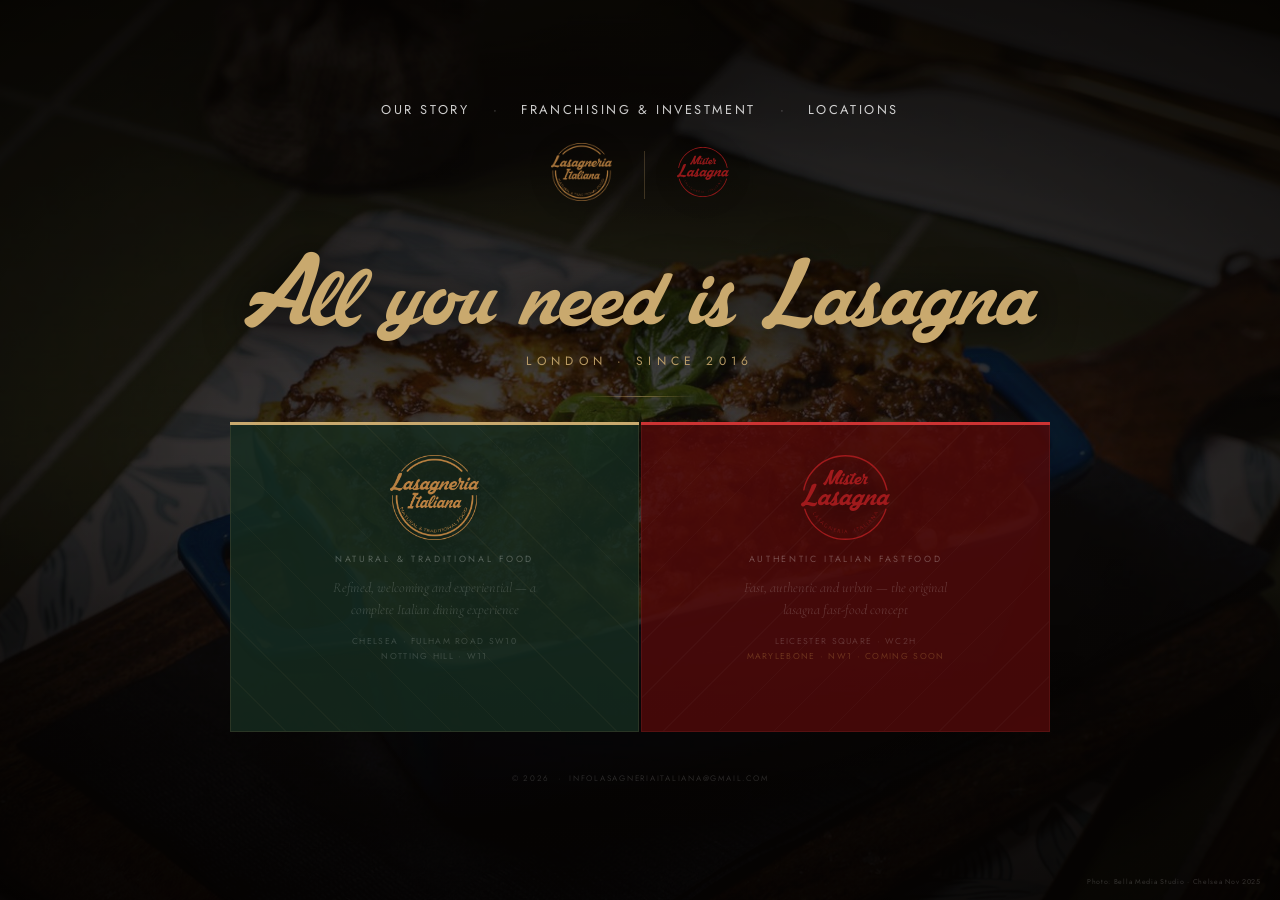
<file: index.html>
<!DOCTYPE html>
<html lang="en">
<head>
<meta charset="UTF-8">
<meta name="viewport" content="width=device-width, initial-scale=1.0, maximum-scale=1.0">
<title>All you need is Lasagna – Lasagneria Italiana & Mister Lasagna London</title>
<meta name="description" content="Two authentic Italian restaurant concepts in London.">
<link rel="preconnect" href="https://fonts.googleapis.com">
<link href="https://fonts.googleapis.com/css2?family=Playfair+Display:ital,wght@0,400;0,700;1,400&family=Cormorant+Garamond:ital,wght@0,300;0,400;1,300;1,400&family=Jost:wght@300;400;500&display=swap" rel="stylesheet">
<style>
@font-face {font-family:'Mastoc';src:url('assets/mastoc.ttf') format('truetype');font-weight:normal;font-style:normal;}

/* ─── RESET ─────────────────────────────── */
*,*::before,*::after{box-sizing:border-box;margin:0;padding:0;}
html,body{width:100%;height:100%;font-family:'Jost',sans-serif;}

/* ─── DESKTOP SPLASH ─────────────────────── */
.mobile-splash{display:none;}
.desktop-splash{display:block;}

html.desktop,body.desktop{height:100%;overflow:hidden;}
.bg{position:fixed;inset:0;z-index:0;}
.bg img{position:absolute;inset:0;width:100%;height:100%;object-fit:cover;object-position:center 45%;filter:brightness(0.33) saturate(0.8);transition:opacity 2.5s ease;}
.bg-overlay{position:fixed;inset:0;z-index:1;background:radial-gradient(ellipse at center,rgba(0,0,0,0) 20%,rgba(0,0,0,0.72) 100%),linear-gradient(to bottom,rgba(0,0,0,0.52) 0%,rgba(0,0,0,0) 50%,rgba(0,0,0,0.62) 100%);}
.bg-tint{position:fixed;inset:0;z-index:2;background:rgba(18,6,0,0.2);}
.splash{position:relative;z-index:10;min-height:100vh;display:flex;flex-direction:column;align-items:center;justify-content:center;padding:2rem 2rem 3rem;text-align:center;}
.splash-nav{display:flex;gap:1.5rem;margin-bottom:1.5rem;animation:fadeDown 0.8s ease 0.05s both;}
.splash-nav a{font-size:0.8rem;letter-spacing:0.2em;text-transform:uppercase;color:rgba(255,255,255,0.8);text-decoration:none;transition:color 0.2s;}
.splash-nav a:hover{color:#C9A96E;}
.splash-nav-divider{color:rgba(255,255,255,0.3);font-size:0.8rem;}
.top-logos{display:flex;align-items:center;justify-content:center;gap:2rem;margin-bottom:2.2rem;animation:fadeDown 0.8s ease 0.1s both;}
.top-logo-li{height:58px;width:auto;filter:drop-shadow(0 2px 12px rgba(0,0,0,0.8));opacity:0.9;transition:opacity 0.3s,transform 0.3s;}
.top-logo-li:hover{opacity:1;transform:scale(1.05);}
.top-logo-ml{height:50px;width:auto;filter:drop-shadow(0 2px 12px rgba(0,0,0,0.8));opacity:0.9;transition:opacity 0.3s,transform 0.3s;}
.top-logo-ml:hover{opacity:1;transform:scale(1.05);}
.top-divider{width:1px;height:48px;background:rgba(201,169,110,0.25);}
.slogan{font-family:'Mastoc',cursive;font-size:clamp(3rem,8vw,7.5rem);color:#C9A96E;line-height:1;margin-bottom:0.5rem;text-shadow:0 2px 40px rgba(0,0,0,0.95);animation:fadeDown 0.9s ease both;}
.slogan-sub{font-size:0.75rem;letter-spacing:0.45em;text-transform:uppercase;color:rgba(201,169,110,0.9);margin-bottom:1.6rem;animation:fadeDown 0.9s ease 0.12s both;}
.divider{width:110px;height:1px;background:linear-gradient(to right,transparent,rgba(201,169,110,0.5),transparent);margin-bottom:1.6rem;animation:fadeIn 1s ease 0.25s both;}
.brands{display:flex;gap:2px;width:100%;max-width:820px;animation:fadeUp 0.9s ease 0.4s both;}
.brand-card{flex:1;position:relative;overflow:hidden;cursor:pointer;text-decoration:none;display:block;height:310px;transition:flex 0.55s cubic-bezier(0.4,0,0.2,1);}
.brand-card:hover{flex:1.45;}
.brand-bg{position:absolute;inset:0;}
.card-li .brand-bg{background:rgba(22,44,32,0.84);border:1px solid rgba(201,169,110,0.13);}
.card-ml .brand-bg{background:rgba(80,10,10,0.84);border:1px solid rgba(255,100,100,0.1);}
.card-li:hover .brand-bg{background:rgba(22,44,32,0.93);}
.card-ml:hover .brand-bg{background:rgba(80,10,10,0.93);}
.card-li .brand-bg::after{content:'';position:absolute;inset:0;background-image:repeating-linear-gradient(45deg,transparent,transparent 38px,rgba(201,169,110,0.045) 38px,rgba(201,169,110,0.045) 39px);}
.card-ml .brand-bg::after{content:'';position:absolute;inset:0;background-image:repeating-linear-gradient(-45deg,transparent,transparent 38px,rgba(255,255,255,0.025) 38px,rgba(255,255,255,0.025) 39px);}
.brand-card::before{content:'';position:absolute;top:0;left:0;right:0;height:3px;z-index:3;}
.card-li::before{background:#C9A96E;}
.card-ml::before{background:#cc3333;}
.brand-content{position:absolute;inset:0;z-index:2;display:flex;flex-direction:column;align-items:center;justify-content:center;padding:2.5rem 2rem;gap:0.75rem;}
.brand-logo{height:85px;width:auto;transition:transform 0.45s ease;filter:drop-shadow(0 2px 16px rgba(0,0,0,0.6));}
.brand-card:hover .brand-logo{transform:translateY(-5px);}
.brand-label{font-size:0.56rem;letter-spacing:0.3em;text-transform:uppercase;color:rgba(255,255,255,0.28);transition:color 0.3s;}
.brand-card:hover .brand-label{color:rgba(255,255,255,0.65);}
.brand-tagline{font-family:'Cormorant Garamond',serif;font-size:0.88rem;font-style:italic;font-weight:300;color:rgba(255,255,255,0.2);line-height:1.55;max-width:220px;text-align:center;transition:color 0.3s;}
.brand-card:hover .brand-tagline{color:rgba(255,255,255,0.52);}
.brand-locs{display:flex;flex-direction:column;gap:0.2rem;margin-top:0.15rem;}
.brand-loc{font-size:0.54rem;letter-spacing:0.15em;text-transform:uppercase;color:rgba(255,255,255,0.17);text-align:center;transition:color 0.3s;}
.brand-card:hover .brand-loc{color:rgba(255,255,255,0.48);}
.brand-loc.coming{color:rgba(255,200,100,0.22);}
.brand-card:hover .brand-loc.coming{color:rgba(255,200,100,0.65);}
.brand-cta{margin-top:0.5rem;font-size:0.6rem;letter-spacing:0.22em;text-transform:uppercase;padding-bottom:0.18rem;font-weight:400;transition:all 0.3s;opacity:0;}
.card-li .brand-cta{color:#C9A96E;border-bottom:1px solid rgba(201,169,110,0.5);}
.card-ml .brand-cta{color:#ffb3b3;border-bottom:1px solid rgba(255,150,150,0.5);}
.brand-card:hover .brand-cta{opacity:1;}
.splash-footer{margin-top:2.5rem;font-size:0.5rem;letter-spacing:0.22em;text-transform:uppercase;color:rgba(255,255,255,0.15);}
.photo-credit{position:fixed;bottom:0.8rem;right:1.2rem;z-index:20;font-size:0.44rem;letter-spacing:0.1em;color:rgba(255,255,255,0.18);}

@keyframes fadeDown{from{opacity:0;transform:translateY(-16px)}to{opacity:1;transform:translateY(0)}}
@keyframes fadeUp{from{opacity:0;transform:translateY(16px)}to{opacity:1;transform:translateY(0)}}
@keyframes fadeIn{from{opacity:0}to{opacity:1}}

/* ─── MOBILE SPLASH ─────────────────────── */
@media (max-width:768px) {
  html,body{overflow:hidden;height:100%;}
  .desktop-splash{display:none;}
  .mobile-splash{display:block;height:100vh;}

  .mob-scroll{
    height:100vh;
    overflow-y:scroll;
    scroll-snap-type:y mandatory;
    -webkit-overflow-scrolling:touch;
  }
  .mob-screen{
    scroll-snap-align:start;
    height:100vh;
    width:100%;
    position:relative;
    display:flex;
    flex-direction:column;
    align-items:center;
    justify-content:center;
    overflow:hidden;
    padding:0 2rem;
  }
  .mob-bg{position:absolute;inset:0;z-index:0;}
  .mob-bg img{width:100%;height:100%;object-fit:cover;object-position:center;}
  .mob-bg::after{content:'';position:absolute;inset:0;}

  /* Screen overlays */
  .mob-s1 .mob-bg img{filter:brightness(0.28) saturate(0.7);}
  .mob-s1 .mob-bg::after{background:linear-gradient(to bottom,rgba(0,0,0,0.5) 0%,rgba(0,0,0,0.1) 50%,rgba(0,0,0,0.65) 100%);}
  .mob-s2 .mob-bg img{filter:brightness(0.22);}
  .mob-s2 .mob-bg::after{background:rgba(15,38,22,0.78);}
  .mob-s3 .mob-bg img{filter:brightness(0.18);}
  .mob-s3 .mob-bg::after{background:rgba(70,8,8,0.82);}

  /* Accent top bar */
  .mob-s2::before{content:'';position:absolute;top:0;left:0;right:0;height:3px;background:#C9A96E;z-index:3;}
  .mob-s3::before{content:'';position:absolute;top:0;left:0;right:0;height:3px;background:#cc3333;z-index:3;}

  .mob-content{
    position:relative;z-index:2;
    text-align:center;width:100%;
    display:flex;flex-direction:column;align-items:center;
  }

  /* Screen 1 */
  .mob-logos{display:flex;align-items:center;justify-content:center;gap:1.8rem;margin-bottom:2.2rem;}
  .mob-logos img.li{height:68px;width:auto;filter:drop-shadow(0 2px 8px rgba(0,0,0,0.9));}
  .mob-logos img.ml{height:56px;width:auto;filter:drop-shadow(0 2px 8px rgba(0,0,0,0.9));}
  .mob-logos-div{width:1px;height:56px;background:rgba(201,169,110,0.3);}
  .mob-slogan{font-family:'Mastoc',cursive;font-size:clamp(2.2rem,9vw,3.5rem);color:#C9A96E;line-height:1.05;text-shadow:0 2px 25px rgba(0,0,0,0.95);margin-bottom:0.5rem;}
  .mob-since{font-size:0.7rem;letter-spacing:0.38em;text-transform:uppercase;color:rgba(201,169,110,0.9);margin-bottom:2rem;}
  .mob-hr{width:60px;height:1px;background:linear-gradient(to right,transparent,rgba(201,169,110,0.5),transparent);margin-bottom:2rem;}
  .mob-links{display:flex;flex-direction:column;gap:0.85rem;}
  .mob-links a{font-size:0.78rem;letter-spacing:0.25em;text-transform:uppercase;color:rgba(255,255,255,0.85);text-decoration:none;}

  /* Scroll hint */
  .mob-hint{
    position:absolute;bottom:2rem;left:50%;transform:translateX(-50%);
    z-index:3;display:flex;flex-direction:column;align-items:center;gap:0.3rem;
    animation:bounce 1.8s ease infinite;
  }
  .mob-hint span{font-size:0.45rem;letter-spacing:0.25em;text-transform:uppercase;color:rgba(255,255,255,0.3);}
  .mob-hint svg{width:14px;height:14px;stroke:rgba(255,255,255,0.3);fill:none;stroke-width:2;}
  @keyframes bounce{0%,100%{transform:translateX(-50%) translateY(0)}50%{transform:translateX(-50%) translateY(5px)}}

  /* Screens 2 & 3 */
  .mob-brand-logo{width:auto;margin-bottom:1.2rem;filter:drop-shadow(0 4px 18px rgba(0,0,0,0.7));}
  .mob-s2 .mob-brand-logo{height:90px;}
  .mob-s3 .mob-brand-logo{height:80px;}
  .mob-badge{font-size:0.5rem;letter-spacing:0.28em;text-transform:uppercase;margin-bottom:0.7rem;}
  .mob-s2 .mob-badge{color:#C9A96E;}
  .mob-s3 .mob-badge{color:#C9A96E;}
  .mob-tagline{font-family:'Cormorant Garamond',serif;font-size:1.1rem;font-style:italic;font-weight:400;line-height:1.55;max-width:290px;color:rgba(255,255,255,0.72);margin-bottom:1.2rem;}
  .mob-locs{display:flex;flex-direction:column;gap:0.25rem;margin-bottom:1.8rem;}
  .mob-loc{font-size:0.58rem;letter-spacing:0.16em;text-transform:uppercase;color:rgba(255,255,255,0.55);}
  .mob-loc.coming{color:rgba(255,200,100,0.5);}
  .mob-cta{
    display:block;padding:0.95rem 0;width:260px;
    font-size:0.7rem;letter-spacing:0.2em;text-transform:uppercase;
    font-weight:500;text-decoration:none;text-align:center;
  }
  .mob-cta-li{background:#C9A96E;color:#1C3228;}
  .mob-cta-ml{background:#cc3333;color:white;}

  /* Dot nav */
  .mob-dots{
    position:fixed;right:1rem;top:50%;transform:translateY(-50%);
    z-index:100;display:flex;flex-direction:column;gap:0.5rem;
  }
  .mob-dot{
    width:6px;height:6px;border-radius:50%;
    background:rgba(255,255,255,0.25);
    transition:background 0.3s,transform 0.3s;
    border:none;cursor:pointer;padding:0;
  }
  .mob-dot.active{background:#C9A96E;transform:scale(1.5);}
}
</style>
</head>
<body>

<!-- DESKTOP -->
<div class="desktop-splash">
  <div class="bg">
    <img id="bg1" src="assets/photo_221.jpg" alt="" style="opacity:1;">
    <img id="bg2" src="assets/photo_101.jpg" alt="" style="opacity:0;">
  </div>
  <div class="bg-overlay"></div>
  <div class="bg-tint"></div>
  <div class="splash">
    <div class="splash-nav">
      <a href="our-story.html">Our Story</a>
      <span class="splash-nav-divider">·</span>
      <a href="franchising.html">Franchising &amp; Investment</a>
      <span class="splash-nav-divider">·</span>
      <a href="locations.html">Locations</a>
    </div>
    <div class="top-logos">
      <a href="lasagneria/index.html"><img class="top-logo-li" src="assets/li_logo.png" alt="Lasagneria Italiana"></a>
      <div class="top-divider"></div>
      <a href="mister/index.html"><img class="top-logo-ml" src="assets/ml_logo.svg" alt="Mister Lasagna"></a>
    </div>
    <div class="slogan">All you need is Lasagna</div>
    <div class="slogan-sub">London · Since 2016</div>
    <div class="divider"></div>
    <div class="brands">
      <a class="brand-card card-li" href="lasagneria/index.html">
        <div class="brand-bg"></div>
        <div class="brand-content">
          <img class="brand-logo" src="assets/li_logo.png" alt="Lasagneria Italiana">
          <div class="brand-label">Natural &amp; Traditional Food</div>
          <div class="brand-tagline">Refined, welcoming and experiential — a complete Italian dining experience</div>
          <div class="brand-locs">
            <span class="brand-loc">Chelsea · Fulham Road SW10</span>
            <span class="brand-loc">Notting Hill · W11</span>
          </div>
          <div class="brand-cta">Enter &rarr;</div>
        </div>
      </a>
      <a class="brand-card card-ml" href="mister/index.html">
        <div class="brand-bg"></div>
        <div class="brand-content">
          <img class="brand-logo" src="assets/ml_logo.svg" alt="Mister Lasagna">
          <div class="brand-label">Authentic Italian Fastfood</div>
          <div class="brand-tagline">Fast, authentic and urban — the original lasagna fast-food concept</div>
          <div class="brand-locs">
            <span class="brand-loc">Leicester Square · WC2H</span>
            <span class="brand-loc coming">Marylebone · NW1 · Coming Soon</span>
          </div>
          <div class="brand-cta">Enter &rarr;</div>
        </div>
      </a>
    </div>
    <div class="splash-footer">© 2026 &nbsp;·&nbsp; infolasagneriaitaliana@gmail.com</div>
  </div>
  <div class="photo-credit">Photo: Bella Media Studio · Chelsea Nov 2025</div>
</div>

<!-- MOBILE — 3 full-screen snap panels -->
<div class="mobile-splash">
  <div class="mob-dots" id="mobDots">
    <button class="mob-dot active" data-idx="0"></button>
    <button class="mob-dot" data-idx="1"></button>
    <button class="mob-dot" data-idx="2"></button>
  </div>
  <div class="mob-scroll" id="mobScroll">

    <!-- Panel 1: Brand identity -->
    <div class="mob-screen mob-s1">
      <div class="mob-bg"><img src="assets/photo_221.jpg" alt=""></div>
      <div class="mob-content">
        <div class="mob-logos">
          <img class="li" src="assets/li_logo.png" alt="Lasagneria Italiana">
          <div class="mob-logos-div"></div>
          <img class="ml" src="assets/ml_logo.svg" alt="Mister Lasagna">
        </div>
        <div class="mob-slogan">All you need is Lasagna</div>
        <div class="mob-since">London · Since 2016</div>
        <div class="mob-hr"></div>
        <div class="mob-links">
          <a href="our-story.html">Our Story</a>
          <a href="franchising.html">Franchising &amp; Investment</a>
          <a href="locations.html">Locations</a>
        </div>
      </div>
      <div class="mob-hint">
        <span>Scroll</span>
        <svg viewBox="0 0 24 24"><polyline points="6 9 12 15 18 9"></polyline></svg>
      </div>
    </div>

    <!-- Panel 2: Lasagneria Italiana -->
    <div class="mob-screen mob-s2">
      <div class="mob-bg"><img src="assets/food_015.jpg" alt="Lasagneria Italiana"></div>
      <div class="mob-content">
        <img class="mob-brand-logo" src="assets/li_logo.png" alt="Lasagneria Italiana">
        <div class="mob-badge">Natural &amp; Traditional Food</div>
        <div class="mob-tagline">Refined, welcoming and experiential — a complete Italian dining experience</div>
        <div class="mob-locs">
          <span class="mob-loc">Chelsea · Fulham Road SW10</span>
          <span class="mob-loc">Notting Hill · W11</span>
        </div>
        <a href="lasagneria/index.html" class="mob-cta mob-cta-li">Enter Lasagneria Italiana</a>
      </div>
    </div>

    <!-- Panel 3: Mister Lasagna -->
    <div class="mob-screen mob-s3">
      <div class="mob-bg"><img src="assets/photo_101.jpg" alt="Mister Lasagna"></div>
      <div class="mob-content">
        <img class="mob-brand-logo" src="assets/ml_logo.svg" alt="Mister Lasagna">
        <div class="mob-badge">Authentic Italian Fastfood</div>
        <div class="mob-tagline">Fast, authentic and urban — the original lasagna fast-food concept</div>
        <div class="mob-locs">
          <span class="mob-loc">Leicester Square · WC2H</span>
          <span class="mob-loc coming">Marylebone · NW1 · Coming Soon</span>
        </div>
        <a href="mister/index.html" class="mob-cta mob-cta-ml">Enter Mister Lasagna</a>
      </div>
    </div>

  </div>
</div>

<script>
// Desktop crossfade
var bg1=document.getElementById('bg1'),bg2=document.getElementById('bg2'),sw=true;
if(bg1&&bg2)setInterval(function(){sw=!sw;bg1.style.opacity=sw?'1':'0';bg2.style.opacity=sw?'0':'1';},6000);

// Mobile dot nav — use scrollIntoView instead of calculated position
var screens = document.querySelectorAll('.mob-screen');
var dots = document.querySelectorAll('.mob-dot');

dots.forEach(function(btn){
  btn.addEventListener('click',function(){
    var idx = parseInt(btn.getAttribute('data-idx'));
    if(screens[idx]) screens[idx].scrollIntoView({behavior:'smooth'});
  });
});

// Update dots on scroll
var scroller = document.getElementById('mobScroll');
if(scroller){
  scroller.addEventListener('scroll',function(){
    var h = scroller.clientHeight;
    var top = scroller.scrollTop;
    var idx = Math.round(top/h);
    idx = Math.max(0, Math.min(idx, screens.length-1));
    dots.forEach(function(d,i){d.classList.toggle('active',i===idx);});
  },{passive:true});
}
</script>
</body>
</html>
</file>
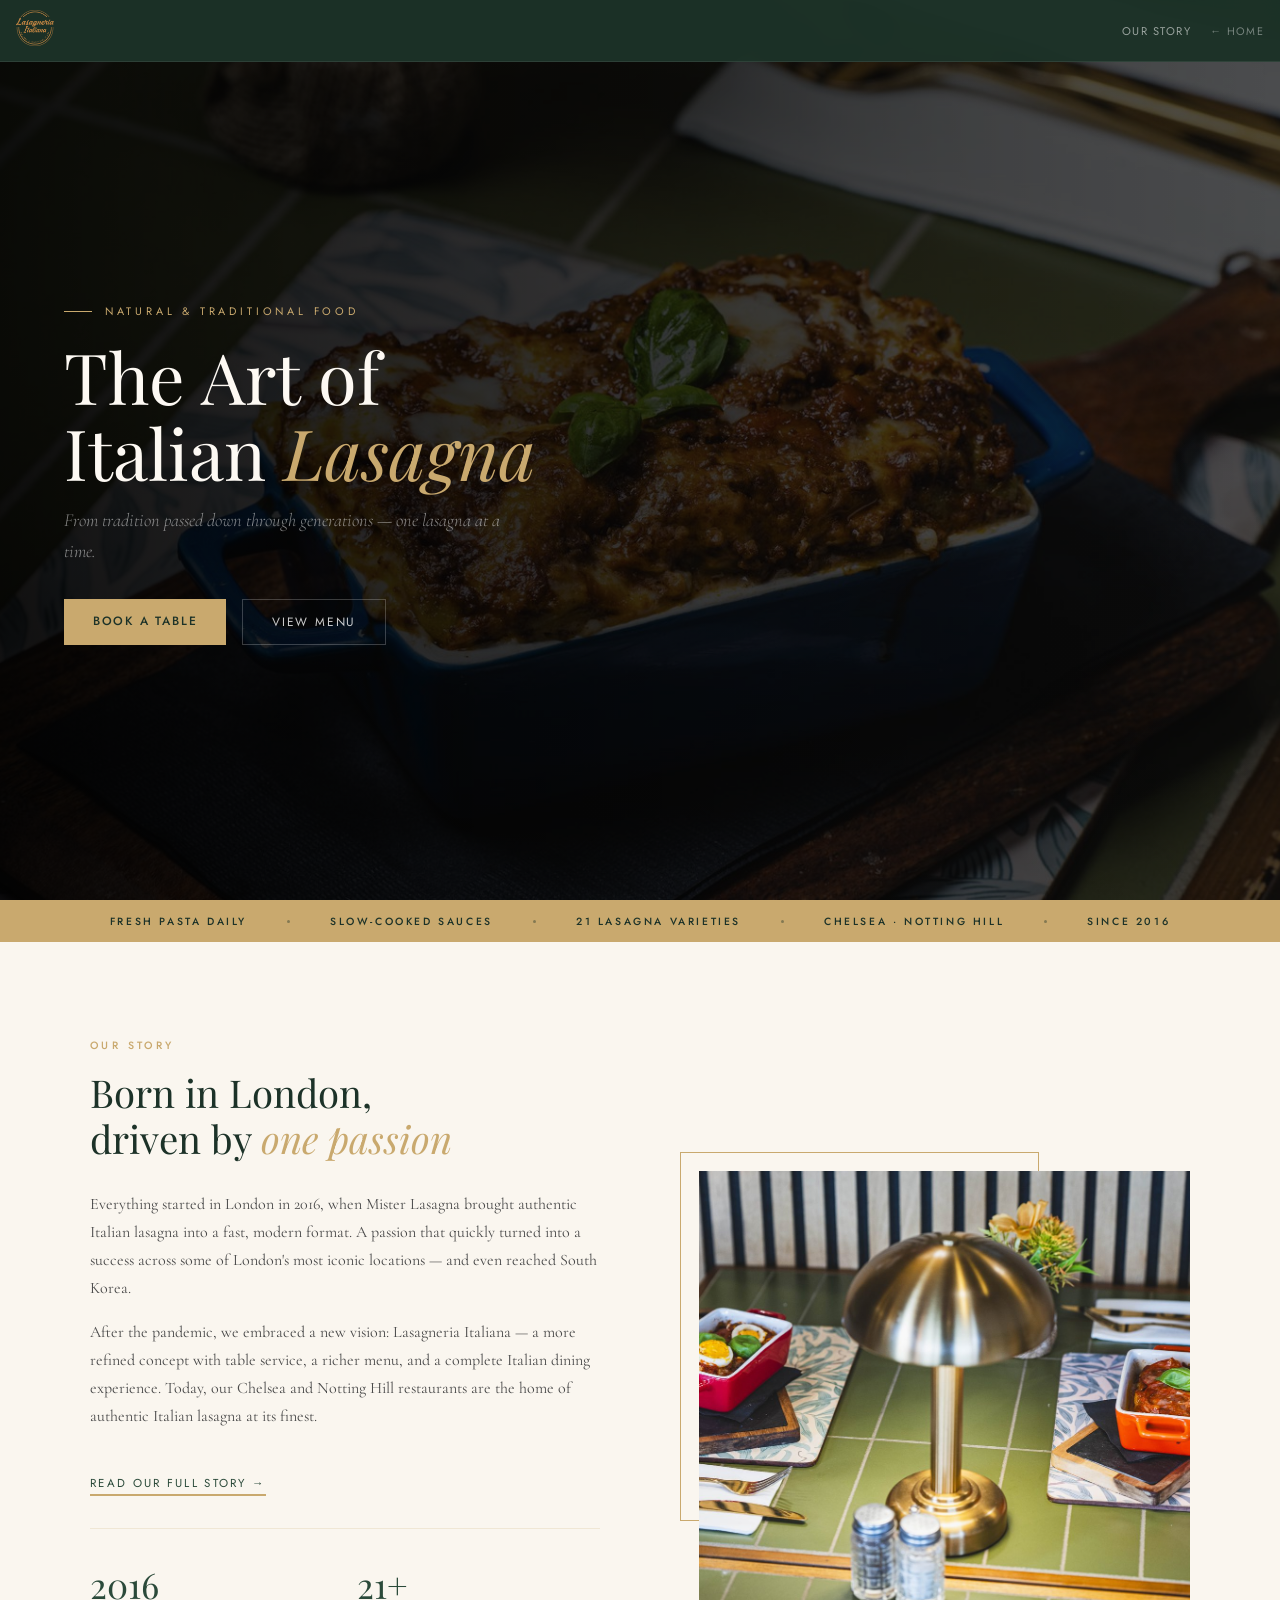
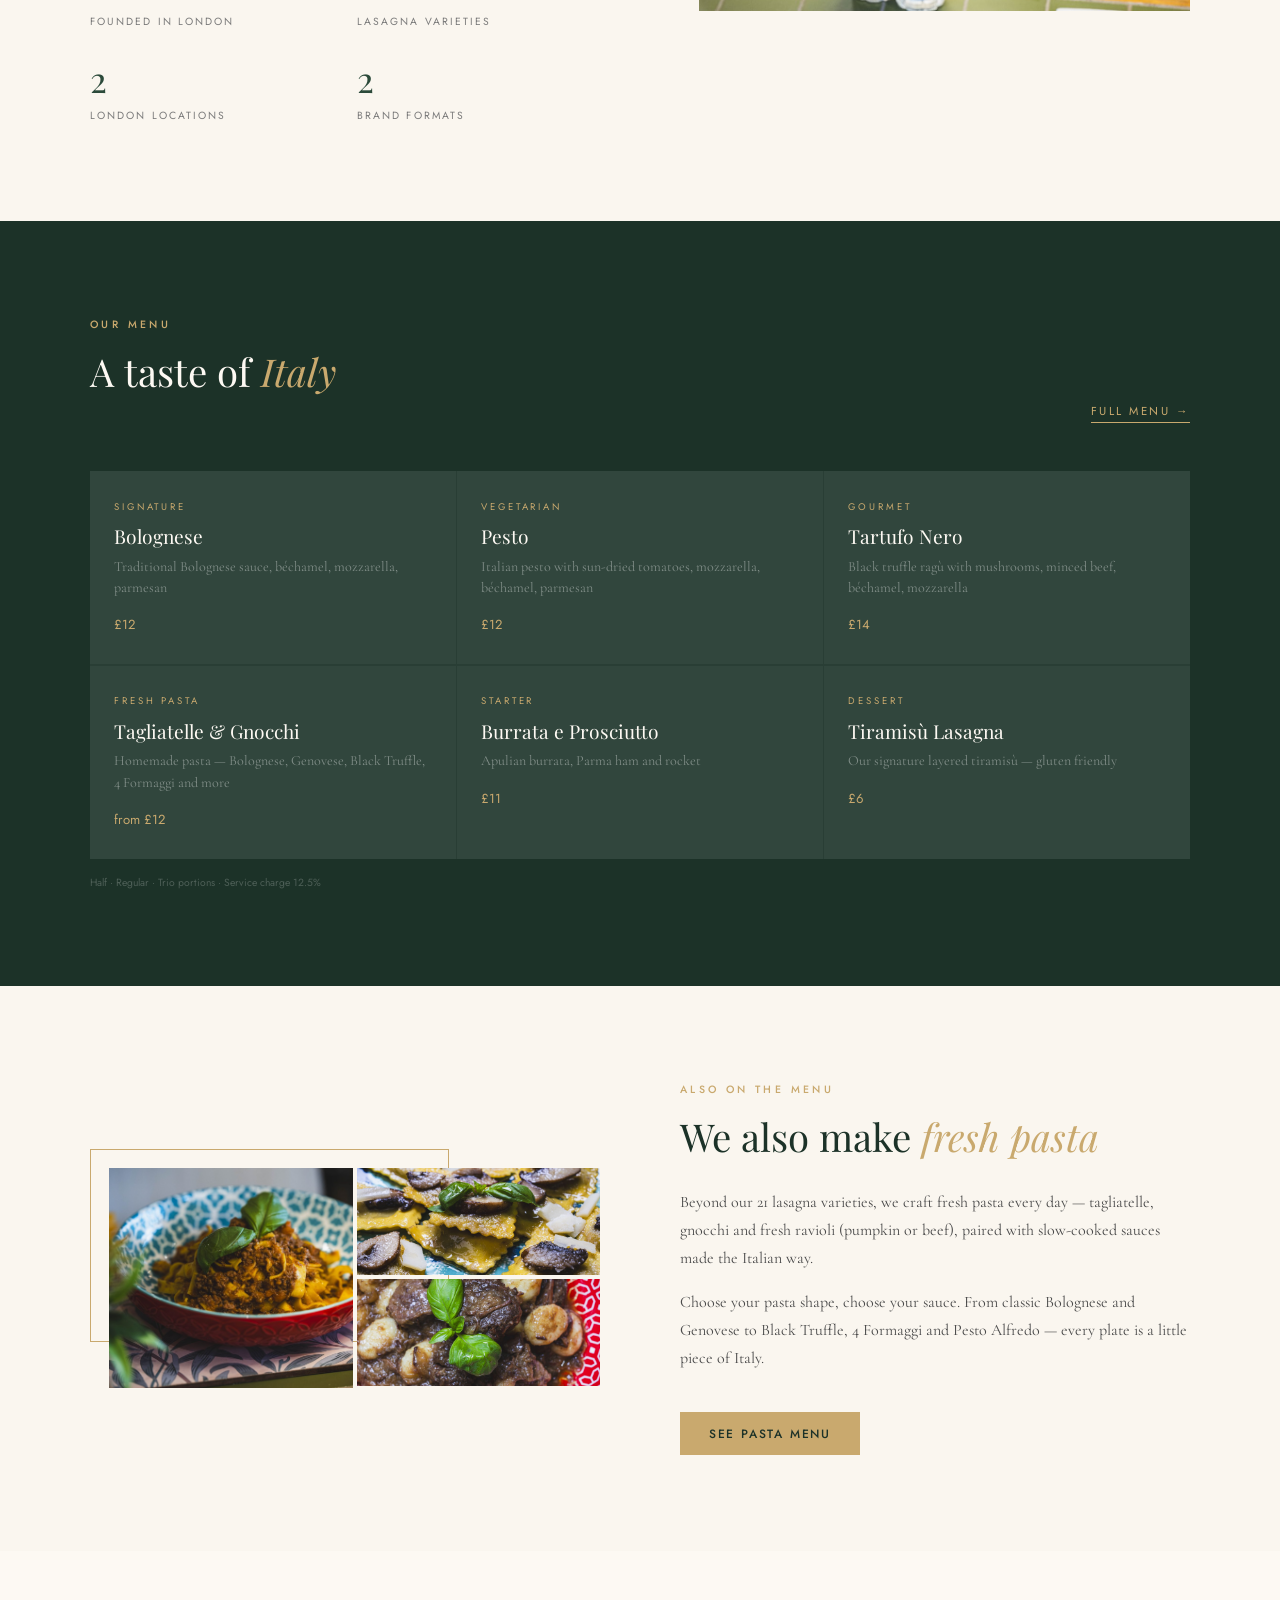
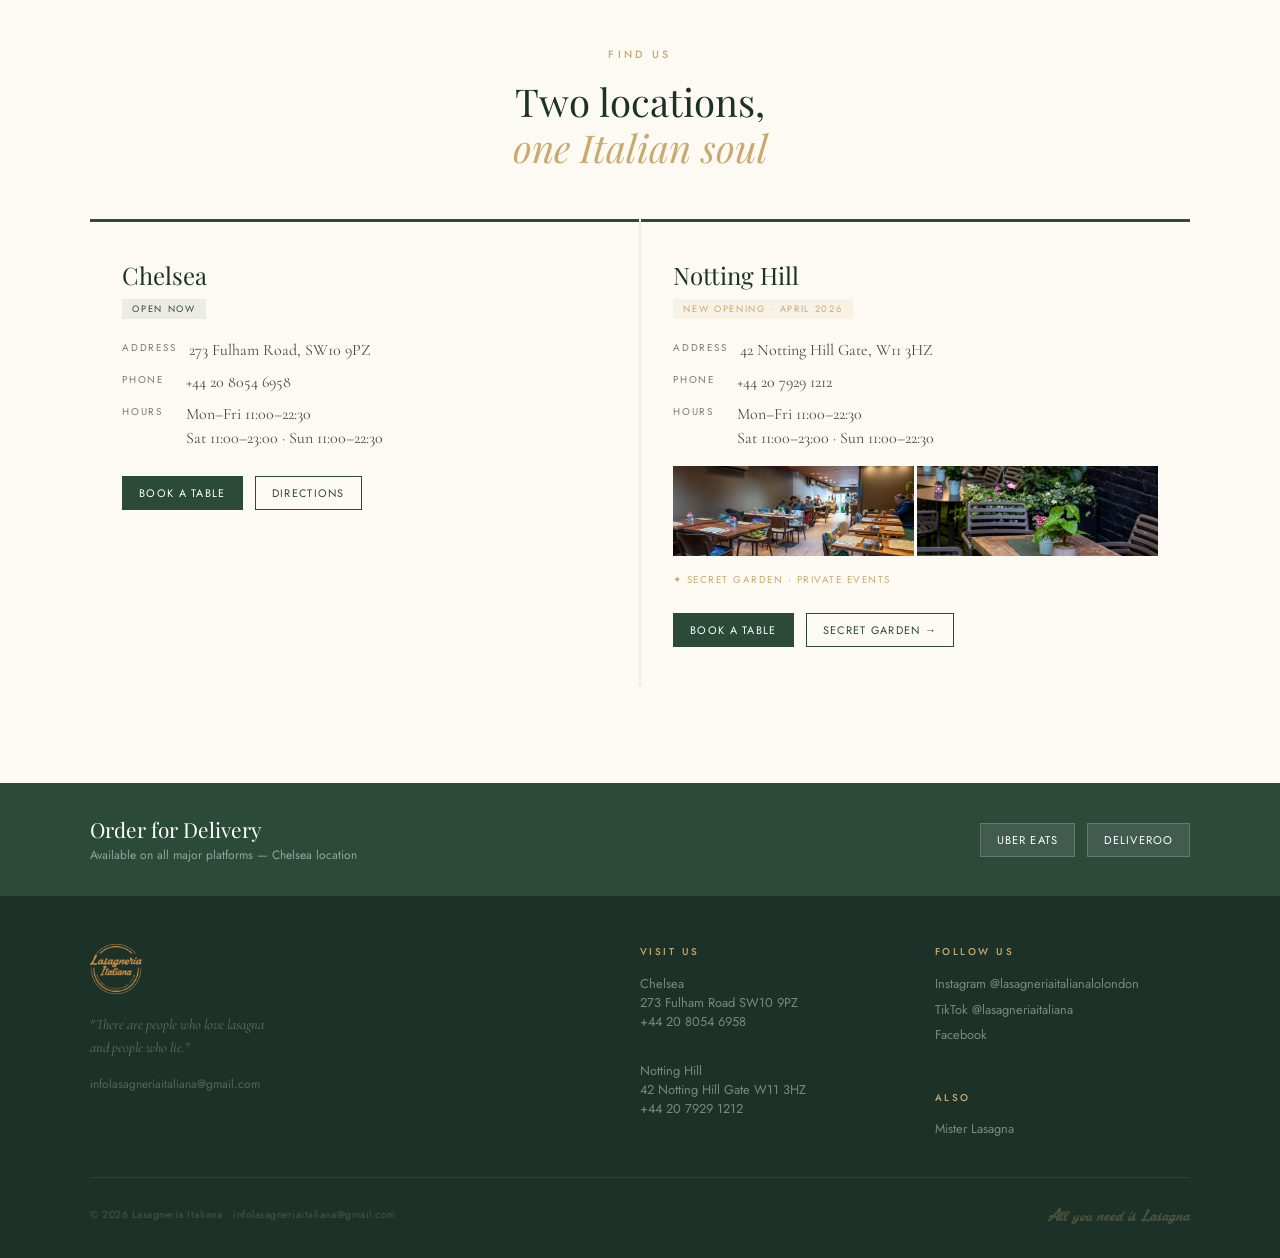
<file: lasagneria/index.html>
<!DOCTYPE html>
<html lang="en">
<head>
<meta charset="UTF-8">
<meta name="viewport" content="width=device-width, initial-scale=1.0">
<title>Lasagneria Italiana – Natural & Traditional Food</title>
<link rel="preconnect" href="https://fonts.googleapis.com">
<link href="https://fonts.googleapis.com/css2?family=Playfair+Display:ital,wght@0,400;0,700;1,400&family=Cormorant+Garamond:ital,wght@0,300;0,400;1,300;1,400&family=Jost:wght@300;400;500&display=swap" rel="stylesheet">
<style>
@font-face {
  font-family: 'Mastoc';
  src: url('../assets/mastoc.ttf') format('truetype');
  font-weight: normal; font-style: normal;
}

:root {
  --forest: #2B4A3A;
  --forest-dark: #1C3228;
  --forest-light: #3D6B55;
  --gold: #C9A96E;
  --gold-light: #E8C98A;
  --cream: #FAF6EF;
  --warm-white: #FDF9F3;
  --ml-red: #8B1A1A;
  --ml-red-dark: #5C0E0E;
  --text-dark: #1A1A1A;
  --text-mid: #4A4A4A;
  --text-light: #7A7A7A;
}
* { margin:0; padding:0; box-sizing:border-box; }
html { scroll-behavior:smooth; }
body { font-family:'Jost',sans-serif; background:var(--cream); color:var(--text-dark); overflow-x:hidden; }

/* NAV */
nav { position:fixed; top:0; left:0; right:0; z-index:100; display:flex; align-items:center; justify-content:space-between; padding:0.85rem 3rem; backdrop-filter:blur(8px); border-bottom:1px solid rgba(255,255,255,0.08); }
nav.li-nav { background:rgba(28,50,40,0.97); }
nav.ml-nav { background:rgba(80,10,10,0.97); }
.nav-logo img { height:48px; width:auto; }
.nav-links { display:flex; gap:2rem; list-style:none; align-items:center; }
.nav-links a { color:rgba(255,255,255,0.72); text-decoration:none; font-size:0.73rem; letter-spacing:0.15em; text-transform:uppercase; font-weight:400; transition:color 0.2s; }
.nav-links a:hover { color:var(--gold); }
.nav-links a.ml { color:rgba(255,255,255,0.72); }
.nav-links a.ml:hover { color:#ffb3b3; }
.nav-cta { padding:0.5rem 1.2rem; font-size:0.7rem; letter-spacing:0.15em; text-transform:uppercase; font-weight:500; cursor:pointer; border:none; font-family:'Jost',sans-serif; text-decoration:none; transition:background 0.2s; }
.nav-cta.li { background:var(--gold); color:var(--forest-dark); }
.nav-cta.li:hover { background:var(--gold-light); }
.nav-cta.ml { background:#cc3333; color:white; }
.nav-cta.ml:hover { background:#dd4444; }
.nav-switch { font-size:0.62rem; letter-spacing:0.12em; text-transform:uppercase; color:rgba(255,255,255,0.3); text-decoration:none; border-bottom:1px solid rgba(255,255,255,0.15); padding-bottom:0.1rem; transition:color 0.2s; }
.nav-switch:hover { color:rgba(255,255,255,0.7); }

/* HERO */
.hero { min-height:100vh; display:flex; align-items:center; position:relative; overflow:hidden; padding:6rem 4rem 3rem; }
.hero-bg { position:absolute; inset:0; background-size:cover; background-position:center; filter:brightness(0.32) saturate(0.8); }
.hero-overlay { position:absolute; inset:0; background:linear-gradient(to right, rgba(0,0,0,0.75) 0%, rgba(0,0,0,0.2) 65%, rgba(0,0,0,0) 100%); }
.hero-content { position:relative; z-index:2; max-width:620px; }
.hero-eyebrow { font-size:0.68rem; letter-spacing:0.35em; text-transform:uppercase; color:var(--gold); margin-bottom:1.2rem; display:flex; align-items:center; gap:0.8rem; }
.hero-eyebrow::before { content:''; display:inline-block; width:28px; height:1px; background:var(--gold); }
.hero h1 { font-family:'Playfair Display',serif; font-size:clamp(2.8rem,5.5vw,5rem); line-height:1.08; color:#FDF9F3; font-weight:400; margin-bottom:0.9rem; }
.hero h1 em { font-style:italic; }
.hero-sub { font-family:'Cormorant Garamond',serif; font-size:1.15rem; color:rgba(255,255,255,0.5); font-weight:300; margin-bottom:2rem; line-height:1.7; font-style:italic; max-width:460px; }
.hero-actions { display:flex; gap:1rem; flex-wrap:wrap; }
.btn { display:inline-block; text-decoration:none; font-family:'Jost',sans-serif; font-size:0.75rem; letter-spacing:0.15em; text-transform:uppercase; padding:0.8rem 1.8rem; cursor:pointer; border:none; transition:all 0.2s; font-weight:400; }
.btn-gold { background:var(--gold); color:var(--forest-dark); font-weight:500; }
.btn-gold:hover { background:var(--gold-light); }
.btn-red { background:#cc3333; color:white; font-weight:500; }
.btn-red:hover { background:#dd4444; }
.btn-ghost { background:transparent; color:rgba(255,255,255,0.8); border:1px solid rgba(255,255,255,0.22); }
.btn-ghost:hover { border-color:var(--gold); color:var(--gold); }

/* STRIP */
.strip { padding:0.85rem 3rem; display:flex; align-items:center; justify-content:center; gap:2.5rem; overflow:hidden; flex-wrap:wrap; }
.strip.gold { background:var(--gold); }
.strip.red { background:#cc3333; }
.strip-item { font-size:0.65rem; letter-spacing:0.25em; text-transform:uppercase; font-weight:500; white-space:nowrap; }
.strip.gold .strip-item { color:var(--forest-dark); }
.strip.red .strip-item { color:rgba(255,255,255,0.9); }
.strip-dot { width:3px; height:3px; border-radius:50%; flex-shrink:0; opacity:0.4; }
.strip.gold .strip-dot { background:var(--forest-dark); }
.strip.red .strip-dot { background:rgba(255,255,255,0.8); }

/* SECTIONS */
.section { padding:6rem 3rem; }
.section-inner { max-width:1100px; margin:0 auto; }
.section-dark { background:var(--forest-dark); }
.section-red-dark { background:var(--ml-red-dark); }
.section-cream { background:var(--cream); }
.section-warm { background:var(--warm-white); }
.section-label { font-size:0.66rem; letter-spacing:0.32em; text-transform:uppercase; color:var(--gold); margin-bottom:1rem; font-weight:500; }
.section-label.red { color:#ff9999; }
h2.section-title { font-family:'Playfair Display',serif; font-size:clamp(1.8rem,3vw,2.8rem); line-height:1.2; font-weight:400; margin-bottom:1.8rem; }
h2.section-title.light { color:var(--warm-white); }
h2.section-title.dark { color:var(--forest-dark); }
h2.section-title em { font-style:italic; color:var(--gold); }
h2.section-title em.red { color:#ff9999; }

/* TWO-COL */
.two-col { display:grid; grid-template-columns:1fr 1fr; gap:5rem; align-items:center; }
.prose p { font-family:'Cormorant Garamond',serif; font-size:1.1rem; line-height:1.8; color:var(--text-mid); margin-bottom:1rem; font-weight:300; }
.prose p.light { color:rgba(255,255,255,0.55); }
.stats { display:grid; grid-template-columns:1fr 1fr; gap:1.5rem; margin-top:2rem; padding-top:2rem; border-top:1px solid rgba(201,169,110,0.2); }
.stat-num { font-family:'Playfair Display',serif; font-size:2.2rem; color:var(--forest); font-weight:400; display:block; }
.stat-num.gold { color:var(--gold); }
.stat-label { font-size:0.65rem; letter-spacing:0.2em; text-transform:uppercase; color:var(--text-light); margin-top:0.2rem; }
.stat-label.muted { color:rgba(255,255,255,0.35); }

/* PHOTO FRAME */
.photo-frame { position:relative; padding:1.2rem 0 0 1.2rem; }
.photo-frame::before { content:''; position:absolute; top:0; left:0; width:70%; height:80%; border:1px solid var(--gold); }
.photo-frame img { width:100%; height:440px; object-fit:cover; position:relative; z-index:1; display:block; }
.photo-frame.red-border::before { border-color:#cc3333; }

/* MENU GRID */
.menu-grid { display:grid; grid-template-columns:repeat(3,1fr); gap:1.5px; background:rgba(255,255,255,0.06); }
.menu-card { background:rgba(255,255,255,0.04); padding:1.8rem 1.5rem; transition:background 0.3s; }
.menu-card:hover { background:rgba(255,255,255,0.09); }
.menu-tag { font-size:0.6rem; letter-spacing:0.3em; text-transform:uppercase; color:var(--gold); margin-bottom:0.6rem; }
.menu-tag.red { color:#ff9999; }
.menu-card h3 { font-family:'Playfair Display',serif; font-size:1.2rem; color:var(--warm-white); font-weight:400; margin-bottom:0.4rem; }
.menu-card p { font-family:'Cormorant Garamond',serif; font-size:0.88rem; color:rgba(255,255,255,0.38); line-height:1.5; margin-bottom:0.9rem; }
.menu-price { font-size:0.82rem; color:var(--gold); }
.menu-price.red { color:#ffb3b3; }

/* LOCATION CARDS */
.loc-grid { display:grid; grid-template-columns:1fr 1fr; gap:2px; background:rgba(201,169,110,0.15); }
.loc-card { background:var(--warm-white); padding:2.5rem 2rem; position:relative; }
.loc-card::before { content:''; position:absolute; top:0; left:0; right:0; height:3px; }
.loc-card.li::before { background:var(--forest); }
.loc-card.ml::before { background:#cc3333; }
.loc-name { font-family:'Playfair Display',serif; font-size:1.5rem; color:var(--forest-dark); font-weight:400; margin-bottom:0.3rem; }
.loc-badge { display:inline-block; font-size:0.58rem; letter-spacing:0.18em; text-transform:uppercase; padding:0.22rem 0.65rem; margin-bottom:1.2rem; }
.loc-badge.open { background:rgba(43,74,58,0.08); color:var(--forest); }
.loc-badge.new { background:rgba(201,169,110,0.1); color:var(--gold); }
.loc-badge.soon { background:rgba(255,200,50,0.1); color:#b07d00; }
.loc-row { display:flex; gap:0.75rem; margin-bottom:0.5rem; align-items:flex-start; }
.loc-key { font-size:0.62rem; letter-spacing:0.18em; text-transform:uppercase; color:var(--text-light); min-width:52px; padding-top:2px; }
.loc-val { font-family:'Cormorant Garamond',serif; font-size:1rem; color:var(--text-mid); line-height:1.5; }
.loc-actions { display:flex; gap:0.75rem; margin-top:1.6rem; flex-wrap:wrap; }
.btn-sm { display:inline-block; text-decoration:none; font-family:'Jost',sans-serif; font-size:0.68rem; letter-spacing:0.12em; text-transform:uppercase; padding:0.52rem 1rem; border:1px solid; transition:all 0.2s; font-weight:400; cursor:pointer; }
.btn-sm.forest { background:var(--forest); color:white; border-color:var(--forest); }
.btn-sm.forest:hover { background:var(--forest-light); border-color:var(--forest-light); }
.btn-sm.outline-forest { background:transparent; color:var(--forest); border-color:var(--forest); }
.btn-sm.outline-forest:hover { background:rgba(43,74,58,0.05); }
.btn-sm.red-solid { background:#cc3333; color:white; border-color:#cc3333; }
.btn-sm.red-solid:hover { background:#dd4444; border-color:#dd4444; }
.btn-sm.outline-red { background:transparent; color:#cc3333; border-color:#cc3333; }
.btn-sm.outline-red:hover { background:rgba(204,51,51,0.05); }

/* DELIVERY STRIP */
.delivery-bar { padding:2rem 3rem; display:flex; align-items:center; justify-content:center; }
.delivery-bar.li { background:var(--forest); }
.delivery-bar.ml { background:#cc3333; }
.delivery-inner { max-width:1100px; width:100%; display:flex; align-items:center; justify-content:space-between; gap:2rem; flex-wrap:wrap; }
.delivery-bar h3 { font-family:'Playfair Display',serif; font-size:1.3rem; font-weight:400; color:white; margin-bottom:0.2rem; }
.delivery-bar p { font-size:0.75rem; color:rgba(255,255,255,0.5); }
.delivery-platforms { display:flex; gap:0.75rem; flex-wrap:wrap; }
.delivery-btn { background:rgba(255,255,255,0.1); border:1px solid rgba(255,255,255,0.18); color:white; padding:0.52rem 1rem; font-size:0.7rem; letter-spacing:0.1em; text-transform:uppercase; text-decoration:none; font-family:'Jost',sans-serif; transition:background 0.2s; }
.delivery-btn:hover { background:rgba(255,255,255,0.18); }

/* FOOTER */
footer { padding:3rem 3rem 2rem; }
footer.li { background:var(--forest-dark); }
footer.ml { background:var(--ml-red-dark); }
.footer-inner { max-width:1100px; margin:0 auto; }
.footer-top { display:grid; grid-template-columns:2fr 1fr 1fr; gap:2.5rem; padding-bottom:2rem; border-bottom:1px solid rgba(255,255,255,0.08); }
.footer-logo img { height:50px; width:auto; margin-bottom:0.8rem; }
.footer-tagline { font-family:'Cormorant Garamond',serif; font-size:0.9rem; color:rgba(255,255,255,0.3); font-style:italic; line-height:1.6; }
.footer-col h4 { font-size:0.62rem; letter-spacing:0.25em; text-transform:uppercase; color:var(--gold); margin-bottom:0.9rem; font-weight:500; }
.footer-col h4.red { color:#ff9999; }
.footer-col a, .footer-col p { display:block; font-size:0.8rem; color:rgba(255,255,255,0.42); margin-bottom:0.42rem; text-decoration:none; transition:color 0.2s; }
.footer-col a:hover { color:rgba(255,255,255,0.8); }
.footer-bottom { display:flex; align-items:center; justify-content:space-between; padding-top:1.6rem; flex-wrap:wrap; gap:1rem; }
.footer-copy { font-size:0.65rem; color:rgba(255,255,255,0.18); letter-spacing:0.05em; }
.footer-slogan { font-family:'Mastoc',cursive; font-size:1.1rem; color:rgba(201,169,110,0.28); }
.footer-slogan.ml { color:rgba(255,100,100,0.28); }
.social-links { display:flex; gap:1.2rem; }
.social-link { display:flex; align-items:center; gap:0.4rem; color:rgba(255,255,255,0.35); text-decoration:none; font-size:0.7rem; transition:color 0.2s; }
.social-link:hover { color:var(--gold); }
.social-link svg { width:13px; height:13px; fill:currentColor; }

/* Logo visibility fixes for dark backgrounds */
.card-ml .brand-logo,
.ml-nav .nav-logo img,
.footer-logo img { filter: brightness(1.1); }
.card-li .brand-logo { filter: brightness(1.05); }

/* ═══════════════════════════════════════════
   MOBILE RESPONSIVE — max-width 768px
═══════════════════════════════════════════ */
@media (max-width: 768px) {

  /* NAV */
  nav { padding: 0.7rem 1.2rem; flex-wrap: wrap; gap: 0.5rem; }
  .nav-logo img { height: 38px; }
  .nav-links { display: none; } /* replaced by hamburger menu */
  .nav-cta { padding: 0.45rem 0.9rem; font-size: 0.65rem; }
  .nav-switch { font-size: 0.55rem; }

  /* HERO */
  .hero { padding: 5rem 1.4rem 2.5rem; min-height: 90vh; }
  .hero h1 { font-size: clamp(2.2rem, 9vw, 3.2rem); }
  .hero-sub { font-size: 1rem; }
  .hero-eyebrow { font-size: 0.6rem; }
  .hero-actions { flex-direction: column; gap: 0.7rem; }
  .hero-actions .btn { text-align: center; }

  /* STRIP */
  .strip { padding: 0.8rem 1rem; gap: 1rem; justify-content: flex-start; overflow-x: auto; flex-wrap: nowrap; }
  .strip-item { font-size: 0.6rem; }
  .strip-dot { display: none; }

  /* SECTIONS */
  .section { padding: 3.5rem 1.4rem; }
  .section-inner { max-width: 100%; }

  /* TWO COLUMN → SINGLE */
  .two-col { grid-template-columns: 1fr; gap: 2.5rem; }
  .two-col > *:first-child { order: 2; }
  .two-col > *:last-child { order: 1; }

  /* PHOTO FRAME */
  .photo-frame { padding: 0.8rem 0 0 0.8rem; }
  .photo-frame img { height: 260px; }
  .photo-frame::before { width: 65%; height: 75%; }

  /* STATS */
  .stats { grid-template-columns: 1fr 1fr; gap: 1rem; }
  .stat-num { font-size: 1.8rem; }

  /* MENU GRID → single column */
  .menu-grid { grid-template-columns: 1fr; }
  .menu-card { padding: 1.3rem 1.2rem; }
  .menu-card h3 { font-size: 1.1rem; }

  /* LOCATIONS */
  .loc-grid { grid-template-columns: 1fr; }
  .loc-card { padding: 1.8rem 1.4rem; }
  .loc-name { font-size: 1.3rem; }
  .loc-actions { flex-wrap: wrap; }
  .btn-sm { font-size: 0.65rem; padding: 0.5rem 0.9rem; }

  /* DELIVERY BAR */
  .delivery-bar { padding: 1.5rem 1.4rem; }
  .delivery-inner { flex-direction: column; gap: 1rem; }
  .delivery-bar h3 { font-size: 1.1rem; }
  .delivery-platforms { flex-wrap: wrap; gap: 0.5rem; }
  .delivery-btn { font-size: 0.65rem; padding: 0.45rem 0.9rem; }

  /* FOOTER */
  footer { padding: 2.5rem 1.4rem 1.5rem; }
  .footer-top { grid-template-columns: 1fr; gap: 1.8rem; }
  .footer-logo img { height: 42px; }
  .footer-bottom { flex-direction: column; gap: 0.5rem; text-align: center; }

  /* SECTION TITLES */
  h2.section-title { font-size: clamp(1.5rem, 5.5vw, 2rem); }
  .section-label { font-size: 0.6rem; }

  /* BUTTONS */
  .btn { padding: 0.7rem 1.4rem; font-size: 0.72rem; }
}

/* ═══════════════════════════════════════════
   SPLASH PAGE MOBILE
═══════════════════════════════════════════ */
@media (max-width: 768px) {

  /* Top logos */
  .top-logos { gap: 1.2rem; margin-bottom: 1.5rem; }
  .top-logo-li { height: 40px; }
  .top-logo-ml { height: 34px; }
  .top-divider { height: 34px; }

  /* Slogan */
  .slogan { font-size: clamp(2rem, 10vw, 3.5rem); margin-bottom: 0.4rem; }
  .slogan-sub { font-size: 0.5rem; letter-spacing: 0.3em; margin-bottom: 1.8rem; }
  .divider { width: 60px; margin-bottom: 1.8rem; }

  /* Brand cards — stack vertically on mobile */
  .brands { flex-direction: column; gap: 2px; max-width: 100%; }
  .brand-card { height: 200px; flex: none !important; width: 100%; }
  .brand-card:hover { flex: none !important; }
  .brand-logo { height: 60px; }
  .brand-label { font-size: 0.5rem; }
  .brand-tagline { font-size: 0.78rem; max-width: 280px; }
  .brand-loc { font-size: 0.5rem; }
  .brand-cta { opacity: 1 !important; font-size: 0.56rem; } /* always visible on mobile */

  .splash-footer { margin-top: 1.5rem; font-size: 0.46rem; }
}

/* ═══════════════════════════════════════════
   MENU PAGE MOBILE
═══════════════════════════════════════════ */
@media (max-width: 768px) {
  .menu-page-hero { padding: 5.5rem 1.4rem 2.5rem; }
  .menu-category { padding: 2.5rem 1.4rem; }
  .dish-grid { grid-template-columns: 1fr; }
  .dish-col { padding: 0 !important; border-left: none !important; }
  .dish-col + .dish-col { border-top: 1px solid rgba(0,0,0,0.06); padding-top: 0.5rem !important; margin-top: 0.5rem; }
  .cat-header { flex-direction: column; align-items: flex-start; gap: 0.4rem; }
  .cat-header h2 { font-size: 1.5rem; }
}

/* ═══════════════════════════════════════════
   HAMBURGER MENU (mobile nav)
═══════════════════════════════════════════ */

.mobile-menu {
  display: none;
  position: fixed;
  top: 0; left: 0; right: 0; bottom: 0;
  z-index: 200;
  flex-direction: column;
  align-items: center;
  justify-content: center;
  gap: 1.5rem;
}
.mobile-menu.open { display: flex; }
.mobile-menu a {
  font-size: 1.5rem;
  font-family: 'Playfair Display', serif;
  color: rgba(255,255,255,0.85);
  text-decoration: none;
  letter-spacing: 0.05em;
  transition: color 0.2s;
}
.mobile-menu a:hover { color: var(--gold); }

@media (max-width: 768px) {
  .hamburger { display: flex; }
}


@media (max-width:768px) {
  nav { padding:0.6rem 1rem!important; }
  .nav-links { display:none!important; }
  .hero { padding:5.5rem 1.2rem 2.5rem!important; min-height:80vh; }
  .hero h1 { font-size:clamp(1.8rem,7vw,3rem)!important; }
  .two-col { grid-template-columns:1fr!important; gap:2rem!important; }
  .photo-frame { padding:0!important; }
  .photo-frame::before { display:none!important; }
  .photo-frame img { height:220px!important; }
  .stats { grid-template-columns:1fr 1fr!important; gap:1rem!important; }
  .stat-num { font-size:1.8rem!important; }
  .menu-grid { grid-template-columns:1fr!important; }
  .loc-grid { grid-template-columns:1fr!important; }
  .loc-card { padding:1.5rem 1.2rem!important; }
  .delivery-inner { flex-direction:column!important; gap:1rem!important; }
  .section { padding:3rem 1.4rem!important; }
  footer .footer-top { grid-template-columns:1fr!important; gap:1.5rem!important; }
  .footer-bottom { flex-direction:column!important; gap:0.5rem!important; text-align:center!important; }
}

/* ── LOGOS: prevent clipping ── */
  .top-logo-li { height: 32px !important; width: auto !important; }
  .top-logo-ml { height: 28px !important; width: auto !important; }
  .top-divider  { height: 28px !important; }
  .top-logos    { gap: 1rem !important; margin-bottom: 1.2rem !important; }

  /* ── TYPOGRAPHY: more readable on mobile ── */
  .prose p, .timeline-text, .dish-d, .loc-info-val,
  p[style*="font-family:'Cormorant"], p[style*="Cormorant Garamond"] {
    font-weight: 400 !important;
    font-size: 1rem !important;
    line-height: 1.75 !important;
  }
  .dish-n, .timeline-title { font-size: 0.98rem !important; }
  .cat-header h2, .cat-title h2 { font-size: 1.4rem !important; }

  /* ── NAV: compact, no wrap ── */
  nav {
    padding: 0.6rem 1rem !important;
    position: fixed !important;
    flex-wrap: nowrap !important;
    gap: 0.5rem !important;
  }
  .nav-logo img  { height: 36px !important; width: auto !important; }
  .nav-links     { display: none !important; }
  .nav-switch    { display: none !important; }
  .nav-cta       { display: none !important; }
  nav > div:last-child:not(.hamburger) > *:not(.hamburger) { display: none !important; }
  nav > div:nth-child(2) { display: none !important; }
}


/* ── HAMBURGER & MOBILE MENU ─────────────────── */
.hamburger svg { display: block !important; }
.hamburger {
  display: none;
  flex-direction: column;
  cursor: pointer;
  padding: 8px;
  appearance: none;
  -webkit-appearance: none;
  background: transparent;
  border: none;
  border-radius: 0;
  box-shadow: none;
  flex-shrink: 0;
}
.hamburger span {
  display: block;
  width: 24px;
  height: 2px;
  background: rgba(255,255,255,0.9);
}
.hamburger span + span {
  margin-top: 6px;
}
.mobile-menu {
  display: none;
  position: fixed;
  top: 0; left: 0; right: 0; bottom: 0;
  width: 100vw; height: 100vh;
  z-index: 9999;
  flex-direction: column;
  align-items: center;
  justify-content: center;
  gap: 1.8rem;
  overflow: hidden;
}
.mobile-menu.open {
  display: flex !important;
}
.mobile-menu a {
  font-family: 'Playfair Display', serif;
  font-size: 1.4rem;
  color: rgba(255,255,255,0.85);
  text-decoration: none;
}
.mobile-menu-close {
  position: absolute;
  top: 1.2rem; right: 1.2rem;
  background: none; border: none;
  color: rgba(255,255,255,0.7);
  font-size: 2.2rem;
  cursor: pointer;
  width: 44px; height: 44px;
  display: flex; align-items: center; justify-content: center;
  line-height: 1;
}
.li-bg { background: rgba(20,42,28,0.97); }
.ml-bg { background: rgba(65,8,8,0.97); }
.dark-bg { background: rgba(8,8,8,0.98); }
@media (max-width: 768px) {
  .hamburger { display: flex !important; }
  .nav-links { display: none !important; }
  .nav-switch { display: none !important; }
  .nav-cta { display: none !important; }
  nav > div:last-child:not(.hamburger) > a { display: none !important; }
  nav > div:nth-child(2) { display: none !important; }
}
</style>
<style>
.prose-p { font-family: 'Cormorant Garamond', serif; font-size: 1.05rem; line-height: 1.85; color: var(--text-mid); margin-bottom: 0.9rem; font-weight: 300; }
</style>
</head>
<body>

<!-- NAV -->
<nav class="li-nav">
  <a href="../lasagneria/index.html" class="nav-logo"><img src="../assets/li_logo.png" alt="Lasagneria Italiana"></a>
  <ul class="nav-links">
    <li><a href="../lasagneria/index.html">Home</a></li>
    <li><a href="../lasagneria/menu.html">Menu</a></li>
    <li><a href="../lasagneria/locations.html">Locations</a></li>  </ul>
  <div style="display:flex;align-items:center;gap:1.2rem;">
    <a href="../our-story.html" style="color:rgba(255,255,255,0.55);text-decoration:none;font-size:0.7rem;letter-spacing:0.13em;text-transform:uppercase;font-family:'Jost',sans-serif;">Our Story</a>    <a href="../index.html" style="color:rgba(255,255,255,0.4);text-decoration:none;font-size:0.68rem;letter-spacing:0.12em;text-transform:uppercase;font-family:'Jost',sans-serif;transition:color 0.2s;" onmouseover="this.style.color='rgba(255,255,255,0.75)'" onmouseout="this.style.color='rgba(255,255,255,0.4)'">&#8592; Home</a>
    <a href="../mister/index.html" class="nav-switch">Mister Lasagna ↗</a>
    <a href="https://web.dojo.app/create_booking/group/5qt6rTqoJl2aVLNqFq9ZtVxUH9iiGwRTs4SR9NgTXMI_group?vendor_id=95zcTmtTGWmeg1_th3RhpzNb1VstRmCIQvr1lnD2iIE_restaurant&utm_source=reserve_with_google_action_link&rwg_token=AFd1xnHebDFX3NQCm2g_99uzbMx-2THvUdpBBUNR6UAmbR7S2tpDFajjrAVRCzweAm0oGTF3yXzomGfvO6-K9t1-WZWW3XTqO-YHi7PlhxF23g5Iyi4bVtc%3D" class="nav-cta li" target="_blank">Book a Table</a>
  </div>

  <div class="hamburger" role="button" tabindex="0" aria-label="Open menu">
    <svg width="24" height="16" viewBox="0 0 24 16" style="display:block;"><rect x="0" y="0" width="24" height="2" fill="rgba(255,255,255,0.9)"/><rect x="0" y="7" width="24" height="2" fill="rgba(255,255,255,0.9)"/><rect x="0" y="14" width="24" height="2" fill="rgba(255,255,255,0.9)"/></svg>
  </div>
</nav>
  <div class="mobile-menu li-bg" id="mobileMenu">
    <button class="mobile-menu-close">✕</button>
    <a href="../lasagneria/index.html">Home LI</a>
    <a href="../lasagneria/menu.html">Menu</a>
    <a href="../lasagneria/locations.html">Locations</a>
    <a href="../our-story.html">Our Story</a>
    <a href="../mister/index.html">Mister Lasagna ↗</a>
    <a href="../index.html">← Home</a>
  </div>

<!-- HERO -->
<section class="hero">
  <img src="../assets/photo_221.jpg" alt="" style="position:absolute;inset:0;width:100%;height:100%;object-fit:cover;object-position:center;filter:brightness(0.32) saturate(0.8);">
  <div class="hero-overlay"></div>
  <div class="hero-content">
    <div class="hero-eyebrow">Natural &amp; Traditional Food</div>
    <h1>The Art of<br>Italian <em style="color:var(--gold)">Lasagna</em></h1>
    <p class="hero-sub">From tradition passed down through generations — one lasagna at a time.</p>
    <div class="hero-actions">
      <a href="https://web.dojo.app/create_booking/group/5qt6rTqoJl2aVLNqFq9ZtVxUH9iiGwRTs4SR9NgTXMI_group?vendor_id=95zcTmtTGWmeg1_th3RhpzNb1VstRmCIQvr1lnD2iIE_restaurant&utm_source=reserve_with_google_action_link&rwg_token=AFd1xnHebDFX3NQCm2g_99uzbMx-2THvUdpBBUNR6UAmbR7S2tpDFajjrAVRCzweAm0oGTF3yXzomGfvO6-K9t1-WZWW3XTqO-YHi7PlhxF23g5Iyi4bVtc%3D" class="btn btn-gold" target="_blank">Book a Table</a>
      <a href="menu.html" class="btn btn-ghost">View Menu</a>
    </div>
  </div>
</section>

<!-- STRIP -->
<div class="strip gold">
  <span class="strip-item">Fresh Pasta Daily</span><span class="strip-dot"></span>
  <span class="strip-item">Slow-Cooked Sauces</span><span class="strip-dot"></span>
  <span class="strip-item">21 Lasagna Varieties</span><span class="strip-dot"></span>
  <span class="strip-item">Chelsea · Notting Hill</span><span class="strip-dot"></span>
  <span class="strip-item">Since 2016</span>
</div>

<!-- OUR STORY -->
<section class="section section-cream" id="story">
  <div class="section-inner">
    <div class="two-col">
      <div>
        <div class="section-label">Our Story</div>
        <h2 class="section-title dark">Born in London,<br>driven by <em>one passion</em></h2>
        <div class="prose">
          <p>Everything started in London in 2016, when Mister Lasagna brought authentic Italian lasagna into a fast, modern format. A passion that quickly turned into a success across some of London's most iconic locations — and even reached South Korea.</p>
          <p>After the pandemic, we embraced a new vision: Lasagneria Italiana — a more refined concept with table service, a richer menu, and a complete Italian dining experience. Today, our Chelsea and Notting Hill restaurants are the home of authentic Italian lasagna at its finest.</p>
        </div>
        <a href="../our-story.html" style="display:inline-block;margin-top:1.8rem;font-size:0.72rem;letter-spacing:0.2em;text-transform:uppercase;color:var(--forest);text-decoration:none;border-bottom:2px solid var(--gold);padding-bottom:0.2rem;font-family:'Jost',sans-serif;transition:color 0.2s;">Read our full story &rarr;</a>
        <div class="stats">
          <div><span class="stat-num">2016</span><span class="stat-label">Founded in London</span></div>
          <div><span class="stat-num">21+</span><span class="stat-label">Lasagna varieties</span></div>
          <div><span class="stat-num">2</span><span class="stat-label">London locations</span></div>
          <div><span class="stat-num">2</span><span class="stat-label">Brand formats</span></div>
        </div>
      </div>
      <div class="photo-frame">
        <img src="../assets/food_015.jpg" alt="Lasagneria Italiana Chelsea">
      </div>
    </div>
  </div>
</section>

<!-- MENU PREVIEW -->
<section class="section section-dark" id="menu">
  <div class="section-inner">
    <div style="display:flex;align-items:flex-end;justify-content:space-between;margin-bottom:3rem;">
      <div>
        <div class="section-label">Our Menu</div>
        <h2 class="section-title light">A taste of <em>Italy</em></h2>
      </div>
      <a href="menu.html" style="font-size:0.72rem;letter-spacing:0.22em;text-transform:uppercase;color:var(--gold);text-decoration:none;border-bottom:1px solid var(--gold);padding-bottom:0.2rem;">Full Menu &rarr;</a>
    </div>
    <div class="menu-grid">
      <div class="menu-card"><div class="menu-tag">Signature</div><h3>Bolognese</h3><p>Traditional Bolognese sauce, béchamel, mozzarella, parmesan</p><span class="menu-price">£12</span></div>
      <div class="menu-card"><div class="menu-tag">Vegetarian</div><h3>Pesto</h3><p>Italian pesto with sun-dried tomatoes, mozzarella, béchamel, parmesan</p><span class="menu-price">£12</span></div>
      <div class="menu-card"><div class="menu-tag">Gourmet</div><h3>Tartufo Nero</h3><p>Black truffle ragù with mushrooms, minced beef, béchamel, mozzarella</p><span class="menu-price">£14</span></div>
      <div class="menu-card"><div class="menu-tag">Fresh Pasta</div><h3>Tagliatelle &amp; Gnocchi</h3><p>Homemade pasta — Bolognese, Genovese, Black Truffle, 4 Formaggi and more</p><span class="menu-price">from £12</span></div>
      <div class="menu-card"><div class="menu-tag">Starter</div><h3>Burrata e Prosciutto</h3><p>Apulian burrata, Parma ham and rocket</p><span class="menu-price">£11</span></div>
      <div class="menu-card"><div class="menu-tag">Dessert</div><h3>Tiramisù Lasagna</h3><p>Our signature layered tiramisù — gluten friendly</p><span class="menu-price">£6</span></div>
    </div>
    <p style="font-size:0.65rem;color:rgba(255,255,255,0.22);margin-top:1rem;">Half · Regular · Trio portions · Service charge 12.5%</p>
  </div>
</section>

<!-- PASTA SECTION with photo 199 -->
<section class="section section-cream" id="pasta">
  <div class="section-inner">
    <div class="two-col">
      <div class="photo-frame">
        <div style="display:grid;grid-template-columns:1fr 1fr;gap:4px;">
        <img src="../assets/photo_199.jpg" alt="Fresh Pasta" style="width:100%;height:220px;object-fit:cover;">
        <div style="display:flex;flex-direction:column;gap:4px;">
          <img src="../assets/food_263.jpg" alt="Ravioli" style="width:100%;height:107px;object-fit:cover;">
          <img src="../assets/food_276.jpg" alt="Gnocchi Genovese" style="width:100%;height:107px;object-fit:cover;">
        </div>
      </div>
      </div>
      <div>
        <div class="section-label">Also on the Menu</div>
        <h2 class="section-title dark">We also make <em>fresh pasta</em></h2>
        <div class="prose">
          <p>Beyond our 21 lasagna varieties, we craft fresh pasta every day — tagliatelle, gnocchi and fresh ravioli (pumpkin or beef), paired with slow-cooked sauces made the Italian way.</p>
          <p>Choose your pasta shape, choose your sauce. From classic Bolognese and Genovese to Black Truffle, 4 Formaggi and Pesto Alfredo — every plate is a little piece of Italy.</p>
        </div>
        <a href="menu.html#pasta" class="btn btn-gold" style="margin-top:1.5rem;display:inline-block;">See Pasta Menu</a>
      </div>
    </div>
  </div>
</section>

<!-- LOCATIONS -->
<section class="section section-warm" id="locations">
  <div class="section-inner">
    <div style="text-align:center;margin-bottom:3rem;">
      <div class="section-label" style="text-align:center">Find Us</div>
      <h2 class="section-title dark" style="text-align:center">Two locations,<br><em>one Italian soul</em></h2>
    </div>
    <div class="loc-grid">
      <div class="loc-card li">
        <div class="loc-name">Chelsea</div>
        <span class="loc-badge open">Open Now</span>
        <div class="loc-row"><span class="loc-key">Address</span><span class="loc-val">273 Fulham Road, SW10 9PZ</span></div>
        <div class="loc-row"><span class="loc-key">Phone</span><span class="loc-val">+44 20 8054 6958</span></div>
        <div class="loc-row"><span class="loc-key">Hours</span><span class="loc-val">Mon–Fri 11:00–22:30<br>Sat 11:00–23:00 · Sun 11:00–22:30</span></div>
        <div class="loc-actions">
          <a href="https://web.dojo.app/create_booking/group/5qt6rTqoJl2aVLNqFq9ZtVxUH9iiGwRTs4SR9NgTXMI_group?vendor_id=95zcTmtTGWmeg1_th3RhpzNb1VstRmCIQvr1lnD2iIE_restaurant&utm_source=reserve_with_google_action_link&rwg_token=AFd1xnHebDFX3NQCm2g_99uzbMx-2THvUdpBBUNR6UAmbR7S2tpDFajjrAVRCzweAm0oGTF3yXzomGfvO6-K9t1-WZWW3XTqO-YHi7PlhxF23g5Iyi4bVtc%3D" class="btn-sm forest" target="_blank">Book a Table</a>
          <a href="https://maps.app.goo.gl/RzT5KBhYschVpMYt5" class="btn-sm outline-forest" target="_blank">Directions</a>
        </div>
      </div>
      <div class="loc-card li">
        <div class="loc-name">Notting Hill</div>
        <span class="loc-badge new">New Opening · April 2026</span>
        <div class="loc-row"><span class="loc-key">Address</span><span class="loc-val">42 Notting Hill Gate, W11 3HZ</span></div>
        <div class="loc-row"><span class="loc-key">Phone</span><span class="loc-val">+44 20 7929 1212</span></div>
        <div class="loc-row"><span class="loc-key">Hours</span><span class="loc-val">Mon–Fri 11:00–22:30<br>Sat 11:00–23:00 · Sun 11:00–22:30</span></div>
        <div style="margin:1rem 0;display:grid;grid-template-columns:1fr 1fr;gap:3px;">
          <img src="../assets/nh_16.jpg" alt="Notting Hill Interior" style="width:100%;height:90px;object-fit:cover;">
          <img src="../assets/nh_04.jpg" alt="Notting Hill" style="width:100%;height:90px;object-fit:cover;">
        </div>
        <div style="font-size:0.62rem;letter-spacing:0.15em;text-transform:uppercase;color:var(--gold);margin-bottom:0.8rem;font-family:'Jost',sans-serif;">✦ Secret Garden · Private Events</div>
        <div class="loc-actions">
          <a href="https://web.dojo.app/create_booking/group/5qt6rTqoJl2aVLNqFq9ZtVxUH9iiGwRTs4SR9NgTXMI_group?vendor_id=95zcTmtTGWmeg1_th3RhpzNb1VstRmCIQvr1lnD2iIE_restaurant&utm_source=reserve_with_google_action_link&rwg_token=AFd1xnHebDFX3NQCm2g_99uzbMx-2THvUdpBBUNR6UAmbR7S2tpDFajjrAVRCzweAm0oGTF3yXzomGfvO6-K9t1-WZWW3XTqO-YHi7PlhxF23g5Iyi4bVtc%3D" class="btn-sm forest" target="_blank">Book a Table</a>
          <a href="lasagneria/locations.html" class="btn-sm outline-forest">Secret Garden →</a>
        </div>
      </div>
    </div>
  </div>
</section>

<!-- DELIVERY -->
<div class="delivery-bar li">
  <div class="delivery-inner">
    <div><h3>Order for Delivery</h3><p>Available on all major platforms — Chelsea location</p></div>
    <div class="delivery-platforms">
      <a href="https://www.ubereats.com/gb/store/lasagneria-italiana-notting-hill/XGLsbSmyRlK02rL0iPCSkg" class="delivery-btn">Uber Eats</a>
      <a href="https://deliveroo.co.uk/menu/London/notting-hill/lasagneria-italiana-notting-hill" class="delivery-btn">Deliveroo</a>
      
    </div>
  </div>
</div>

<!-- FOOTER -->
<footer class="li">
  <div class="footer-inner">
    <div class="footer-top">
      <div>
        <div class="footer-logo"><img src="../assets/li_logo.png" alt="Lasagneria Italiana"></div>
        <p class="footer-tagline">"There are people who love lasagna<br>and people who lie."</p>
        <p style="font-size:0.75rem;color:rgba(255,255,255,0.25);margin-top:1rem;">infolasagneriaitaliana@gmail.com</p>
      </div>
      <div class="footer-col">
        <h4>Visit Us</h4>
        <p>Chelsea<br>273 Fulham Road SW10 9PZ<br>+44 20 8054 6958</p>
        <br>
        <p>Notting Hill<br>42 Notting Hill Gate W11 3HZ<br>+44 20 7929 1212</p>
      </div>
      <div class="footer-col">
        <h4>Follow Us</h4>
        <a href="https://www.instagram.com/lasagneriaitalianalolondon/" target="_blank">Instagram @lasagneriaitalianalolondon</a>
        <a href="https://www.tiktok.com/@lasagneriaitaliana" target="_blank">TikTok @lasagneriaitaliana</a>
        <a href="https://www.facebook.com/lasagneriaitalianalondon" target="_blank">Facebook</a>
        <br>
        <h4 style="margin-top:1rem">Also</h4>
        <a href="../mister/index.html">Mister Lasagna</a>      </div>
    </div>
    <div class="footer-bottom">
      <span class="footer-copy">© 2026 Lasagneria Italiana · infolasagneriaitaliana@gmail.com</span>
      <span class="footer-slogan">All you need is Lasagna</span>
    </div>
  </div>
</footer>
<script>
document.addEventListener('DOMContentLoaded', function() {
  var btn = document.querySelector('.hamburger');
  var menu = document.getElementById('mobileMenu');
  var closeBtn = document.querySelector('.mobile-menu-close');
  if (!btn || !menu) return;
  btn.addEventListener('click', function(e) {
    e.stopPropagation();
    menu.classList.add('open');
  });
  if (closeBtn) {
    closeBtn.addEventListener('click', function() {
      menu.classList.remove('open');
    });
  }
  menu.addEventListener('click', function(e) {
    if (e.target === menu) menu.classList.remove('open');
  });
  menu.querySelectorAll('a').forEach(function(a) {
    a.addEventListener('click', function() {
      menu.classList.remove('open');
    });
  });
});
</script>
</body>
</html>
</file>
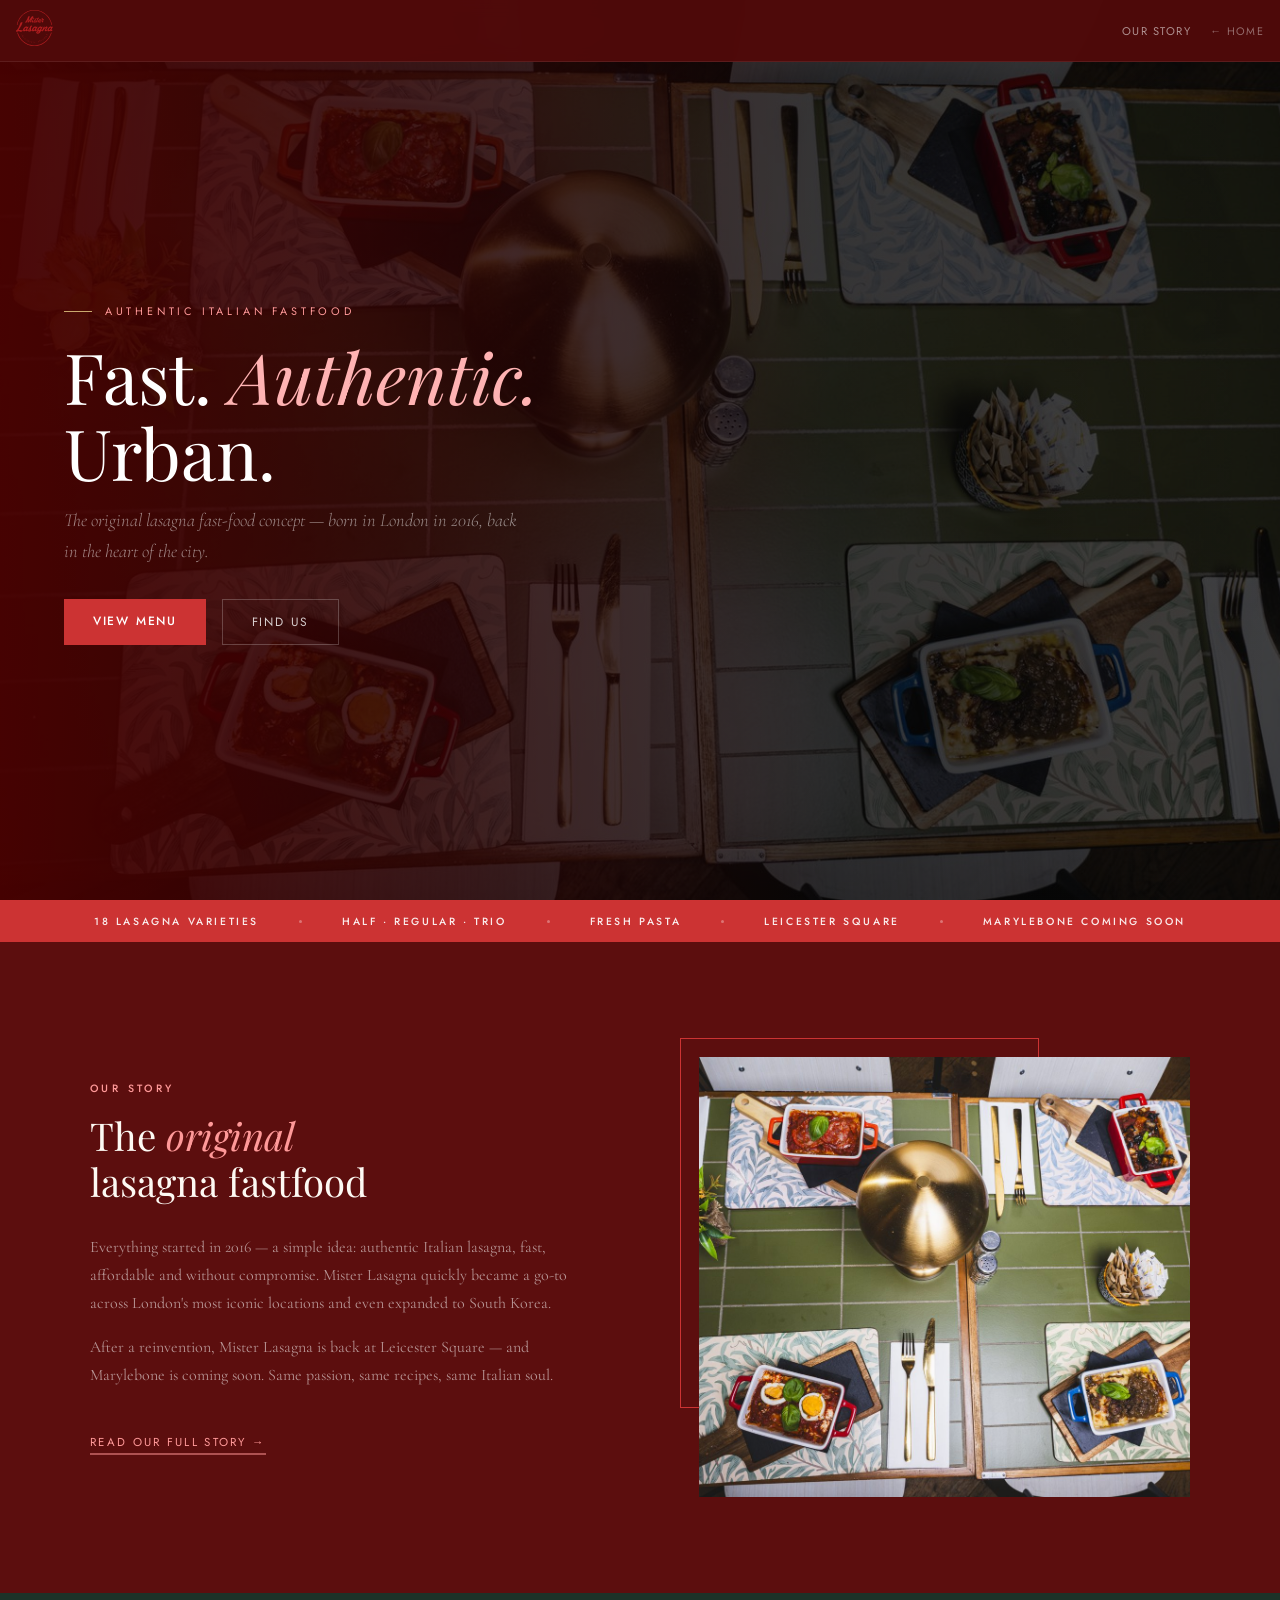
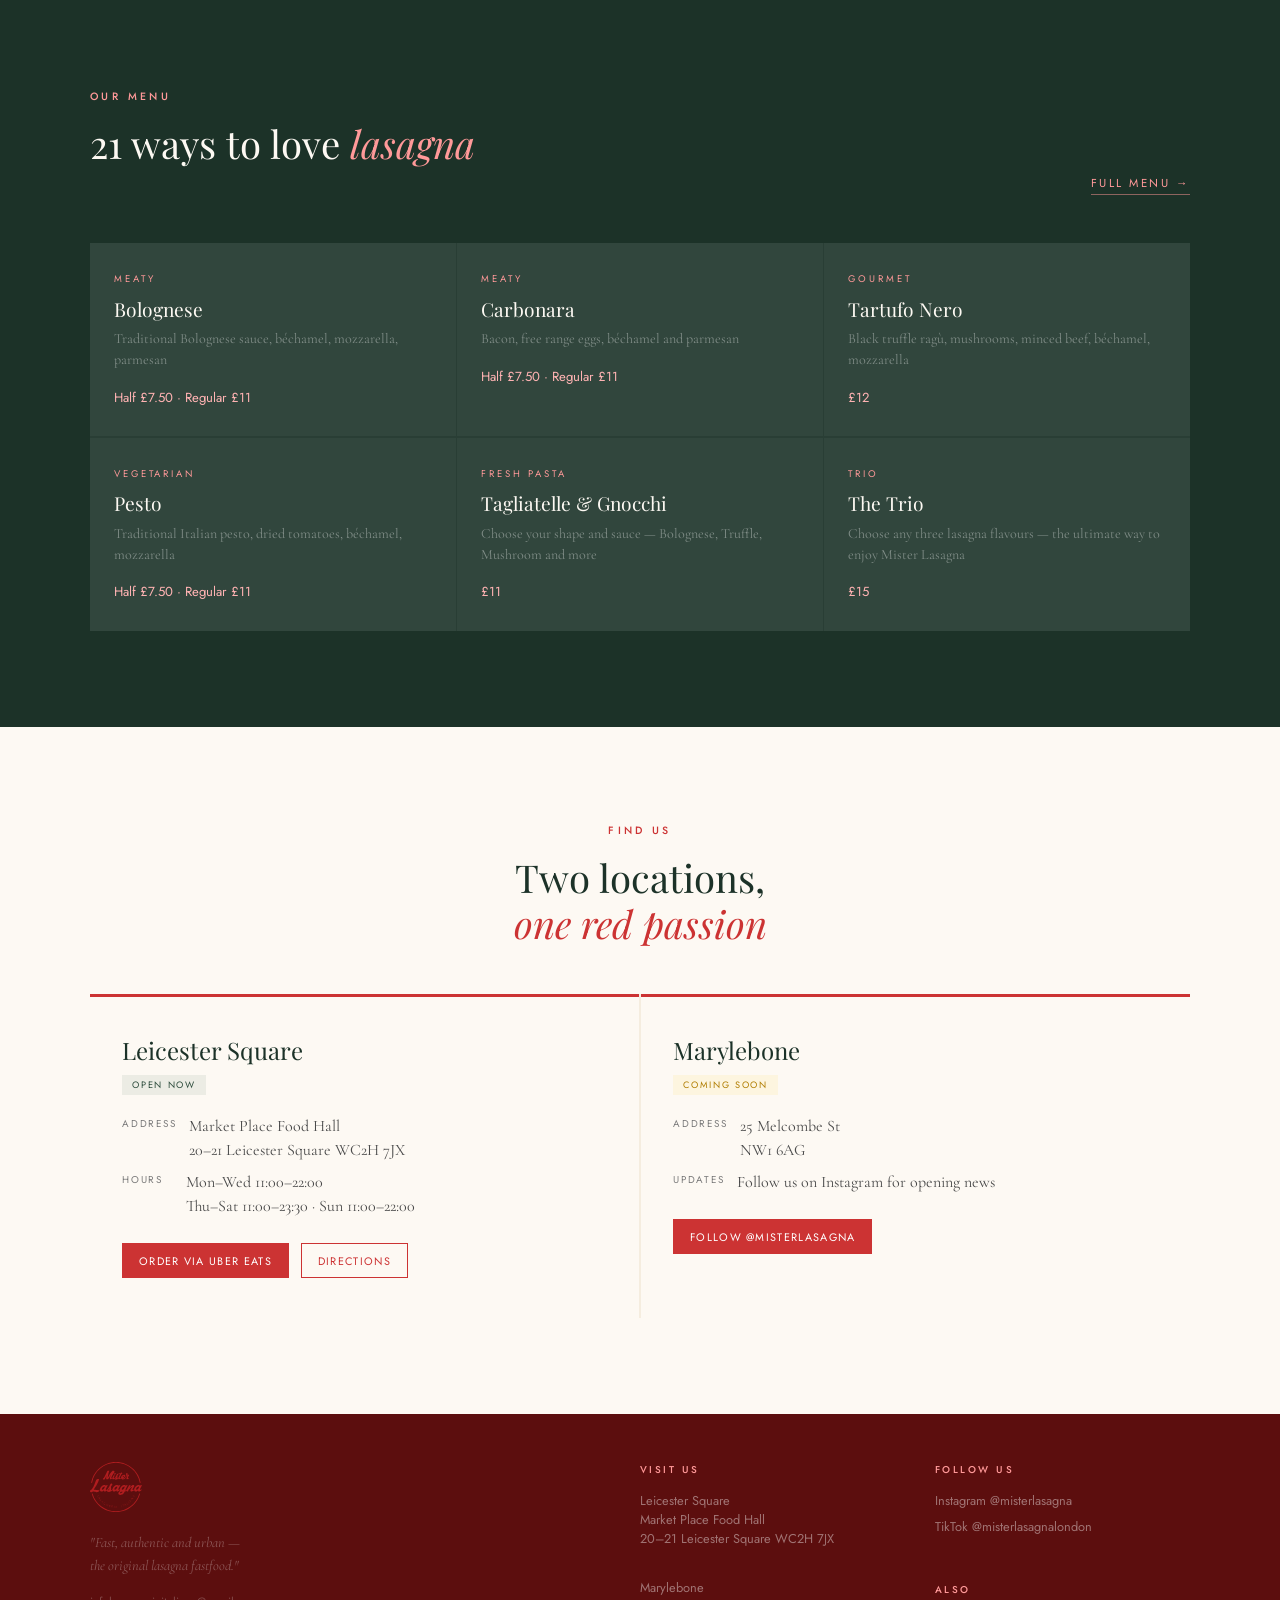
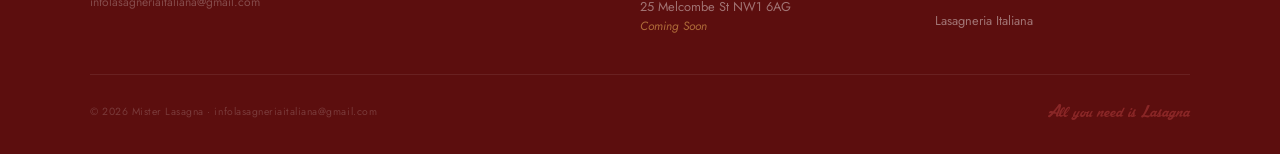
<file: mister/index.html>
<!DOCTYPE html>
<html lang="en">
<head>
<meta charset="UTF-8">
<meta name="viewport" content="width=device-width, initial-scale=1.0">
<title>Mister Lasagna – Authentic Italian Fastfood</title>
<link rel="preconnect" href="https://fonts.googleapis.com">
<link href="https://fonts.googleapis.com/css2?family=Playfair+Display:ital,wght@0,400;0,700;1,400&family=Cormorant+Garamond:ital,wght@0,300;0,400;1,300;1,400&family=Jost:wght@300;400;500&display=swap" rel="stylesheet">
<style>
@font-face {
  font-family: 'Mastoc';
  src: url('../assets/mastoc.ttf') format('truetype');
  font-weight: normal; font-style: normal;
}

:root {
  --forest: #2B4A3A;
  --forest-dark: #1C3228;
  --forest-light: #3D6B55;
  --gold: #C9A96E;
  --gold-light: #E8C98A;
  --cream: #FAF6EF;
  --warm-white: #FDF9F3;
  --ml-red: #8B1A1A;
  --ml-red-dark: #5C0E0E;
  --text-dark: #1A1A1A;
  --text-mid: #4A4A4A;
  --text-light: #7A7A7A;
}
* { margin:0; padding:0; box-sizing:border-box; }
html { scroll-behavior:smooth; }
body { font-family:'Jost',sans-serif; background:var(--cream); color:var(--text-dark); overflow-x:hidden; }

/* NAV */
nav { position:fixed; top:0; left:0; right:0; z-index:100; display:flex; align-items:center; justify-content:space-between; padding:0.85rem 3rem; backdrop-filter:blur(8px); border-bottom:1px solid rgba(255,255,255,0.08); }
nav.li-nav { background:rgba(28,50,40,0.97); }
nav.ml-nav { background:rgba(80,10,10,0.97); }
.nav-logo img { height:48px; width:auto; }
.nav-links { display:flex; gap:2rem; list-style:none; align-items:center; }
.nav-links a { color:rgba(255,255,255,0.72); text-decoration:none; font-size:0.73rem; letter-spacing:0.15em; text-transform:uppercase; font-weight:400; transition:color 0.2s; }
.nav-links a:hover { color:var(--gold); }
.nav-links a.ml { color:rgba(255,255,255,0.72); }
.nav-links a.ml:hover { color:#ffb3b3; }
.nav-cta { padding:0.5rem 1.2rem; font-size:0.7rem; letter-spacing:0.15em; text-transform:uppercase; font-weight:500; cursor:pointer; border:none; font-family:'Jost',sans-serif; text-decoration:none; transition:background 0.2s; }
.nav-cta.li { background:var(--gold); color:var(--forest-dark); }
.nav-cta.li:hover { background:var(--gold-light); }
.nav-cta.ml { background:#cc3333; color:white; }
.nav-cta.ml:hover { background:#dd4444; }
.nav-switch { font-size:0.62rem; letter-spacing:0.12em; text-transform:uppercase; color:rgba(255,255,255,0.3); text-decoration:none; border-bottom:1px solid rgba(255,255,255,0.15); padding-bottom:0.1rem; transition:color 0.2s; }
.nav-switch:hover { color:rgba(255,255,255,0.7); }

/* HERO */
.hero { min-height:100vh; display:flex; align-items:center; position:relative; overflow:hidden; padding:6rem 4rem 3rem; }
.hero-bg { position:absolute; inset:0; background-size:cover; background-position:center; filter:brightness(0.32) saturate(0.8); }
.hero-overlay { position:absolute; inset:0; background:linear-gradient(to right, rgba(0,0,0,0.75) 0%, rgba(0,0,0,0.2) 65%, rgba(0,0,0,0) 100%); }
.hero-content { position:relative; z-index:2; max-width:620px; }
.hero-eyebrow { font-size:0.68rem; letter-spacing:0.35em; text-transform:uppercase; color:var(--gold); margin-bottom:1.2rem; display:flex; align-items:center; gap:0.8rem; }
.hero-eyebrow::before { content:''; display:inline-block; width:28px; height:1px; background:var(--gold); }
.hero h1 { font-family:'Playfair Display',serif; font-size:clamp(2.8rem,5.5vw,5rem); line-height:1.08; color:#FDF9F3; font-weight:400; margin-bottom:0.9rem; }
.hero h1 em { font-style:italic; }
.hero-sub { font-family:'Cormorant Garamond',serif; font-size:1.15rem; color:rgba(255,255,255,0.5); font-weight:300; margin-bottom:2rem; line-height:1.7; font-style:italic; max-width:460px; }
.hero-actions { display:flex; gap:1rem; flex-wrap:wrap; }
.btn { display:inline-block; text-decoration:none; font-family:'Jost',sans-serif; font-size:0.75rem; letter-spacing:0.15em; text-transform:uppercase; padding:0.8rem 1.8rem; cursor:pointer; border:none; transition:all 0.2s; font-weight:400; }
.btn-gold { background:var(--gold); color:var(--forest-dark); font-weight:500; }
.btn-gold:hover { background:var(--gold-light); }
.btn-red { background:#cc3333; color:white; font-weight:500; }
.btn-red:hover { background:#dd4444; }
.btn-ghost { background:transparent; color:rgba(255,255,255,0.8); border:1px solid rgba(255,255,255,0.22); }
.btn-ghost:hover { border-color:var(--gold); color:var(--gold); }

/* STRIP */
.strip { padding:0.85rem 3rem; display:flex; align-items:center; justify-content:center; gap:2.5rem; overflow:hidden; flex-wrap:wrap; }
.strip.gold { background:var(--gold); }
.strip.red { background:#cc3333; }
.strip-item { font-size:0.65rem; letter-spacing:0.25em; text-transform:uppercase; font-weight:500; white-space:nowrap; }
.strip.gold .strip-item { color:var(--forest-dark); }
.strip.red .strip-item { color:rgba(255,255,255,0.9); }
.strip-dot { width:3px; height:3px; border-radius:50%; flex-shrink:0; opacity:0.4; }
.strip.gold .strip-dot { background:var(--forest-dark); }
.strip.red .strip-dot { background:rgba(255,255,255,0.8); }

/* SECTIONS */
.section { padding:6rem 3rem; }
.section-inner { max-width:1100px; margin:0 auto; }
.section-dark { background:var(--forest-dark); }
.section-red-dark { background:var(--ml-red-dark); }
.section-cream { background:var(--cream); }
.section-warm { background:var(--warm-white); }
.section-label { font-size:0.66rem; letter-spacing:0.32em; text-transform:uppercase; color:var(--gold); margin-bottom:1rem; font-weight:500; }
.section-label.red { color:#ff9999; }
h2.section-title { font-family:'Playfair Display',serif; font-size:clamp(1.8rem,3vw,2.8rem); line-height:1.2; font-weight:400; margin-bottom:1.8rem; }
h2.section-title.light { color:var(--warm-white); }
h2.section-title.dark { color:var(--forest-dark); }
h2.section-title em { font-style:italic; color:var(--gold); }
h2.section-title em.red { color:#ff9999; }

/* TWO-COL */
.two-col { display:grid; grid-template-columns:1fr 1fr; gap:5rem; align-items:center; }
.prose p { font-family:'Cormorant Garamond',serif; font-size:1.1rem; line-height:1.8; color:var(--text-mid); margin-bottom:1rem; font-weight:300; }
.prose p.light { color:rgba(255,255,255,0.55); }
.stats { display:grid; grid-template-columns:1fr 1fr; gap:1.5rem; margin-top:2rem; padding-top:2rem; border-top:1px solid rgba(201,169,110,0.2); }
.stat-num { font-family:'Playfair Display',serif; font-size:2.2rem; color:var(--forest); font-weight:400; display:block; }
.stat-num.gold { color:var(--gold); }
.stat-label { font-size:0.65rem; letter-spacing:0.2em; text-transform:uppercase; color:var(--text-light); margin-top:0.2rem; }
.stat-label.muted { color:rgba(255,255,255,0.35); }

/* PHOTO FRAME */
.photo-frame { position:relative; padding:1.2rem 0 0 1.2rem; }
.photo-frame::before { content:''; position:absolute; top:0; left:0; width:70%; height:80%; border:1px solid var(--gold); }
.photo-frame img { width:100%; height:440px; object-fit:cover; position:relative; z-index:1; display:block; }
.photo-frame.red-border::before { border-color:#cc3333; }

/* MENU GRID */
.menu-grid { display:grid; grid-template-columns:repeat(3,1fr); gap:1.5px; background:rgba(255,255,255,0.06); }
.menu-card { background:rgba(255,255,255,0.04); padding:1.8rem 1.5rem; transition:background 0.3s; }
.menu-card:hover { background:rgba(255,255,255,0.09); }
.menu-tag { font-size:0.6rem; letter-spacing:0.3em; text-transform:uppercase; color:var(--gold); margin-bottom:0.6rem; }
.menu-tag.red { color:#ff9999; }
.menu-card h3 { font-family:'Playfair Display',serif; font-size:1.2rem; color:var(--warm-white); font-weight:400; margin-bottom:0.4rem; }
.menu-card p { font-family:'Cormorant Garamond',serif; font-size:0.88rem; color:rgba(255,255,255,0.38); line-height:1.5; margin-bottom:0.9rem; }
.menu-price { font-size:0.82rem; color:var(--gold); }
.menu-price.red { color:#ffb3b3; }

/* LOCATION CARDS */
.loc-grid { display:grid; grid-template-columns:1fr 1fr; gap:2px; background:rgba(201,169,110,0.15); }
.loc-card { background:var(--warm-white); padding:2.5rem 2rem; position:relative; }
.loc-card::before { content:''; position:absolute; top:0; left:0; right:0; height:3px; }
.loc-card.li::before { background:var(--forest); }
.loc-card.ml::before { background:#cc3333; }
.loc-name { font-family:'Playfair Display',serif; font-size:1.5rem; color:var(--forest-dark); font-weight:400; margin-bottom:0.3rem; }
.loc-badge { display:inline-block; font-size:0.58rem; letter-spacing:0.18em; text-transform:uppercase; padding:0.22rem 0.65rem; margin-bottom:1.2rem; }
.loc-badge.open { background:rgba(43,74,58,0.08); color:var(--forest); }
.loc-badge.new { background:rgba(201,169,110,0.1); color:var(--gold); }
.loc-badge.soon { background:rgba(255,200,50,0.1); color:#b07d00; }
.loc-row { display:flex; gap:0.75rem; margin-bottom:0.5rem; align-items:flex-start; }
.loc-key { font-size:0.62rem; letter-spacing:0.18em; text-transform:uppercase; color:var(--text-light); min-width:52px; padding-top:2px; }
.loc-val { font-family:'Cormorant Garamond',serif; font-size:1rem; color:var(--text-mid); line-height:1.5; }
.loc-actions { display:flex; gap:0.75rem; margin-top:1.6rem; flex-wrap:wrap; }
.btn-sm { display:inline-block; text-decoration:none; font-family:'Jost',sans-serif; font-size:0.68rem; letter-spacing:0.12em; text-transform:uppercase; padding:0.52rem 1rem; border:1px solid; transition:all 0.2s; font-weight:400; cursor:pointer; }
.btn-sm.forest { background:var(--forest); color:white; border-color:var(--forest); }
.btn-sm.forest:hover { background:var(--forest-light); border-color:var(--forest-light); }
.btn-sm.outline-forest { background:transparent; color:var(--forest); border-color:var(--forest); }
.btn-sm.outline-forest:hover { background:rgba(43,74,58,0.05); }
.btn-sm.red-solid { background:#cc3333; color:white; border-color:#cc3333; }
.btn-sm.red-solid:hover { background:#dd4444; border-color:#dd4444; }
.btn-sm.outline-red { background:transparent; color:#cc3333; border-color:#cc3333; }
.btn-sm.outline-red:hover { background:rgba(204,51,51,0.05); }

/* DELIVERY STRIP */
.delivery-bar { padding:2rem 3rem; display:flex; align-items:center; justify-content:center; }
.delivery-bar.li { background:var(--forest); }
.delivery-bar.ml { background:#cc3333; }
.delivery-inner { max-width:1100px; width:100%; display:flex; align-items:center; justify-content:space-between; gap:2rem; flex-wrap:wrap; }
.delivery-bar h3 { font-family:'Playfair Display',serif; font-size:1.3rem; font-weight:400; color:white; margin-bottom:0.2rem; }
.delivery-bar p { font-size:0.75rem; color:rgba(255,255,255,0.5); }
.delivery-platforms { display:flex; gap:0.75rem; flex-wrap:wrap; }
.delivery-btn { background:rgba(255,255,255,0.1); border:1px solid rgba(255,255,255,0.18); color:white; padding:0.52rem 1rem; font-size:0.7rem; letter-spacing:0.1em; text-transform:uppercase; text-decoration:none; font-family:'Jost',sans-serif; transition:background 0.2s; }
.delivery-btn:hover { background:rgba(255,255,255,0.18); }

/* FOOTER */
footer { padding:3rem 3rem 2rem; }
footer.li { background:var(--forest-dark); }
footer.ml { background:var(--ml-red-dark); }
.footer-inner { max-width:1100px; margin:0 auto; }
.footer-top { display:grid; grid-template-columns:2fr 1fr 1fr; gap:2.5rem; padding-bottom:2rem; border-bottom:1px solid rgba(255,255,255,0.08); }
.footer-logo img { height:50px; width:auto; margin-bottom:0.8rem; }
.footer-tagline { font-family:'Cormorant Garamond',serif; font-size:0.9rem; color:rgba(255,255,255,0.3); font-style:italic; line-height:1.6; }
.footer-col h4 { font-size:0.62rem; letter-spacing:0.25em; text-transform:uppercase; color:var(--gold); margin-bottom:0.9rem; font-weight:500; }
.footer-col h4.red { color:#ff9999; }
.footer-col a, .footer-col p { display:block; font-size:0.8rem; color:rgba(255,255,255,0.42); margin-bottom:0.42rem; text-decoration:none; transition:color 0.2s; }
.footer-col a:hover { color:rgba(255,255,255,0.8); }
.footer-bottom { display:flex; align-items:center; justify-content:space-between; padding-top:1.6rem; flex-wrap:wrap; gap:1rem; }
.footer-copy { font-size:0.65rem; color:rgba(255,255,255,0.18); letter-spacing:0.05em; }
.footer-slogan { font-family:'Mastoc',cursive; font-size:1.1rem; color:rgba(201,169,110,0.28); }
.footer-slogan.ml { color:rgba(255,100,100,0.28); }
.social-links { display:flex; gap:1.2rem; }
.social-link { display:flex; align-items:center; gap:0.4rem; color:rgba(255,255,255,0.35); text-decoration:none; font-size:0.7rem; transition:color 0.2s; }
.social-link:hover { color:var(--gold); }
.social-link svg { width:13px; height:13px; fill:currentColor; }

/* Logo visibility fixes for dark backgrounds */
.card-ml .brand-logo,
.ml-nav .nav-logo img,
.footer-logo img { filter: brightness(1.1); }
.card-li .brand-logo { filter: brightness(1.05); }

/* ═══════════════════════════════════════════
   MOBILE RESPONSIVE — max-width 768px
═══════════════════════════════════════════ */
@media (max-width: 768px) {

  /* NAV */
  nav { padding: 0.7rem 1.2rem; flex-wrap: wrap; gap: 0.5rem; }
  .nav-logo img { height: 38px; }
  .nav-links { display: none; } /* replaced by hamburger menu */
  .nav-cta { padding: 0.45rem 0.9rem; font-size: 0.65rem; }
  .nav-switch { font-size: 0.55rem; }

  /* HERO */
  .hero { padding: 5rem 1.4rem 2.5rem; min-height: 90vh; }
  .hero h1 { font-size: clamp(2.2rem, 9vw, 3.2rem); }
  .hero-sub { font-size: 1rem; }
  .hero-eyebrow { font-size: 0.6rem; }
  .hero-actions { flex-direction: column; gap: 0.7rem; }
  .hero-actions .btn { text-align: center; }

  /* STRIP */
  .strip { padding: 0.8rem 1rem; gap: 1rem; justify-content: flex-start; overflow-x: auto; flex-wrap: nowrap; }
  .strip-item { font-size: 0.6rem; }
  .strip-dot { display: none; }

  /* SECTIONS */
  .section { padding: 3.5rem 1.4rem; }
  .section-inner { max-width: 100%; }

  /* TWO COLUMN → SINGLE */
  .two-col { grid-template-columns: 1fr; gap: 2.5rem; }
  .two-col > *:first-child { order: 2; }
  .two-col > *:last-child { order: 1; }

  /* PHOTO FRAME */
  .photo-frame { padding: 0.8rem 0 0 0.8rem; }
  .photo-frame img { height: 260px; }
  .photo-frame::before { width: 65%; height: 75%; }

  /* STATS */
  .stats { grid-template-columns: 1fr 1fr; gap: 1rem; }
  .stat-num { font-size: 1.8rem; }

  /* MENU GRID → single column */
  .menu-grid { grid-template-columns: 1fr; }
  .menu-card { padding: 1.3rem 1.2rem; }
  .menu-card h3 { font-size: 1.1rem; }

  /* LOCATIONS */
  .loc-grid { grid-template-columns: 1fr; }
  .loc-card { padding: 1.8rem 1.4rem; }
  .loc-name { font-size: 1.3rem; }
  .loc-actions { flex-wrap: wrap; }
  .btn-sm { font-size: 0.65rem; padding: 0.5rem 0.9rem; }

  /* DELIVERY BAR */
  .delivery-bar { padding: 1.5rem 1.4rem; }
  .delivery-inner { flex-direction: column; gap: 1rem; }
  .delivery-bar h3 { font-size: 1.1rem; }
  .delivery-platforms { flex-wrap: wrap; gap: 0.5rem; }
  .delivery-btn { font-size: 0.65rem; padding: 0.45rem 0.9rem; }

  /* FOOTER */
  footer { padding: 2.5rem 1.4rem 1.5rem; }
  .footer-top { grid-template-columns: 1fr; gap: 1.8rem; }
  .footer-logo img { height: 42px; }
  .footer-bottom { flex-direction: column; gap: 0.5rem; text-align: center; }

  /* SECTION TITLES */
  h2.section-title { font-size: clamp(1.5rem, 5.5vw, 2rem); }
  .section-label { font-size: 0.6rem; }

  /* BUTTONS */
  .btn { padding: 0.7rem 1.4rem; font-size: 0.72rem; }
}

/* ═══════════════════════════════════════════
   SPLASH PAGE MOBILE
═══════════════════════════════════════════ */
@media (max-width: 768px) {

  /* Top logos */
  .top-logos { gap: 1.2rem; margin-bottom: 1.5rem; }
  .top-logo-li { height: 40px; }
  .top-logo-ml { height: 34px; }
  .top-divider { height: 34px; }

  /* Slogan */
  .slogan { font-size: clamp(2rem, 10vw, 3.5rem); margin-bottom: 0.4rem; }
  .slogan-sub { font-size: 0.5rem; letter-spacing: 0.3em; margin-bottom: 1.8rem; }
  .divider { width: 60px; margin-bottom: 1.8rem; }

  /* Brand cards — stack vertically on mobile */
  .brands { flex-direction: column; gap: 2px; max-width: 100%; }
  .brand-card { height: 200px; flex: none !important; width: 100%; }
  .brand-card:hover { flex: none !important; }
  .brand-logo { height: 60px; }
  .brand-label { font-size: 0.5rem; }
  .brand-tagline { font-size: 0.78rem; max-width: 280px; }
  .brand-loc { font-size: 0.5rem; }
  .brand-cta { opacity: 1 !important; font-size: 0.56rem; } /* always visible on mobile */

  .splash-footer { margin-top: 1.5rem; font-size: 0.46rem; }
}

/* ═══════════════════════════════════════════
   MENU PAGE MOBILE
═══════════════════════════════════════════ */
@media (max-width: 768px) {
  .menu-page-hero { padding: 5.5rem 1.4rem 2.5rem; }
  .menu-category { padding: 2.5rem 1.4rem; }
  .dish-grid { grid-template-columns: 1fr; }
  .dish-col { padding: 0 !important; border-left: none !important; }
  .dish-col + .dish-col { border-top: 1px solid rgba(0,0,0,0.06); padding-top: 0.5rem !important; margin-top: 0.5rem; }
  .cat-header { flex-direction: column; align-items: flex-start; gap: 0.4rem; }
  .cat-header h2 { font-size: 1.5rem; }
}

/* ═══════════════════════════════════════════
   HAMBURGER MENU (mobile nav)
═══════════════════════════════════════════ */

.mobile-menu {
  display: none;
  position: fixed;
  top: 0; left: 0; right: 0; bottom: 0;
  z-index: 200;
  flex-direction: column;
  align-items: center;
  justify-content: center;
  gap: 1.5rem;
}
.mobile-menu.open { display: flex; }
.mobile-menu a {
  font-size: 1.5rem;
  font-family: 'Playfair Display', serif;
  color: rgba(255,255,255,0.85);
  text-decoration: none;
  letter-spacing: 0.05em;
  transition: color 0.2s;
}
.mobile-menu a:hover { color: var(--gold); }

@media (max-width: 768px) {
  .hamburger { display: flex; }
}


@media (max-width:768px) {
  nav { padding:0.6rem 1rem!important; }
  .nav-links { display:none!important; }
  .hero { padding:5.5rem 1.2rem 2.5rem!important; min-height:80vh; }
  .hero h1 { font-size:clamp(1.8rem,7vw,3rem)!important; }
  .two-col { grid-template-columns:1fr!important; gap:2rem!important; }
  .photo-frame { padding:0!important; }
  .photo-frame::before,.photo-frame.red-border::before { display:none!important; }
  .photo-frame img { height:220px!important; }
  .menu-grid { grid-template-columns:1fr!important; }
  .loc-grid { grid-template-columns:1fr!important; }
  .section { padding:3rem 1.4rem!important; }
  footer .footer-top { grid-template-columns:1fr!important; gap:1.5rem!important; }
  .footer-bottom { flex-direction:column!important; gap:0.5rem!important; text-align:center!important; }
}

/* ── LOGOS: prevent clipping ── */
  .top-logo-li { height: 32px !important; width: auto !important; }
  .top-logo-ml { height: 28px !important; width: auto !important; }
  .top-divider  { height: 28px !important; }
  .top-logos    { gap: 1rem !important; margin-bottom: 1.2rem !important; }

  /* ── TYPOGRAPHY: more readable on mobile ── */
  .prose p, .timeline-text, .dish-d, .loc-info-val,
  p[style*="font-family:'Cormorant"], p[style*="Cormorant Garamond"] {
    font-weight: 400 !important;
    font-size: 1rem !important;
    line-height: 1.75 !important;
  }
  .dish-n, .timeline-title { font-size: 0.98rem !important; }
  .cat-header h2, .cat-title h2 { font-size: 1.4rem !important; }

  /* ── NAV: compact, no wrap ── */
  nav {
    padding: 0.6rem 1rem !important;
    position: fixed !important;
    flex-wrap: nowrap !important;
    gap: 0.5rem !important;
  }
  .nav-logo img  { height: 36px !important; width: auto !important; }
  .nav-links     { display: none !important; }
  .nav-switch    { display: none !important; }
  .nav-cta       { display: none !important; }
  nav > div:last-child:not(.hamburger) > *:not(.hamburger) { display: none !important; }
  nav > div:nth-child(2) { display: none !important; }
}


/* ── HAMBURGER & MOBILE MENU ─────────────────── */
.hamburger svg { display: block !important; }
.hamburger {
  display: none;
  flex-direction: column;
  cursor: pointer;
  padding: 8px;
  appearance: none;
  -webkit-appearance: none;
  background: transparent;
  border: none;
  border-radius: 0;
  box-shadow: none;
  flex-shrink: 0;
}
.hamburger span {
  display: block;
  width: 24px;
  height: 2px;
  background: rgba(255,255,255,0.9);
}
.hamburger span + span {
  margin-top: 6px;
}
.mobile-menu {
  display: none;
  position: fixed;
  top: 0; left: 0; right: 0; bottom: 0;
  width: 100vw; height: 100vh;
  z-index: 9999;
  flex-direction: column;
  align-items: center;
  justify-content: center;
  gap: 1.8rem;
  overflow: hidden;
}
.mobile-menu.open {
  display: flex !important;
}
.mobile-menu a {
  font-family: 'Playfair Display', serif;
  font-size: 1.4rem;
  color: rgba(255,255,255,0.85);
  text-decoration: none;
}
.mobile-menu-close {
  position: absolute;
  top: 1.2rem; right: 1.2rem;
  background: none; border: none;
  color: rgba(255,255,255,0.7);
  font-size: 2.2rem;
  cursor: pointer;
  width: 44px; height: 44px;
  display: flex; align-items: center; justify-content: center;
  line-height: 1;
}
.li-bg { background: rgba(20,42,28,0.97); }
.ml-bg { background: rgba(65,8,8,0.97); }
.dark-bg { background: rgba(8,8,8,0.98); }
@media (max-width: 768px) {
  .hamburger { display: flex !important; }
  .nav-links { display: none !important; }
  .nav-switch { display: none !important; }
  .nav-cta { display: none !important; }
  nav > div:last-child:not(.hamburger) > a { display: none !important; }
  nav > div:nth-child(2) { display: none !important; }
}
</style>
<style>
.prose-p { font-family: 'Cormorant Garamond', serif; font-size: 1.05rem; line-height: 1.85; color: var(--text-mid); margin-bottom: 0.9rem; font-weight: 300; }
</style>
</head>
<body>

<!-- NAV -->
<nav class="ml-nav">
  <a href="../mister/index.html" class="nav-logo"><img src="../assets/ml_logo.svg" alt="Mister Lasagna"></a>
  <ul class="nav-links">
    <li><a href="../mister/index.html">Home</a></li>
    <li><a href="../mister/menu.html">Menu</a></li>
    <li><a href="../mister/locations.html">Locations</a></li>  </ul>
  <div style="display:flex;align-items:center;gap:1.2rem;">
    <a href="../our-story.html" style="color:rgba(255,255,255,0.55);text-decoration:none;font-size:0.7rem;letter-spacing:0.13em;text-transform:uppercase;font-family:'Jost',sans-serif;">Our Story</a>    <a href="../index.html" style="color:rgba(255,255,255,0.4);text-decoration:none;font-size:0.68rem;letter-spacing:0.12em;text-transform:uppercase;font-family:'Jost',sans-serif;transition:color 0.2s;" onmouseover="this.style.color='rgba(255,255,255,0.75)'" onmouseout="this.style.color='rgba(255,255,255,0.4)'">&#8592; Home</a>
    <a href="../lasagneria/index.html" class="nav-switch">Lasagneria Italiana ↗</a>
    <a href="../mister/locations.html" class="nav-cta ml">Find Us</a>
  </div>

  <div class="hamburger" role="button" tabindex="0" aria-label="Open menu">
    <svg width="24" height="16" viewBox="0 0 24 16" style="display:block;"><rect x="0" y="0" width="24" height="2" fill="rgba(255,255,255,0.9)"/><rect x="0" y="7" width="24" height="2" fill="rgba(255,255,255,0.9)"/><rect x="0" y="14" width="24" height="2" fill="rgba(255,255,255,0.9)"/></svg>
  </div>
</nav>
  <div class="mobile-menu ml-bg" id="mobileMenu">
    <button class="mobile-menu-close">✕</button>
    <a href="../mister/index.html">Home ML</a>
    <a href="../mister/menu.html">Menu</a>
    <a href="../mister/locations.html">Locations</a>
    <a href="../our-story.html">Our Story</a>
    <a href="../lasagneria/index.html">Lasagneria Italiana ↗</a>
    <a href="../index.html">← Home</a>
  </div>

<!-- HERO -->
<section class="hero">
  <img src="../assets/photo_101.jpg" alt="" style="position:absolute;inset:0;width:100%;height:100%;object-fit:cover;object-position:center;filter:brightness(0.28) saturate(0.75);">
  <div class="hero-overlay" style="background:linear-gradient(to right, rgba(80,0,0,0.85) 0%, rgba(0,0,0,0.2) 65%, rgba(0,0,0,0) 100%);"></div>
  <div class="hero-content">
    <div class="hero-eyebrow" style="color:#ff9999;">Authentic Italian Fastfood</div>
    <h1 style="color:white;">Fast. <em style="color:#ffb3b3;">Authentic.</em><br>Urban.</h1>
    <p class="hero-sub">The original lasagna fast-food concept — born in London in 2016, back in the heart of the city.</p>
    <div class="hero-actions">
      <a href="menu.html" class="btn btn-red">View Menu</a>
      <a href="locations.html" class="btn btn-ghost">Find Us</a>
    </div>
  </div>
</section>

<!-- STRIP -->
<div class="strip red">
  <span class="strip-item">18 Lasagna Varieties</span><span class="strip-dot"></span>
  <span class="strip-item">Half · Regular · Trio</span><span class="strip-dot"></span>
  <span class="strip-item">Fresh Pasta</span><span class="strip-dot"></span>
  <span class="strip-item">Leicester Square</span><span class="strip-dot"></span>
  <span class="strip-item">Marylebone Coming Soon</span>
</div>

<!-- OUR STORY -->
<section class="section section-red-dark" id="about">
  <div class="section-inner">
    <div class="two-col">
      <div>
        <div class="section-label red">Our Story</div>
        <h2 class="section-title light">The <em style="color:#ff9999">original</em><br>lasagna fastfood</h2>
        <div class="prose">
          <p class="light">Everything started in 2016 — a simple idea: authentic Italian lasagna, fast, affordable and without compromise. Mister Lasagna quickly became a go-to across London's most iconic locations and even expanded to South Korea.</p>
          <p class="light">After a reinvention, Mister Lasagna is back at Leicester Square — and Marylebone is coming soon. Same passion, same recipes, same Italian soul.</p>
        </div>
        <a href="../our-story.html" style="display:inline-block;margin-top:1.8rem;font-size:0.72rem;letter-spacing:0.2em;text-transform:uppercase;color:#ff9999;text-decoration:none;border-bottom:2px solid rgba(255,150,150,0.5);padding-bottom:0.2rem;font-family:'Jost',sans-serif;transition:opacity 0.2s;">Read our full story &rarr;</a>
      </div>
      <div class="photo-frame red-border">
        <img src="../assets/photo_101.jpg" alt="Mister Lasagna Leicester Square">
      </div>
    </div>
  </div>
</section>

<!-- MENU PREVIEW -->
<section class="section section-dark" id="menu">
  <div class="section-inner">
    <div style="display:flex;align-items:flex-end;justify-content:space-between;margin-bottom:3rem;">
      <div>
        <div class="section-label red">Our Menu</div>
        <h2 class="section-title light">21 ways to love <em style="color:#ff9999">lasagna</em></h2>
      </div>
      <a href="menu.html" style="font-size:0.72rem;letter-spacing:0.22em;text-transform:uppercase;color:#ff9999;text-decoration:none;border-bottom:1px solid rgba(255,150,150,0.5);padding-bottom:0.2rem;">Full Menu &rarr;</a>
    </div>
    <div class="menu-grid">
      <div class="menu-card"><div class="menu-tag red">Meaty</div><h3>Bolognese</h3><p>Traditional Bolognese sauce, béchamel, mozzarella, parmesan</p><span class="menu-price red">Half £7.50 · Regular £11</span></div>
      <div class="menu-card"><div class="menu-tag red">Meaty</div><h3>Carbonara</h3><p>Bacon, free range eggs, béchamel and parmesan</p><span class="menu-price red">Half £7.50 · Regular £11</span></div>
      <div class="menu-card"><div class="menu-tag red">Gourmet</div><h3>Tartufo Nero</h3><p>Black truffle ragù, mushrooms, minced beef, béchamel, mozzarella</p><span class="menu-price red">£12</span></div>
      <div class="menu-card"><div class="menu-tag red">Vegetarian</div><h3>Pesto</h3><p>Traditional Italian pesto, dried tomatoes, béchamel, mozzarella</p><span class="menu-price red">Half £7.50 · Regular £11</span></div>
      <div class="menu-card"><div class="menu-tag red">Fresh Pasta</div><h3>Tagliatelle &amp; Gnocchi</h3><p>Choose your shape and sauce — Bolognese, Truffle, Mushroom and more</p><span class="menu-price red">£11</span></div>
      <div class="menu-card"><div class="menu-tag red">Trio</div><h3>The Trio</h3><p>Choose any three lasagna flavours — the ultimate way to enjoy Mister Lasagna</p><span class="menu-price red">£15</span></div>
    </div>
  </div>
</section>

<!-- LOCATIONS -->
<section class="section section-warm" id="locations">
  <div class="section-inner">
    <div style="text-align:center;margin-bottom:3rem;">
      <div class="section-label" style="text-align:center;color:#cc3333">Find Us</div>
      <h2 class="section-title dark" style="text-align:center">Two locations,<br><em style="color:#cc3333">one red passion</em></h2>
    </div>
    <div class="loc-grid">
      <div class="loc-card ml">
        <div class="loc-name">Leicester Square</div>
        <span class="loc-badge open">Open Now</span>
        <div class="loc-row"><span class="loc-key">Address</span><span class="loc-val">Market Place Food Hall<br>20–21 Leicester Square WC2H 7JX</span></div>
        <div class="loc-row"><span class="loc-key">Hours</span><span class="loc-val">Mon–Wed 11:00–22:00<br>Thu–Sat 11:00–23:30 · Sun 11:00–22:00</span></div>
        <div class="loc-actions">
          <a href="https://www.ubereats.com/gb/store/mister-lasagna-leicester-square/EEvDY5gMSkGpAJC8Tko-Cg" class="btn-sm red-solid">Order via Uber Eats</a>
          <a href="https://www.google.com/maps/search/Market+Place+Food+Hall+20-21+Leicester+Square+London" target="_blank" class="btn-sm outline-red">Directions</a>
        </div>
      </div>
      <div class="loc-card ml">
        <div class="loc-name">Marylebone</div>
        <span class="loc-badge soon">Coming Soon</span>
        <div class="loc-row"><span class="loc-key">Address</span><span class="loc-val">25 Melcombe St<br>NW1 6AG</span></div>
        <div class="loc-row"><span class="loc-key">Updates</span><span class="loc-val">Follow us on Instagram for opening news</span></div>
        <div class="loc-actions">
          <a href="https://www.instagram.com/misterlasagna" class="btn-sm red-solid" target="_blank">Follow @misterlasagna</a>
        </div>
      </div>
    </div>
  </div>
</section>

<!-- FOOTER -->
<footer class="ml">
  <div class="footer-inner">
    <div class="footer-top">
      <div>
        <div class="footer-logo"><img src="../assets/ml_logo.svg" alt="Mister Lasagna"></div>
        <p class="footer-tagline">"Fast, authentic and urban —<br>the original lasagna fastfood."</p>
        <p style="font-size:0.75rem;color:rgba(255,255,255,0.25);margin-top:1rem;">infolasagneriaitaliana@gmail.com</p>
      </div>
      <div class="footer-col">
        <h4 class="red">Visit Us</h4>
        <p>Leicester Square<br>Market Place Food Hall<br>20–21 Leicester Square WC2H 7JX</p>
        <br>
        <p>Marylebone<br>25 Melcombe St NW1 6AG<br><em style="color:rgba(255,200,100,0.5);font-size:0.75rem;">Coming Soon</em></p>
      </div>
      <div class="footer-col">
        <h4 class="red">Follow Us</h4>
        <a href="https://www.instagram.com/misterlasagna" target="_blank">Instagram @misterlasagna</a>
        <a href="https://www.tiktok.com/@misterlasagnalondon" target="_blank">TikTok @misterlasagnalondon</a>
        <br>
        <h4 class="red" style="margin-top:1rem">Also</h4>
        <a href="../lasagneria/index.html">Lasagneria Italiana</a>      </div>
    </div>
    <div class="footer-bottom">
      <span class="footer-copy">© 2026 Mister Lasagna · infolasagneriaitaliana@gmail.com</span>
      <span class="footer-slogan ml">All you need is Lasagna</span>
    </div>
  </div>
</footer>
<script>
document.addEventListener('DOMContentLoaded', function() {
  var btn = document.querySelector('.hamburger');
  var menu = document.getElementById('mobileMenu');
  var closeBtn = document.querySelector('.mobile-menu-close');
  if (!btn || !menu) return;
  btn.addEventListener('click', function(e) {
    e.stopPropagation();
    menu.classList.add('open');
  });
  if (closeBtn) {
    closeBtn.addEventListener('click', function() {
      menu.classList.remove('open');
    });
  }
  menu.addEventListener('click', function(e) {
    if (e.target === menu) menu.classList.remove('open');
  });
  menu.querySelectorAll('a').forEach(function(a) {
    a.addEventListener('click', function() {
      menu.classList.remove('open');
    });
  });
});
</script>
</body>
</html>
</file>
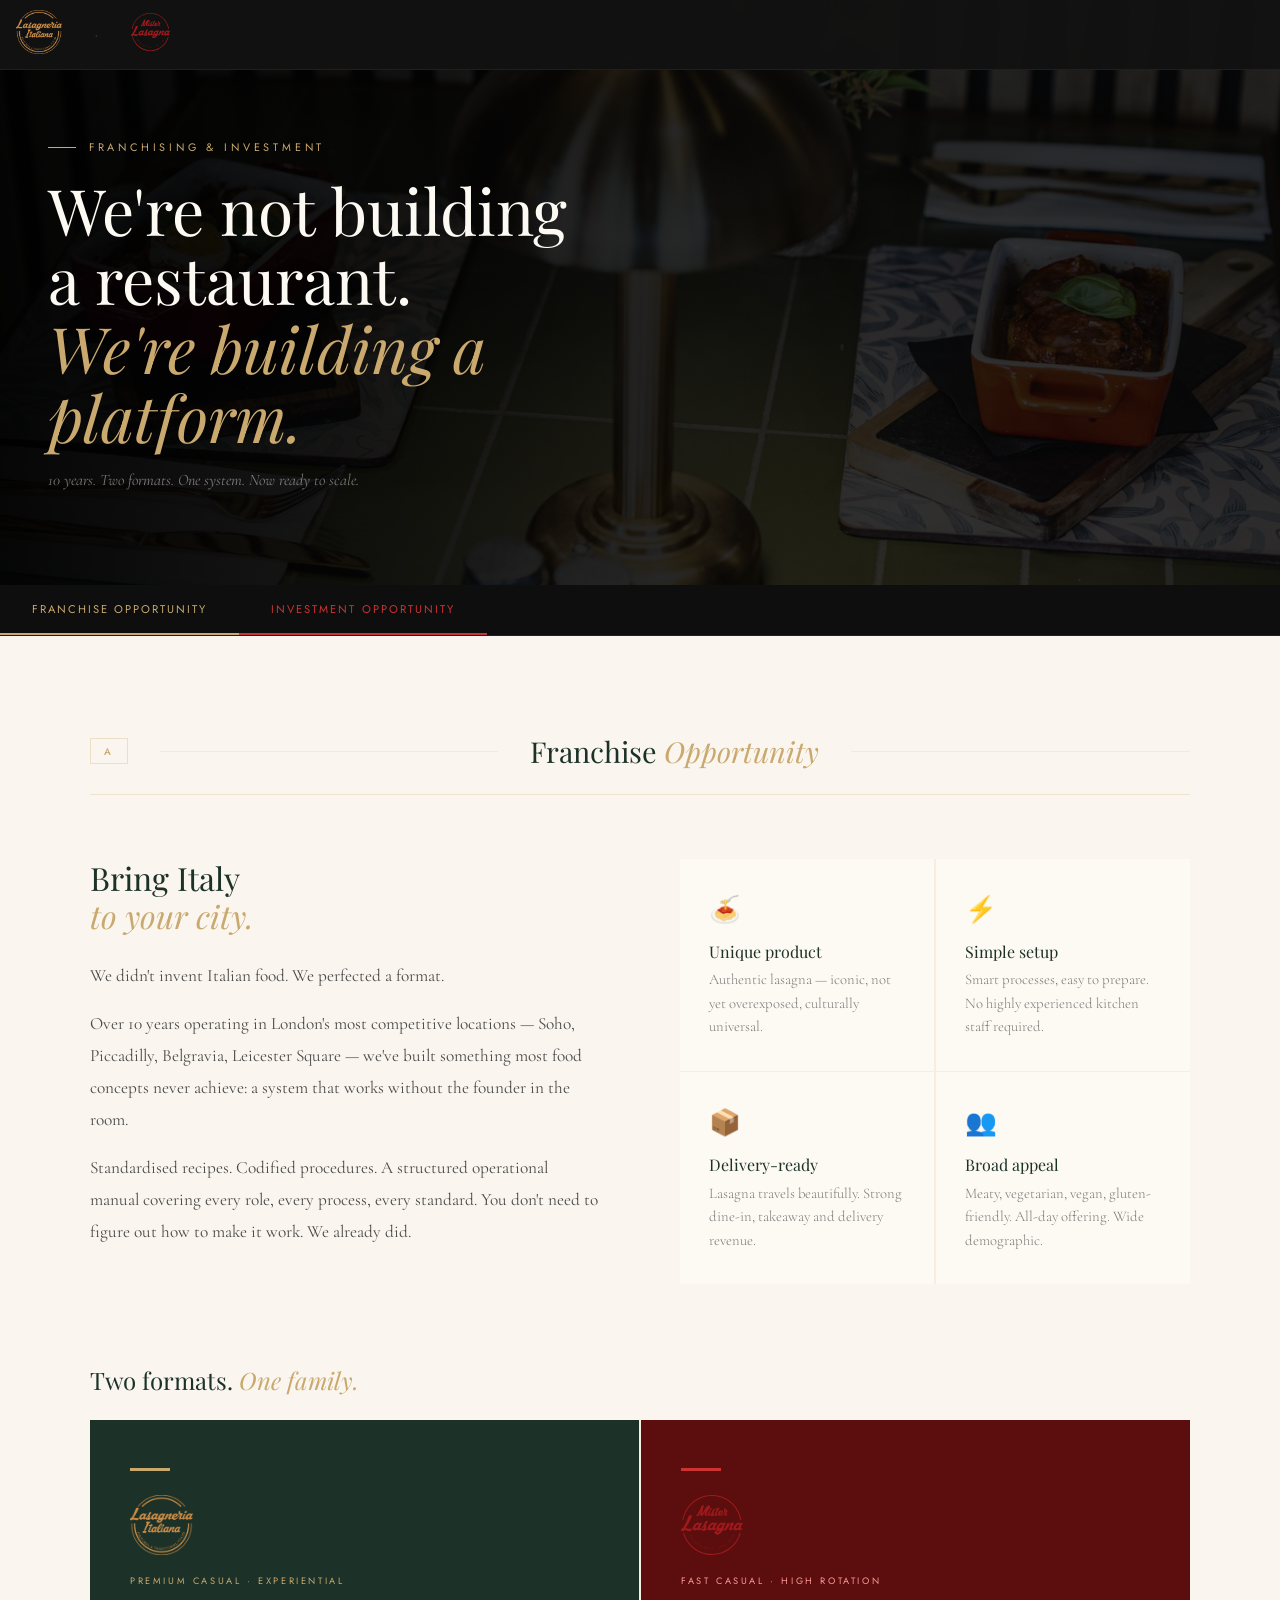
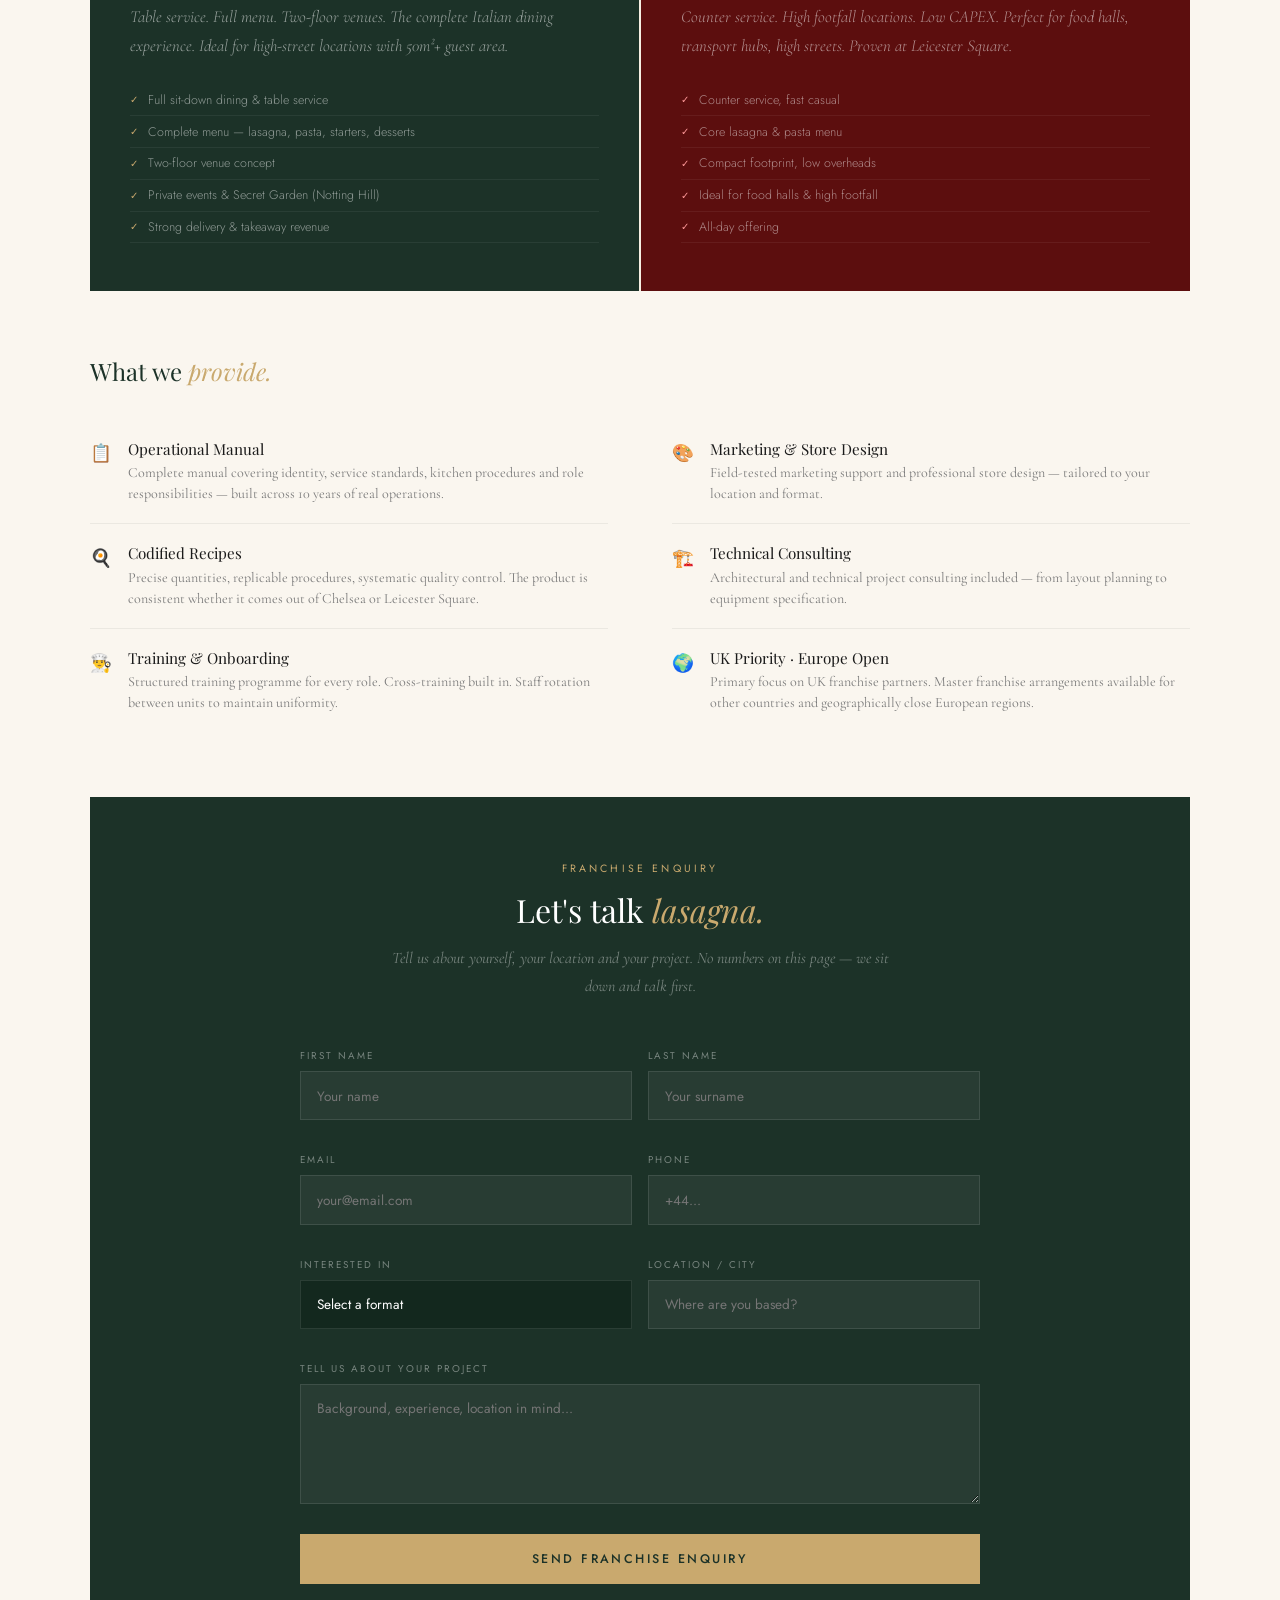
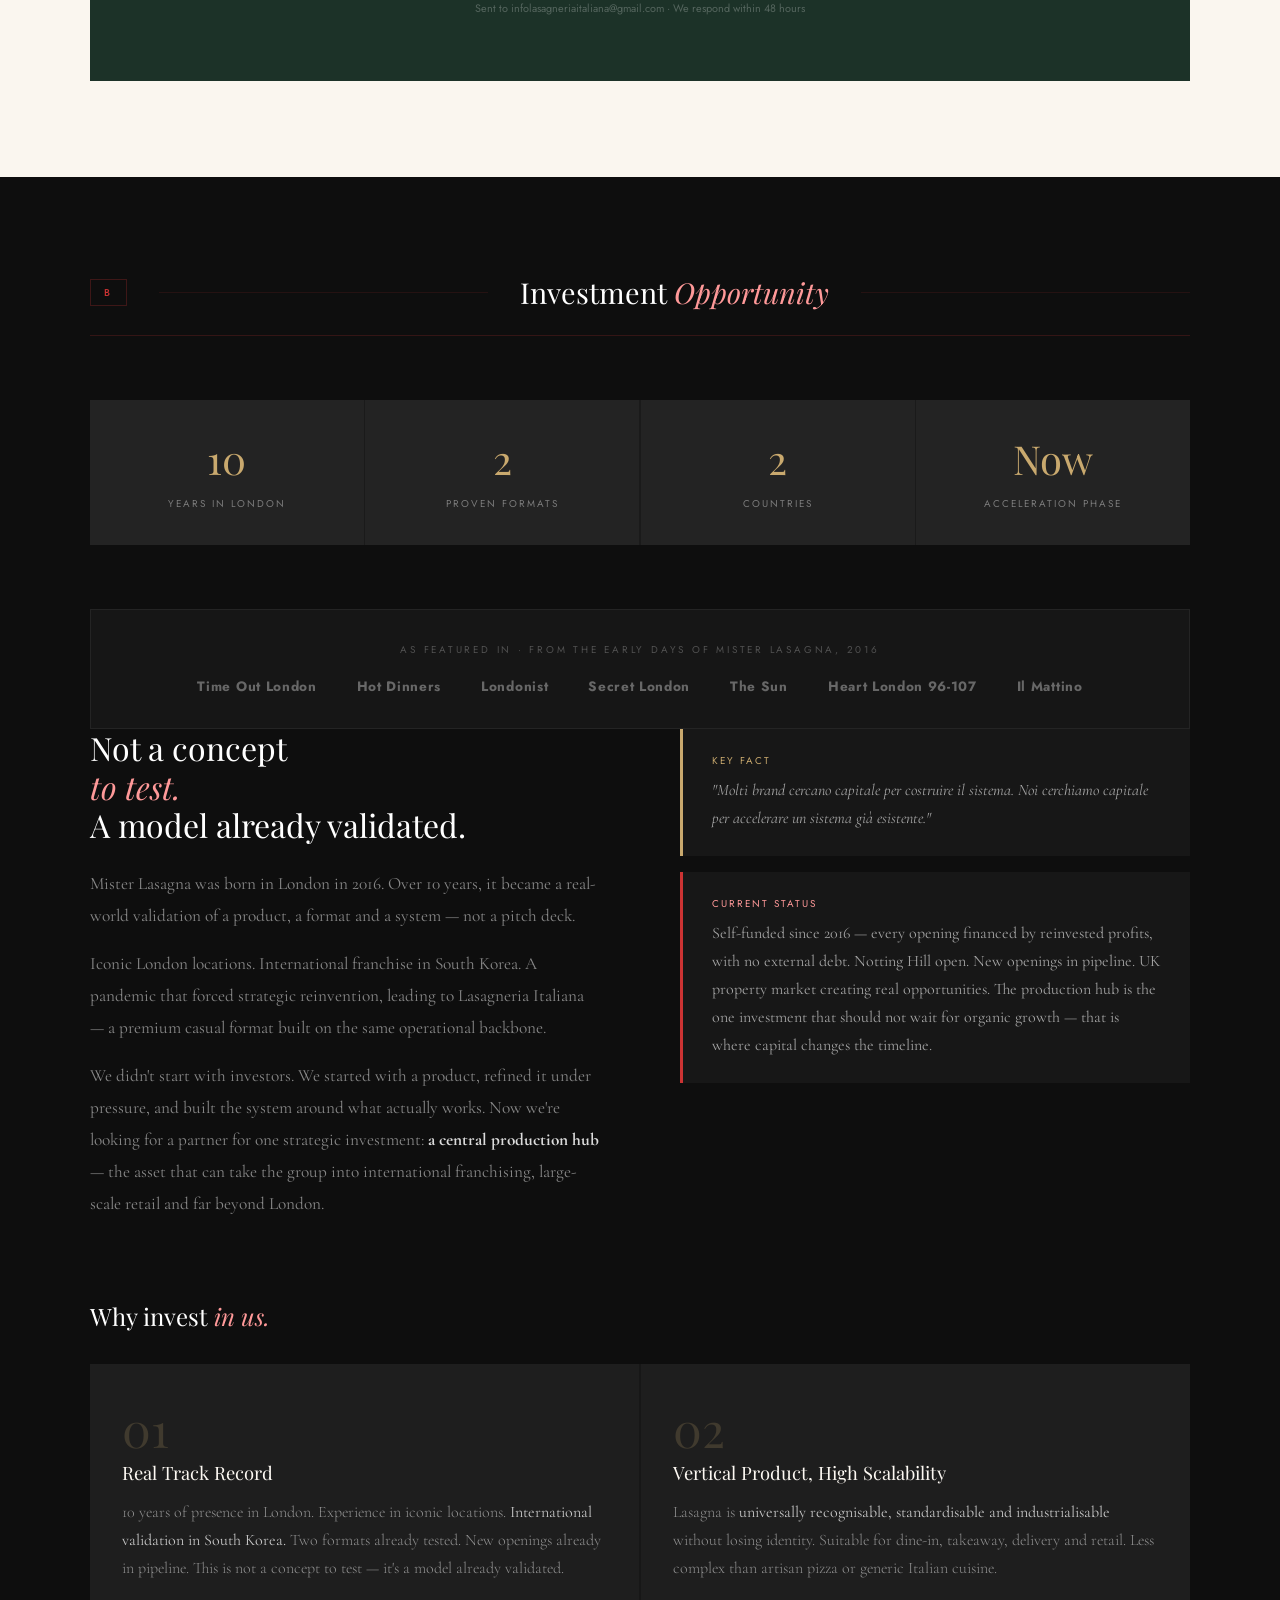
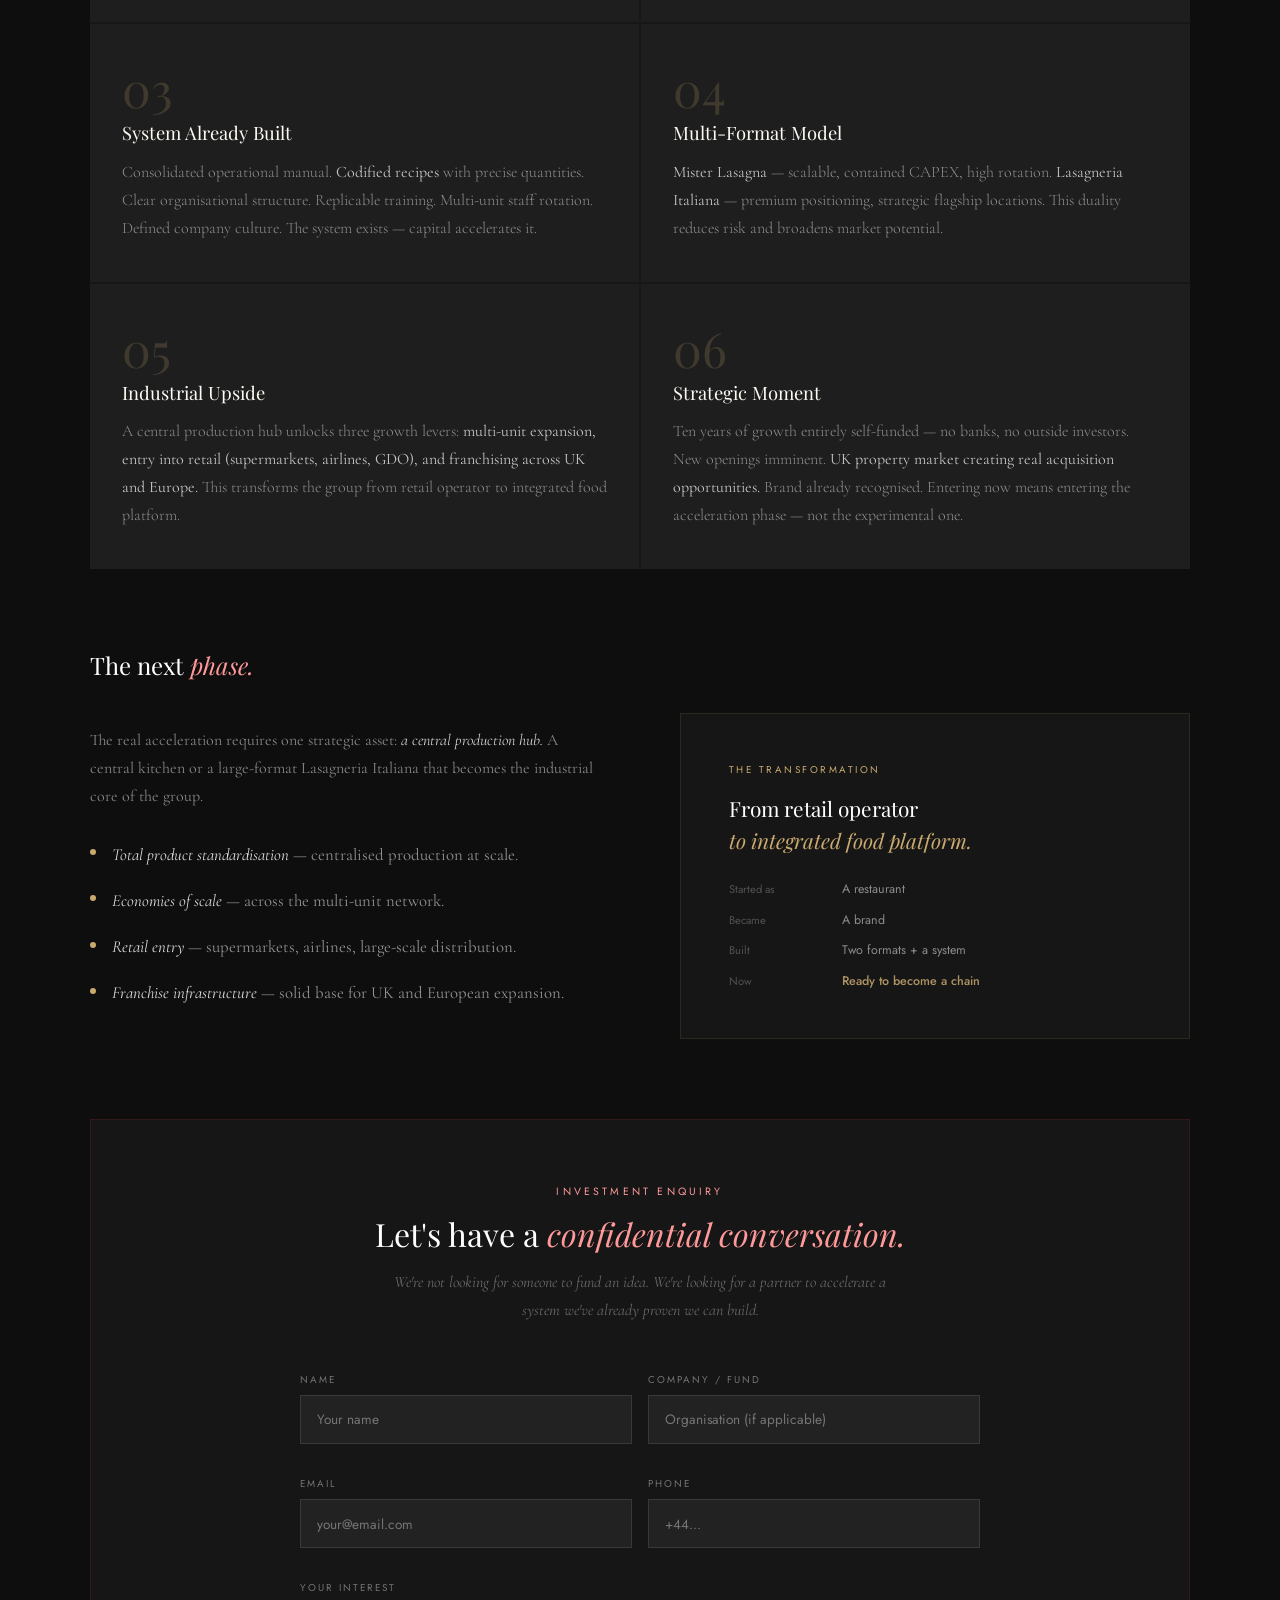
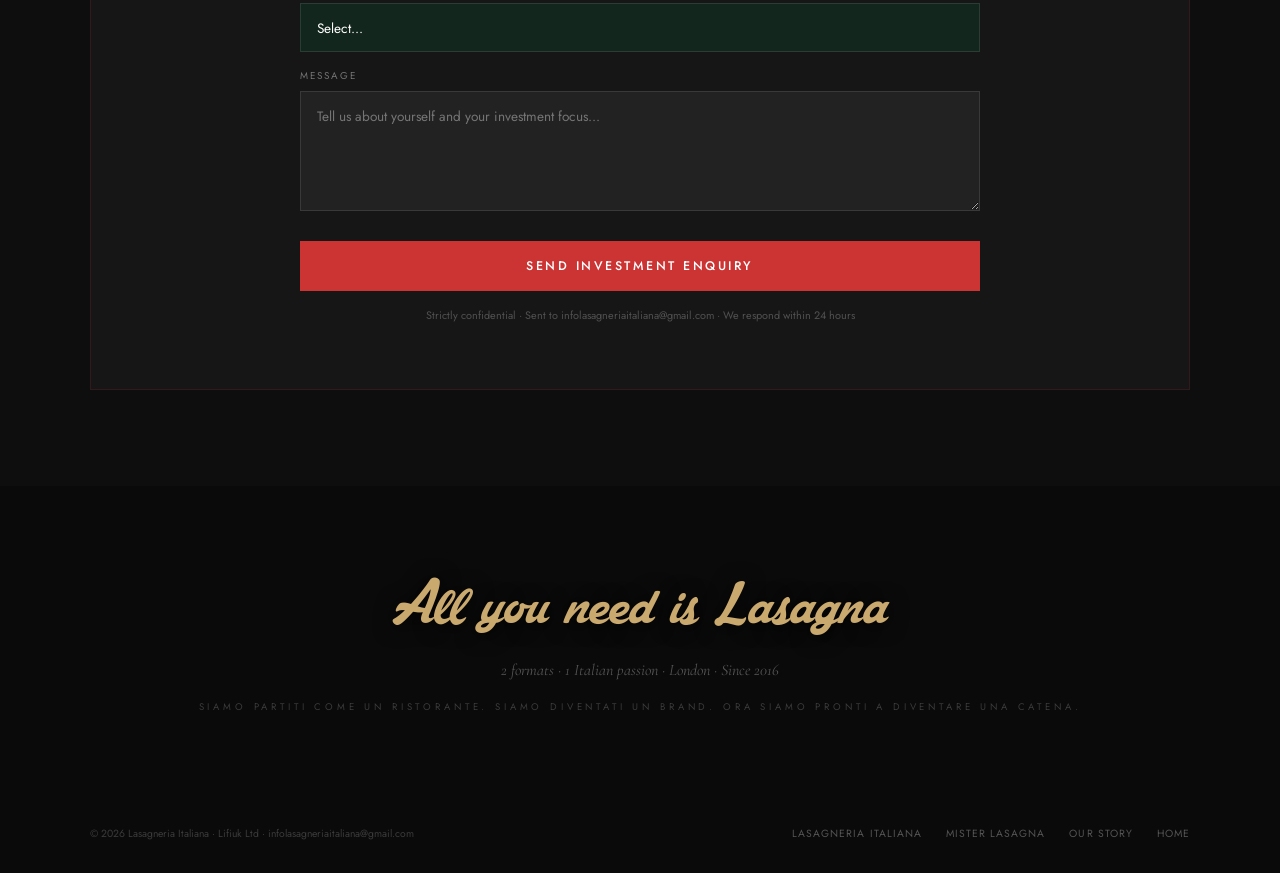
<file: franchising.html>
<!DOCTYPE html>
<html lang="en">
<head>
<meta charset="UTF-8">
<meta name="viewport" content="width=device-width, initial-scale=1.0">
<title>Franchising & Investment – Lasagneria Italiana & Mister Lasagna</title>
<meta name="description" content="Franchise or invest in Lasagneria Italiana and Mister Lasagna — two proven Italian food concepts built over 10 years in London.">
<link rel="preconnect" href="https://fonts.googleapis.com">
<link href="https://fonts.googleapis.com/css2?family=Playfair+Display:ital,wght@0,400;0,700;1,400&family=Cormorant+Garamond:ital,wght@0,300;0,400;1,300;1,400&family=Jost:wght@300;400;500&display=swap" rel="stylesheet">
<style>
@font-face {font-family:'Mastoc';src:url('assets/mastoc.ttf') format('truetype');}
@font-face {
  font-family: 'Mastoc';
  src: url('assets/mastoc.ttf') format('truetype');
  font-weight: normal; font-style: normal;
}

:root {
  --forest: #2B4A3A;
  --forest-dark: #1C3228;
  --forest-light: #3D6B55;
  --gold: #C9A96E;
  --gold-light: #E8C98A;
  --cream: #FAF6EF;
  --warm-white: #FDF9F3;
  --ml-red: #8B1A1A;
  --ml-red-dark: #5C0E0E;
  --text-dark: #1A1A1A;
  --text-mid: #4A4A4A;
  --text-light: #7A7A7A;
}
* { margin:0; padding:0; box-sizing:border-box; }
html { scroll-behavior:smooth; }
body { font-family:'Jost',sans-serif; background:var(--cream); color:var(--text-dark); overflow-x:hidden; }

/* NAV */
nav { position:fixed; top:0; left:0; right:0; z-index:100; display:flex; align-items:center; justify-content:space-between; padding:0.85rem 3rem; backdrop-filter:blur(8px); border-bottom:1px solid rgba(255,255,255,0.08); }
nav.li-nav { background:rgba(28,50,40,0.97); }
nav.ml-nav { background:rgba(80,10,10,0.97); }
.nav-logo img { height:48px; width:auto; }
.nav-links { display:flex; gap:2rem; list-style:none; align-items:center; }
.nav-links a { color:rgba(255,255,255,0.72); text-decoration:none; font-size:0.73rem; letter-spacing:0.15em; text-transform:uppercase; font-weight:400; transition:color 0.2s; }
.nav-links a:hover { color:var(--gold); }
.nav-links a.ml { color:rgba(255,255,255,0.72); }
.nav-links a.ml:hover { color:#ffb3b3; }
.nav-cta { padding:0.5rem 1.2rem; font-size:0.7rem; letter-spacing:0.15em; text-transform:uppercase; font-weight:500; cursor:pointer; border:none; font-family:'Jost',sans-serif; text-decoration:none; transition:background 0.2s; }
.nav-cta.li { background:var(--gold); color:var(--forest-dark); }
.nav-cta.li:hover { background:var(--gold-light); }
.nav-cta.ml { background:#cc3333; color:white; }
.nav-cta.ml:hover { background:#dd4444; }
.nav-switch { font-size:0.62rem; letter-spacing:0.12em; text-transform:uppercase; color:rgba(255,255,255,0.3); text-decoration:none; border-bottom:1px solid rgba(255,255,255,0.15); padding-bottom:0.1rem; transition:color 0.2s; }
.nav-switch:hover { color:rgba(255,255,255,0.7); }

/* HERO */
.hero { min-height:100vh; display:flex; align-items:center; position:relative; overflow:hidden; padding:6rem 4rem 3rem; }
.hero-bg { position:absolute; inset:0; background-size:cover; background-position:center; filter:brightness(0.32) saturate(0.8); }
.hero-overlay { position:absolute; inset:0; background:linear-gradient(to right, rgba(0,0,0,0.75) 0%, rgba(0,0,0,0.2) 65%, rgba(0,0,0,0) 100%); }
.hero-content { position:relative; z-index:2; max-width:620px; }
.hero-eyebrow { font-size:0.68rem; letter-spacing:0.35em; text-transform:uppercase; color:var(--gold); margin-bottom:1.2rem; display:flex; align-items:center; gap:0.8rem; }
.hero-eyebrow::before { content:''; display:inline-block; width:28px; height:1px; background:var(--gold); }
.hero h1 { font-family:'Playfair Display',serif; font-size:clamp(2.8rem,5.5vw,5rem); line-height:1.08; color:#FDF9F3; font-weight:400; margin-bottom:0.9rem; }
.hero h1 em { font-style:italic; }
.hero-sub { font-family:'Cormorant Garamond',serif; font-size:1.15rem; color:rgba(255,255,255,0.5); font-weight:300; margin-bottom:2rem; line-height:1.7; font-style:italic; max-width:460px; }
.hero-actions { display:flex; gap:1rem; flex-wrap:wrap; }
.btn { display:inline-block; text-decoration:none; font-family:'Jost',sans-serif; font-size:0.75rem; letter-spacing:0.15em; text-transform:uppercase; padding:0.8rem 1.8rem; cursor:pointer; border:none; transition:all 0.2s; font-weight:400; }
.btn-gold { background:var(--gold); color:var(--forest-dark); font-weight:500; }
.btn-gold:hover { background:var(--gold-light); }
.btn-red { background:#cc3333; color:white; font-weight:500; }
.btn-red:hover { background:#dd4444; }
.btn-ghost { background:transparent; color:rgba(255,255,255,0.8); border:1px solid rgba(255,255,255,0.22); }
.btn-ghost:hover { border-color:var(--gold); color:var(--gold); }

/* STRIP */
.strip { padding:0.85rem 3rem; display:flex; align-items:center; justify-content:center; gap:2.5rem; overflow:hidden; flex-wrap:wrap; }
.strip.gold { background:var(--gold); }
.strip.red { background:#cc3333; }
.strip-item { font-size:0.65rem; letter-spacing:0.25em; text-transform:uppercase; font-weight:500; white-space:nowrap; }
.strip.gold .strip-item { color:var(--forest-dark); }
.strip.red .strip-item { color:rgba(255,255,255,0.9); }
.strip-dot { width:3px; height:3px; border-radius:50%; flex-shrink:0; opacity:0.4; }
.strip.gold .strip-dot { background:var(--forest-dark); }
.strip.red .strip-dot { background:rgba(255,255,255,0.8); }

/* SECTIONS */
.section { padding:6rem 3rem; }
.section-inner { max-width:1100px; margin:0 auto; }
.section-dark { background:var(--forest-dark); }
.section-red-dark { background:var(--ml-red-dark); }
.section-cream { background:var(--cream); }
.section-warm { background:var(--warm-white); }
.section-label { font-size:0.66rem; letter-spacing:0.32em; text-transform:uppercase; color:var(--gold); margin-bottom:1rem; font-weight:500; }
.section-label.red { color:#ff9999; }
h2.section-title { font-family:'Playfair Display',serif; font-size:clamp(1.8rem,3vw,2.8rem); line-height:1.2; font-weight:400; margin-bottom:1.8rem; }
h2.section-title.light { color:var(--warm-white); }
h2.section-title.dark { color:var(--forest-dark); }
h2.section-title em { font-style:italic; color:var(--gold); }
h2.section-title em.red { color:#ff9999; }

/* TWO-COL */
.two-col { display:grid; grid-template-columns:1fr 1fr; gap:5rem; align-items:center; }
.prose p { font-family:'Cormorant Garamond',serif; font-size:1.1rem; line-height:1.8; color:var(--text-mid); margin-bottom:1rem; font-weight:300; }
.prose p.light { color:rgba(255,255,255,0.55); }
.stats { display:grid; grid-template-columns:1fr 1fr; gap:1.5rem; margin-top:2rem; padding-top:2rem; border-top:1px solid rgba(201,169,110,0.2); }
.stat-num { font-family:'Playfair Display',serif; font-size:2.2rem; color:var(--forest); font-weight:400; display:block; }
.stat-num.gold { color:var(--gold); }
.stat-label { font-size:0.65rem; letter-spacing:0.2em; text-transform:uppercase; color:var(--text-light); margin-top:0.2rem; }
.stat-label.muted { color:rgba(255,255,255,0.35); }

/* PHOTO FRAME */
.photo-frame { position:relative; padding:1.2rem 0 0 1.2rem; }
.photo-frame::before { content:''; position:absolute; top:0; left:0; width:70%; height:80%; border:1px solid var(--gold); }
.photo-frame img { width:100%; height:440px; object-fit:cover; position:relative; z-index:1; display:block; }
.photo-frame.red-border::before { border-color:#cc3333; }

/* MENU GRID */
.menu-grid { display:grid; grid-template-columns:repeat(3,1fr); gap:1.5px; background:rgba(255,255,255,0.06); }
.menu-card { background:rgba(255,255,255,0.04); padding:1.8rem 1.5rem; transition:background 0.3s; }
.menu-card:hover { background:rgba(255,255,255,0.09); }
.menu-tag { font-size:0.6rem; letter-spacing:0.3em; text-transform:uppercase; color:var(--gold); margin-bottom:0.6rem; }
.menu-tag.red { color:#ff9999; }
.menu-card h3 { font-family:'Playfair Display',serif; font-size:1.2rem; color:var(--warm-white); font-weight:400; margin-bottom:0.4rem; }
.menu-card p { font-family:'Cormorant Garamond',serif; font-size:0.88rem; color:rgba(255,255,255,0.38); line-height:1.5; margin-bottom:0.9rem; }
.menu-price { font-size:0.82rem; color:var(--gold); }
.menu-price.red { color:#ffb3b3; }

/* LOCATION CARDS */
.loc-grid { display:grid; grid-template-columns:1fr 1fr; gap:2px; background:rgba(201,169,110,0.15); }
.loc-card { background:var(--warm-white); padding:2.5rem 2rem; position:relative; }
.loc-card::before { content:''; position:absolute; top:0; left:0; right:0; height:3px; }
.loc-card.li::before { background:var(--forest); }
.loc-card.ml::before { background:#cc3333; }
.loc-name { font-family:'Playfair Display',serif; font-size:1.5rem; color:var(--forest-dark); font-weight:400; margin-bottom:0.3rem; }
.loc-badge { display:inline-block; font-size:0.58rem; letter-spacing:0.18em; text-transform:uppercase; padding:0.22rem 0.65rem; margin-bottom:1.2rem; }
.loc-badge.open { background:rgba(43,74,58,0.08); color:var(--forest); }
.loc-badge.new { background:rgba(201,169,110,0.1); color:var(--gold); }
.loc-badge.soon { background:rgba(255,200,50,0.1); color:#b07d00; }
.loc-row { display:flex; gap:0.75rem; margin-bottom:0.5rem; align-items:flex-start; }
.loc-key { font-size:0.62rem; letter-spacing:0.18em; text-transform:uppercase; color:var(--text-light); min-width:52px; padding-top:2px; }
.loc-val { font-family:'Cormorant Garamond',serif; font-size:1rem; color:var(--text-mid); line-height:1.5; }
.loc-actions { display:flex; gap:0.75rem; margin-top:1.6rem; flex-wrap:wrap; }
.btn-sm { display:inline-block; text-decoration:none; font-family:'Jost',sans-serif; font-size:0.68rem; letter-spacing:0.12em; text-transform:uppercase; padding:0.52rem 1rem; border:1px solid; transition:all 0.2s; font-weight:400; cursor:pointer; }
.btn-sm.forest { background:var(--forest); color:white; border-color:var(--forest); }
.btn-sm.forest:hover { background:var(--forest-light); border-color:var(--forest-light); }
.btn-sm.outline-forest { background:transparent; color:var(--forest); border-color:var(--forest); }
.btn-sm.outline-forest:hover { background:rgba(43,74,58,0.05); }
.btn-sm.red-solid { background:#cc3333; color:white; border-color:#cc3333; }
.btn-sm.red-solid:hover { background:#dd4444; border-color:#dd4444; }
.btn-sm.outline-red { background:transparent; color:#cc3333; border-color:#cc3333; }
.btn-sm.outline-red:hover { background:rgba(204,51,51,0.05); }

/* DELIVERY STRIP */
.delivery-bar { padding:2rem 3rem; display:flex; align-items:center; justify-content:center; }
.delivery-bar.li { background:var(--forest); }
.delivery-bar.ml { background:#cc3333; }
.delivery-inner { max-width:1100px; width:100%; display:flex; align-items:center; justify-content:space-between; gap:2rem; flex-wrap:wrap; }
.delivery-bar h3 { font-family:'Playfair Display',serif; font-size:1.3rem; font-weight:400; color:white; margin-bottom:0.2rem; }
.delivery-bar p { font-size:0.75rem; color:rgba(255,255,255,0.5); }
.delivery-platforms { display:flex; gap:0.75rem; flex-wrap:wrap; }
.delivery-btn { background:rgba(255,255,255,0.1); border:1px solid rgba(255,255,255,0.18); color:white; padding:0.52rem 1rem; font-size:0.7rem; letter-spacing:0.1em; text-transform:uppercase; text-decoration:none; font-family:'Jost',sans-serif; transition:background 0.2s; }
.delivery-btn:hover { background:rgba(255,255,255,0.18); }

/* FOOTER */
footer { padding:3rem 3rem 2rem; }
footer.li { background:var(--forest-dark); }
footer.ml { background:var(--ml-red-dark); }
.footer-inner { max-width:1100px; margin:0 auto; }
.footer-top { display:grid; grid-template-columns:2fr 1fr 1fr; gap:2.5rem; padding-bottom:2rem; border-bottom:1px solid rgba(255,255,255,0.08); }
.footer-logo img { height:50px; width:auto; margin-bottom:0.8rem; }
.footer-tagline { font-family:'Cormorant Garamond',serif; font-size:0.9rem; color:rgba(255,255,255,0.3); font-style:italic; line-height:1.6; }
.footer-col h4 { font-size:0.62rem; letter-spacing:0.25em; text-transform:uppercase; color:var(--gold); margin-bottom:0.9rem; font-weight:500; }
.footer-col h4.red { color:#ff9999; }
.footer-col a, .footer-col p { display:block; font-size:0.8rem; color:rgba(255,255,255,0.42); margin-bottom:0.42rem; text-decoration:none; transition:color 0.2s; }
.footer-col a:hover { color:rgba(255,255,255,0.8); }
.footer-bottom { display:flex; align-items:center; justify-content:space-between; padding-top:1.6rem; flex-wrap:wrap; gap:1rem; }
.footer-copy { font-size:0.65rem; color:rgba(255,255,255,0.18); letter-spacing:0.05em; }
.footer-slogan { font-family:'Mastoc',cursive; font-size:1.1rem; color:rgba(201,169,110,0.28); }
.footer-slogan.ml { color:rgba(255,100,100,0.28); }
.social-links { display:flex; gap:1.2rem; }
.social-link { display:flex; align-items:center; gap:0.4rem; color:rgba(255,255,255,0.35); text-decoration:none; font-size:0.7rem; transition:color 0.2s; }
.social-link:hover { color:var(--gold); }
.social-link svg { width:13px; height:13px; fill:currentColor; }

/* Logo visibility fixes for dark backgrounds */
.card-ml .brand-logo,
.ml-nav .nav-logo img,
.footer-logo img { filter: brightness(1.1); }
.card-li .brand-logo { filter: brightness(1.05); }

/* ═══════════════════════════════════════════
   MOBILE RESPONSIVE — max-width 768px
═══════════════════════════════════════════ */
@media (max-width: 768px) {

  /* NAV */
  nav { padding: 0.7rem 1.2rem; flex-wrap: wrap; gap: 0.5rem; }
  .nav-logo img { height: 38px; }
  .nav-links { display: none; } /* replaced by hamburger menu */
  .nav-cta { padding: 0.45rem 0.9rem; font-size: 0.65rem; }
  .nav-switch { font-size: 0.55rem; }

  /* HERO */
  .hero { padding: 5rem 1.4rem 2.5rem; min-height: 90vh; }
  .hero h1 { font-size: clamp(2.2rem, 9vw, 3.2rem); }
  .hero-sub { font-size: 1rem; }
  .hero-eyebrow { font-size: 0.6rem; }
  .hero-actions { flex-direction: column; gap: 0.7rem; }
  .hero-actions .btn { text-align: center; }

  /* STRIP */
  .strip { padding: 0.8rem 1rem; gap: 1rem; justify-content: flex-start; overflow-x: auto; flex-wrap: nowrap; }
  .strip-item { font-size: 0.6rem; }
  .strip-dot { display: none; }

  /* SECTIONS */
  .section { padding: 3.5rem 1.4rem; }
  .section-inner { max-width: 100%; }

  /* TWO COLUMN → SINGLE */
  .two-col { grid-template-columns: 1fr; gap: 2.5rem; }
  .two-col > *:first-child { order: 2; }
  .two-col > *:last-child { order: 1; }

  /* PHOTO FRAME */
  .photo-frame { padding: 0.8rem 0 0 0.8rem; }
  .photo-frame img { height: 260px; }
  .photo-frame::before { width: 65%; height: 75%; }

  /* STATS */
  .stats { grid-template-columns: 1fr 1fr; gap: 1rem; }
  .stat-num { font-size: 1.8rem; }

  /* MENU GRID → single column */
  .menu-grid { grid-template-columns: 1fr; }
  .menu-card { padding: 1.3rem 1.2rem; }
  .menu-card h3 { font-size: 1.1rem; }

  /* LOCATIONS */
  .loc-grid { grid-template-columns: 1fr; }
  .loc-card { padding: 1.8rem 1.4rem; }
  .loc-name { font-size: 1.3rem; }
  .loc-actions { flex-wrap: wrap; }
  .btn-sm { font-size: 0.65rem; padding: 0.5rem 0.9rem; }

  /* DELIVERY BAR */
  .delivery-bar { padding: 1.5rem 1.4rem; }
  .delivery-inner { flex-direction: column; gap: 1rem; }
  .delivery-bar h3 { font-size: 1.1rem; }
  .delivery-platforms { flex-wrap: wrap; gap: 0.5rem; }
  .delivery-btn { font-size: 0.65rem; padding: 0.45rem 0.9rem; }

  /* FOOTER */
  footer { padding: 2.5rem 1.4rem 1.5rem; }
  .footer-top { grid-template-columns: 1fr; gap: 1.8rem; }
  .footer-logo img { height: 42px; }
  .footer-bottom { flex-direction: column; gap: 0.5rem; text-align: center; }

  /* SECTION TITLES */
  h2.section-title { font-size: clamp(1.5rem, 5.5vw, 2rem); }
  .section-label { font-size: 0.6rem; }

  /* BUTTONS */
  .btn { padding: 0.7rem 1.4rem; font-size: 0.72rem; }
}

/* ═══════════════════════════════════════════
   SPLASH PAGE MOBILE
═══════════════════════════════════════════ */
@media (max-width: 768px) {

  /* Top logos */
  .top-logos { gap: 1.2rem; margin-bottom: 1.5rem; }
  .top-logo-li { height: 40px; }
  .top-logo-ml { height: 34px; }
  .top-divider { height: 34px; }

  /* Slogan */
  .slogan { font-size: clamp(2rem, 10vw, 3.5rem); margin-bottom: 0.4rem; }
  .slogan-sub { font-size: 0.5rem; letter-spacing: 0.3em; margin-bottom: 1.8rem; }
  .divider { width: 60px; margin-bottom: 1.8rem; }

  /* Brand cards — stack vertically on mobile */
  .brands { flex-direction: column; gap: 2px; max-width: 100%; }
  .brand-card { height: 200px; flex: none !important; width: 100%; }
  .brand-card:hover { flex: none !important; }
  .brand-logo { height: 60px; }
  .brand-label { font-size: 0.5rem; }
  .brand-tagline { font-size: 0.78rem; max-width: 280px; }
  .brand-loc { font-size: 0.5rem; }
  .brand-cta { opacity: 1 !important; font-size: 0.56rem; } /* always visible on mobile */

  .splash-footer { margin-top: 1.5rem; font-size: 0.46rem; }
}

/* ═══════════════════════════════════════════
   MENU PAGE MOBILE
═══════════════════════════════════════════ */
@media (max-width: 768px) {
  .menu-page-hero { padding: 5.5rem 1.4rem 2.5rem; }
  .menu-category { padding: 2.5rem 1.4rem; }
  .dish-grid { grid-template-columns: 1fr; }
  .dish-col { padding: 0 !important; border-left: none !important; }
  .dish-col + .dish-col { border-top: 1px solid rgba(0,0,0,0.06); padding-top: 0.5rem !important; margin-top: 0.5rem; }
  .cat-header { flex-direction: column; align-items: flex-start; gap: 0.4rem; }
  .cat-header h2 { font-size: 1.5rem; }
}

/* ═══════════════════════════════════════════
   HAMBURGER MENU (mobile nav)
═══════════════════════════════════════════ */

.mobile-menu {
  display: none;
  position: fixed;
  top: 0; left: 0; right: 0; bottom: 0;
  z-index: 200;
  flex-direction: column;
  align-items: center;
  justify-content: center;
  gap: 1.5rem;
}
.mobile-menu.open { display: flex; }
.mobile-menu a {
  font-size: 1.5rem;
  font-family: 'Playfair Display', serif;
  color: rgba(255,255,255,0.85);
  text-decoration: none;
  letter-spacing: 0.05em;
  transition: color 0.2s;
}
.mobile-menu a:hover { color: var(--gold); }

@media (max-width: 768px) {
  .hamburger { display: flex; }
}


/* PAGE SPECIFIC */
.fr-hero {
  min-height: 65vh; display:flex; align-items:center;
  position:relative; overflow:hidden; padding:7rem 3rem 4rem;
  background:#0e0e0e;
}
.fr-hero-bg { position:absolute; inset:0; }
.fr-hero-bg img { width:100%; height:100%; object-fit:cover; object-position:center 40%; filter:brightness(0.22) saturate(0.7); }
.fr-hero-bg::after { content:''; position:absolute; inset:0; background:linear-gradient(to right, rgba(0,0,0,0.88) 0%, rgba(0,0,0,0.1) 70%); }
.fr-hero-content { position:relative; z-index:2; max-width:680px; }

/* ANCHOR NAV */
.anchor-nav {
  background: #0e0e0e; border-bottom:1px solid rgba(255,255,255,0.07);
  display:flex; gap:0;
}
.anchor-btn {
  padding:0 2rem; height:50px; background:transparent; border:none;
  cursor:pointer; font-family:'Jost',sans-serif; font-size:0.7rem;
  letter-spacing:0.18em; text-transform:uppercase; font-weight:400;
  color:rgba(255,255,255,0.4); transition:all 0.2s; border-bottom:2px solid transparent;
  text-decoration:none; display:flex; align-items:center;
}
.anchor-btn:hover { color:rgba(255,255,255,0.8); }
.anchor-btn.gold { border-bottom-color:var(--gold); color:var(--gold); }
.anchor-btn.red { border-bottom-color:#cc3333; color:#cc3333; }

/* SECTION DIVIDER */
.section-divider {
  display:flex; align-items:center; gap:2rem; margin-bottom:4rem;
  padding-bottom:1.5rem; border-bottom:1px solid;
}
.section-divider.gold { border-bottom-color:rgba(201,169,110,0.25); }
.section-divider.red { border-bottom-color:rgba(204,51,51,0.2); }
.divider-label {
  font-size:0.62rem; letter-spacing:0.3em; text-transform:uppercase;
  font-weight:500; font-family:'Jost',sans-serif; white-space:nowrap;
  padding:0.3rem 0.8rem; border:1px solid;
}
.divider-label.gold { color:var(--gold); border-color:rgba(201,169,110,0.3); }
.divider-label.red { color:#cc3333; border-color:rgba(204,51,51,0.25); }
.divider-line { flex:1; height:1px; }
.divider-line.gold { background:rgba(201,169,110,0.15); }
.divider-line.red { background:rgba(204,51,51,0.12); }

/* USP GRID */
.usp-grid { display:grid; grid-template-columns:repeat(3,1fr); gap:1.5px; background:rgba(201,169,110,0.1); }
.usp-card { background:var(--warm-white); padding:2rem 1.8rem; transition:background 0.2s; }
.usp-card:hover { background:white; }
.usp-icon { font-size:1.6rem; margin-bottom:0.8rem; display:block; }
.usp-title { font-family:'Playfair Display',serif; font-size:1rem; color:var(--forest-dark); font-weight:400; margin-bottom:0.4rem; }
.usp-desc { font-family:'Cormorant Garamond',serif; font-size:0.92rem; color:var(--text-light); line-height:1.6; font-weight:300; }

/* FORMATS */
.formats-grid { display:grid; grid-template-columns:1fr 1fr; gap:2px; background:rgba(201,169,110,0.1); }
.format-card { padding:3rem 2.5rem; }
.fc-li { background:var(--forest-dark); }
.fc-ml { background:var(--ml-red-dark); }
.format-card::before { content:''; display:block; width:40px; height:3px; margin-bottom:1.5rem; }
.fc-li::before { background:var(--gold); }
.fc-ml::before { background:#cc3333; }
.format-logo { height:60px; width:auto; margin-bottom:1.2rem; display:block; }
.format-tag { font-size:0.58rem; letter-spacing:0.28em; text-transform:uppercase; margin-bottom:1rem; display:block; font-family:'Jost',sans-serif; }
.format-desc { font-family:'Cormorant Garamond',serif; font-size:1.05rem; line-height:1.7; font-weight:300; font-style:italic; margin-bottom:1.5rem; }
.format-list { list-style:none; }
.format-list li { font-size:0.78rem; padding:0.4rem 0; border-bottom:1px solid; display:flex; align-items:center; gap:0.6rem; font-family:'Jost',sans-serif; font-weight:300; }
.format-list li::before { content:'✓'; font-size:0.65rem; flex-shrink:0; }
.fc-li .format-tag { color:var(--gold); }
.fc-li .format-desc { color:rgba(255,255,255,0.55); }
.fc-li .format-list li { color:rgba(255,255,255,0.5); border-bottom-color:rgba(255,255,255,0.06); }
.fc-li .format-list li::before { color:var(--gold); }
.fc-ml .format-tag { color:#ff9999; }
.fc-ml .format-desc { color:rgba(255,255,255,0.55); }
.fc-ml .format-list li { color:rgba(255,255,255,0.5); border-bottom-color:rgba(255,255,255,0.06); }
.fc-ml .format-list li::before { color:#ff9999; }

/* PROVIDES LIST */
.provides-grid { display:grid; grid-template-columns:1fr 1fr; gap:0 4rem; }
.provide-item { display:flex; gap:1rem; padding:1.2rem 0; border-bottom:1px solid rgba(0,0,0,0.06); align-items:flex-start; }
.provide-item:last-child { border-bottom:none; }
.provide-icon { font-size:1.1rem; flex-shrink:0; margin-top:0.1rem; }
.provide-text h4 { font-family:'Playfair Display',serif; font-size:0.95rem; color:var(--text-dark); font-weight:400; margin-bottom:0.2rem; }
.provide-text p { font-family:'Cormorant Garamond',serif; font-size:0.88rem; color:var(--text-light); line-height:1.5; }

/* TRACK RECORD */
.track-grid { display:grid; grid-template-columns:repeat(4,1fr); gap:1.5px; background:rgba(255,255,255,0.05); margin-bottom:3rem; }
.track-card { background:rgba(255,255,255,0.04); padding:2rem 1.5rem; text-align:center; }
.track-num { font-family:'Playfair Display',serif; font-size:2.5rem; color:var(--gold); font-weight:400; display:block; margin-bottom:0.3rem; }
.track-label { font-size:0.62rem; letter-spacing:0.2em; text-transform:uppercase; color:rgba(255,255,255,0.4); font-family:'Jost',sans-serif; }

/* INVEST POINTS */
.invest-grid { display:grid; grid-template-columns:1fr 1fr; gap:2px; background:rgba(255,255,255,0.04); }
.invest-card { background:rgba(255,255,255,0.03); padding:2.5rem 2rem; transition:background 0.2s; }
.invest-card:hover { background:rgba(255,255,255,0.06); }
.invest-num { font-family:'Playfair Display',serif; font-size:3rem; color:rgba(201,169,110,0.2); font-weight:400; line-height:1; margin-bottom:0.5rem; }
.invest-title { font-family:'Playfair Display',serif; font-size:1.15rem; color:var(--warm-white); font-weight:400; margin-bottom:0.8rem; }
.invest-body { font-family:'Cormorant Garamond',serif; font-size:1rem; color:rgba(255,255,255,0.5); line-height:1.75; font-weight:300; }
.invest-body strong { color:rgba(255,255,255,0.75); font-weight:400; }

/* NEXT PHASE */
.next-phase { display:grid; grid-template-columns:1fr 1fr; gap:5rem; align-items:center; }
.phase-item { display:flex; gap:1rem; margin-bottom:1.2rem; align-items:flex-start; }
.phase-dot { width:6px; height:6px; border-radius:50%; background:var(--gold); flex-shrink:0; margin-top:0.45rem; }
.phase-text { font-family:'Cormorant Garamond',serif; font-size:1.05rem; color:rgba(255,255,255,0.55); line-height:1.6; }
.phase-text strong { color:rgba(255,255,255,0.85); font-weight:400; font-style:italic; }

/* FORMS */
.fr-form { max-width:680px; margin:0 auto; }
.form-row { display:grid; grid-template-columns:1fr 1fr; gap:1rem; margin-bottom:1rem; }
.form-group { margin-bottom:1rem; }
.form-group label { display:block; font-size:0.62rem; letter-spacing:0.2em; text-transform:uppercase; color:rgba(255,255,255,0.4); margin-bottom:0.5rem; font-family:'Jost',sans-serif; }
.form-group input, .form-group select, .form-group textarea { width:100%; background:rgba(255,255,255,0.05); border:1px solid rgba(255,255,255,0.1); color:white; padding:0.85rem 1rem; font-family:'Jost',sans-serif; font-size:0.85rem; outline:none; transition:border-color 0.2s; border-radius:0; -webkit-appearance:none; }
.form-group input:focus, .form-group select:focus, .form-group textarea:focus { border-color:var(--gold); }
.form-group select { background:rgba(20,40,30,0.95); cursor:pointer; }
.form-group select option { background:#1a1a1a; }
.form-group textarea { resize:vertical; min-height:120px; }
.form-submit-gold { background:var(--gold); color:var(--forest-dark); border:none; padding:1rem 2.5rem; font-size:0.78rem; letter-spacing:0.2em; text-transform:uppercase; font-weight:500; cursor:pointer; font-family:'Jost',sans-serif; transition:background 0.2s; width:100%; margin-top:0.5rem; }
.form-submit-gold:hover { background:var(--gold-light); }
.form-submit-red { background:#cc3333; color:white; border:none; padding:1rem 2.5rem; font-size:0.78rem; letter-spacing:0.2em; text-transform:uppercase; font-weight:500; cursor:pointer; font-family:'Jost',sans-serif; transition:background 0.2s; width:100%; margin-top:0.5rem; }
.form-submit-red:hover { background:#dd4444; }
.form-note { font-size:0.68rem; color:rgba(255,255,255,0.25); margin-top:1rem; text-align:center; font-family:'Jost',sans-serif; line-height:1.6; }
.form-success { display:none; background:rgba(43,74,58,0.3); border:1px solid rgba(201,169,110,0.3); padding:1.5rem; text-align:center; margin-top:1rem; }
.form-success p { font-family:'Cormorant Garamond',serif; font-size:1.1rem; color:var(--gold); font-style:italic; }

/* CLOSING */
.closing-quote {
  text-align:center; padding:5rem 3rem;
  background:#0a0a0a;
}
.closing-mastoc { font-family:'Mastoc',cursive; font-size:clamp(2.2rem,5vw,4.5rem); color:var(--gold); text-shadow:0 2px 20px rgba(0,0,0,0.8); margin-bottom:0.5rem; }
.closing-sub { font-size:0.6rem; letter-spacing:0.4em; text-transform:uppercase; color:rgba(255,255,255,0.2); font-family:'Jost',sans-serif; }

@media(max-width:768px) {
  .fr-hero { padding:6rem 1.4rem 3rem; }
  .anchor-nav { overflow-x:auto; }
  .usp-grid { grid-template-columns:1fr; }
  .formats-grid { grid-template-columns:1fr; }
  .format-card { padding:2rem 1.4rem; }
  .provides-grid { grid-template-columns:1fr; }
  .track-grid { grid-template-columns:repeat(2,1fr); }
  .invest-grid { grid-template-columns:1fr; }
  .next-phase { grid-template-columns:1fr; gap:2rem; }
  .form-row { grid-template-columns:1fr; }
}

@media (max-width:768px) {
  nav { padding:0.6rem 1rem!important; }
  .fr-hero { min-height:50vh!important; padding:5.5rem 1.4rem 2.5rem!important; }
  .fr-hero-content h1 { font-size:clamp(1.8rem,7vw,3rem)!important; }
  .anchor-nav { overflow-x:auto!important; }
  .anchor-btn { padding:0 1.2rem!important; font-size:0.62rem!important; }
  div[style*="padding:6rem 3rem"] { padding:3rem 1.4rem!important; }
  .section-divider { flex-direction:column!important; align-items:flex-start!important; gap:0.8rem!important; }
  .usp-grid { grid-template-columns:1fr!important; }
  div[style*="grid-template-columns:1fr 1fr;gap:5rem"] { grid-template-columns:1fr!important; gap:2rem!important; }
  .formats-grid { grid-template-columns:1fr!important; }
  .format-card { padding:1.8rem 1.4rem!important; }
  .provides-grid { grid-template-columns:1fr!important; }
  .track-grid { grid-template-columns:1fr 1fr!important; }
  .invest-grid { grid-template-columns:1fr!important; }
  .next-phase { grid-template-columns:1fr!important; gap:1.5rem!important; }
  .form-row { grid-template-columns:1fr!important; }
  div[style*="padding:4rem 3rem"] { padding:2.5rem 1.4rem!important; }
  .closing-slogan { font-size:clamp(1.5rem,7vw,3rem)!important; padding:3rem 1.4rem!important; }
  footer { padding:2rem 1.4rem!important; }
  footer div[style*="display:flex"] { flex-direction:column!important; gap:1rem!important; }
}

@media (max-width:768px) {
  nav > div:nth-child(2) { display:none!important; }
}

/* ── LOGOS: prevent clipping ── */
  .top-logo-li { height: 32px !important; width: auto !important; }
  .top-logo-ml { height: 28px !important; width: auto !important; }
  .top-divider  { height: 28px !important; }
  .top-logos    { gap: 1rem !important; margin-bottom: 1.2rem !important; }

  /* ── TYPOGRAPHY: more readable on mobile ── */
  .prose p, .timeline-text, .dish-d, .loc-info-val,
  p[style*="font-family:'Cormorant"], p[style*="Cormorant Garamond"] {
    font-weight: 400 !important;
    font-size: 1rem !important;
    line-height: 1.75 !important;
  }
  .dish-n, .timeline-title { font-size: 0.98rem !important; }
  .cat-header h2, .cat-title h2 { font-size: 1.4rem !important; }

  /* ── NAV: compact, no wrap ── */
  nav {
    padding: 0.6rem 1rem !important;
    position: fixed !important;
    flex-wrap: nowrap !important;
    gap: 0.5rem !important;
  }
  .nav-logo img  { height: 36px !important; width: auto !important; }
  .nav-links     { display: none !important; }
  .nav-switch    { display: none !important; }
  .nav-cta       { display: none !important; }
  nav > div:last-child:not(.hamburger) > *:not(.hamburger) { display: none !important; }
  nav > div:nth-child(2) { display: none !important; }
}


/* ── HAMBURGER & MOBILE MENU ─────────────────── */
.hamburger svg { display: block !important; }
.hamburger {
  display: none;
  flex-direction: column;
  cursor: pointer;
  padding: 8px;
  appearance: none;
  -webkit-appearance: none;
  background: transparent;
  border: none;
  border-radius: 0;
  box-shadow: none;
  flex-shrink: 0;
}
.hamburger span {
  display: block;
  width: 24px;
  height: 2px;
  background: rgba(255,255,255,0.9);
}
.hamburger span + span {
  margin-top: 6px;
}
.mobile-menu {
  display: none;
  position: fixed;
  top: 0; left: 0; right: 0; bottom: 0;
  width: 100vw; height: 100vh;
  z-index: 9999;
  flex-direction: column;
  align-items: center;
  justify-content: center;
  gap: 1.8rem;
  overflow: hidden;
}
.mobile-menu.open {
  display: flex !important;
}
.mobile-menu a {
  font-family: 'Playfair Display', serif;
  font-size: 1.4rem;
  color: rgba(255,255,255,0.85);
  text-decoration: none;
}
.mobile-menu-close {
  position: absolute;
  top: 1.2rem; right: 1.2rem;
  background: none; border: none;
  color: rgba(255,255,255,0.7);
  font-size: 2.2rem;
  cursor: pointer;
  width: 44px; height: 44px;
  display: flex; align-items: center; justify-content: center;
  line-height: 1;
}
.li-bg { background: rgba(20,42,28,0.97); }
.ml-bg { background: rgba(65,8,8,0.97); }
.dark-bg { background: rgba(8,8,8,0.98); }
@media (max-width: 768px) {
  .hamburger { display: flex !important; }
  .nav-links { display: none !important; }
  .nav-switch { display: none !important; }
  .nav-cta { display: none !important; }
  nav > div:last-child:not(.hamburger) > a { display: none !important; }
  nav > div:nth-child(2) { display: none !important; }
}
</style>
</head>
<body>

<!-- NAV -->
<nav style="position:fixed;top:0;left:0;right:0;z-index:100;display:flex;align-items:center;justify-content:space-between;padding:0.85rem 3rem;background:rgba(18,18,18,0.97);backdrop-filter:blur(8px);border-bottom:1px solid rgba(255,255,255,0.06);">
  <div style="display:flex;align-items:center;gap:2rem;">
    <a href="lasagneria/index.html"><img src="assets/li_logo.png" alt="Lasagneria Italiana" style="height:44px;width:auto;filter:brightness(1.1);"></a>
    <span style="color:rgba(255,255,255,0.15);">·</span>
    <a href="mister/index.html"><img src="assets/ml_logo.svg" alt="Mister Lasagna" style="height:38px;width:auto;"></a>
  </div>
  <div style="display:flex;gap:2rem;align-items:center;">
    <a href="our-story.html" style="color:rgba(255,255,255,0.5);text-decoration:none;font-size:0.72rem;letter-spacing:0.15em;text-transform:uppercase;font-family:'Jost',sans-serif;">Our Story</a>
    <a href="locations.html" style="color:rgba(255,255,255,0.5);text-decoration:none;font-size:0.72rem;letter-spacing:0.15em;text-transform:uppercase;font-family:'Jost',sans-serif;">Locations</a>
    <a href="index.html" style="color:rgba(255,255,255,0.4);text-decoration:none;font-size:0.68rem;letter-spacing:0.12em;text-transform:uppercase;font-family:'Jost',sans-serif;">&#8592; Home</a>
  </div>

  <div class="hamburger" role="button" tabindex="0" aria-label="Open menu">
    <svg width="24" height="16" viewBox="0 0 24 16" style="display:block;"><rect x="0" y="0" width="24" height="2" fill="rgba(255,255,255,0.9)"/><rect x="0" y="7" width="24" height="2" fill="rgba(255,255,255,0.9)"/><rect x="0" y="14" width="24" height="2" fill="rgba(255,255,255,0.9)"/></svg>
  </div>
</nav>
  <div class="mobile-menu dark-bg" id="mobileMenu">
    <button class="mobile-menu-close">✕</button>
    <a href="lasagneria/index.html">Lasagneria Italiana</a>
    <a href="mister/index.html">Mister Lasagna</a>
    <a href="our-story.html">Our Story</a>
    <a href="franchising.html">Franchising &amp; Investment</a>
    <a href="index.html">← Home</a>
  </div>

<!-- HERO -->
<section class="fr-hero">
  <div class="fr-hero-bg">
    <img src="assets/food_015.jpg" alt="Lasagneria Italiana">
  </div>
  <div class="fr-hero-content">
    <div style="font-size:0.68rem;letter-spacing:0.35em;text-transform:uppercase;color:var(--gold);margin-bottom:1.2rem;display:flex;align-items:center;gap:0.8rem;font-family:'Jost',sans-serif;"><span style="display:inline-block;width:28px;height:1px;background:var(--gold);"></span>Franchising & Investment</div>
    <h1 style="font-family:'Playfair Display',serif;font-size:clamp(2.2rem,5vw,4.2rem);line-height:1.08;color:#FDF9F3;font-weight:400;margin-bottom:0.9rem;">We're not building<br>a restaurant.<br><em style="color:var(--gold);font-style:italic;">We're building a platform.</em></h1>
    <p style="font-family:'Cormorant Garamond',serif;font-size:1.1rem;color:rgba(255,255,255,0.45);font-weight:300;line-height:1.7;font-style:italic;max-width:520px;">10 years. Two formats. One system. Now ready to scale.</p>
  </div>
</section>

<!-- ANCHOR NAV -->
<div class="anchor-nav">
  <a href="#franchise" class="anchor-btn gold">Franchise Opportunity</a>
  <a href="#invest" class="anchor-btn red">Investment Opportunity</a>
</div>

<!-- ════════════════════════════════
     SECTION A — FRANCHISE
════════════════════════════════ -->
<section id="franchise" style="padding:6rem 3rem;background:var(--cream);">
  <div style="max-width:1100px;margin:0 auto;">

    <div class="section-divider gold">
      <span class="divider-label gold">A</span>
      <span class="divider-line gold"></span>
      <span style="font-family:'Playfair Display',serif;font-size:1.8rem;font-weight:400;color:var(--forest-dark);">Franchise <em style="font-style:italic;color:var(--gold);">Opportunity</em></span>
      <span class="divider-line gold"></span>
    </div>

    <div style="display:grid;grid-template-columns:1fr 1fr;gap:5rem;margin-bottom:5rem;align-items:start;">
      <div>
        <h2 style="font-family:'Playfair Display',serif;font-size:2rem;font-weight:400;color:var(--forest-dark);line-height:1.2;margin-bottom:1.5rem;">Bring Italy<br><em style="font-style:italic;color:var(--gold);">to your city.</em></h2>
        <div style="font-family:'Cormorant Garamond',serif;font-size:1.08rem;line-height:1.85;color:var(--text-mid);">
          <p style="margin-bottom:1rem;">We didn't invent Italian food. We perfected a format.</p>
          <p style="margin-bottom:1rem;">Over 10 years operating in London's most competitive locations — Soho, Piccadilly, Belgravia, Leicester Square — we've built something most food concepts never achieve: a system that works without the founder in the room.</p>
          <p>Standardised recipes. Codified procedures. A structured operational manual covering every role, every process, every standard. You don't need to figure out how to make it work. We already did.</p>
        </div>
      </div>
      <div>
        <div class="usp-grid" style="grid-template-columns:1fr 1fr;">
          <div class="usp-card"><span class="usp-icon">🍝</span><div class="usp-title">Unique product</div><div class="usp-desc">Authentic lasagna — iconic, not yet overexposed, culturally universal.</div></div>
          <div class="usp-card"><span class="usp-icon">⚡</span><div class="usp-title">Simple setup</div><div class="usp-desc">Smart processes, easy to prepare. No highly experienced kitchen staff required.</div></div>
          <div class="usp-card"><span class="usp-icon">📦</span><div class="usp-title">Delivery-ready</div><div class="usp-desc">Lasagna travels beautifully. Strong dine-in, takeaway and delivery revenue.</div></div>
          <div class="usp-card"><span class="usp-icon">👥</span><div class="usp-title">Broad appeal</div><div class="usp-desc">Meaty, vegetarian, vegan, gluten-friendly. All-day offering. Wide demographic.</div></div>
        </div>
      </div>
    </div>

    <!-- TWO FORMATS -->
    <h3 style="font-family:'Playfair Display',serif;font-size:1.5rem;font-weight:400;color:var(--forest-dark);margin-bottom:1.5rem;">Two formats. <em style="font-style:italic;color:var(--gold);">One family.</em></h3>
    <div class="formats-grid" style="margin-bottom:4rem;">
      <div class="format-card fc-li">
        <img src="assets/li_logo.png" class="format-logo" alt="Lasagneria Italiana" style="filter:brightness(1.1);">
        <span class="format-tag">Premium Casual · Experiential</span>
        <div class="format-desc">Table service. Full menu. Two-floor venues. The complete Italian dining experience. Ideal for high-street locations with 50m²+ guest area.</div>
        <ul class="format-list">
          <li>Full sit-down dining & table service</li>
          <li>Complete menu — lasagna, pasta, starters, desserts</li>
          <li>Two-floor venue concept</li>
          <li>Private events & Secret Garden (Notting Hill)</li>
          <li>Strong delivery & takeaway revenue</li>
        </ul>
      </div>
      <div class="format-card fc-ml">
        <img src="assets/ml_logo.svg" class="format-logo" alt="Mister Lasagna">
        <span class="format-tag">Fast Casual · High Rotation</span>
        <div class="format-desc">Counter service. High footfall locations. Low CAPEX. Perfect for food halls, transport hubs, high streets. Proven at Leicester Square.</div>
        <ul class="format-list">
          <li>Counter service, fast casual</li>
          <li>Core lasagna & pasta menu</li>
          <li>Compact footprint, low overheads</li>
          <li>Ideal for food halls & high footfall</li>
          <li>All-day offering</li>
        </ul>
      </div>
    </div>

    <!-- WHAT WE PROVIDE -->
    <h3 style="font-family:'Playfair Display',serif;font-size:1.5rem;font-weight:400;color:var(--forest-dark);margin-bottom:2rem;">What we <em style="font-style:italic;color:var(--gold);">provide.</em></h3>
    <div class="provides-grid" style="margin-bottom:4rem;">
      <div>
        <div class="provide-item"><span class="provide-icon">📋</span><div class="provide-text"><h4>Operational Manual</h4><p>Complete manual covering identity, service standards, kitchen procedures and role responsibilities — built across 10 years of real operations.</p></div></div>
        <div class="provide-item"><span class="provide-icon">🍳</span><div class="provide-text"><h4>Codified Recipes</h4><p>Precise quantities, replicable procedures, systematic quality control. The product is consistent whether it comes out of Chelsea or Leicester Square.</p></div></div>
        <div class="provide-item"><span class="provide-icon">👨‍🍳</span><div class="provide-text"><h4>Training & Onboarding</h4><p>Structured training programme for every role. Cross-training built in. Staff rotation between units to maintain uniformity.</p></div></div>
      </div>
      <div>
        <div class="provide-item"><span class="provide-icon">🎨</span><div class="provide-text"><h4>Marketing & Store Design</h4><p>Field-tested marketing support and professional store design — tailored to your location and format.</p></div></div>
        <div class="provide-item"><span class="provide-icon">🏗️</span><div class="provide-text"><h4>Technical Consulting</h4><p>Architectural and technical project consulting included — from layout planning to equipment specification.</p></div></div>
        <div class="provide-item"><span class="provide-icon">🌍</span><div class="provide-text"><h4>UK Priority · Europe Open</h4><p>Primary focus on UK franchise partners. Master franchise arrangements available for other countries and geographically close European regions.</p></div></div>
      </div>
    </div>

    <!-- FRANCHISE FORM -->
    <div style="background:var(--forest-dark);padding:4rem 3rem;">
      <div style="text-align:center;margin-bottom:3rem;">
        <div style="font-size:0.66rem;letter-spacing:0.3em;text-transform:uppercase;color:var(--gold);margin-bottom:0.8rem;font-family:'Jost',sans-serif;">Franchise Enquiry</div>
        <h3 style="font-family:'Playfair Display',serif;font-size:2rem;font-weight:400;color:white;">Let's talk <em style="color:var(--gold);font-style:italic;">lasagna.</em></h3>
        <p style="font-family:'Cormorant Garamond',serif;font-size:1rem;color:rgba(255,255,255,0.4);font-style:italic;max-width:500px;margin:0.8rem auto 0;">Tell us about yourself, your location and your project. No numbers on this page — we sit down and talk first.</p>
      </div>
      <div class="fr-form">
        <div class="form-row">
          <div class="form-group"><label>First Name</label><input type="text" id="fr_name" placeholder="Your name"></div>
          <div class="form-group"><label>Last Name</label><input type="text" id="fr_surname" placeholder="Your surname"></div>
        </div>
        <div class="form-row">
          <div class="form-group"><label>Email</label><input type="email" id="fr_email" placeholder="your@email.com"></div>
          <div class="form-group"><label>Phone</label><input type="tel" id="fr_phone" placeholder="+44..."></div>
        </div>
        <div class="form-row">
          <div class="form-group"><label>Interested in</label><select id="fr_format"><option value="">Select a format</option><option>Lasagneria Italiana</option><option>Mister Lasagna</option><option>Both formats</option><option>Master Franchise</option></select></div>
          <div class="form-group"><label>Location / City</label><input type="text" id="fr_location" placeholder="Where are you based?"></div>
        </div>
        <div class="form-group"><label>Tell us about your project</label><textarea id="fr_message" placeholder="Background, experience, location in mind..."></textarea></div>
        <button class="form-submit-gold" onclick="submitForm('franchise')">Send Franchise Enquiry</button>
        <div class="form-success" id="fr_success"><p>Thank you — we'll be in touch soon.</p></div>
        <p class="form-note">Sent to infolasagneriaitaliana@gmail.com · We respond within 48 hours</p>
      </div>
    </div>

  </div>
</section>

<!-- ════════════════════════════════
     SECTION B — INVESTMENT
════════════════════════════════ -->
<section id="invest" style="padding:6rem 3rem;background:#0e0e0e;">
  <div style="max-width:1100px;margin:0 auto;">

    <div class="section-divider red" style="border-bottom-color:rgba(204,51,51,0.2);">
      <span class="divider-label red">B</span>
      <span class="divider-line red"></span>
      <span style="font-family:'Playfair Display',serif;font-size:1.8rem;font-weight:400;color:white;">Investment <em style="font-style:italic;color:#ff9999;">Opportunity</em></span>
      <span class="divider-line red"></span>
    </div>

    <!-- TRACK RECORD -->
    <div class="track-grid" style="margin-bottom:4rem;">
      <div class="track-card"><span class="track-num">10</span><span class="track-label">Years in London</span></div>
      <div class="track-card"><span class="track-num">2</span><span class="track-label">Proven Formats</span></div>
      <div class="track-card"><span class="track-num">2</span><span class="track-label">Countries</span></div>
      <div class="track-card"><span class="track-num">Now</span><span class="track-label">Acceleration Phase</span></div>
    </div>


    <!-- PRESS COVERAGE -->
    <div style="background:rgba(255,255,255,0.03);border:1px solid rgba(255,255,255,0.06);padding:2rem 3rem;margin-top:3rem;">
      <p style="font-size:0.62rem;letter-spacing:0.28em;text-transform:uppercase;color:rgba(255,255,255,0.25);margin-bottom:1.2rem;font-family:'Jost',sans-serif;text-align:center;">As featured in · from the early days of Mister Lasagna, 2016</p>
      <div style="display:flex;flex-wrap:wrap;gap:1.5rem 2.5rem;align-items:center;justify-content:center;">
        <span style="font-size:0.85rem;font-weight:700;color:rgba(255,255,255,0.35);font-family:'Jost',sans-serif;letter-spacing:0.05em;">Time Out London</span>
        <span style="font-size:0.85rem;font-weight:700;color:rgba(255,255,255,0.35);font-family:'Jost',sans-serif;letter-spacing:0.05em;">Hot Dinners</span>
        <span style="font-size:0.85rem;font-weight:700;color:rgba(255,255,255,0.35);font-family:'Jost',sans-serif;letter-spacing:0.05em;">Londonist</span>
        <span style="font-size:0.85rem;font-weight:700;color:rgba(255,255,255,0.35);font-family:'Jost',sans-serif;letter-spacing:0.05em;">Secret London</span>
        <span style="font-size:0.85rem;font-weight:700;color:rgba(255,255,255,0.35);font-family:'Jost',sans-serif;letter-spacing:0.05em;">The Sun</span>
        <span style="font-size:0.85rem;font-weight:700;color:rgba(255,255,255,0.35);font-family:'Jost',sans-serif;letter-spacing:0.05em;">Heart London 96-107</span>
        <span style="font-size:0.85rem;font-weight:700;color:rgba(255,255,255,0.35);font-family:'Jost',sans-serif;letter-spacing:0.05em;">Il Mattino</span>
      </div>
    </div>

    <!-- INTRO -->
    <div style="display:grid;grid-template-columns:1fr 1fr;gap:5rem;margin-bottom:5rem;align-items:start;">
      <div>
        <h2 style="font-family:'Playfair Display',serif;font-size:2rem;font-weight:400;color:white;line-height:1.2;margin-bottom:1.5rem;">Not a concept<br><em style="font-style:italic;color:#ff9999;">to test.</em><br>A model already validated.</h2>
        <div style="font-family:'Cormorant Garamond',serif;font-size:1.08rem;line-height:1.85;color:rgba(255,255,255,0.5);">
          <p style="margin-bottom:1rem;">Mister Lasagna was born in London in 2016. Over 10 years, it became a real-world validation of a product, a format and a system — not a pitch deck.</p>
          <p style="margin-bottom:1rem;">Iconic London locations. International franchise in South Korea. A pandemic that forced strategic reinvention, leading to Lasagneria Italiana — a premium casual format built on the same operational backbone.</p>
          <p>We didn't start with investors. We started with a product, refined it under pressure, and built the system around what actually works. Now we're looking for a partner for one strategic investment: <strong style="color:rgba(255,255,255,0.85);">a central production hub</strong> — the asset that can take the group into international franchising, large-scale retail and far beyond London.</p>
        </div>
      </div>
      <div style="display:flex;flex-direction:column;gap:1rem;">
        <div style="background:rgba(255,255,255,0.04);border-left:3px solid var(--gold);padding:1.5rem 1.8rem;">
          <div style="font-size:0.62rem;letter-spacing:0.2em;text-transform:uppercase;color:var(--gold);margin-bottom:0.5rem;font-family:'Jost',sans-serif;">Key fact</div>
          <p style="font-family:'Cormorant Garamond',serif;font-size:1rem;color:rgba(255,255,255,0.6);line-height:1.6;font-style:italic;">"Molti brand cercano capitale per costruire il sistema. Noi cerchiamo capitale per accelerare un sistema già esistente."</p>
        </div>
        <div style="background:rgba(255,255,255,0.04);border-left:3px solid #cc3333;padding:1.5rem 1.8rem;">
          <div style="font-size:0.62rem;letter-spacing:0.2em;text-transform:uppercase;color:#ff9999;margin-bottom:0.5rem;font-family:'Jost',sans-serif;">Current status</div>
          <p style="font-family:'Cormorant Garamond',serif;font-size:1rem;color:rgba(255,255,255,0.6);line-height:1.6;">Self-funded since 2016 — every opening financed by reinvested profits, with no external debt. Notting Hill open. New openings in pipeline. UK property market creating real opportunities. The production hub is the one investment that should not wait for organic growth — that is where capital changes the timeline.</p>
        </div>
      </div>
    </div>

    <!-- 6 REASONS -->
    <h3 style="font-family:'Playfair Display',serif;font-size:1.5rem;font-weight:400;color:white;margin-bottom:2rem;">Why invest <em style="font-style:italic;color:#ff9999;">in us.</em></h3>
    <div class="invest-grid" style="margin-bottom:5rem;">
      <div class="invest-card">
        <div class="invest-num">01</div>
        <div class="invest-title">Real Track Record</div>
        <div class="invest-body">10 years of presence in London. Experience in iconic locations. <strong>International validation in South Korea.</strong> Two formats already tested. New openings already in pipeline. This is not a concept to test — it's a model already validated.</div>
      </div>
      <div class="invest-card">
        <div class="invest-num">02</div>
        <div class="invest-title">Vertical Product, High Scalability</div>
        <div class="invest-body">Lasagna is <strong>universally recognisable, standardisable and industrialisable</strong> without losing identity. Suitable for dine-in, takeaway, delivery and retail. Less complex than artisan pizza or generic Italian cuisine.</div>
      </div>
      <div class="invest-card">
        <div class="invest-num">03</div>
        <div class="invest-title">System Already Built</div>
        <div class="invest-body">Consolidated operational manual. <strong>Codified recipes</strong> with precise quantities. Clear organisational structure. Replicable training. Multi-unit staff rotation. Defined company culture. The system exists — capital accelerates it.</div>
      </div>
      <div class="invest-card">
        <div class="invest-num">04</div>
        <div class="invest-title">Multi-Format Model</div>
        <div class="invest-body"><strong>Mister Lasagna</strong> — scalable, contained CAPEX, high rotation. <strong>Lasagneria Italiana</strong> — premium positioning, strategic flagship locations. This duality reduces risk and broadens market potential.</div>
      </div>
      <div class="invest-card">
        <div class="invest-num">05</div>
        <div class="invest-title">Industrial Upside</div>
        <div class="invest-body">A central production hub unlocks three growth levers: <strong>multi-unit expansion, entry into retail (supermarkets, airlines, GDO), and franchising across UK and Europe.</strong> This transforms the group from retail operator to integrated food platform.</div>
      </div>
      <div class="invest-card">
        <div class="invest-num">06</div>
        <div class="invest-title">Strategic Moment</div>
        <div class="invest-body">Ten years of growth entirely self-funded — no banks, no outside investors. New openings imminent. <strong>UK property market creating real acquisition opportunities.</strong> Brand already recognised. Entering now means entering the acceleration phase — not the experimental one.</div>
      </div>
    </div>

    <!-- NEXT PHASE -->
    <h3 style="font-family:'Playfair Display',serif;font-size:1.5rem;font-weight:400;color:white;margin-bottom:2rem;">The next <em style="font-style:italic;color:#ff9999;">phase.</em></h3>
    <div class="next-phase" style="margin-bottom:5rem;">
      <div>
        <p style="font-family:'Cormorant Garamond',serif;font-size:1.08rem;color:rgba(255,255,255,0.5);line-height:1.85;margin-bottom:2rem;">The real acceleration requires one strategic asset: <strong style="color:rgba(255,255,255,0.8);font-style:italic;font-weight:400;">a central production hub.</strong> A central kitchen or a large-format Lasagneria Italiana that becomes the industrial core of the group.</p>
        <div class="phase-item"><div class="phase-dot"></div><div class="phase-text"><strong>Total product standardisation</strong> — centralised production at scale.</div></div>
        <div class="phase-item"><div class="phase-dot"></div><div class="phase-text"><strong>Economies of scale</strong> — across the multi-unit network.</div></div>
        <div class="phase-item"><div class="phase-dot"></div><div class="phase-text"><strong>Retail entry</strong> — supermarkets, airlines, large-scale distribution.</div></div>
        <div class="phase-item"><div class="phase-dot"></div><div class="phase-text"><strong>Franchise infrastructure</strong> — solid base for UK and European expansion.</div></div>
      </div>
      <div style="background:rgba(255,255,255,0.03);border:1px solid rgba(201,169,110,0.12);padding:3rem;">
        <div style="font-size:0.62rem;letter-spacing:0.25em;text-transform:uppercase;color:var(--gold);margin-bottom:1rem;font-family:'Jost',sans-serif;">The transformation</div>
        <p style="font-family:'Playfair Display',serif;font-size:1.3rem;color:white;font-weight:400;line-height:1.5;margin-bottom:1.5rem;">From retail operator<br><em style="color:var(--gold);font-style:italic;">to integrated food platform.</em></p>
        <div style="display:flex;flex-direction:column;gap:0.8rem;">
          <div style="display:flex;align-items:center;gap:0.8rem;"><span style="font-size:0.7rem;color:rgba(255,255,255,0.25);font-family:'Jost',sans-serif;min-width:100px;">Started as</span><span style="font-size:0.78rem;color:rgba(255,255,255,0.5);font-family:'Jost',sans-serif;">A restaurant</span></div>
          <div style="display:flex;align-items:center;gap:0.8rem;"><span style="font-size:0.7rem;color:rgba(255,255,255,0.25);font-family:'Jost',sans-serif;min-width:100px;">Became</span><span style="font-size:0.78rem;color:rgba(255,255,255,0.5);font-family:'Jost',sans-serif;">A brand</span></div>
          <div style="display:flex;align-items:center;gap:0.8rem;"><span style="font-size:0.7rem;color:rgba(255,255,255,0.25);font-family:'Jost',sans-serif;min-width:100px;">Built</span><span style="font-size:0.78rem;color:rgba(255,255,255,0.5);font-family:'Jost',sans-serif;">Two formats + a system</span></div>
          <div style="display:flex;align-items:center;gap:0.8rem;"><span style="font-size:0.7rem;color:rgba(255,255,255,0.25);font-family:'Jost',sans-serif;min-width:100px;">Now</span><span style="font-size:0.78rem;color:rgba(201,169,110,0.85);font-family:'Jost',sans-serif;font-weight:500;">Ready to become a chain</span></div>
        </div>
      </div>
    </div>

    <!-- INVEST FORM -->
    <div style="background:rgba(255,255,255,0.03);border:1px solid rgba(204,51,51,0.15);padding:4rem 3rem;">
      <div style="text-align:center;margin-bottom:3rem;">
        <div style="font-size:0.66rem;letter-spacing:0.3em;text-transform:uppercase;color:#ff9999;margin-bottom:0.8rem;font-family:'Jost',sans-serif;">Investment Enquiry</div>
        <h3 style="font-family:'Playfair Display',serif;font-size:2rem;font-weight:400;color:white;">Let's have a <em style="color:#ff9999;font-style:italic;">confidential conversation.</em></h3>
        <p style="font-family:'Cormorant Garamond',serif;font-size:1rem;color:rgba(255,255,255,0.35);font-style:italic;max-width:500px;margin:0.8rem auto 0;">We're not looking for someone to fund an idea. We're looking for a partner to accelerate a system we've already proven we can build.</p>
      </div>
      <div class="fr-form">
        <div class="form-row">
          <div class="form-group"><label>Name</label><input type="text" id="inv_name" placeholder="Your name"></div>
          <div class="form-group"><label>Company / Fund</label><input type="text" id="inv_company" placeholder="Organisation (if applicable)"></div>
        </div>
        <div class="form-row">
          <div class="form-group"><label>Email</label><input type="email" id="inv_email" placeholder="your@email.com"></div>
          <div class="form-group"><label>Phone</label><input type="tel" id="inv_phone" placeholder="+44..."></div>
        </div>
        <div class="form-group"><label>Your interest</label><select id="inv_type"><option value="">Select...</option><option>Equity investment</option><option>Strategic partnership</option><option>Both</option><option>Prefer to discuss</option></select></div>
        <div class="form-group"><label>Message</label><textarea id="inv_message" placeholder="Tell us about yourself and your investment focus..."></textarea></div>
        <button class="form-submit-red" onclick="submitForm('invest')">Send Investment Enquiry</button>
        <div class="form-success" id="inv_success"><p>Thank you — we'll be in touch soon for a confidential conversation.</p></div>
        <p class="form-note">Strictly confidential · Sent to infolasagneriaitaliana@gmail.com · We respond within 24 hours</p>
      </div>
    </div>

  </div>
</section>

<!-- CLOSING -->
<div class="closing-quote">
  <div class="closing-mastoc">All you need is Lasagna</div>
  <p style="font-family:'Cormorant Garamond',serif;font-size:1.1rem;color:rgba(255,255,255,0.3);font-style:italic;margin:1rem 0;">2 formats · 1 Italian passion · London · Since 2016</p>
  <div class="closing-sub" style="margin-top:0.5rem;">Siamo partiti come un ristorante. Siamo diventati un brand. Ora siamo pronti a diventare una catena.</div>
</div>

<footer style="background:#0a0a0a;padding:2rem 3rem;">
  <div style="max-width:1100px;margin:0 auto;display:flex;align-items:center;justify-content:space-between;flex-wrap:wrap;gap:1rem;">
    <span style="font-size:0.65rem;color:rgba(255,255,255,0.2);font-family:'Jost',sans-serif;">© 2026 Lasagneria Italiana · Lifiuk Ltd · infolasagneriaitaliana@gmail.com</span>
    <div style="display:flex;gap:1.5rem;">
      <a href="lasagneria/index.html" style="font-size:0.65rem;color:rgba(255,255,255,0.3);text-decoration:none;font-family:'Jost',sans-serif;letter-spacing:0.1em;text-transform:uppercase;">Lasagneria Italiana</a>
      <a href="mister/index.html" style="font-size:0.65rem;color:rgba(255,255,255,0.3);text-decoration:none;font-family:'Jost',sans-serif;letter-spacing:0.1em;text-transform:uppercase;">Mister Lasagna</a>
      <a href="our-story.html" style="font-size:0.65rem;color:rgba(255,255,255,0.3);text-decoration:none;font-family:'Jost',sans-serif;letter-spacing:0.1em;text-transform:uppercase;">Our Story</a>
      <a href="index.html" style="font-size:0.65rem;color:rgba(255,255,255,0.3);text-decoration:none;font-family:'Jost',sans-serif;letter-spacing:0.1em;text-transform:uppercase;">Home</a>
    </div>
  </div>
</footer>

<script>
function submitForm(type) {
  var prefix = type === 'franchise' ? 'fr' : 'inv';
  var name    = document.getElementById(prefix + '_name').value.trim();
  var email   = document.getElementById(prefix + '_email').value.trim();
  if (!name || !email) { alert('Please fill in at least your name and email.'); return; }

  var data = { _replyto: email };

  if (type === 'franchise') {
    data['_subject'] = 'Franchise Enquiry — ' + (document.getElementById('fr_format').value || 'General') + ' — ' + (document.getElementById('fr_location').value || 'TBC');
    data['First Name']  = name;
    data['Last Name']   = document.getElementById('fr_surname').value.trim();
    data['Email']       = email;
    data['Phone']       = document.getElementById('fr_phone').value.trim();
    data['Format']      = document.getElementById('fr_format').value;
    data['Location']    = document.getElementById('fr_location').value.trim();
    data['Message']     = document.getElementById('fr_message').value.trim();
  } else {
    data['_subject'] = 'Investment Enquiry — ' + (document.getElementById('inv_type').value || 'General');
    data['Name']     = name;
    data['Company']  = document.getElementById('inv_company').value.trim();
    data['Email']    = email;
    data['Phone']    = document.getElementById('inv_phone').value.trim();
    data['Interest'] = document.getElementById('inv_type').value;
    data['Message']  = document.getElementById('inv_message').value.trim();
  }

  var btn = document.querySelector(type === 'franchise' ? '.form-submit-gold' : '.form-submit-red');
  btn.disabled = true;
  btn.textContent = 'Sending…';

  fetch('https://formspree.io/f/mpqelnqw', {
    method: 'POST',
    headers: { 'Accept': 'application/json', 'Content-Type': 'application/json' },
    body: JSON.stringify(data)
  })
  .then(function(res) {
    if (res.ok) {
      document.getElementById(prefix + '_success').style.display = 'block';
      btn.style.display = 'none';
    } else {
      btn.disabled = false;
      btn.textContent = type === 'franchise' ? 'Send Franchise Enquiry' : 'Send Investment Enquiry';
      alert('Something went wrong. Please try again or email us directly at infolasagneriaitaliana@gmail.com');
    }
  })
  .catch(function() {
    btn.disabled = false;
    btn.textContent = type === 'franchise' ? 'Send Franchise Enquiry' : 'Send Investment Enquiry';
    alert('Connection error. Please try again or email us directly at infolasagneriaitaliana@gmail.com');
  });
}
// Smooth scroll per anchor links
document.querySelectorAll('a[href^="#"]').forEach(function(a){
  a.addEventListener('click',function(e){
    e.preventDefault();
    var target = document.querySelector(this.getAttribute('href'));
    if(target) target.scrollIntoView({behavior:'smooth',block:'start'});
  });
});
</script>
<script>
document.addEventListener('DOMContentLoaded', function() {
  var btn = document.querySelector('.hamburger');
  var menu = document.getElementById('mobileMenu');
  var closeBtn = document.querySelector('.mobile-menu-close');
  if (!btn || !menu) return;
  btn.addEventListener('click', function(e) {
    e.stopPropagation();
    menu.classList.add('open');
  });
  if (closeBtn) {
    closeBtn.addEventListener('click', function() {
      menu.classList.remove('open');
    });
  }
  menu.addEventListener('click', function(e) {
    if (e.target === menu) menu.classList.remove('open');
  });
  menu.querySelectorAll('a').forEach(function(a) {
    a.addEventListener('click', function() {
      menu.classList.remove('open');
    });
  });
});
</script>
</body>
</html>
</file>
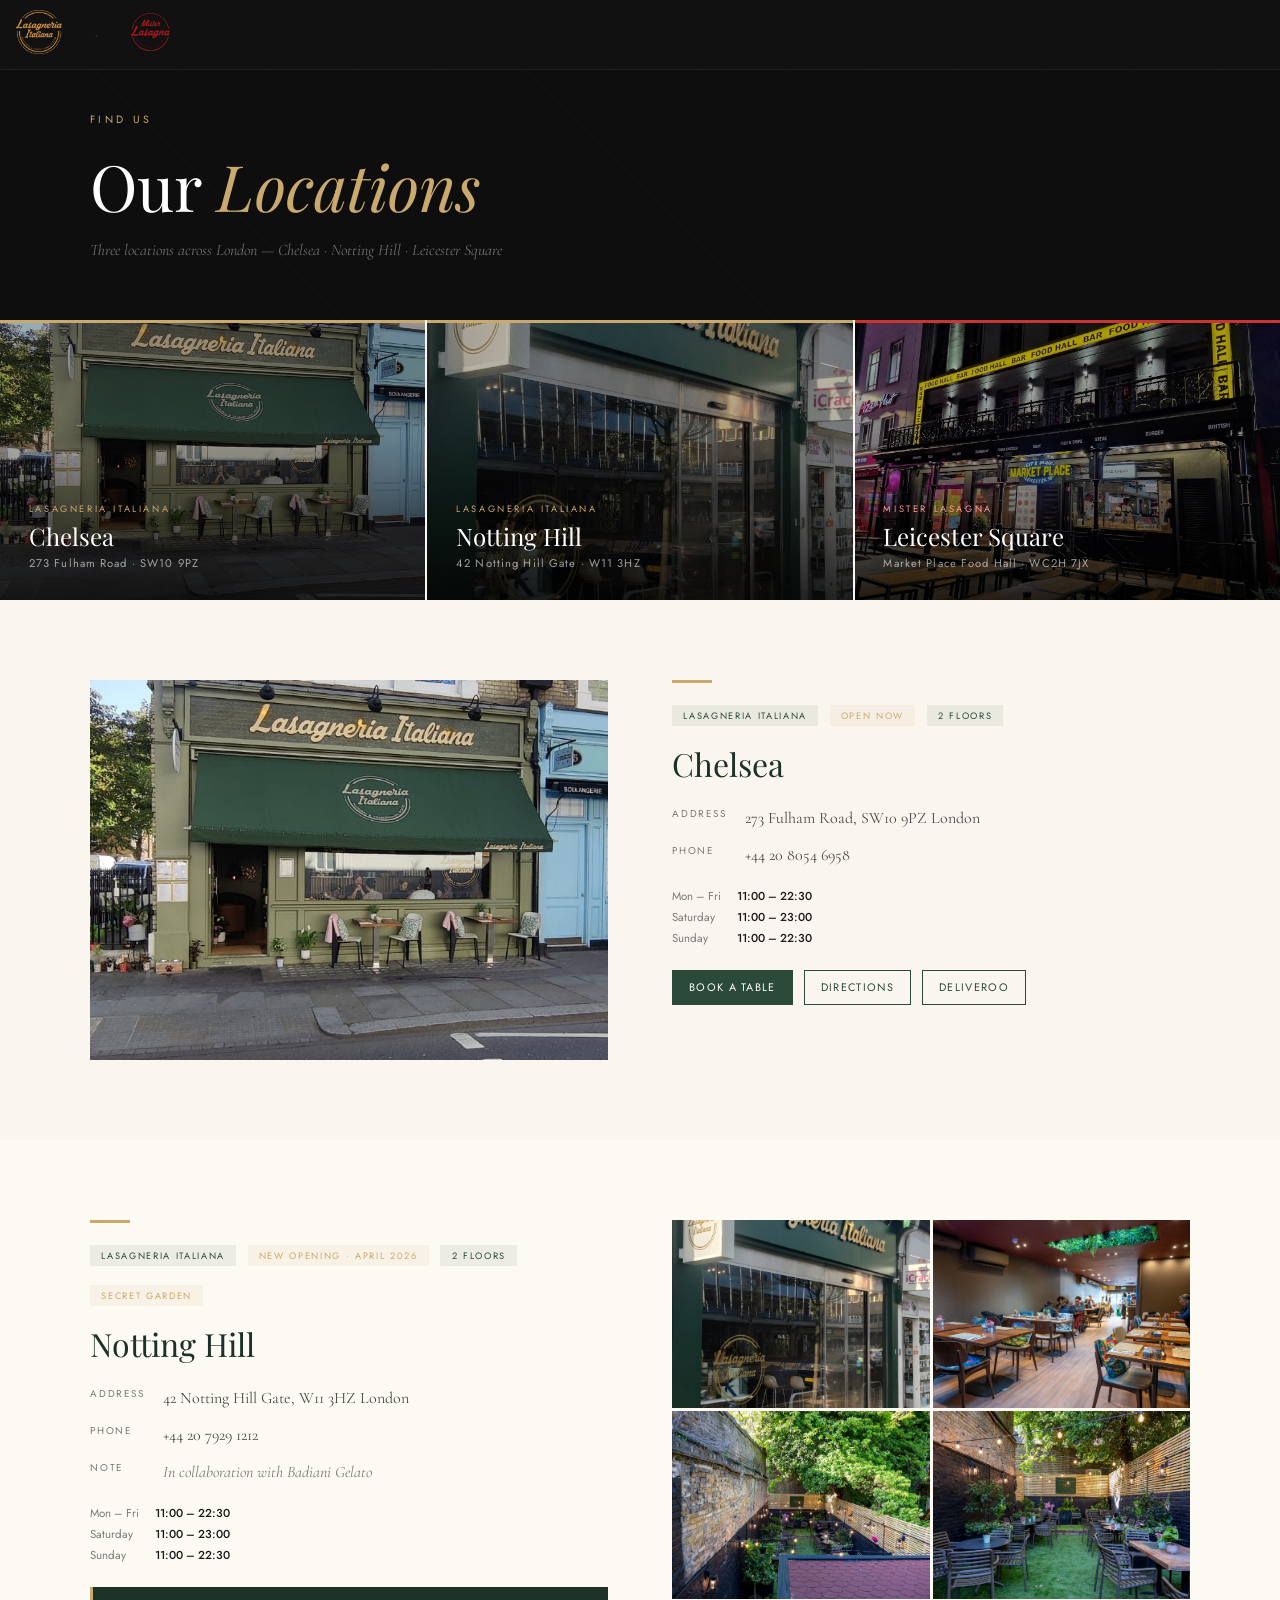
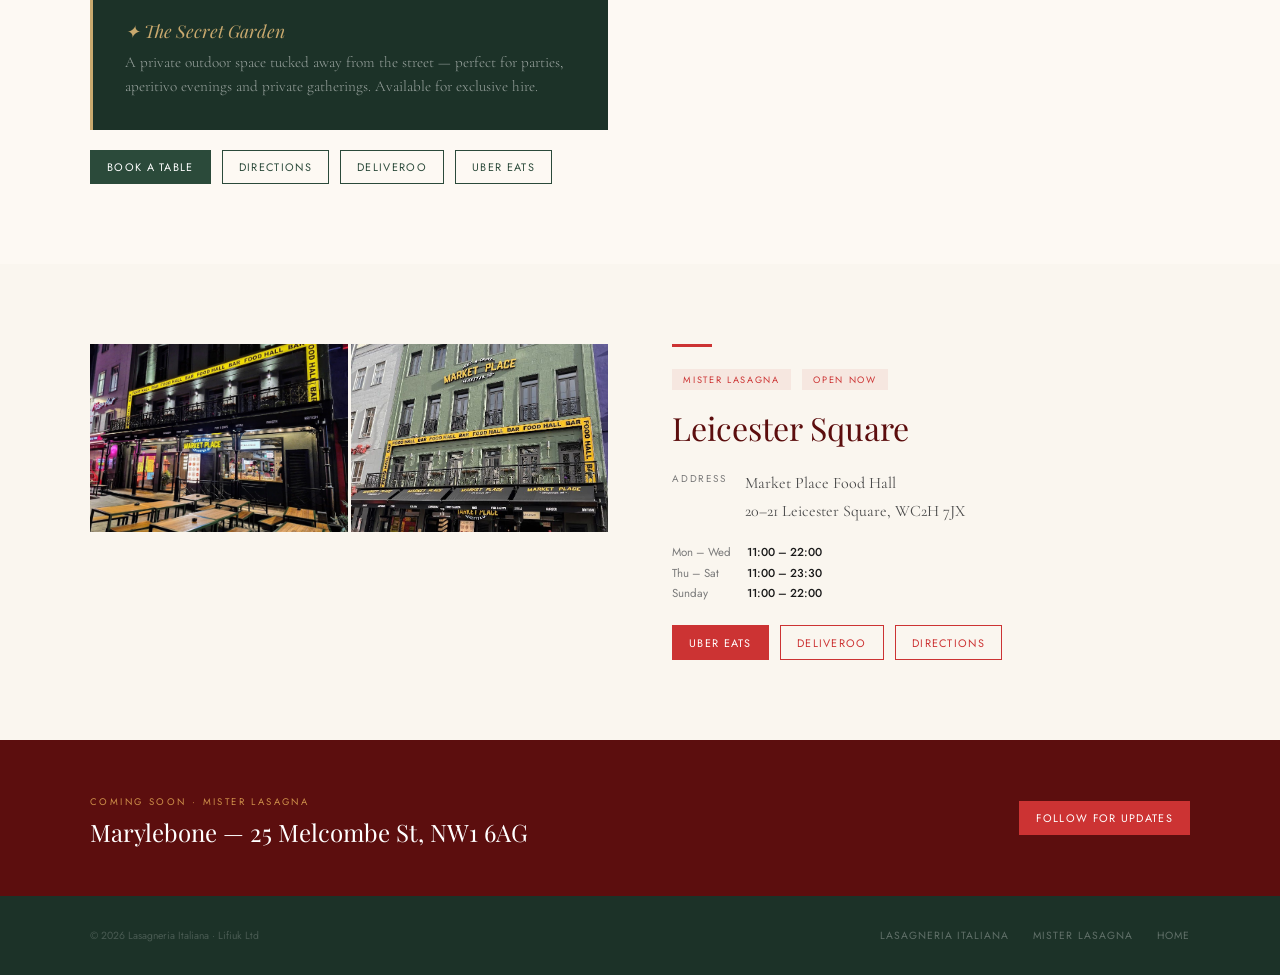
<file: locations.html>
<!DOCTYPE html>
<html lang="en">
<head>
<meta charset="UTF-8">
<meta name="viewport" content="width=device-width, initial-scale=1.0">
<title>Locations – Lasagneria Italiana & Mister Lasagna London</title>
<meta name="description" content="Find us in Chelsea, Notting Hill and Leicester Square. Lasagneria Italiana and Mister Lasagna — authentic Italian food across London.">
<link rel="preconnect" href="https://fonts.googleapis.com">
<link href="https://fonts.googleapis.com/css2?family=Playfair+Display:ital,wght@0,400;0,700;1,400&family=Cormorant+Garamond:ital,wght@0,300;0,400;1,300;1,400&family=Jost:wght@300;400;500&display=swap" rel="stylesheet">
<style>
@font-face { font-family: 'Mastoc'; src: url('assets/mastoc.ttf') format('truetype'); }
@font-face {
  font-family: 'Mastoc';
  src: url('assets/mastoc.ttf') format('truetype');
  font-weight: normal; font-style: normal;
}

:root {
  --forest: #2B4A3A;
  --forest-dark: #1C3228;
  --forest-light: #3D6B55;
  --gold: #C9A96E;
  --gold-light: #E8C98A;
  --cream: #FAF6EF;
  --warm-white: #FDF9F3;
  --ml-red: #8B1A1A;
  --ml-red-dark: #5C0E0E;
  --text-dark: #1A1A1A;
  --text-mid: #4A4A4A;
  --text-light: #7A7A7A;
}
* { margin:0; padding:0; box-sizing:border-box; }
html { scroll-behavior:smooth; }
body { font-family:'Jost',sans-serif; background:var(--cream); color:var(--text-dark); overflow-x:hidden; }

/* NAV */
nav { position:fixed; top:0; left:0; right:0; z-index:100; display:flex; align-items:center; justify-content:space-between; padding:0.85rem 3rem; backdrop-filter:blur(8px); border-bottom:1px solid rgba(255,255,255,0.08); }
nav.li-nav { background:rgba(28,50,40,0.97); }
nav.ml-nav { background:rgba(80,10,10,0.97); }
.nav-logo img { height:48px; width:auto; }
.nav-links { display:flex; gap:2rem; list-style:none; align-items:center; }
.nav-links a { color:rgba(255,255,255,0.72); text-decoration:none; font-size:0.73rem; letter-spacing:0.15em; text-transform:uppercase; font-weight:400; transition:color 0.2s; }
.nav-links a:hover { color:var(--gold); }
.nav-links a.ml { color:rgba(255,255,255,0.72); }
.nav-links a.ml:hover { color:#ffb3b3; }
.nav-cta { padding:0.5rem 1.2rem; font-size:0.7rem; letter-spacing:0.15em; text-transform:uppercase; font-weight:500; cursor:pointer; border:none; font-family:'Jost',sans-serif; text-decoration:none; transition:background 0.2s; }
.nav-cta.li { background:var(--gold); color:var(--forest-dark); }
.nav-cta.li:hover { background:var(--gold-light); }
.nav-cta.ml { background:#cc3333; color:white; }
.nav-cta.ml:hover { background:#dd4444; }
.nav-switch { font-size:0.62rem; letter-spacing:0.12em; text-transform:uppercase; color:rgba(255,255,255,0.3); text-decoration:none; border-bottom:1px solid rgba(255,255,255,0.15); padding-bottom:0.1rem; transition:color 0.2s; }
.nav-switch:hover { color:rgba(255,255,255,0.7); }

/* HERO */
.hero { min-height:100vh; display:flex; align-items:center; position:relative; overflow:hidden; padding:6rem 4rem 3rem; }
.hero-bg { position:absolute; inset:0; background-size:cover; background-position:center; filter:brightness(0.32) saturate(0.8); }
.hero-overlay { position:absolute; inset:0; background:linear-gradient(to right, rgba(0,0,0,0.75) 0%, rgba(0,0,0,0.2) 65%, rgba(0,0,0,0) 100%); }
.hero-content { position:relative; z-index:2; max-width:620px; }
.hero-eyebrow { font-size:0.68rem; letter-spacing:0.35em; text-transform:uppercase; color:var(--gold); margin-bottom:1.2rem; display:flex; align-items:center; gap:0.8rem; }
.hero-eyebrow::before { content:''; display:inline-block; width:28px; height:1px; background:var(--gold); }
.hero h1 { font-family:'Playfair Display',serif; font-size:clamp(2.8rem,5.5vw,5rem); line-height:1.08; color:#FDF9F3; font-weight:400; margin-bottom:0.9rem; }
.hero h1 em { font-style:italic; }
.hero-sub { font-family:'Cormorant Garamond',serif; font-size:1.15rem; color:rgba(255,255,255,0.5); font-weight:300; margin-bottom:2rem; line-height:1.7; font-style:italic; max-width:460px; }
.hero-actions { display:flex; gap:1rem; flex-wrap:wrap; }
.btn { display:inline-block; text-decoration:none; font-family:'Jost',sans-serif; font-size:0.75rem; letter-spacing:0.15em; text-transform:uppercase; padding:0.8rem 1.8rem; cursor:pointer; border:none; transition:all 0.2s; font-weight:400; }
.btn-gold { background:var(--gold); color:var(--forest-dark); font-weight:500; }
.btn-gold:hover { background:var(--gold-light); }
.btn-red { background:#cc3333; color:white; font-weight:500; }
.btn-red:hover { background:#dd4444; }
.btn-ghost { background:transparent; color:rgba(255,255,255,0.8); border:1px solid rgba(255,255,255,0.22); }
.btn-ghost:hover { border-color:var(--gold); color:var(--gold); }

/* STRIP */
.strip { padding:0.85rem 3rem; display:flex; align-items:center; justify-content:center; gap:2.5rem; overflow:hidden; flex-wrap:wrap; }
.strip.gold { background:var(--gold); }
.strip.red { background:#cc3333; }
.strip-item { font-size:0.65rem; letter-spacing:0.25em; text-transform:uppercase; font-weight:500; white-space:nowrap; }
.strip.gold .strip-item { color:var(--forest-dark); }
.strip.red .strip-item { color:rgba(255,255,255,0.9); }
.strip-dot { width:3px; height:3px; border-radius:50%; flex-shrink:0; opacity:0.4; }
.strip.gold .strip-dot { background:var(--forest-dark); }
.strip.red .strip-dot { background:rgba(255,255,255,0.8); }

/* SECTIONS */
.section { padding:6rem 3rem; }
.section-inner { max-width:1100px; margin:0 auto; }
.section-dark { background:var(--forest-dark); }
.section-red-dark { background:var(--ml-red-dark); }
.section-cream { background:var(--cream); }
.section-warm { background:var(--warm-white); }
.section-label { font-size:0.66rem; letter-spacing:0.32em; text-transform:uppercase; color:var(--gold); margin-bottom:1rem; font-weight:500; }
.section-label.red { color:#ff9999; }
h2.section-title { font-family:'Playfair Display',serif; font-size:clamp(1.8rem,3vw,2.8rem); line-height:1.2; font-weight:400; margin-bottom:1.8rem; }
h2.section-title.light { color:var(--warm-white); }
h2.section-title.dark { color:var(--forest-dark); }
h2.section-title em { font-style:italic; color:var(--gold); }
h2.section-title em.red { color:#ff9999; }

/* TWO-COL */
.two-col { display:grid; grid-template-columns:1fr 1fr; gap:5rem; align-items:center; }
.prose p { font-family:'Cormorant Garamond',serif; font-size:1.1rem; line-height:1.8; color:var(--text-mid); margin-bottom:1rem; font-weight:300; }
.prose p.light { color:rgba(255,255,255,0.55); }
.stats { display:grid; grid-template-columns:1fr 1fr; gap:1.5rem; margin-top:2rem; padding-top:2rem; border-top:1px solid rgba(201,169,110,0.2); }
.stat-num { font-family:'Playfair Display',serif; font-size:2.2rem; color:var(--forest); font-weight:400; display:block; }
.stat-num.gold { color:var(--gold); }
.stat-label { font-size:0.65rem; letter-spacing:0.2em; text-transform:uppercase; color:var(--text-light); margin-top:0.2rem; }
.stat-label.muted { color:rgba(255,255,255,0.35); }

/* PHOTO FRAME */
.photo-frame { position:relative; padding:1.2rem 0 0 1.2rem; }
.photo-frame::before { content:''; position:absolute; top:0; left:0; width:70%; height:80%; border:1px solid var(--gold); }
.photo-frame img { width:100%; height:440px; object-fit:cover; position:relative; z-index:1; display:block; }
.photo-frame.red-border::before { border-color:#cc3333; }

/* MENU GRID */
.menu-grid { display:grid; grid-template-columns:repeat(3,1fr); gap:1.5px; background:rgba(255,255,255,0.06); }
.menu-card { background:rgba(255,255,255,0.04); padding:1.8rem 1.5rem; transition:background 0.3s; }
.menu-card:hover { background:rgba(255,255,255,0.09); }
.menu-tag { font-size:0.6rem; letter-spacing:0.3em; text-transform:uppercase; color:var(--gold); margin-bottom:0.6rem; }
.menu-tag.red { color:#ff9999; }
.menu-card h3 { font-family:'Playfair Display',serif; font-size:1.2rem; color:var(--warm-white); font-weight:400; margin-bottom:0.4rem; }
.menu-card p { font-family:'Cormorant Garamond',serif; font-size:0.88rem; color:rgba(255,255,255,0.38); line-height:1.5; margin-bottom:0.9rem; }
.menu-price { font-size:0.82rem; color:var(--gold); }
.menu-price.red { color:#ffb3b3; }

/* LOCATION CARDS */
.loc-grid { display:grid; grid-template-columns:1fr 1fr; gap:2px; background:rgba(201,169,110,0.15); }
.loc-card { background:var(--warm-white); padding:2.5rem 2rem; position:relative; }
.loc-card::before { content:''; position:absolute; top:0; left:0; right:0; height:3px; }
.loc-card.li::before { background:var(--forest); }
.loc-card.ml::before { background:#cc3333; }
.loc-name { font-family:'Playfair Display',serif; font-size:1.5rem; color:var(--forest-dark); font-weight:400; margin-bottom:0.3rem; }
.loc-badge { display:inline-block; font-size:0.58rem; letter-spacing:0.18em; text-transform:uppercase; padding:0.22rem 0.65rem; margin-bottom:1.2rem; }
.loc-badge.open { background:rgba(43,74,58,0.08); color:var(--forest); }
.loc-badge.new { background:rgba(201,169,110,0.1); color:var(--gold); }
.loc-badge.soon { background:rgba(255,200,50,0.1); color:#b07d00; }
.loc-row { display:flex; gap:0.75rem; margin-bottom:0.5rem; align-items:flex-start; }
.loc-key { font-size:0.62rem; letter-spacing:0.18em; text-transform:uppercase; color:var(--text-light); min-width:52px; padding-top:2px; }
.loc-val { font-family:'Cormorant Garamond',serif; font-size:1rem; color:var(--text-mid); line-height:1.5; }
.loc-actions { display:flex; gap:0.75rem; margin-top:1.6rem; flex-wrap:wrap; }
.btn-sm { display:inline-block; text-decoration:none; font-family:'Jost',sans-serif; font-size:0.68rem; letter-spacing:0.12em; text-transform:uppercase; padding:0.52rem 1rem; border:1px solid; transition:all 0.2s; font-weight:400; cursor:pointer; }
.btn-sm.forest { background:var(--forest); color:white; border-color:var(--forest); }
.btn-sm.forest:hover { background:var(--forest-light); border-color:var(--forest-light); }
.btn-sm.outline-forest { background:transparent; color:var(--forest); border-color:var(--forest); }
.btn-sm.outline-forest:hover { background:rgba(43,74,58,0.05); }
.btn-sm.red-solid { background:#cc3333; color:white; border-color:#cc3333; }
.btn-sm.red-solid:hover { background:#dd4444; border-color:#dd4444; }
.btn-sm.outline-red { background:transparent; color:#cc3333; border-color:#cc3333; }
.btn-sm.outline-red:hover { background:rgba(204,51,51,0.05); }

/* DELIVERY STRIP */
.delivery-bar { padding:2rem 3rem; display:flex; align-items:center; justify-content:center; }
.delivery-bar.li { background:var(--forest); }
.delivery-bar.ml { background:#cc3333; }
.delivery-inner { max-width:1100px; width:100%; display:flex; align-items:center; justify-content:space-between; gap:2rem; flex-wrap:wrap; }
.delivery-bar h3 { font-family:'Playfair Display',serif; font-size:1.3rem; font-weight:400; color:white; margin-bottom:0.2rem; }
.delivery-bar p { font-size:0.75rem; color:rgba(255,255,255,0.5); }
.delivery-platforms { display:flex; gap:0.75rem; flex-wrap:wrap; }
.delivery-btn { background:rgba(255,255,255,0.1); border:1px solid rgba(255,255,255,0.18); color:white; padding:0.52rem 1rem; font-size:0.7rem; letter-spacing:0.1em; text-transform:uppercase; text-decoration:none; font-family:'Jost',sans-serif; transition:background 0.2s; }
.delivery-btn:hover { background:rgba(255,255,255,0.18); }

/* FOOTER */
footer { padding:3rem 3rem 2rem; }
footer.li { background:var(--forest-dark); }
footer.ml { background:var(--ml-red-dark); }
.footer-inner { max-width:1100px; margin:0 auto; }
.footer-top { display:grid; grid-template-columns:2fr 1fr 1fr; gap:2.5rem; padding-bottom:2rem; border-bottom:1px solid rgba(255,255,255,0.08); }
.footer-logo img { height:50px; width:auto; margin-bottom:0.8rem; }
.footer-tagline { font-family:'Cormorant Garamond',serif; font-size:0.9rem; color:rgba(255,255,255,0.3); font-style:italic; line-height:1.6; }
.footer-col h4 { font-size:0.62rem; letter-spacing:0.25em; text-transform:uppercase; color:var(--gold); margin-bottom:0.9rem; font-weight:500; }
.footer-col h4.red { color:#ff9999; }
.footer-col a, .footer-col p { display:block; font-size:0.8rem; color:rgba(255,255,255,0.42); margin-bottom:0.42rem; text-decoration:none; transition:color 0.2s; }
.footer-col a:hover { color:rgba(255,255,255,0.8); }
.footer-bottom { display:flex; align-items:center; justify-content:space-between; padding-top:1.6rem; flex-wrap:wrap; gap:1rem; }
.footer-copy { font-size:0.65rem; color:rgba(255,255,255,0.18); letter-spacing:0.05em; }
.footer-slogan { font-family:'Mastoc',cursive; font-size:1.1rem; color:rgba(201,169,110,0.28); }
.footer-slogan.ml { color:rgba(255,100,100,0.28); }
.social-links { display:flex; gap:1.2rem; }
.social-link { display:flex; align-items:center; gap:0.4rem; color:rgba(255,255,255,0.35); text-decoration:none; font-size:0.7rem; transition:color 0.2s; }
.social-link:hover { color:var(--gold); }
.social-link svg { width:13px; height:13px; fill:currentColor; }

/* Logo visibility fixes for dark backgrounds */
.card-ml .brand-logo,
.ml-nav .nav-logo img,
.footer-logo img { filter: brightness(1.1); }
.card-li .brand-logo { filter: brightness(1.05); }

/* ═══════════════════════════════════════════
   MOBILE RESPONSIVE — max-width 768px
═══════════════════════════════════════════ */
@media (max-width: 768px) {

  /* NAV */
  nav { padding: 0.7rem 1.2rem; flex-wrap: wrap; gap: 0.5rem; }
  .nav-logo img { height: 38px; }
  .nav-links { display: none; } /* replaced by hamburger menu */
  .nav-cta { padding: 0.45rem 0.9rem; font-size: 0.65rem; }
  .nav-switch { font-size: 0.55rem; }

  /* HERO */
  .hero { padding: 5rem 1.4rem 2.5rem; min-height: 90vh; }
  .hero h1 { font-size: clamp(2.2rem, 9vw, 3.2rem); }
  .hero-sub { font-size: 1rem; }
  .hero-eyebrow { font-size: 0.6rem; }
  .hero-actions { flex-direction: column; gap: 0.7rem; }
  .hero-actions .btn { text-align: center; }

  /* STRIP */
  .strip { padding: 0.8rem 1rem; gap: 1rem; justify-content: flex-start; overflow-x: auto; flex-wrap: nowrap; }
  .strip-item { font-size: 0.6rem; }
  .strip-dot { display: none; }

  /* SECTIONS */
  .section { padding: 3.5rem 1.4rem; }
  .section-inner { max-width: 100%; }

  /* TWO COLUMN → SINGLE */
  .two-col { grid-template-columns: 1fr; gap: 2.5rem; }
  .two-col > *:first-child { order: 2; }
  .two-col > *:last-child { order: 1; }

  /* PHOTO FRAME */
  .photo-frame { padding: 0.8rem 0 0 0.8rem; }
  .photo-frame img { height: 260px; }
  .photo-frame::before { width: 65%; height: 75%; }

  /* STATS */
  .stats { grid-template-columns: 1fr 1fr; gap: 1rem; }
  .stat-num { font-size: 1.8rem; }

  /* MENU GRID → single column */
  .menu-grid { grid-template-columns: 1fr; }
  .menu-card { padding: 1.3rem 1.2rem; }
  .menu-card h3 { font-size: 1.1rem; }

  /* LOCATIONS */
  .loc-grid { grid-template-columns: 1fr; }
  .loc-card { padding: 1.8rem 1.4rem; }
  .loc-name { font-size: 1.3rem; }
  .loc-actions { flex-wrap: wrap; }
  .btn-sm { font-size: 0.65rem; padding: 0.5rem 0.9rem; }

  /* DELIVERY BAR */
  .delivery-bar { padding: 1.5rem 1.4rem; }
  .delivery-inner { flex-direction: column; gap: 1rem; }
  .delivery-bar h3 { font-size: 1.1rem; }
  .delivery-platforms { flex-wrap: wrap; gap: 0.5rem; }
  .delivery-btn { font-size: 0.65rem; padding: 0.45rem 0.9rem; }

  /* FOOTER */
  footer { padding: 2.5rem 1.4rem 1.5rem; }
  .footer-top { grid-template-columns: 1fr; gap: 1.8rem; }
  .footer-logo img { height: 42px; }
  .footer-bottom { flex-direction: column; gap: 0.5rem; text-align: center; }

  /* SECTION TITLES */
  h2.section-title { font-size: clamp(1.5rem, 5.5vw, 2rem); }
  .section-label { font-size: 0.6rem; }

  /* BUTTONS */
  .btn { padding: 0.7rem 1.4rem; font-size: 0.72rem; }
}

/* ═══════════════════════════════════════════
   SPLASH PAGE MOBILE
═══════════════════════════════════════════ */
@media (max-width: 768px) {

  /* Top logos */
  .top-logos { gap: 1.2rem; margin-bottom: 1.5rem; }
  .top-logo-li { height: 40px; }
  .top-logo-ml { height: 34px; }
  .top-divider { height: 34px; }

  /* Slogan */
  .slogan { font-size: clamp(2rem, 10vw, 3.5rem); margin-bottom: 0.4rem; }
  .slogan-sub { font-size: 0.5rem; letter-spacing: 0.3em; margin-bottom: 1.8rem; }
  .divider { width: 60px; margin-bottom: 1.8rem; }

  /* Brand cards — stack vertically on mobile */
  .brands { flex-direction: column; gap: 2px; max-width: 100%; }
  .brand-card { height: 200px; flex: none !important; width: 100%; }
  .brand-card:hover { flex: none !important; }
  .brand-logo { height: 60px; }
  .brand-label { font-size: 0.5rem; }
  .brand-tagline { font-size: 0.78rem; max-width: 280px; }
  .brand-loc { font-size: 0.5rem; }
  .brand-cta { opacity: 1 !important; font-size: 0.56rem; } /* always visible on mobile */

  .splash-footer { margin-top: 1.5rem; font-size: 0.46rem; }
}

/* ═══════════════════════════════════════════
   MENU PAGE MOBILE
═══════════════════════════════════════════ */
@media (max-width: 768px) {
  .menu-page-hero { padding: 5.5rem 1.4rem 2.5rem; }
  .menu-category { padding: 2.5rem 1.4rem; }
  .dish-grid { grid-template-columns: 1fr; }
  .dish-col { padding: 0 !important; border-left: none !important; }
  .dish-col + .dish-col { border-top: 1px solid rgba(0,0,0,0.06); padding-top: 0.5rem !important; margin-top: 0.5rem; }
  .cat-header { flex-direction: column; align-items: flex-start; gap: 0.4rem; }
  .cat-header h2 { font-size: 1.5rem; }
}

/* ═══════════════════════════════════════════
   HAMBURGER MENU (mobile nav)
═══════════════════════════════════════════ */

.mobile-menu {
  display: none;
  position: fixed;
  top: 0; left: 0; right: 0; bottom: 0;
  z-index: 200;
  flex-direction: column;
  align-items: center;
  justify-content: center;
  gap: 1.5rem;
}
.mobile-menu.open { display: flex; }
.mobile-menu a {
  font-size: 1.5rem;
  font-family: 'Playfair Display', serif;
  color: rgba(255,255,255,0.85);
  text-decoration: none;
  letter-spacing: 0.05em;
  transition: color 0.2s;
}
.mobile-menu a:hover { color: var(--gold); }

@media (max-width: 768px) {
  .hamburger { display: flex; }
}


.locations-hero {
  background: #0e0e0e; padding: 7rem 3rem 3.5rem; position: relative; overflow: hidden;
}
.locations-hero::after {
  content: ''; position: absolute; inset: 0;
  background-image: repeating-linear-gradient(45deg, transparent, transparent 60px, rgba(255,255,255,0.012) 60px, rgba(255,255,255,0.012) 61px);
}
.loc-full-grid {
  display: grid; grid-template-columns: repeat(3,1fr); gap: 2px;
  background: rgba(255,255,255,0.06);
}
.loc-full-card {
  position: relative; overflow: hidden; text-decoration: none; display: block;
}
.loc-full-img {
  width: 100%; height: 280px; object-fit: cover; display: block;
  filter: brightness(0.7); transition: filter 0.4s, transform 0.5s;
}
.loc-full-card:hover .loc-full-img {
  filter: brightness(0.55); transform: scale(1.03);
}
.loc-full-overlay {
  position: absolute; inset: 0; display: flex; flex-direction: column;
  justify-content: flex-end; padding: 1.8rem;
  background: linear-gradient(to top, rgba(0,0,0,0.75) 0%, rgba(0,0,0,0) 60%);
}
.loc-full-brand {
  font-size: 0.58rem; letter-spacing: 0.28em; text-transform: uppercase;
  margin-bottom: 0.3rem; font-family: 'Jost', sans-serif;
}
.loc-full-name {
  font-family: 'Playfair Display', serif; font-size: 1.5rem; font-weight: 400;
  color: white; margin-bottom: 0.2rem;
}
.loc-full-addr {
  font-size: 0.7rem; letter-spacing: 0.1em; color: rgba(255,255,255,0.6);
  font-family: 'Jost', sans-serif;
}
.loc-full-card.li-card .loc-full-brand { color: var(--gold); }
.loc-full-card.ml-card .loc-full-brand { color: #ff9999; }
.loc-full-card::before {
  content: ''; position: absolute; top: 0; left: 0; right: 0; height: 3px; z-index: 2;
}
.loc-full-card.li-card::before { background: var(--gold); }
.loc-full-card.ml-card::before { background: #cc3333; }

.loc-detail-section { padding: 5rem 3rem; }
.loc-detail-section:nth-child(odd) { background: var(--cream); }
.loc-detail-section:nth-child(even) { background: var(--warm-white); }
.loc-detail-inner { max-width: 1100px; margin: 0 auto; display: grid; grid-template-columns: 1fr 1fr; gap: 4rem; align-items: start; }
.loc-detail-inner.reverse { }
.loc-detail-photo { position: relative; }
.loc-detail-photo img { width: 100%; height: 380px; object-fit: cover; display: block; }
.loc-detail-photo-grid { display: grid; grid-template-columns: 1fr 1fr; gap: 3px; }
.loc-detail-photo-grid img { width: 100%; height: 188px; object-fit: cover; display: block; }
.loc-accent-bar {
  width: 40px; height: 3px; margin-bottom: 1.2rem;
}
.loc-accent-bar.gold { background: var(--gold); }
.loc-accent-bar.red { background: #cc3333; }
.loc-detail-name {
  font-family: 'Playfair Display', serif; font-size: 2rem; font-weight: 400;
  color: var(--forest-dark); margin-bottom: 0.4rem;
}
.loc-detail-name.ml { color: var(--ml-red-dark); }
.loc-info-row { display: flex; gap: 0.8rem; margin-bottom: 0.55rem; align-items: flex-start; }
.loc-info-key {
  font-size: 0.62rem; letter-spacing: 0.18em; text-transform: uppercase;
  color: var(--text-light); min-width: 60px; padding-top: 2px; font-family: 'Jost', sans-serif;
}
.loc-info-val {
  font-family: 'Cormorant Garamond', serif; font-size: 1rem; color: var(--text-mid); line-height: 1.5;
}
.loc-hours-grid {
  display: grid; grid-template-columns: auto 1fr; gap: 0.3rem 1rem;
  margin: 1.2rem 0 1.5rem;
}
.loc-hours-day {
  font-size: 0.72rem; color: var(--text-light); font-family: 'Jost', sans-serif;
}
.loc-hours-time {
  font-size: 0.72rem; color: var(--text-dark); font-family: 'Jost', sans-serif; font-weight: 500;
}
.loc-action-row { display: flex; gap: 0.7rem; flex-wrap: wrap; margin-top: 1.5rem; }
.loc-feature-tag {
  display: inline-block; font-size: 0.58rem; letter-spacing: 0.18em; text-transform: uppercase;
  padding: 0.25rem 0.7rem; margin-bottom: 1rem; margin-right: 0.4rem;
}
.loc-feature-tag.gold { background: rgba(201,169,110,0.1); color: var(--gold); }
.loc-feature-tag.green { background: rgba(43,74,58,0.08); color: var(--forest); }
.loc-feature-tag.red { background: rgba(204,51,51,0.08); color: #cc3333; }

.secret-garden-box {
  background: var(--forest-dark); padding: 2rem; margin-top: 1.5rem;
  border-left: 3px solid var(--gold);
}
.secret-garden-box h4 {
  font-family: 'Playfair Display', serif; font-size: 1.1rem; font-weight: 400;
  color: var(--gold); margin-bottom: 0.5rem; font-style: italic;
}
.secret-garden-box p {
  font-family: 'Cormorant Garamond', serif; font-size: 0.95rem;
  color: rgba(255,255,255,0.55); line-height: 1.6; font-weight: 300;
}

@media (max-width: 768px) {
  .loc-full-grid { grid-template-columns: 1fr; }
  .loc-full-img { height: 200px; }
  .loc-detail-section { padding: 3rem 1.4rem; }
  .loc-detail-inner { grid-template-columns: 1fr; gap: 2rem; }
  .loc-detail-photo img { height: 240px; }
  .loc-detail-photo-grid img { height: 120px; }
  .locations-hero { padding: 6rem 1.4rem 2.5rem; }
}

@media (max-width:768px) {
  nav { padding:0.6rem 1rem!important; }
  .loc-full-grid { grid-template-columns:1fr!important; }
  .loc-full-img { height:180px!important; }
  .loc-detail-inner { grid-template-columns:1fr!important; gap:1.5rem!important; }
  .loc-detail-photo img { height:200px!important; }
  .loc-detail-photo-grid img { height:120px!important; }
  .loc-detail-section { padding:2.5rem 1.4rem!important; }
  div[style*="padding:8rem"] { padding:5.5rem 1.4rem 2.5rem!important; }
  footer div[style*="display:flex"] { flex-direction:column!important; gap:1rem!important; }
}

@media (max-width:768px) {
  nav > div:nth-child(2) { display:none!important; }
}

/* ── LOGOS: prevent clipping ── */
  .top-logo-li { height: 32px !important; width: auto !important; }
  .top-logo-ml { height: 28px !important; width: auto !important; }
  .top-divider  { height: 28px !important; }
  .top-logos    { gap: 1rem !important; margin-bottom: 1.2rem !important; }

  /* ── TYPOGRAPHY: more readable on mobile ── */
  .prose p, .timeline-text, .dish-d, .loc-info-val,
  p[style*="font-family:'Cormorant"], p[style*="Cormorant Garamond"] {
    font-weight: 400 !important;
    font-size: 1rem !important;
    line-height: 1.75 !important;
  }
  .dish-n, .timeline-title { font-size: 0.98rem !important; }
  .cat-header h2, .cat-title h2 { font-size: 1.4rem !important; }

  /* ── NAV: compact, no wrap ── */
  nav {
    padding: 0.6rem 1rem !important;
    position: fixed !important;
    flex-wrap: nowrap !important;
    gap: 0.5rem !important;
  }
  .nav-logo img  { height: 36px !important; width: auto !important; }
  .nav-links     { display: none !important; }
  .nav-switch    { display: none !important; }
  .nav-cta       { display: none !important; }
  nav > div:last-child:not(.hamburger) > *:not(.hamburger) { display: none !important; }
  nav > div:nth-child(2) { display: none !important; }
}


/* ── HAMBURGER & MOBILE MENU ─────────────────── */
.hamburger svg { display: block !important; }
.hamburger {
  display: none;
  flex-direction: column;
  cursor: pointer;
  padding: 8px;
  appearance: none;
  -webkit-appearance: none;
  background: transparent;
  border: none;
  border-radius: 0;
  box-shadow: none;
  flex-shrink: 0;
}
.hamburger span {
  display: block;
  width: 24px;
  height: 2px;
  background: rgba(255,255,255,0.9);
}
.hamburger span + span {
  margin-top: 6px;
}
.mobile-menu {
  display: none;
  position: fixed;
  top: 0; left: 0; right: 0; bottom: 0;
  width: 100vw; height: 100vh;
  z-index: 9999;
  flex-direction: column;
  align-items: center;
  justify-content: center;
  gap: 1.8rem;
  overflow: hidden;
}
.mobile-menu.open {
  display: flex !important;
}
.mobile-menu a {
  font-family: 'Playfair Display', serif;
  font-size: 1.4rem;
  color: rgba(255,255,255,0.85);
  text-decoration: none;
}
.mobile-menu-close {
  position: absolute;
  top: 1.2rem; right: 1.2rem;
  background: none; border: none;
  color: rgba(255,255,255,0.7);
  font-size: 2.2rem;
  cursor: pointer;
  width: 44px; height: 44px;
  display: flex; align-items: center; justify-content: center;
  line-height: 1;
}
.li-bg { background: rgba(20,42,28,0.97); }
.ml-bg { background: rgba(65,8,8,0.97); }
.dark-bg { background: rgba(8,8,8,0.98); }
@media (max-width: 768px) {
  .hamburger { display: flex !important; }
  .nav-links { display: none !important; }
  .nav-switch { display: none !important; }
  .nav-cta { display: none !important; }
  nav > div:last-child:not(.hamburger) > a { display: none !important; }
  nav > div:nth-child(2) { display: none !important; }
}
</style>
</head>
<body>

<nav style="position:fixed;top:0;left:0;right:0;z-index:100;display:flex;align-items:center;justify-content:space-between;padding:0.85rem 3rem;background:rgba(18,18,18,0.97);backdrop-filter:blur(8px);border-bottom:1px solid rgba(255,255,255,0.06);">
  <div style="display:flex;align-items:center;gap:2rem;">
    <a href="lasagneria/index.html"><img src="assets/li_logo.png" alt="Lasagneria Italiana" style="height:44px;width:auto;filter:brightness(1.1);"></a>
    <span style="color:rgba(255,255,255,0.15);">·</span>
    <a href="mister/index.html"><img src="assets/ml_logo.svg" alt="Mister Lasagna" style="height:38px;width:auto;"></a>
  </div>
  <div style="display:flex;gap:2rem;align-items:center;">
    <a href="our-story.html" style="color:rgba(255,255,255,0.5);text-decoration:none;font-size:0.72rem;letter-spacing:0.15em;text-transform:uppercase;font-family:'Jost',sans-serif;">Our Story</a>
    <a href="franchising.html" style="color:rgba(255,255,255,0.5);text-decoration:none;font-size:0.72rem;letter-spacing:0.15em;text-transform:uppercase;font-family:'Jost',sans-serif;">Franchising &amp; Investment</a>
    <a href="index.html" style="color:rgba(255,255,255,0.4);text-decoration:none;font-size:0.68rem;letter-spacing:0.12em;text-transform:uppercase;font-family:'Jost',sans-serif;">&#8592; Home</a>
  </div>

  <div class="hamburger" role="button" tabindex="0" aria-label="Open menu">
    <svg width="24" height="16" viewBox="0 0 24 16" style="display:block;"><rect x="0" y="0" width="24" height="2" fill="rgba(255,255,255,0.9)"/><rect x="0" y="7" width="24" height="2" fill="rgba(255,255,255,0.9)"/><rect x="0" y="14" width="24" height="2" fill="rgba(255,255,255,0.9)"/></svg>
  </div>
</nav>
  <div class="mobile-menu dark-bg" id="mobileMenu">
    <button class="mobile-menu-close">✕</button>
    <a href="lasagneria/index.html">Lasagneria Italiana</a>
    <a href="mister/index.html">Mister Lasagna</a>
    <a href="our-story.html">Our Story</a>
    <a href="franchising.html">Franchising &amp; Investment</a>
    <a href="index.html">← Home</a>
  </div>

<!-- HERO -->
<div class="locations-hero">
  <div style="position:relative;z-index:1;max-width:1100px;margin:0 auto;">
    <div style="font-size:0.66rem;letter-spacing:0.32em;text-transform:uppercase;color:var(--gold);margin-bottom:1rem;font-family:'Jost',sans-serif;">Find Us</div>
    <h1 style="font-family:'Playfair Display',serif;font-size:clamp(2.2rem,5vw,4rem);font-weight:400;color:white;margin-bottom:0.5rem;">Our <em style="color:var(--gold);font-style:italic;">Locations</em></h1>
    <p style="font-family:'Cormorant Garamond',serif;font-size:1.1rem;color:rgba(255,255,255,0.4);font-style:italic;">Three locations across London — Chelsea · Notting Hill · Leicester Square</p>
  </div>
</div>

<!-- PHOTO GRID TOP -->
<div class="loc-full-grid">
  <a class="loc-full-card li-card" href="lasagneria/locations.html">
    <img class="loc-full-img" src="assets/loc_chelsea.jpg" alt="Lasagneria Italiana Chelsea">
    <div class="loc-full-overlay">
      <div class="loc-full-brand">Lasagneria Italiana</div>
      <div class="loc-full-name">Chelsea</div>
      <div class="loc-full-addr">273 Fulham Road · SW10 9PZ</div>
    </div>
  </a>
  <a class="loc-full-card li-card" href="lasagneria/locations.html">
    <img class="loc-full-img" src="assets/loc_nh.jpg" alt="Lasagneria Italiana Notting Hill">
    <div class="loc-full-overlay">
      <div class="loc-full-brand">Lasagneria Italiana</div>
      <div class="loc-full-name">Notting Hill</div>
      <div class="loc-full-addr">42 Notting Hill Gate · W11 3HZ</div>
    </div>
  </a>
  <a class="loc-full-card ml-card" href="mister/locations.html">
    <img class="loc-full-img" src="assets/loc_marketplace1.jpg" alt="Mister Lasagna Leicester Square">
    <div class="loc-full-overlay">
      <div class="loc-full-brand">Mister Lasagna</div>
      <div class="loc-full-name">Leicester Square</div>
      <div class="loc-full-addr">Market Place Food Hall · WC2H 7JX</div>
    </div>
  </a>
</div>

<!-- CHELSEA DETAIL -->
<section class="loc-detail-section">
  <div class="loc-detail-inner">
    <div class="loc-detail-photo">
      <img src="assets/loc_chelsea.jpg" alt="Lasagneria Italiana Chelsea">
    </div>
    <div>
      <div class="loc-accent-bar gold"></div>
      <span class="loc-feature-tag green">Lasagneria Italiana</span>
      <span class="loc-feature-tag gold">Open Now</span>
      <span class="loc-feature-tag green">2 Floors</span>
      <div class="loc-detail-name">Chelsea</div>
      <div style="margin:1.2rem 0;">
        <div class="loc-info-row"><span class="loc-info-key">Address</span><span class="loc-info-val">273 Fulham Road, SW10 9PZ London</span></div>
        <div class="loc-info-row"><span class="loc-info-key">Phone</span><span class="loc-info-val">+44 20 8054 6958</span></div>
      </div>
      <div class="loc-hours-grid">
        <span class="loc-hours-day">Mon – Fri</span><span class="loc-hours-time">11:00 – 22:30</span>
        <span class="loc-hours-day">Saturday</span><span class="loc-hours-time">11:00 – 23:00</span>
        <span class="loc-hours-day">Sunday</span><span class="loc-hours-time">11:00 – 22:30</span>
      </div>
      <div class="loc-action-row">
        <a href="https://web.dojo.app/create_booking/group/5qt6rTqoJl2aVLNqFq9ZtVxUH9iiGwRTs4SR9NgTXMI_group?vendor_id=95zcTmtTGWmeg1_th3RhpzNb1VstRmCIQvr1lnD2iIE_restaurant&utm_source=reserve_with_google_action_link&rwg_token=AFd1xnHebDFX3NQCm2g_99uzbMx-2THvUdpBBUNR6UAmbR7S2tpDFajjrAVRCzweAm0oGTF3yXzomGfvO6-K9t1-WZWW3XTqO-YHi7PlhxF23g5Iyi4bVtc%3D" class="btn-sm forest" target="_blank">Book a Table</a>
        <a href="https://maps.app.goo.gl/RzT5KBhYschVpMYt5" class="btn-sm outline-forest" target="_blank">Directions</a>
        <a href="https://deliveroo.co.uk/menu/london/chelsea/lasagneria-italiana-chelsea-273-fulham-road" class="btn-sm outline-forest" target="_blank">Deliveroo</a>
      </div>
    </div>
  </div>
</section>

<!-- NOTTING HILL DETAIL -->
<section class="loc-detail-section">
  <div class="loc-detail-inner">
    <div>
      <div class="loc-accent-bar gold"></div>
      <span class="loc-feature-tag green">Lasagneria Italiana</span>
      <span class="loc-feature-tag gold">New Opening · April 2026</span>
      <span class="loc-feature-tag green">2 Floors</span>
      <span class="loc-feature-tag gold">Secret Garden</span>
      <div class="loc-detail-name">Notting Hill</div>
      <div style="margin:1.2rem 0;">
        <div class="loc-info-row"><span class="loc-info-key">Address</span><span class="loc-info-val">42 Notting Hill Gate, W11 3HZ London</span></div>
        <div class="loc-info-row"><span class="loc-info-key">Phone</span><span class="loc-info-val">+44 20 7929 1212</span></div>
        <div class="loc-info-row"><span class="loc-info-key">Note</span><span class="loc-info-val" style="font-style:italic;color:var(--text-light)">In collaboration with Badiani Gelato</span></div>
      </div>
      <div class="loc-hours-grid">
        <span class="loc-hours-day">Mon – Fri</span><span class="loc-hours-time">11:00 – 22:30</span>
        <span class="loc-hours-day">Saturday</span><span class="loc-hours-time">11:00 – 23:00</span>
        <span class="loc-hours-day">Sunday</span><span class="loc-hours-time">11:00 – 22:30</span>
      </div>
      <div class="secret-garden-box">
        <h4>✦ The Secret Garden</h4>
        <p>A private outdoor space tucked away from the street — perfect for parties, aperitivo evenings and private gatherings. Available for exclusive hire.</p>
      </div>
      <div class="loc-action-row" style="margin-top:1.2rem;">
        <a href="https://web.dojo.app/create_booking/group/5qt6rTqoJl2aVLNqFq9ZtVxUH9iiGwRTs4SR9NgTXMI_group?vendor_id=95zcTmtTGWmeg1_th3RhpzNb1VstRmCIQvr1lnD2iIE_restaurant&utm_source=reserve_with_google_action_link&rwg_token=AFd1xnHebDFX3NQCm2g_99uzbMx-2THvUdpBBUNR6UAmbR7S2tpDFajjrAVRCzweAm0oGTF3yXzomGfvO6-K9t1-WZWW3XTqO-YHi7PlhxF23g5Iyi4bVtc%3D" class="btn-sm forest" target="_blank">Book a Table</a>
        <a href="https://maps.app.goo.gl/ZJnmQMJ6fjetHuoo8" class="btn-sm outline-forest" target="_blank">Directions</a>
        <a href="https://deliveroo.co.uk/menu/London/notting-hill/lasagneria-italiana-notting-hill" class="btn-sm outline-forest" target="_blank">Deliveroo</a>
        <a href="https://www.ubereats.com/gb/store/lasagneria-italiana-notting-hill/XGLsbSmyRlK02rL0iPCSkg" class="btn-sm outline-forest" target="_blank">Uber Eats</a>
      </div>
    </div>
    <div class="loc-detail-photo">
      <div class="loc-detail-photo-grid">
        <img src="assets/loc_nh.jpg" alt="Notting Hill exterior">
        <img src="assets/nh_16.jpg" alt="Notting Hill interior">
        <img src="assets/nh_14.jpg" alt="Secret Garden">
        <img src="assets/nh_01.jpg" alt="Notting Hill">
      </div>
    </div>
  </div>
</section>

<!-- LEICESTER SQUARE DETAIL -->
<section class="loc-detail-section" style="background:var(--cream);">
  <div class="loc-detail-inner">
    <div class="loc-detail-photo">
      <div class="loc-detail-photo-grid">
        <img src="assets/loc_marketplace1.jpg" alt="Market Place Food Hall">
        <img src="assets/loc_marketplace2.jpg" alt="Market Place Leicester Square">
      </div>
    </div>
    <div>
      <div class="loc-accent-bar red"></div>
      <span class="loc-feature-tag red">Mister Lasagna</span>
      <span class="loc-feature-tag red">Open Now</span>
      <div class="loc-detail-name ml">Leicester Square</div>
      <div style="margin:1.2rem 0;">
        <div class="loc-info-row"><span class="loc-info-key">Address</span><span class="loc-info-val">Market Place Food Hall<br>20–21 Leicester Square, WC2H 7JX</span></div>
      </div>
      <div class="loc-hours-grid">
        <span class="loc-hours-day">Mon – Wed</span><span class="loc-hours-time">11:00 – 22:00</span>
        <span class="loc-hours-day">Thu – Sat</span><span class="loc-hours-time">11:00 – 23:30</span>
        <span class="loc-hours-day">Sunday</span><span class="loc-hours-time">11:00 – 22:00</span>
      </div>
      <div class="loc-action-row">
        <a href="https://www.ubereats.com/gb/store/mister-lasagna-leicester-square/EEvDY5gMSkGpAJC8Tko-Cg" class="btn-sm red-solid" target="_blank">Uber Eats</a>
        <a href="https://deliveroo.co.uk/menu/london/leicester-square/mister-lasagna-leicester-square-20-21-leicester-square" class="btn-sm outline-red" target="_blank">Deliveroo</a>
        <a href="https://www.google.com/maps/search/Market+Place+Food+Hall+20-21+Leicester+Square+London" class="btn-sm outline-red" target="_blank">Directions</a>
      </div>
    </div>
  </div>
</section>

<!-- MARYLEBONE COMING SOON -->
<section style="background:var(--ml-red-dark);padding:3rem;">
  <div style="max-width:1100px;margin:0 auto;display:flex;align-items:center;justify-content:space-between;gap:2rem;flex-wrap:wrap;">
    <div>
      <span style="font-size:0.6rem;letter-spacing:0.25em;text-transform:uppercase;color:rgba(255,200,100,0.7);font-family:'Jost',sans-serif;">Coming Soon · Mister Lasagna</span>
      <h3 style="font-family:'Playfair Display',serif;font-size:1.5rem;font-weight:400;color:white;margin-top:0.3rem;">Marylebone — 25 Melcombe St, NW1 6AG</h3>
    </div>
    <a href="https://www.instagram.com/misterlasagna" target="_blank" class="btn-sm red-solid">Follow for updates</a>
  </div>
</section>

<footer style="background:var(--forest-dark);padding:2rem 3rem;">
  <div style="max-width:1100px;margin:0 auto;display:flex;align-items:center;justify-content:space-between;flex-wrap:wrap;gap:1rem;">
    <span style="font-size:0.65rem;color:rgba(255,255,255,0.2);font-family:'Jost',sans-serif;">© 2026 Lasagneria Italiana · Lifiuk Ltd</span>
    <div style="display:flex;gap:1.5rem;">
      <a href="lasagneria/index.html" style="font-size:0.65rem;color:rgba(255,255,255,0.3);text-decoration:none;font-family:'Jost',sans-serif;letter-spacing:0.1em;text-transform:uppercase;">Lasagneria Italiana</a>
      <a href="mister/index.html" style="font-size:0.65rem;color:rgba(255,255,255,0.3);text-decoration:none;font-family:'Jost',sans-serif;letter-spacing:0.1em;text-transform:uppercase;">Mister Lasagna</a>
      <a href="index.html" style="font-size:0.65rem;color:rgba(255,255,255,0.3);text-decoration:none;font-family:'Jost',sans-serif;letter-spacing:0.1em;text-transform:uppercase;">Home</a>
    </div>
  </div>
</footer>

<script>
document.addEventListener('DOMContentLoaded', function() {
  var btn = document.querySelector('.hamburger');
  var menu = document.getElementById('mobileMenu');
  var closeBtn = document.querySelector('.mobile-menu-close');
  if (!btn || !menu) return;
  btn.addEventListener('click', function(e) {
    e.stopPropagation();
    menu.classList.add('open');
  });
  if (closeBtn) {
    closeBtn.addEventListener('click', function() {
      menu.classList.remove('open');
    });
  }
  menu.addEventListener('click', function(e) {
    if (e.target === menu) menu.classList.remove('open');
  });
  menu.querySelectorAll('a').forEach(function(a) {
    a.addEventListener('click', function() {
      menu.classList.remove('open');
    });
  });
});
</script>
</body>
</html>
</file>
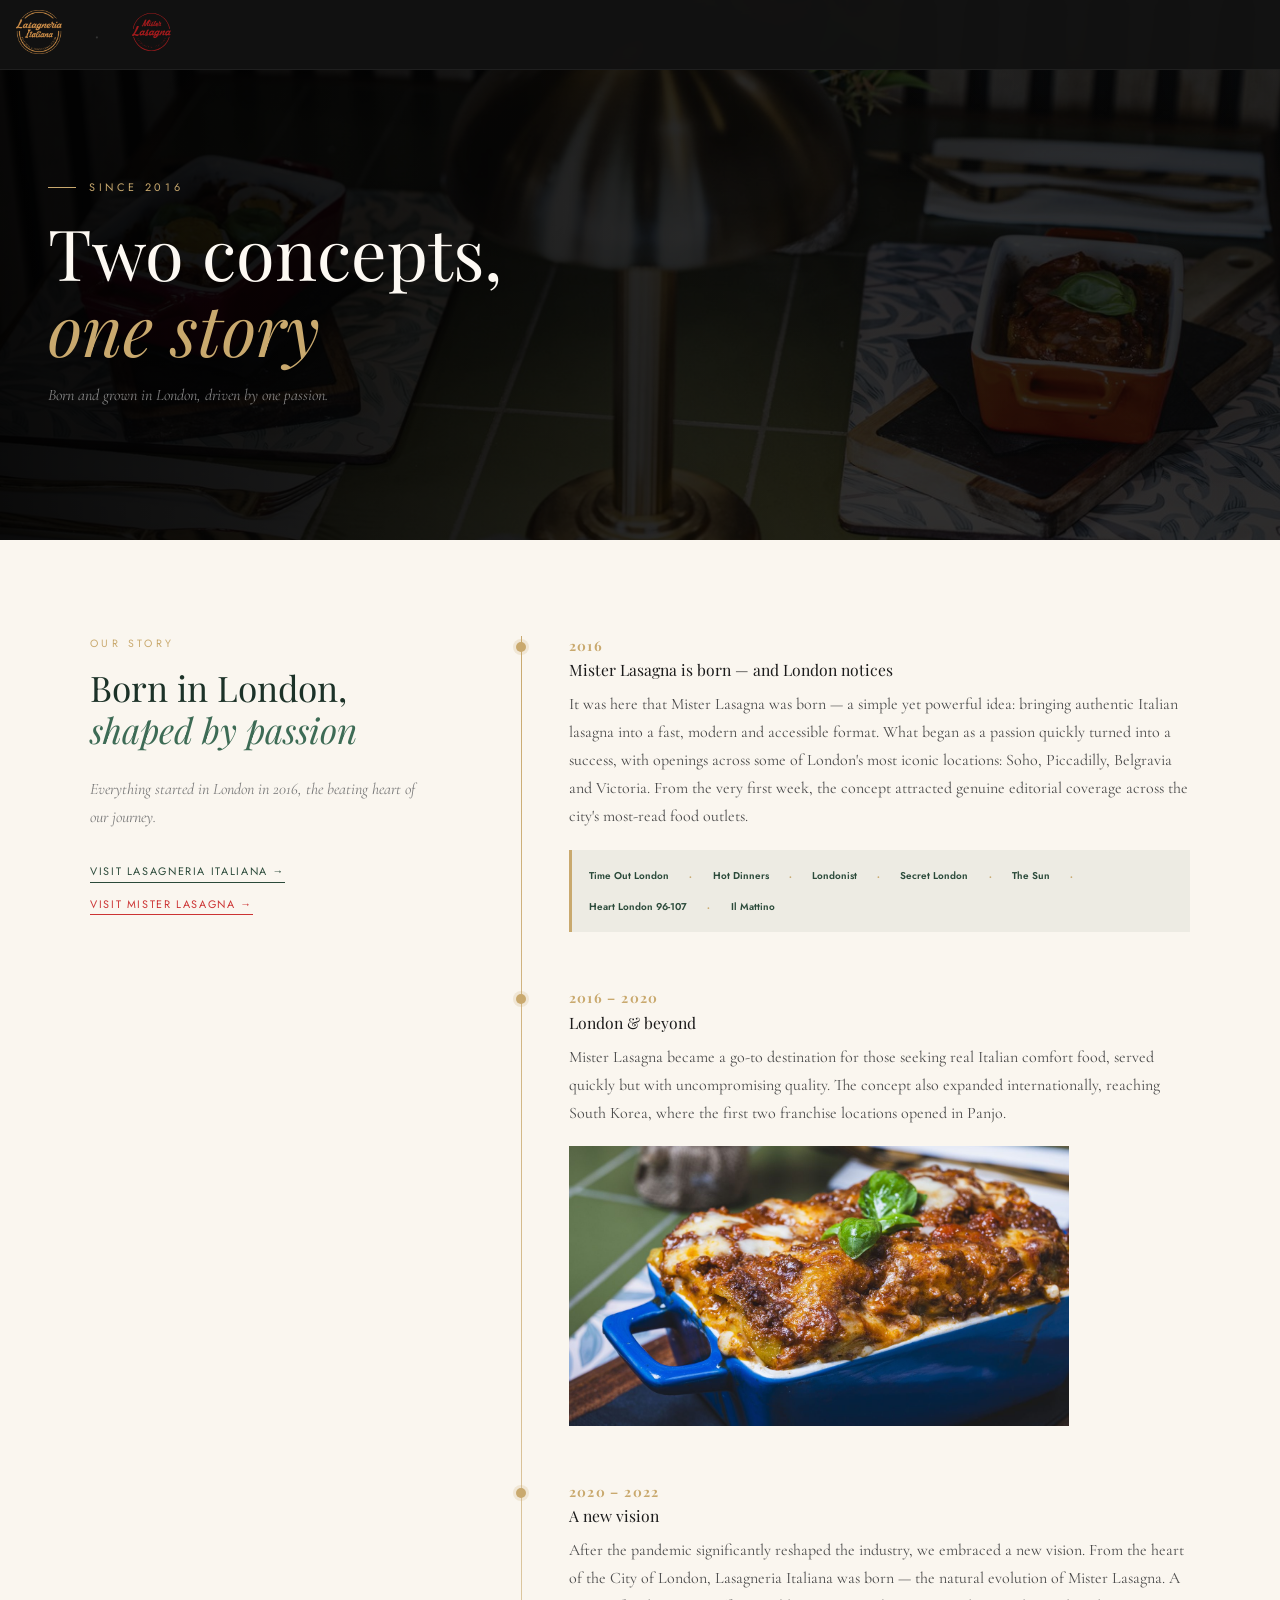
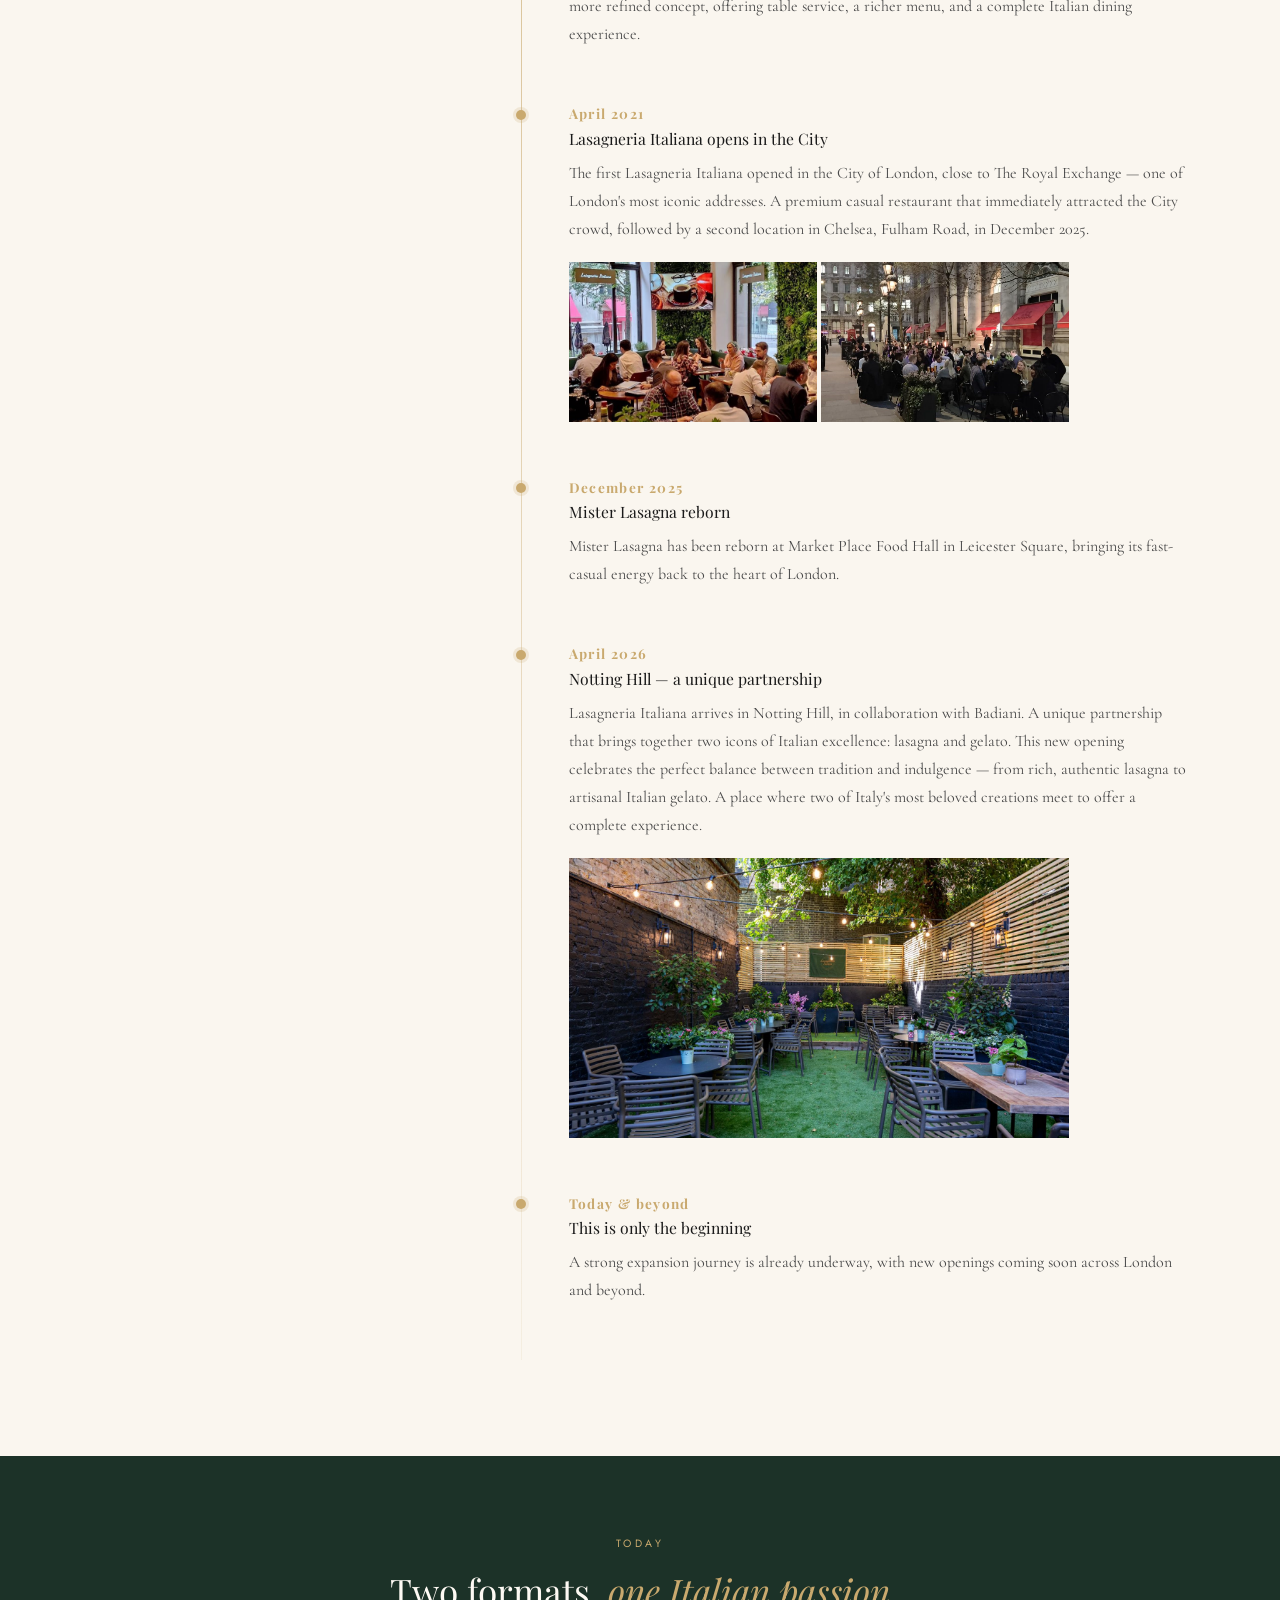
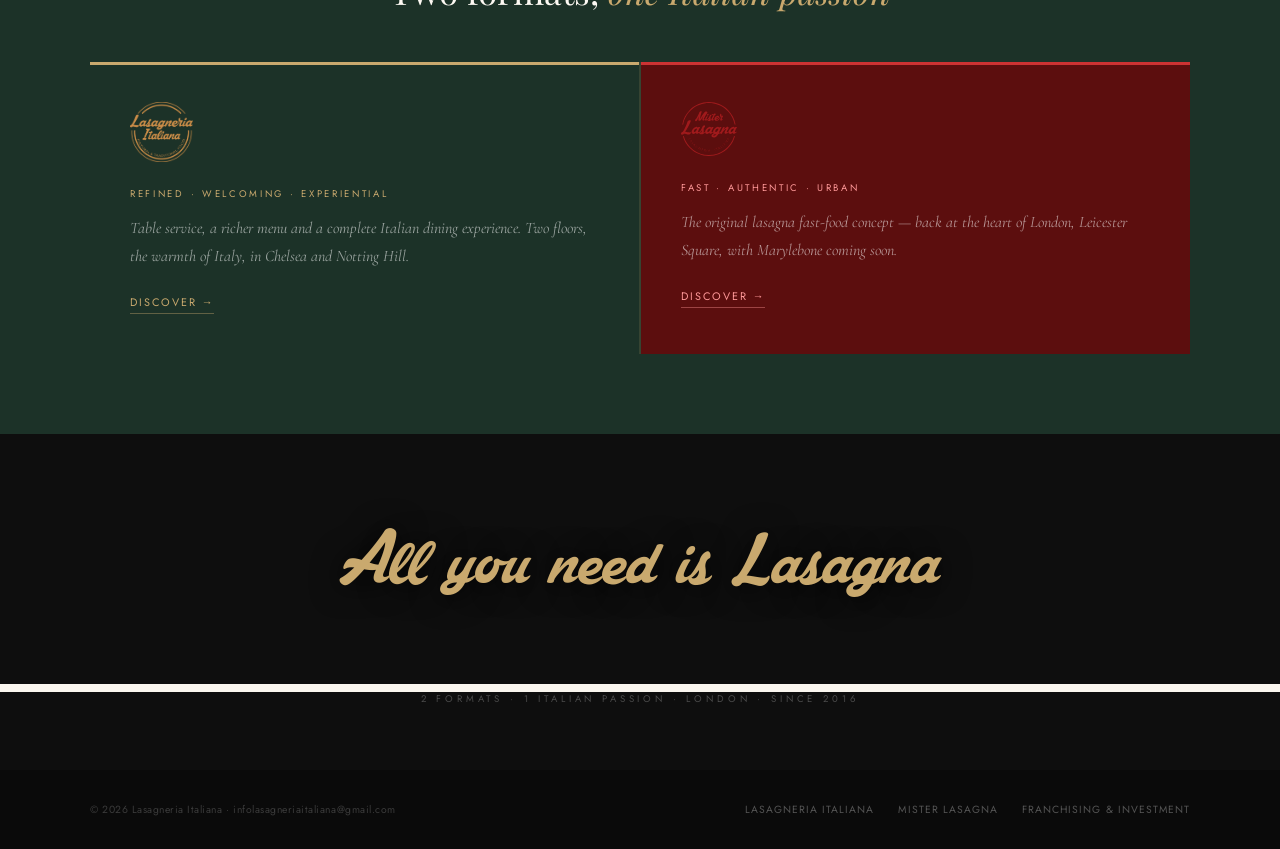
<file: our-story.html>
<!DOCTYPE html>
<html lang="en">
<head>
<meta charset="UTF-8">
<meta name="viewport" content="width=device-width, initial-scale=1.0">
<title>Our Story – Lasagneria Italiana & Mister Lasagna</title>
<meta name="description" content="Two concepts, one story — born and grown in London, driven by one passion. The story of Mister Lasagna and Lasagneria Italiana since 2016.">
<link rel="preconnect" href="https://fonts.googleapis.com">
<link href="https://fonts.googleapis.com/css2?family=Playfair+Display:ital,wght@0,400;0,700;1,400&family=Cormorant+Garamond:ital,wght@0,300;0,400;1,300;1,400&family=Jost:wght@300;400;500&display=swap" rel="stylesheet">
<style>
@font-face { font-family: 'Mastoc'; src: url('assets/mastoc.ttf') format('truetype'); }
@font-face {
  font-family: 'Mastoc';
  src: url('assets/mastoc.ttf') format('truetype');
  font-weight: normal; font-style: normal;
}

:root {
  --forest: #2B4A3A;
  --forest-dark: #1C3228;
  --forest-light: #3D6B55;
  --gold: #C9A96E;
  --gold-light: #E8C98A;
  --cream: #FAF6EF;
  --warm-white: #FDF9F3;
  --ml-red: #8B1A1A;
  --ml-red-dark: #5C0E0E;
  --text-dark: #1A1A1A;
  --text-mid: #4A4A4A;
  --text-light: #7A7A7A;
}
* { margin:0; padding:0; box-sizing:border-box; }
html { scroll-behavior:smooth; }
body { font-family:'Jost',sans-serif; background:var(--cream); color:var(--text-dark); overflow-x:hidden; }

/* NAV */
nav { position:fixed; top:0; left:0; right:0; z-index:100; display:flex; align-items:center; justify-content:space-between; padding:0.85rem 3rem; backdrop-filter:blur(8px); border-bottom:1px solid rgba(255,255,255,0.08); }
nav.li-nav { background:rgba(28,50,40,0.97); }
nav.ml-nav { background:rgba(80,10,10,0.97); }
.nav-logo img { height:48px; width:auto; }
.nav-links { display:flex; gap:2rem; list-style:none; align-items:center; }
.nav-links a { color:rgba(255,255,255,0.72); text-decoration:none; font-size:0.73rem; letter-spacing:0.15em; text-transform:uppercase; font-weight:400; transition:color 0.2s; }
.nav-links a:hover { color:var(--gold); }
.nav-links a.ml { color:rgba(255,255,255,0.72); }
.nav-links a.ml:hover { color:#ffb3b3; }
.nav-cta { padding:0.5rem 1.2rem; font-size:0.7rem; letter-spacing:0.15em; text-transform:uppercase; font-weight:500; cursor:pointer; border:none; font-family:'Jost',sans-serif; text-decoration:none; transition:background 0.2s; }
.nav-cta.li { background:var(--gold); color:var(--forest-dark); }
.nav-cta.li:hover { background:var(--gold-light); }
.nav-cta.ml { background:#cc3333; color:white; }
.nav-cta.ml:hover { background:#dd4444; }
.nav-switch { font-size:0.62rem; letter-spacing:0.12em; text-transform:uppercase; color:rgba(255,255,255,0.3); text-decoration:none; border-bottom:1px solid rgba(255,255,255,0.15); padding-bottom:0.1rem; transition:color 0.2s; }
.nav-switch:hover { color:rgba(255,255,255,0.7); }

/* HERO */
.hero { min-height:100vh; display:flex; align-items:center; position:relative; overflow:hidden; padding:6rem 4rem 3rem; }
.hero-bg { position:absolute; inset:0; background-size:cover; background-position:center; filter:brightness(0.32) saturate(0.8); }
.hero-overlay { position:absolute; inset:0; background:linear-gradient(to right, rgba(0,0,0,0.75) 0%, rgba(0,0,0,0.2) 65%, rgba(0,0,0,0) 100%); }
.hero-content { position:relative; z-index:2; max-width:620px; }
.hero-eyebrow { font-size:0.68rem; letter-spacing:0.35em; text-transform:uppercase; color:var(--gold); margin-bottom:1.2rem; display:flex; align-items:center; gap:0.8rem; }
.hero-eyebrow::before { content:''; display:inline-block; width:28px; height:1px; background:var(--gold); }
.hero h1 { font-family:'Playfair Display',serif; font-size:clamp(2.8rem,5.5vw,5rem); line-height:1.08; color:#FDF9F3; font-weight:400; margin-bottom:0.9rem; }
.hero h1 em { font-style:italic; }
.hero-sub { font-family:'Cormorant Garamond',serif; font-size:1.15rem; color:rgba(255,255,255,0.5); font-weight:300; margin-bottom:2rem; line-height:1.7; font-style:italic; max-width:460px; }
.hero-actions { display:flex; gap:1rem; flex-wrap:wrap; }
.btn { display:inline-block; text-decoration:none; font-family:'Jost',sans-serif; font-size:0.75rem; letter-spacing:0.15em; text-transform:uppercase; padding:0.8rem 1.8rem; cursor:pointer; border:none; transition:all 0.2s; font-weight:400; }
.btn-gold { background:var(--gold); color:var(--forest-dark); font-weight:500; }
.btn-gold:hover { background:var(--gold-light); }
.btn-red { background:#cc3333; color:white; font-weight:500; }
.btn-red:hover { background:#dd4444; }
.btn-ghost { background:transparent; color:rgba(255,255,255,0.8); border:1px solid rgba(255,255,255,0.22); }
.btn-ghost:hover { border-color:var(--gold); color:var(--gold); }

/* STRIP */
.strip { padding:0.85rem 3rem; display:flex; align-items:center; justify-content:center; gap:2.5rem; overflow:hidden; flex-wrap:wrap; }
.strip.gold { background:var(--gold); }
.strip.red { background:#cc3333; }
.strip-item { font-size:0.65rem; letter-spacing:0.25em; text-transform:uppercase; font-weight:500; white-space:nowrap; }
.strip.gold .strip-item { color:var(--forest-dark); }
.strip.red .strip-item { color:rgba(255,255,255,0.9); }
.strip-dot { width:3px; height:3px; border-radius:50%; flex-shrink:0; opacity:0.4; }
.strip.gold .strip-dot { background:var(--forest-dark); }
.strip.red .strip-dot { background:rgba(255,255,255,0.8); }

/* SECTIONS */
.section { padding:6rem 3rem; }
.section-inner { max-width:1100px; margin:0 auto; }
.section-dark { background:var(--forest-dark); }
.section-red-dark { background:var(--ml-red-dark); }
.section-cream { background:var(--cream); }
.section-warm { background:var(--warm-white); }
.section-label { font-size:0.66rem; letter-spacing:0.32em; text-transform:uppercase; color:var(--gold); margin-bottom:1rem; font-weight:500; }
.section-label.red { color:#ff9999; }
h2.section-title { font-family:'Playfair Display',serif; font-size:clamp(1.8rem,3vw,2.8rem); line-height:1.2; font-weight:400; margin-bottom:1.8rem; }
h2.section-title.light { color:var(--warm-white); }
h2.section-title.dark { color:var(--forest-dark); }
h2.section-title em { font-style:italic; color:var(--gold); }
h2.section-title em.red { color:#ff9999; }

/* TWO-COL */
.two-col { display:grid; grid-template-columns:1fr 1fr; gap:5rem; align-items:center; }
.prose p { font-family:'Cormorant Garamond',serif; font-size:1.1rem; line-height:1.8; color:var(--text-mid); margin-bottom:1rem; font-weight:300; }
.prose p.light { color:rgba(255,255,255,0.55); }
.stats { display:grid; grid-template-columns:1fr 1fr; gap:1.5rem; margin-top:2rem; padding-top:2rem; border-top:1px solid rgba(201,169,110,0.2); }
.stat-num { font-family:'Playfair Display',serif; font-size:2.2rem; color:var(--forest); font-weight:400; display:block; }
.stat-num.gold { color:var(--gold); }
.stat-label { font-size:0.65rem; letter-spacing:0.2em; text-transform:uppercase; color:var(--text-light); margin-top:0.2rem; }
.stat-label.muted { color:rgba(255,255,255,0.35); }

/* PHOTO FRAME */
.photo-frame { position:relative; padding:1.2rem 0 0 1.2rem; }
.photo-frame::before { content:''; position:absolute; top:0; left:0; width:70%; height:80%; border:1px solid var(--gold); }
.photo-frame img { width:100%; height:440px; object-fit:cover; position:relative; z-index:1; display:block; }
.photo-frame.red-border::before { border-color:#cc3333; }

/* MENU GRID */
.menu-grid { display:grid; grid-template-columns:repeat(3,1fr); gap:1.5px; background:rgba(255,255,255,0.06); }
.menu-card { background:rgba(255,255,255,0.04); padding:1.8rem 1.5rem; transition:background 0.3s; }
.menu-card:hover { background:rgba(255,255,255,0.09); }
.menu-tag { font-size:0.6rem; letter-spacing:0.3em; text-transform:uppercase; color:var(--gold); margin-bottom:0.6rem; }
.menu-tag.red { color:#ff9999; }
.menu-card h3 { font-family:'Playfair Display',serif; font-size:1.2rem; color:var(--warm-white); font-weight:400; margin-bottom:0.4rem; }
.menu-card p { font-family:'Cormorant Garamond',serif; font-size:0.88rem; color:rgba(255,255,255,0.38); line-height:1.5; margin-bottom:0.9rem; }
.menu-price { font-size:0.82rem; color:var(--gold); }
.menu-price.red { color:#ffb3b3; }

/* LOCATION CARDS */
.loc-grid { display:grid; grid-template-columns:1fr 1fr; gap:2px; background:rgba(201,169,110,0.15); }
.loc-card { background:var(--warm-white); padding:2.5rem 2rem; position:relative; }
.loc-card::before { content:''; position:absolute; top:0; left:0; right:0; height:3px; }
.loc-card.li::before { background:var(--forest); }
.loc-card.ml::before { background:#cc3333; }
.loc-name { font-family:'Playfair Display',serif; font-size:1.5rem; color:var(--forest-dark); font-weight:400; margin-bottom:0.3rem; }
.loc-badge { display:inline-block; font-size:0.58rem; letter-spacing:0.18em; text-transform:uppercase; padding:0.22rem 0.65rem; margin-bottom:1.2rem; }
.loc-badge.open { background:rgba(43,74,58,0.08); color:var(--forest); }
.loc-badge.new { background:rgba(201,169,110,0.1); color:var(--gold); }
.loc-badge.soon { background:rgba(255,200,50,0.1); color:#b07d00; }
.loc-row { display:flex; gap:0.75rem; margin-bottom:0.5rem; align-items:flex-start; }
.loc-key { font-size:0.62rem; letter-spacing:0.18em; text-transform:uppercase; color:var(--text-light); min-width:52px; padding-top:2px; }
.loc-val { font-family:'Cormorant Garamond',serif; font-size:1rem; color:var(--text-mid); line-height:1.5; }
.loc-actions { display:flex; gap:0.75rem; margin-top:1.6rem; flex-wrap:wrap; }
.btn-sm { display:inline-block; text-decoration:none; font-family:'Jost',sans-serif; font-size:0.68rem; letter-spacing:0.12em; text-transform:uppercase; padding:0.52rem 1rem; border:1px solid; transition:all 0.2s; font-weight:400; cursor:pointer; }
.btn-sm.forest { background:var(--forest); color:white; border-color:var(--forest); }
.btn-sm.forest:hover { background:var(--forest-light); border-color:var(--forest-light); }
.btn-sm.outline-forest { background:transparent; color:var(--forest); border-color:var(--forest); }
.btn-sm.outline-forest:hover { background:rgba(43,74,58,0.05); }
.btn-sm.red-solid { background:#cc3333; color:white; border-color:#cc3333; }
.btn-sm.red-solid:hover { background:#dd4444; border-color:#dd4444; }
.btn-sm.outline-red { background:transparent; color:#cc3333; border-color:#cc3333; }
.btn-sm.outline-red:hover { background:rgba(204,51,51,0.05); }

/* DELIVERY STRIP */
.delivery-bar { padding:2rem 3rem; display:flex; align-items:center; justify-content:center; }
.delivery-bar.li { background:var(--forest); }
.delivery-bar.ml { background:#cc3333; }
.delivery-inner { max-width:1100px; width:100%; display:flex; align-items:center; justify-content:space-between; gap:2rem; flex-wrap:wrap; }
.delivery-bar h3 { font-family:'Playfair Display',serif; font-size:1.3rem; font-weight:400; color:white; margin-bottom:0.2rem; }
.delivery-bar p { font-size:0.75rem; color:rgba(255,255,255,0.5); }
.delivery-platforms { display:flex; gap:0.75rem; flex-wrap:wrap; }
.delivery-btn { background:rgba(255,255,255,0.1); border:1px solid rgba(255,255,255,0.18); color:white; padding:0.52rem 1rem; font-size:0.7rem; letter-spacing:0.1em; text-transform:uppercase; text-decoration:none; font-family:'Jost',sans-serif; transition:background 0.2s; }
.delivery-btn:hover { background:rgba(255,255,255,0.18); }

/* FOOTER */
footer { padding:3rem 3rem 2rem; }
footer.li { background:var(--forest-dark); }
footer.ml { background:var(--ml-red-dark); }
.footer-inner { max-width:1100px; margin:0 auto; }
.footer-top { display:grid; grid-template-columns:2fr 1fr 1fr; gap:2.5rem; padding-bottom:2rem; border-bottom:1px solid rgba(255,255,255,0.08); }
.footer-logo img { height:50px; width:auto; margin-bottom:0.8rem; }
.footer-tagline { font-family:'Cormorant Garamond',serif; font-size:0.9rem; color:rgba(255,255,255,0.3); font-style:italic; line-height:1.6; }
.footer-col h4 { font-size:0.62rem; letter-spacing:0.25em; text-transform:uppercase; color:var(--gold); margin-bottom:0.9rem; font-weight:500; }
.footer-col h4.red { color:#ff9999; }
.footer-col a, .footer-col p { display:block; font-size:0.8rem; color:rgba(255,255,255,0.42); margin-bottom:0.42rem; text-decoration:none; transition:color 0.2s; }
.footer-col a:hover { color:rgba(255,255,255,0.8); }
.footer-bottom { display:flex; align-items:center; justify-content:space-between; padding-top:1.6rem; flex-wrap:wrap; gap:1rem; }
.footer-copy { font-size:0.65rem; color:rgba(255,255,255,0.18); letter-spacing:0.05em; }
.footer-slogan { font-family:'Mastoc',cursive; font-size:1.1rem; color:rgba(201,169,110,0.28); }
.footer-slogan.ml { color:rgba(255,100,100,0.28); }
.social-links { display:flex; gap:1.2rem; }
.social-link { display:flex; align-items:center; gap:0.4rem; color:rgba(255,255,255,0.35); text-decoration:none; font-size:0.7rem; transition:color 0.2s; }
.social-link:hover { color:var(--gold); }
.social-link svg { width:13px; height:13px; fill:currentColor; }

/* Logo visibility fixes for dark backgrounds */
.card-ml .brand-logo,
.ml-nav .nav-logo img,
.footer-logo img { filter: brightness(1.1); }
.card-li .brand-logo { filter: brightness(1.05); }

/* ═══════════════════════════════════════════
   MOBILE RESPONSIVE — max-width 768px
═══════════════════════════════════════════ */
@media (max-width: 768px) {

  /* NAV */
  nav { padding: 0.7rem 1.2rem; flex-wrap: wrap; gap: 0.5rem; }
  .nav-logo img { height: 38px; }
  .nav-links { display: none; } /* replaced by hamburger menu */
  .nav-cta { padding: 0.45rem 0.9rem; font-size: 0.65rem; }
  .nav-switch { font-size: 0.55rem; }

  /* HERO */
  .hero { padding: 5rem 1.4rem 2.5rem; min-height: 90vh; }
  .hero h1 { font-size: clamp(2.2rem, 9vw, 3.2rem); }
  .hero-sub { font-size: 1rem; }
  .hero-eyebrow { font-size: 0.6rem; }
  .hero-actions { flex-direction: column; gap: 0.7rem; }
  .hero-actions .btn { text-align: center; }

  /* STRIP */
  .strip { padding: 0.8rem 1rem; gap: 1rem; justify-content: flex-start; overflow-x: auto; flex-wrap: nowrap; }
  .strip-item { font-size: 0.6rem; }
  .strip-dot { display: none; }

  /* SECTIONS */
  .section { padding: 3.5rem 1.4rem; }
  .section-inner { max-width: 100%; }

  /* TWO COLUMN → SINGLE */
  .two-col { grid-template-columns: 1fr; gap: 2.5rem; }
  .two-col > *:first-child { order: 2; }
  .two-col > *:last-child { order: 1; }

  /* PHOTO FRAME */
  .photo-frame { padding: 0.8rem 0 0 0.8rem; }
  .photo-frame img { height: 260px; }
  .photo-frame::before { width: 65%; height: 75%; }

  /* STATS */
  .stats { grid-template-columns: 1fr 1fr; gap: 1rem; }
  .stat-num { font-size: 1.8rem; }

  /* MENU GRID → single column */
  .menu-grid { grid-template-columns: 1fr; }
  .menu-card { padding: 1.3rem 1.2rem; }
  .menu-card h3 { font-size: 1.1rem; }

  /* LOCATIONS */
  .loc-grid { grid-template-columns: 1fr; }
  .loc-card { padding: 1.8rem 1.4rem; }
  .loc-name { font-size: 1.3rem; }
  .loc-actions { flex-wrap: wrap; }
  .btn-sm { font-size: 0.65rem; padding: 0.5rem 0.9rem; }

  /* DELIVERY BAR */
  .delivery-bar { padding: 1.5rem 1.4rem; }
  .delivery-inner { flex-direction: column; gap: 1rem; }
  .delivery-bar h3 { font-size: 1.1rem; }
  .delivery-platforms { flex-wrap: wrap; gap: 0.5rem; }
  .delivery-btn { font-size: 0.65rem; padding: 0.45rem 0.9rem; }

  /* FOOTER */
  footer { padding: 2.5rem 1.4rem 1.5rem; }
  .footer-top { grid-template-columns: 1fr; gap: 1.8rem; }
  .footer-logo img { height: 42px; }
  .footer-bottom { flex-direction: column; gap: 0.5rem; text-align: center; }

  /* SECTION TITLES */
  h2.section-title { font-size: clamp(1.5rem, 5.5vw, 2rem); }
  .section-label { font-size: 0.6rem; }

  /* BUTTONS */
  .btn { padding: 0.7rem 1.4rem; font-size: 0.72rem; }
}

/* ═══════════════════════════════════════════
   SPLASH PAGE MOBILE
═══════════════════════════════════════════ */
@media (max-width: 768px) {

  /* Top logos */
  .top-logos { gap: 1.2rem; margin-bottom: 1.5rem; }
  .top-logo-li { height: 40px; }
  .top-logo-ml { height: 34px; }
  .top-divider { height: 34px; }

  /* Slogan */
  .slogan { font-size: clamp(2rem, 10vw, 3.5rem); margin-bottom: 0.4rem; }
  .slogan-sub { font-size: 0.5rem; letter-spacing: 0.3em; margin-bottom: 1.8rem; }
  .divider { width: 60px; margin-bottom: 1.8rem; }

  /* Brand cards — stack vertically on mobile */
  .brands { flex-direction: column; gap: 2px; max-width: 100%; }
  .brand-card { height: 200px; flex: none !important; width: 100%; }
  .brand-card:hover { flex: none !important; }
  .brand-logo { height: 60px; }
  .brand-label { font-size: 0.5rem; }
  .brand-tagline { font-size: 0.78rem; max-width: 280px; }
  .brand-loc { font-size: 0.5rem; }
  .brand-cta { opacity: 1 !important; font-size: 0.56rem; } /* always visible on mobile */

  .splash-footer { margin-top: 1.5rem; font-size: 0.46rem; }
}

/* ═══════════════════════════════════════════
   MENU PAGE MOBILE
═══════════════════════════════════════════ */
@media (max-width: 768px) {
  .menu-page-hero { padding: 5.5rem 1.4rem 2.5rem; }
  .menu-category { padding: 2.5rem 1.4rem; }
  .dish-grid { grid-template-columns: 1fr; }
  .dish-col { padding: 0 !important; border-left: none !important; }
  .dish-col + .dish-col { border-top: 1px solid rgba(0,0,0,0.06); padding-top: 0.5rem !important; margin-top: 0.5rem; }
  .cat-header { flex-direction: column; align-items: flex-start; gap: 0.4rem; }
  .cat-header h2 { font-size: 1.5rem; }
}

/* ═══════════════════════════════════════════
   HAMBURGER MENU (mobile nav)
═══════════════════════════════════════════ */

.mobile-menu {
  display: none;
  position: fixed;
  top: 0; left: 0; right: 0; bottom: 0;
  z-index: 200;
  flex-direction: column;
  align-items: center;
  justify-content: center;
  gap: 1.5rem;
}
.mobile-menu.open { display: flex; }
.mobile-menu a {
  font-size: 1.5rem;
  font-family: 'Playfair Display', serif;
  color: rgba(255,255,255,0.85);
  text-decoration: none;
  letter-spacing: 0.05em;
  transition: color 0.2s;
}
.mobile-menu a:hover { color: var(--gold); }

@media (max-width: 768px) {
  .hamburger { display: flex; }
}


/* OUR STORY PAGE SPECIFIC */
.story-hero {
  min-height: 60vh; background: #0e0e0e; display: flex; align-items: center;
  position: relative; overflow: hidden; padding: 7rem 3rem 4rem;
}
.story-hero-bg {
  position: absolute; inset: 0; z-index: 0;
}
.story-hero-bg img {
  width: 100%; height: 100%; object-fit: cover; object-position: center 35%;
  filter: brightness(0.22) saturate(0.7);
}
.story-hero-bg::after {
  content: ''; position: absolute; inset: 0;
  background: linear-gradient(to right, rgba(0,0,0,0.8) 0%, rgba(0,0,0,0.1) 70%);
}
.story-hero-content { position: relative; z-index: 2; max-width: 700px; }

.timeline { max-width: 860px; margin: 0 auto; position: relative; padding: 0 0 0 3rem; }
.timeline::before {
  content: ''; position: absolute; left: 0; top: 0; bottom: 0;
  width: 1px; background: linear-gradient(to bottom, var(--gold), rgba(201,169,110,0.1));
}
.timeline-item { position: relative; margin-bottom: 3.5rem; }
.timeline-item::before {
  content: ''; position: absolute; left: -3.3rem; top: 0.35rem;
  width: 10px; height: 10px; border-radius: 50%; background: var(--gold);
  box-shadow: 0 0 0 3px rgba(201,169,110,0.2);
}
.timeline-year {
  font-family: 'Playfair Display', serif; font-size: 0.85rem; font-weight: 700;
  color: var(--gold); letter-spacing: 0.1em; margin-bottom: 0.4rem;
}
.timeline-title {
  font-family: 'Playfair Display', serif; font-size: 1.35rem; font-weight: 400;
  color: var(--text-dark); margin-bottom: 0.6rem; line-height: 1.3;
}
.timeline-text {
  font-family: 'Cormorant Garamond', serif; font-size: 1.05rem; line-height: 1.85;
  color: var(--text-mid); font-weight: 300;
}
.timeline-img {
  margin-top: 1.2rem; width: 100%; max-width: 500px; height: 280px;
  object-fit: cover; display: block;
}

.brands-today {
  display: grid; grid-template-columns: 1fr 1fr; gap: 2px;
  background: rgba(201,169,110,0.15); margin-top: 3rem;
}
.brand-today-card {
  padding: 2.5rem; position: relative;
}
.brand-today-card::before {
  content: ''; position: absolute; top: 0; left: 0; right: 0; height: 3px;
}
.btc-li::before { background: var(--gold); }
.btc-ml::before { background: #cc3333; }
.btc-li { background: var(--forest-dark); }
.btc-ml { background: var(--ml-red-dark); }

.closing-slogan {
  text-align: center; padding: 5rem 3rem;
  background: #0e0e0e;
  font-family: 'Mastoc', cursive;
  font-size: clamp(2.5rem, 6vw, 5rem);
  color: var(--gold);
  text-shadow: 0 2px 30px rgba(0,0,0,0.9);
}
.closing-sub {
  text-align: center; margin-top: 0.5rem; padding-bottom: 4rem;
  background: #0e0e0e;
  font-size: 0.6rem; letter-spacing: 0.4em; text-transform: uppercase;
  color: rgba(255,255,255,0.25); font-family: 'Jost', sans-serif;
}

@media (max-width: 768px) {
  .story-hero { padding: 6rem 1.4rem 3rem; }
  .timeline { padding: 0 0 0 1.8rem; }
  .timeline-item::before { left: -2.1rem; }
  .brands-today { grid-template-columns: 1fr; }
  .brand-today-card { padding: 2rem 1.4rem; }
  .timeline-img { max-width: 100%; height: 200px; }
}

/* ═══ OUR STORY MOBILE ═══ */
@media (max-width: 768px) {
  /* Navbar fix */
  nav { padding: 0.6rem 1rem !important; flex-wrap: nowrap; gap: 0.5rem; }
  nav > div:first-child { gap: 0.8rem; }
  nav > div:first-child img { height: 32px !important; }
  nav > div:last-child:not(.hamburger) { display: none; } /* hide desktop links */
  .hamburger { display: flex !important; }

  /* Hero */
  .story-hero { min-height: 45vh; padding: 5.5rem 1.4rem 2.5rem; }
  .story-hero-content h1 { font-size: clamp(1.8rem, 7vw, 2.8rem); }

  /* Main layout: force single column */
  .story-section-inner,
  div[style*="grid-template-columns:1fr 2fr"],
  div[style*="grid-template-columns: 1fr 2fr"] {
    display: block !important;
  }

  /* Sticky sidebar → static */
  div[style*="position:sticky"],
  div[style*="position: sticky"] {
    position: static !important;
    top: auto !important;
    margin-bottom: 2rem;
    padding-bottom: 1.5rem;
    border-bottom: 1px solid rgba(201,169,110,0.2);
  }

  /* Timeline */
  .timeline { padding-left: 1.6rem !important; }
  .timeline::before { left: 0 !important; }
  .timeline-item::before { left: -1.95rem !important; width: 8px; height: 8px; }
  .timeline-title { font-size: 1.1rem !important; }
  .timeline-text { font-size: 0.95rem !important; }
  .timeline-img { height: 180px !important; max-width: 100%; }

  /* City photos 2-col grid → keep 2 col but smaller */
  .timeline-item div[style*="grid-template-columns:1fr 1fr"] {
    max-width: 100% !important;
  }
  .timeline-item div[style*="grid-template-columns:1fr 1fr"] img {
    height: 120px !important;
  }

  /* Brands today section */
  .brands-today { grid-template-columns: 1fr !important; }
  .brand-today-card { padding: 1.8rem 1.4rem !important; }

  /* Closing slogan */
  .closing-slogan { font-size: clamp(1.6rem, 8vw, 3rem) !important; padding: 3rem 1.4rem !important; }
  .closing-sub { padding-bottom: 2.5rem !important; font-size: 0.5rem !important; }

  /* Press bar */
  div[style*="display:flex;flex-wrap:wrap;gap:0.5rem 1.2rem"] {
    gap: 0.4rem 0.8rem !important;
    padding: 0.7rem !important;
  }
}

@media (max-width:768px) {
  nav > div:nth-child(2) { display:none!important; }
}

/* ── LOGOS: prevent clipping ── */
  .top-logo-li { height: 32px !important; width: auto !important; }
  .top-logo-ml { height: 28px !important; width: auto !important; }
  .top-divider  { height: 28px !important; }
  .top-logos    { gap: 1rem !important; margin-bottom: 1.2rem !important; }

  /* ── TYPOGRAPHY: more readable on mobile ── */
  .prose p, .timeline-text, .dish-d, .loc-info-val,
  p[style*="font-family:'Cormorant"], p[style*="Cormorant Garamond"] {
    font-weight: 400 !important;
    font-size: 1rem !important;
    line-height: 1.75 !important;
  }
  .dish-n, .timeline-title { font-size: 0.98rem !important; }
  .cat-header h2, .cat-title h2 { font-size: 1.4rem !important; }

  /* ── NAV: compact, no wrap ── */
  nav {
    padding: 0.6rem 1rem !important;
    position: fixed !important;
    flex-wrap: nowrap !important;
    gap: 0.5rem !important;
  }
  .nav-logo img  { height: 36px !important; width: auto !important; }
  .nav-links     { display: none !important; }
  .nav-switch    { display: none !important; }
  .nav-cta       { display: none !important; }
  nav > div:last-child:not(.hamburger) > *:not(.hamburger) { display: none !important; }
  nav > div:nth-child(2) { display: none !important; }
}


/* ── HAMBURGER & MOBILE MENU ─────────────────── */
.hamburger svg { display: block !important; }
.hamburger {
  display: none;
  flex-direction: column;
  cursor: pointer;
  padding: 8px;
  appearance: none;
  -webkit-appearance: none;
  background: transparent;
  border: none;
  border-radius: 0;
  box-shadow: none;
  flex-shrink: 0;
}
.hamburger span {
  display: block;
  width: 24px;
  height: 2px;
  background: rgba(255,255,255,0.9);
}
.hamburger span + span {
  margin-top: 6px;
}
.mobile-menu {
  display: none;
  position: fixed;
  top: 0; left: 0; right: 0; bottom: 0;
  width: 100vw; height: 100vh;
  z-index: 9999;
  flex-direction: column;
  align-items: center;
  justify-content: center;
  gap: 1.8rem;
  overflow: hidden;
}
.mobile-menu.open {
  display: flex !important;
}
.mobile-menu a {
  font-family: 'Playfair Display', serif;
  font-size: 1.4rem;
  color: rgba(255,255,255,0.85);
  text-decoration: none;
}
.mobile-menu-close {
  position: absolute;
  top: 1.2rem; right: 1.2rem;
  background: none; border: none;
  color: rgba(255,255,255,0.7);
  font-size: 2.2rem;
  cursor: pointer;
  width: 44px; height: 44px;
  display: flex; align-items: center; justify-content: center;
  line-height: 1;
}
.li-bg { background: rgba(20,42,28,0.97); }
.ml-bg { background: rgba(65,8,8,0.97); }
.dark-bg { background: rgba(8,8,8,0.98); }
@media (max-width: 768px) {
  .hamburger { display: flex !important; }
  .nav-links { display: none !important; }
  .nav-switch { display: none !important; }
  .nav-cta { display: none !important; }
  nav > div:last-child:not(.hamburger) > a { display: none !important; }
  nav > div:nth-child(2) { display: none !important; }
}
</style>
</head>
<body>

<!-- NAV -->
<nav style="position:fixed;top:0;left:0;right:0;z-index:100;display:flex;align-items:center;justify-content:space-between;padding:0.85rem 3rem;background:rgba(18,18,18,0.97);backdrop-filter:blur(8px);border-bottom:1px solid rgba(255,255,255,0.06);">
  <div style="display:flex;align-items:center;gap:2rem;">
    <a href="lasagneria/index.html"><img src="assets/li_logo.png" alt="Lasagneria Italiana" style="height:44px;width:auto;filter:brightness(1.1);"></a>
    <span style="color:rgba(255,255,255,0.15);font-size:1.2rem;">·</span>
    <a href="mister/index.html"><img src="assets/ml_logo.svg" alt="Mister Lasagna" style="height:38px;width:auto;"></a>
  </div>
  <div style="display:flex;gap:2rem;align-items:center;">
    <a href="lasagneria/index.html" style="color:rgba(255,255,255,0.5);text-decoration:none;font-size:0.72rem;letter-spacing:0.15em;text-transform:uppercase;font-family:'Jost',sans-serif;">Lasagneria Italiana</a>
    <a href="mister/index.html" style="color:rgba(255,255,255,0.5);text-decoration:none;font-size:0.72rem;letter-spacing:0.15em;text-transform:uppercase;font-family:'Jost',sans-serif;">Mister Lasagna</a>
    <a href="franchising.html" style="color:rgba(255,255,255,0.5);text-decoration:none;font-size:0.72rem;letter-spacing:0.15em;text-transform:uppercase;font-family:'Jost',sans-serif;">Franchising &amp; Investment</a>
    <a href="index.html" style="color:rgba(255,255,255,0.4);text-decoration:none;font-size:0.68rem;letter-spacing:0.12em;text-transform:uppercase;font-family:'Jost',sans-serif;">&#8592; Home</a>
  </div>

  <div class="hamburger" role="button" tabindex="0" aria-label="Open menu">
    <svg width="24" height="16" viewBox="0 0 24 16" style="display:block;"><rect x="0" y="0" width="24" height="2" fill="rgba(255,255,255,0.9)"/><rect x="0" y="7" width="24" height="2" fill="rgba(255,255,255,0.9)"/><rect x="0" y="14" width="24" height="2" fill="rgba(255,255,255,0.9)"/></svg>
  </div>
</nav>
  <div class="mobile-menu dark-bg" id="mobileMenu">
    <button class="mobile-menu-close">✕</button>
    <a href="lasagneria/index.html">Lasagneria Italiana</a>
    <a href="mister/index.html">Mister Lasagna</a>
    <a href="our-story.html">Our Story</a>
    <a href="franchising.html">Franchising &amp; Investment</a>
    <a href="index.html">← Home</a>
  </div>

<!-- HERO -->
<section class="story-hero">
  <div class="story-hero-bg">
    <img src="assets/food_015.jpg" alt="Lasagneria Italiana">
  </div>
  <div class="story-hero-content">
    <div style="font-size:0.68rem;letter-spacing:0.35em;text-transform:uppercase;color:var(--gold);margin-bottom:1.2rem;display:flex;align-items:center;gap:0.8rem;font-family:'Jost',sans-serif;">
      <span style="display:inline-block;width:28px;height:1px;background:var(--gold);"></span>
      Since 2016
    </div>
    <h1 style="font-family:'Playfair Display',serif;font-size:clamp(2.5rem,5.5vw,4.5rem);line-height:1.08;color:#FDF9F3;font-weight:400;margin-bottom:0.9rem;">
      Two concepts,<br><em style="color:var(--gold);font-style:italic;">one story</em>
    </h1>
    <p style="font-family:'Cormorant Garamond',serif;font-size:1.15rem;color:rgba(255,255,255,0.5);font-weight:300;line-height:1.7;font-style:italic;max-width:500px;">
      Born and grown in London, driven by one passion.
    </p>
  </div>
</section>

<!-- TIMELINE -->
<section style="padding:6rem 3rem;background:var(--cream);">
  <div style="max-width:1100px;margin:0 auto;">
    <div style="display:grid;grid-template-columns:1fr 2fr;gap:6rem;align-items:start;">

      <!-- Sticky label -->
      <div style="position:sticky;top:7rem;">
        <div style="font-size:0.66rem;letter-spacing:0.32em;text-transform:uppercase;color:var(--gold);margin-bottom:1rem;font-family:'Jost',sans-serif;">Our Story</div>
        <h2 style="font-family:'Playfair Display',serif;font-size:2.2rem;font-weight:400;color:var(--forest-dark);line-height:1.2;margin-bottom:1.5rem;">
          Born in London,<br><em style="font-style:italic;color:var(--forest-light);">shaped by passion</em>
        </h2>
        <p style="font-family:'Cormorant Garamond',serif;font-size:1rem;color:var(--text-light);font-weight:300;line-height:1.7;font-style:italic;">
          Everything started in London in 2016, the beating heart of our journey.
        </p>
        <div style="margin-top:2rem;display:flex;flex-direction:column;gap:0.8rem;">
          <a href="lasagneria/index.html" style="font-size:0.68rem;letter-spacing:0.15em;text-transform:uppercase;color:var(--forest);text-decoration:none;border-bottom:1px solid var(--forest);padding-bottom:0.15rem;display:inline-block;width:fit-content;font-family:'Jost',sans-serif;">Visit Lasagneria Italiana →</a>
          <a href="mister/index.html" style="font-size:0.68rem;letter-spacing:0.15em;text-transform:uppercase;color:#cc3333;text-decoration:none;border-bottom:1px solid #cc3333;padding-bottom:0.15rem;display:inline-block;width:fit-content;font-family:'Jost',sans-serif;">Visit Mister Lasagna →</a>
        </div>
      </div>

      <!-- Timeline -->
      <div class="timeline">

        <div class="timeline-item">
          <div class="timeline-year">2016</div>
          <div class="timeline-title">Mister Lasagna is born — and London notices</div>
          <div class="timeline-text">It was here that Mister Lasagna was born — a simple yet powerful idea: bringing authentic Italian lasagna into a fast, modern and accessible format. What began as a passion quickly turned into a success, with openings across some of London's most iconic locations: Soho, Piccadilly, Belgravia and Victoria. From the very first week, the concept attracted genuine editorial coverage across the city's most-read food outlets.</div>
          <div style="margin-top:1.2rem;display:flex;flex-wrap:wrap;gap:0.5rem 1.2rem;align-items:center;padding:0.9rem 1.1rem;background:rgba(43,74,58,0.06);border-left:3px solid #C9A96E;">
            <span style="font-size:0.62rem;font-weight:700;color:#2B4A3A;font-weight:600;font-family:'Jost',sans-serif;\">Time Out London</span>
            <span style="color:#C9A96E;">·</span>
            <span style="font-size:0.62rem;font-weight:700;color:#2B4A3A;font-weight:600;font-family:'Jost',sans-serif;\">Hot Dinners</span>
            <span style="color:#C9A96E;">·</span>
            <span style="font-size:0.62rem;font-weight:700;color:#2B4A3A;font-weight:600;font-family:'Jost',sans-serif;\">Londonist</span>
            <span style="color:#C9A96E;">·</span>
            <span style="font-size:0.62rem;font-weight:700;color:#2B4A3A;font-weight:600;font-family:'Jost',sans-serif;\">Secret London</span>
            <span style="color:#C9A96E;">·</span>
            <span style="font-size:0.62rem;font-weight:700;color:#2B4A3A;font-weight:600;font-family:'Jost',sans-serif;\">The Sun</span>
            <span style="color:#C9A96E;">·</span>
            <span style="font-size:0.62rem;font-weight:700;color:#2B4A3A;font-weight:600;font-family:'Jost',sans-serif;\">Heart London 96-107</span>
            <span style="color:#C9A96E;">·</span>
            <span style="font-size:0.62rem;font-weight:700;color:#2B4A3A;font-weight:600;font-family:'Jost',sans-serif;\">Il Mattino</span>
          </div>
        </div>

        <div class="timeline-item">
          <div class="timeline-year">2016 – 2020</div>
          <div class="timeline-title">London & beyond</div>
          <div class="timeline-text">Mister Lasagna became a go-to destination for those seeking real Italian comfort food, served quickly but with uncompromising quality. The concept also expanded internationally, reaching South Korea, where the first two franchise locations opened in Panjo.</div>
          <img class="timeline-img" src="assets/food_285.jpg" alt="Lasagna Bolognese">
        </div>

        <div class="timeline-item">
          <div class="timeline-year">2020 – 2022</div>
          <div class="timeline-title">A new vision</div>
          <div class="timeline-text">After the pandemic significantly reshaped the industry, we embraced a new vision. From the heart of the City of London, Lasagneria Italiana was born — the natural evolution of Mister Lasagna. A more refined concept, offering table service, a richer menu, and a complete Italian dining experience.</div>
        </div>

        <div class="timeline-item">
          <div class="timeline-year">April 2021</div>
          <div class="timeline-title">Lasagneria Italiana opens in the City</div>
          <div class="timeline-text">The first Lasagneria Italiana opened in the City of London, close to The Royal Exchange — one of London's most iconic addresses. A premium casual restaurant that immediately attracted the City crowd, followed by a second location in Chelsea, Fulham Road, in December 2025.</div>
          <div style="display:grid;grid-template-columns:1fr 1fr;gap:4px;margin-top:1.2rem;max-width:500px;">
            <img style="width:100%;height:160px;object-fit:cover;" src="assets/city_interior.jpg" alt="Lasagneria Italiana City interior">
            <img style="width:100%;height:160px;object-fit:cover;object-position:center;" src="assets/city_royal_exchange.jpg" alt="Royal Exchange London">
          </div>
        </div>

        <div class="timeline-item">
          <div class="timeline-year">December 2025</div>
          <div class="timeline-title">Mister Lasagna reborn</div>
          <div class="timeline-text">Mister Lasagna has been reborn at Market Place Food Hall in Leicester Square, bringing its fast-casual energy back to the heart of London.</div>
        </div>

        <div class="timeline-item">
          <div class="timeline-year">April 2026</div>
          <div class="timeline-title">Notting Hill — a unique partnership</div>
          <div class="timeline-text">Lasagneria Italiana arrives in Notting Hill, in collaboration with Badiani. A unique partnership that brings together two icons of Italian excellence: lasagna and gelato. This new opening celebrates the perfect balance between tradition and indulgence — from rich, authentic lasagna to artisanal Italian gelato. A place where two of Italy's most beloved creations meet to offer a complete experience.</div>
          <img class="timeline-img" src="assets/nh_01.jpg" alt="Lasagneria Italiana Notting Hill">
        </div>

        <div class="timeline-item">
          <div class="timeline-year">Today & beyond</div>
          <div class="timeline-title">This is only the beginning</div>
          <div class="timeline-text">A strong expansion journey is already underway, with new openings coming soon across London and beyond.</div>
        </div>

      </div>
    </div>
  </div>
</section>

<!-- TWO FORMATS TODAY -->
<section style="padding:5rem 3rem;background:var(--forest-dark);">
  <div style="max-width:1100px;margin:0 auto;">
    <div style="text-align:center;margin-bottom:3rem;">
      <div style="font-size:0.66rem;letter-spacing:0.32em;text-transform:uppercase;color:var(--gold);margin-bottom:1rem;font-family:'Jost',sans-serif;">Today</div>
      <h2 style="font-family:'Playfair Display',serif;font-size:2.2rem;font-weight:400;color:var(--warm-white);">
        Two formats, <em style="color:var(--gold);font-style:italic;">one Italian passion</em>
      </h2>
    </div>
    <div class="brands-today">
      <div class="brand-today-card btc-li">
        <img src="assets/li_logo.png" alt="Lasagneria Italiana" style="height:60px;width:auto;margin-bottom:1.2rem;filter:brightness(1.1);">
        <p style="font-size:0.6rem;letter-spacing:0.28em;text-transform:uppercase;color:var(--gold);margin-bottom:0.8rem;font-family:'Jost',sans-serif;">Refined · Welcoming · Experiential</p>
        <p style="font-family:'Cormorant Garamond',serif;font-size:1.05rem;color:rgba(255,255,255,0.55);line-height:1.7;font-weight:300;font-style:italic;">Table service, a richer menu and a complete Italian dining experience. Two floors, the warmth of Italy, in Chelsea and Notting Hill.</p>
        <a href="lasagneria/index.html" style="display:inline-block;margin-top:1.5rem;font-size:0.68rem;letter-spacing:0.18em;text-transform:uppercase;color:var(--gold);text-decoration:none;border-bottom:1px solid rgba(201,169,110,0.4);padding-bottom:0.15rem;font-family:'Jost',sans-serif;">Discover →</a>
      </div>
      <div class="brand-today-card btc-ml">
        <img src="assets/ml_logo.svg" alt="Mister Lasagna" style="height:54px;width:auto;margin-bottom:1.2rem;">
        <p style="font-size:0.6rem;letter-spacing:0.28em;text-transform:uppercase;color:#ff9999;margin-bottom:0.8rem;font-family:'Jost',sans-serif;">Fast · Authentic · Urban</p>
        <p style="font-family:'Cormorant Garamond',serif;font-size:1.05rem;color:rgba(255,255,255,0.55);line-height:1.7;font-weight:300;font-style:italic;">The original lasagna fast-food concept — back at the heart of London, Leicester Square, with Marylebone coming soon.</p>
        <a href="mister/index.html" style="display:inline-block;margin-top:1.5rem;font-size:0.68rem;letter-spacing:0.18em;text-transform:uppercase;color:#ff9999;text-decoration:none;border-bottom:1px solid rgba(255,150,150,0.4);padding-bottom:0.15rem;font-family:'Jost',sans-serif;">Discover →</a>
      </div>
    </div>
  </div>
</section>

<!-- CLOSING SLOGAN -->
<div class="closing-slogan">All you need is Lasagna</div>
<div class="closing-sub">2 formats · 1 Italian passion · London · Since 2016</div>

<footer style="background:#0a0a0a;padding:2rem 3rem;">
  <div style="max-width:1100px;margin:0 auto;display:flex;align-items:center;justify-content:space-between;flex-wrap:wrap;gap:1rem;">
    <span style="font-size:0.65rem;color:rgba(255,255,255,0.2);font-family:'Jost',sans-serif;letter-spacing:0.05em;">© 2026 Lasagneria Italiana · infolasagneriaitaliana@gmail.com</span>
    <div style="display:flex;gap:1.5rem;">
      <a href="lasagneria/index.html" style="font-size:0.65rem;color:rgba(255,255,255,0.3);text-decoration:none;font-family:'Jost',sans-serif;letter-spacing:0.1em;text-transform:uppercase;">Lasagneria Italiana</a>
      <a href="mister/index.html" style="font-size:0.65rem;color:rgba(255,255,255,0.3);text-decoration:none;font-family:'Jost',sans-serif;letter-spacing:0.1em;text-transform:uppercase;">Mister Lasagna</a>
      <a href="franchising.html" style="font-size:0.65rem;color:rgba(255,255,255,0.3);text-decoration:none;font-family:'Jost',sans-serif;letter-spacing:0.1em;text-transform:uppercase;">Franchising &amp; Investment</a>
    </div>
  </div>
</footer>

<script>
document.addEventListener('DOMContentLoaded', function() {
  var btn = document.querySelector('.hamburger');
  var menu = document.getElementById('mobileMenu');
  var closeBtn = document.querySelector('.mobile-menu-close');
  if (!btn || !menu) return;
  btn.addEventListener('click', function(e) {
    e.stopPropagation();
    menu.classList.add('open');
  });
  if (closeBtn) {
    closeBtn.addEventListener('click', function() {
      menu.classList.remove('open');
    });
  }
  menu.addEventListener('click', function(e) {
    if (e.target === menu) menu.classList.remove('open');
  });
  menu.querySelectorAll('a').forEach(function(a) {
    a.addEventListener('click', function() {
      menu.classList.remove('open');
    });
  });
});
</script>
</body>
</html>
</file>
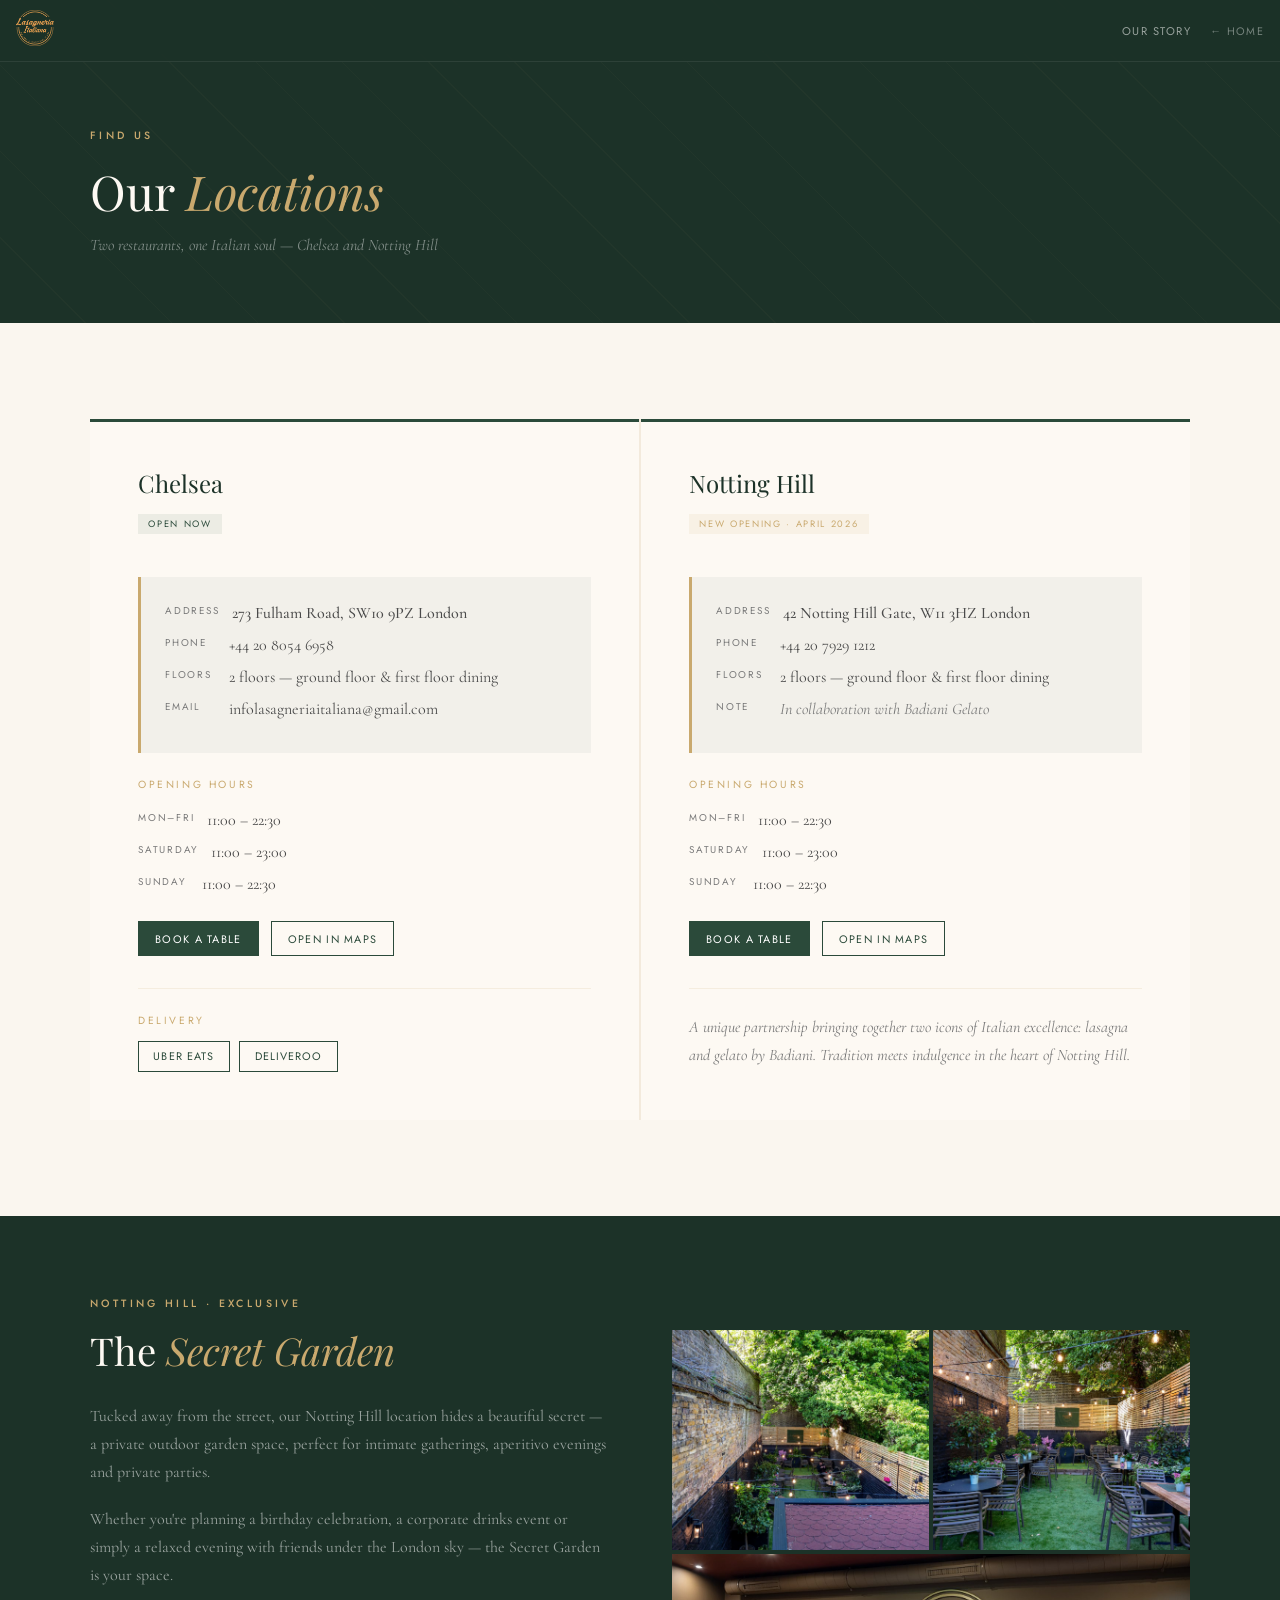
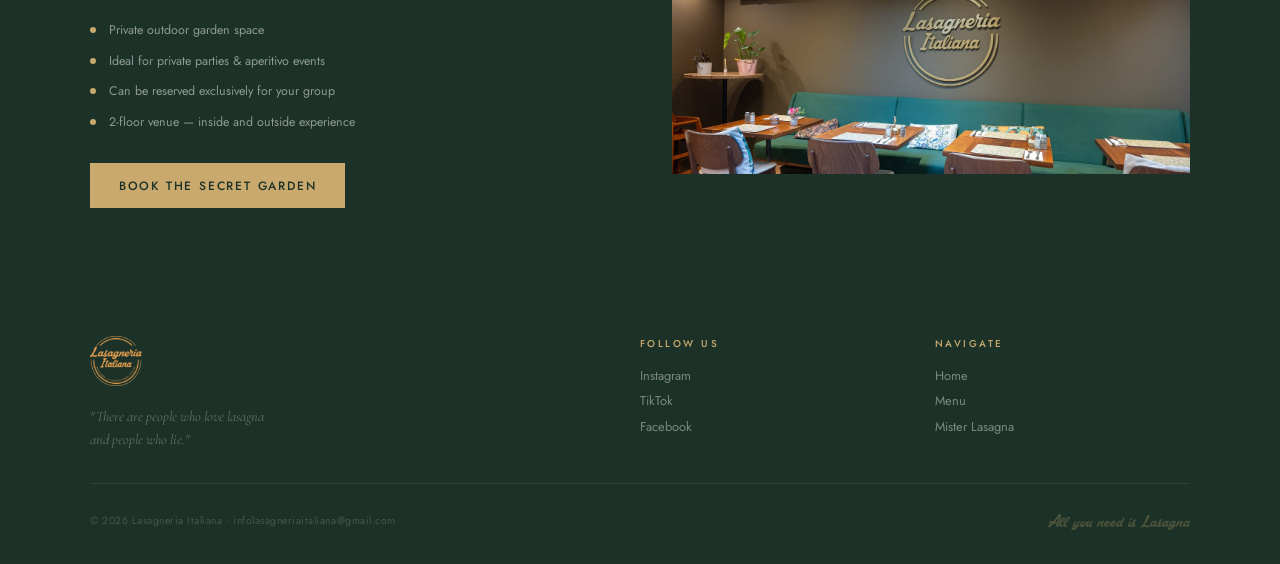
<file: lasagneria/locations.html>
<!DOCTYPE html>
<html lang="en">
<head>
<meta charset="UTF-8">
<meta name="viewport" content="width=device-width, initial-scale=1.0">
<title>Locations – Lasagneria Italiana</title>
<link rel="preconnect" href="https://fonts.googleapis.com">
<link href="https://fonts.googleapis.com/css2?family=Playfair+Display:ital,wght@0,400;0,700;1,400&family=Cormorant+Garamond:ital,wght@0,300;0,400;1,300;1,400&family=Jost:wght@300;400;500&display=swap" rel="stylesheet">
<style>
@font-face {
  font-family: 'Mastoc';
  src: url('../assets/mastoc.ttf') format('truetype');
  font-weight: normal; font-style: normal;
}

:root {
  --forest: #2B4A3A;
  --forest-dark: #1C3228;
  --forest-light: #3D6B55;
  --gold: #C9A96E;
  --gold-light: #E8C98A;
  --cream: #FAF6EF;
  --warm-white: #FDF9F3;
  --ml-red: #8B1A1A;
  --ml-red-dark: #5C0E0E;
  --text-dark: #1A1A1A;
  --text-mid: #4A4A4A;
  --text-light: #7A7A7A;
}
* { margin:0; padding:0; box-sizing:border-box; }
html { scroll-behavior:smooth; }
body { font-family:'Jost',sans-serif; background:var(--cream); color:var(--text-dark); overflow-x:hidden; }

/* NAV */
nav { position:fixed; top:0; left:0; right:0; z-index:100; display:flex; align-items:center; justify-content:space-between; padding:0.85rem 3rem; backdrop-filter:blur(8px); border-bottom:1px solid rgba(255,255,255,0.08); }
nav.li-nav { background:rgba(28,50,40,0.97); }
nav.ml-nav { background:rgba(80,10,10,0.97); }
.nav-logo img { height:48px; width:auto; }
.nav-links { display:flex; gap:2rem; list-style:none; align-items:center; }
.nav-links a { color:rgba(255,255,255,0.72); text-decoration:none; font-size:0.73rem; letter-spacing:0.15em; text-transform:uppercase; font-weight:400; transition:color 0.2s; }
.nav-links a:hover { color:var(--gold); }
.nav-links a.ml { color:rgba(255,255,255,0.72); }
.nav-links a.ml:hover { color:#ffb3b3; }
.nav-cta { padding:0.5rem 1.2rem; font-size:0.7rem; letter-spacing:0.15em; text-transform:uppercase; font-weight:500; cursor:pointer; border:none; font-family:'Jost',sans-serif; text-decoration:none; transition:background 0.2s; }
.nav-cta.li { background:var(--gold); color:var(--forest-dark); }
.nav-cta.li:hover { background:var(--gold-light); }
.nav-cta.ml { background:#cc3333; color:white; }
.nav-cta.ml:hover { background:#dd4444; }
.nav-switch { font-size:0.62rem; letter-spacing:0.12em; text-transform:uppercase; color:rgba(255,255,255,0.3); text-decoration:none; border-bottom:1px solid rgba(255,255,255,0.15); padding-bottom:0.1rem; transition:color 0.2s; }
.nav-switch:hover { color:rgba(255,255,255,0.7); }

/* HERO */
.hero { min-height:100vh; display:flex; align-items:center; position:relative; overflow:hidden; padding:6rem 4rem 3rem; }
.hero-bg { position:absolute; inset:0; background-size:cover; background-position:center; filter:brightness(0.32) saturate(0.8); }
.hero-overlay { position:absolute; inset:0; background:linear-gradient(to right, rgba(0,0,0,0.75) 0%, rgba(0,0,0,0.2) 65%, rgba(0,0,0,0) 100%); }
.hero-content { position:relative; z-index:2; max-width:620px; }
.hero-eyebrow { font-size:0.68rem; letter-spacing:0.35em; text-transform:uppercase; color:var(--gold); margin-bottom:1.2rem; display:flex; align-items:center; gap:0.8rem; }
.hero-eyebrow::before { content:''; display:inline-block; width:28px; height:1px; background:var(--gold); }
.hero h1 { font-family:'Playfair Display',serif; font-size:clamp(2.8rem,5.5vw,5rem); line-height:1.08; color:#FDF9F3; font-weight:400; margin-bottom:0.9rem; }
.hero h1 em { font-style:italic; }
.hero-sub { font-family:'Cormorant Garamond',serif; font-size:1.15rem; color:rgba(255,255,255,0.5); font-weight:300; margin-bottom:2rem; line-height:1.7; font-style:italic; max-width:460px; }
.hero-actions { display:flex; gap:1rem; flex-wrap:wrap; }
.btn { display:inline-block; text-decoration:none; font-family:'Jost',sans-serif; font-size:0.75rem; letter-spacing:0.15em; text-transform:uppercase; padding:0.8rem 1.8rem; cursor:pointer; border:none; transition:all 0.2s; font-weight:400; }
.btn-gold { background:var(--gold); color:var(--forest-dark); font-weight:500; }
.btn-gold:hover { background:var(--gold-light); }
.btn-red { background:#cc3333; color:white; font-weight:500; }
.btn-red:hover { background:#dd4444; }
.btn-ghost { background:transparent; color:rgba(255,255,255,0.8); border:1px solid rgba(255,255,255,0.22); }
.btn-ghost:hover { border-color:var(--gold); color:var(--gold); }

/* STRIP */
.strip { padding:0.85rem 3rem; display:flex; align-items:center; justify-content:center; gap:2.5rem; overflow:hidden; flex-wrap:wrap; }
.strip.gold { background:var(--gold); }
.strip.red { background:#cc3333; }
.strip-item { font-size:0.65rem; letter-spacing:0.25em; text-transform:uppercase; font-weight:500; white-space:nowrap; }
.strip.gold .strip-item { color:var(--forest-dark); }
.strip.red .strip-item { color:rgba(255,255,255,0.9); }
.strip-dot { width:3px; height:3px; border-radius:50%; flex-shrink:0; opacity:0.4; }
.strip.gold .strip-dot { background:var(--forest-dark); }
.strip.red .strip-dot { background:rgba(255,255,255,0.8); }

/* SECTIONS */
.section { padding:6rem 3rem; }
.section-inner { max-width:1100px; margin:0 auto; }
.section-dark { background:var(--forest-dark); }
.section-red-dark { background:var(--ml-red-dark); }
.section-cream { background:var(--cream); }
.section-warm { background:var(--warm-white); }
.section-label { font-size:0.66rem; letter-spacing:0.32em; text-transform:uppercase; color:var(--gold); margin-bottom:1rem; font-weight:500; }
.section-label.red { color:#ff9999; }
h2.section-title { font-family:'Playfair Display',serif; font-size:clamp(1.8rem,3vw,2.8rem); line-height:1.2; font-weight:400; margin-bottom:1.8rem; }
h2.section-title.light { color:var(--warm-white); }
h2.section-title.dark { color:var(--forest-dark); }
h2.section-title em { font-style:italic; color:var(--gold); }
h2.section-title em.red { color:#ff9999; }

/* TWO-COL */
.two-col { display:grid; grid-template-columns:1fr 1fr; gap:5rem; align-items:center; }
.prose p { font-family:'Cormorant Garamond',serif; font-size:1.1rem; line-height:1.8; color:var(--text-mid); margin-bottom:1rem; font-weight:300; }
.prose p.light { color:rgba(255,255,255,0.55); }
.stats { display:grid; grid-template-columns:1fr 1fr; gap:1.5rem; margin-top:2rem; padding-top:2rem; border-top:1px solid rgba(201,169,110,0.2); }
.stat-num { font-family:'Playfair Display',serif; font-size:2.2rem; color:var(--forest); font-weight:400; display:block; }
.stat-num.gold { color:var(--gold); }
.stat-label { font-size:0.65rem; letter-spacing:0.2em; text-transform:uppercase; color:var(--text-light); margin-top:0.2rem; }
.stat-label.muted { color:rgba(255,255,255,0.35); }

/* PHOTO FRAME */
.photo-frame { position:relative; padding:1.2rem 0 0 1.2rem; }
.photo-frame::before { content:''; position:absolute; top:0; left:0; width:70%; height:80%; border:1px solid var(--gold); }
.photo-frame img { width:100%; height:440px; object-fit:cover; position:relative; z-index:1; display:block; }
.photo-frame.red-border::before { border-color:#cc3333; }

/* MENU GRID */
.menu-grid { display:grid; grid-template-columns:repeat(3,1fr); gap:1.5px; background:rgba(255,255,255,0.06); }
.menu-card { background:rgba(255,255,255,0.04); padding:1.8rem 1.5rem; transition:background 0.3s; }
.menu-card:hover { background:rgba(255,255,255,0.09); }
.menu-tag { font-size:0.6rem; letter-spacing:0.3em; text-transform:uppercase; color:var(--gold); margin-bottom:0.6rem; }
.menu-tag.red { color:#ff9999; }
.menu-card h3 { font-family:'Playfair Display',serif; font-size:1.2rem; color:var(--warm-white); font-weight:400; margin-bottom:0.4rem; }
.menu-card p { font-family:'Cormorant Garamond',serif; font-size:0.88rem; color:rgba(255,255,255,0.38); line-height:1.5; margin-bottom:0.9rem; }
.menu-price { font-size:0.82rem; color:var(--gold); }
.menu-price.red { color:#ffb3b3; }

/* LOCATION CARDS */
.loc-grid { display:grid; grid-template-columns:1fr 1fr; gap:2px; background:rgba(201,169,110,0.15); }
.loc-card { background:var(--warm-white); padding:2.5rem 2rem; position:relative; }
.loc-card::before { content:''; position:absolute; top:0; left:0; right:0; height:3px; }
.loc-card.li::before { background:var(--forest); }
.loc-card.ml::before { background:#cc3333; }
.loc-name { font-family:'Playfair Display',serif; font-size:1.5rem; color:var(--forest-dark); font-weight:400; margin-bottom:0.3rem; }
.loc-badge { display:inline-block; font-size:0.58rem; letter-spacing:0.18em; text-transform:uppercase; padding:0.22rem 0.65rem; margin-bottom:1.2rem; }
.loc-badge.open { background:rgba(43,74,58,0.08); color:var(--forest); }
.loc-badge.new { background:rgba(201,169,110,0.1); color:var(--gold); }
.loc-badge.soon { background:rgba(255,200,50,0.1); color:#b07d00; }
.loc-row { display:flex; gap:0.75rem; margin-bottom:0.5rem; align-items:flex-start; }
.loc-key { font-size:0.62rem; letter-spacing:0.18em; text-transform:uppercase; color:var(--text-light); min-width:52px; padding-top:2px; }
.loc-val { font-family:'Cormorant Garamond',serif; font-size:1rem; color:var(--text-mid); line-height:1.5; }
.loc-actions { display:flex; gap:0.75rem; margin-top:1.6rem; flex-wrap:wrap; }
.btn-sm { display:inline-block; text-decoration:none; font-family:'Jost',sans-serif; font-size:0.68rem; letter-spacing:0.12em; text-transform:uppercase; padding:0.52rem 1rem; border:1px solid; transition:all 0.2s; font-weight:400; cursor:pointer; }
.btn-sm.forest { background:var(--forest); color:white; border-color:var(--forest); }
.btn-sm.forest:hover { background:var(--forest-light); border-color:var(--forest-light); }
.btn-sm.outline-forest { background:transparent; color:var(--forest); border-color:var(--forest); }
.btn-sm.outline-forest:hover { background:rgba(43,74,58,0.05); }
.btn-sm.red-solid { background:#cc3333; color:white; border-color:#cc3333; }
.btn-sm.red-solid:hover { background:#dd4444; border-color:#dd4444; }
.btn-sm.outline-red { background:transparent; color:#cc3333; border-color:#cc3333; }
.btn-sm.outline-red:hover { background:rgba(204,51,51,0.05); }

/* DELIVERY STRIP */
.delivery-bar { padding:2rem 3rem; display:flex; align-items:center; justify-content:center; }
.delivery-bar.li { background:var(--forest); }
.delivery-bar.ml { background:#cc3333; }
.delivery-inner { max-width:1100px; width:100%; display:flex; align-items:center; justify-content:space-between; gap:2rem; flex-wrap:wrap; }
.delivery-bar h3 { font-family:'Playfair Display',serif; font-size:1.3rem; font-weight:400; color:white; margin-bottom:0.2rem; }
.delivery-bar p { font-size:0.75rem; color:rgba(255,255,255,0.5); }
.delivery-platforms { display:flex; gap:0.75rem; flex-wrap:wrap; }
.delivery-btn { background:rgba(255,255,255,0.1); border:1px solid rgba(255,255,255,0.18); color:white; padding:0.52rem 1rem; font-size:0.7rem; letter-spacing:0.1em; text-transform:uppercase; text-decoration:none; font-family:'Jost',sans-serif; transition:background 0.2s; }
.delivery-btn:hover { background:rgba(255,255,255,0.18); }

/* FOOTER */
footer { padding:3rem 3rem 2rem; }
footer.li { background:var(--forest-dark); }
footer.ml { background:var(--ml-red-dark); }
.footer-inner { max-width:1100px; margin:0 auto; }
.footer-top { display:grid; grid-template-columns:2fr 1fr 1fr; gap:2.5rem; padding-bottom:2rem; border-bottom:1px solid rgba(255,255,255,0.08); }
.footer-logo img { height:50px; width:auto; margin-bottom:0.8rem; }
.footer-tagline { font-family:'Cormorant Garamond',serif; font-size:0.9rem; color:rgba(255,255,255,0.3); font-style:italic; line-height:1.6; }
.footer-col h4 { font-size:0.62rem; letter-spacing:0.25em; text-transform:uppercase; color:var(--gold); margin-bottom:0.9rem; font-weight:500; }
.footer-col h4.red { color:#ff9999; }
.footer-col a, .footer-col p { display:block; font-size:0.8rem; color:rgba(255,255,255,0.42); margin-bottom:0.42rem; text-decoration:none; transition:color 0.2s; }
.footer-col a:hover { color:rgba(255,255,255,0.8); }
.footer-bottom { display:flex; align-items:center; justify-content:space-between; padding-top:1.6rem; flex-wrap:wrap; gap:1rem; }
.footer-copy { font-size:0.65rem; color:rgba(255,255,255,0.18); letter-spacing:0.05em; }
.footer-slogan { font-family:'Mastoc',cursive; font-size:1.1rem; color:rgba(201,169,110,0.28); }
.footer-slogan.ml { color:rgba(255,100,100,0.28); }
.social-links { display:flex; gap:1.2rem; }
.social-link { display:flex; align-items:center; gap:0.4rem; color:rgba(255,255,255,0.35); text-decoration:none; font-size:0.7rem; transition:color 0.2s; }
.social-link:hover { color:var(--gold); }
.social-link svg { width:13px; height:13px; fill:currentColor; }

/* Logo visibility fixes for dark backgrounds */
.card-ml .brand-logo,
.ml-nav .nav-logo img,
.footer-logo img { filter: brightness(1.1); }
.card-li .brand-logo { filter: brightness(1.05); }

/* ═══════════════════════════════════════════
   MOBILE RESPONSIVE — max-width 768px
═══════════════════════════════════════════ */
@media (max-width: 768px) {

  /* NAV */
  nav { padding: 0.7rem 1.2rem; flex-wrap: wrap; gap: 0.5rem; }
  .nav-logo img { height: 38px; }
  .nav-links { display: none; } /* replaced by hamburger menu */
  .nav-cta { padding: 0.45rem 0.9rem; font-size: 0.65rem; }
  .nav-switch { font-size: 0.55rem; }

  /* HERO */
  .hero { padding: 5rem 1.4rem 2.5rem; min-height: 90vh; }
  .hero h1 { font-size: clamp(2.2rem, 9vw, 3.2rem); }
  .hero-sub { font-size: 1rem; }
  .hero-eyebrow { font-size: 0.6rem; }
  .hero-actions { flex-direction: column; gap: 0.7rem; }
  .hero-actions .btn { text-align: center; }

  /* STRIP */
  .strip { padding: 0.8rem 1rem; gap: 1rem; justify-content: flex-start; overflow-x: auto; flex-wrap: nowrap; }
  .strip-item { font-size: 0.6rem; }
  .strip-dot { display: none; }

  /* SECTIONS */
  .section { padding: 3.5rem 1.4rem; }
  .section-inner { max-width: 100%; }

  /* TWO COLUMN → SINGLE */
  .two-col { grid-template-columns: 1fr; gap: 2.5rem; }
  .two-col > *:first-child { order: 2; }
  .two-col > *:last-child { order: 1; }

  /* PHOTO FRAME */
  .photo-frame { padding: 0.8rem 0 0 0.8rem; }
  .photo-frame img { height: 260px; }
  .photo-frame::before { width: 65%; height: 75%; }

  /* STATS */
  .stats { grid-template-columns: 1fr 1fr; gap: 1rem; }
  .stat-num { font-size: 1.8rem; }

  /* MENU GRID → single column */
  .menu-grid { grid-template-columns: 1fr; }
  .menu-card { padding: 1.3rem 1.2rem; }
  .menu-card h3 { font-size: 1.1rem; }

  /* LOCATIONS */
  .loc-grid { grid-template-columns: 1fr; }
  .loc-card { padding: 1.8rem 1.4rem; }
  .loc-name { font-size: 1.3rem; }
  .loc-actions { flex-wrap: wrap; }
  .btn-sm { font-size: 0.65rem; padding: 0.5rem 0.9rem; }

  /* DELIVERY BAR */
  .delivery-bar { padding: 1.5rem 1.4rem; }
  .delivery-inner { flex-direction: column; gap: 1rem; }
  .delivery-bar h3 { font-size: 1.1rem; }
  .delivery-platforms { flex-wrap: wrap; gap: 0.5rem; }
  .delivery-btn { font-size: 0.65rem; padding: 0.45rem 0.9rem; }

  /* FOOTER */
  footer { padding: 2.5rem 1.4rem 1.5rem; }
  .footer-top { grid-template-columns: 1fr; gap: 1.8rem; }
  .footer-logo img { height: 42px; }
  .footer-bottom { flex-direction: column; gap: 0.5rem; text-align: center; }

  /* SECTION TITLES */
  h2.section-title { font-size: clamp(1.5rem, 5.5vw, 2rem); }
  .section-label { font-size: 0.6rem; }

  /* BUTTONS */
  .btn { padding: 0.7rem 1.4rem; font-size: 0.72rem; }
}

/* ═══════════════════════════════════════════
   SPLASH PAGE MOBILE
═══════════════════════════════════════════ */
@media (max-width: 768px) {

  /* Top logos */
  .top-logos { gap: 1.2rem; margin-bottom: 1.5rem; }
  .top-logo-li { height: 40px; }
  .top-logo-ml { height: 34px; }
  .top-divider { height: 34px; }

  /* Slogan */
  .slogan { font-size: clamp(2rem, 10vw, 3.5rem); margin-bottom: 0.4rem; }
  .slogan-sub { font-size: 0.5rem; letter-spacing: 0.3em; margin-bottom: 1.8rem; }
  .divider { width: 60px; margin-bottom: 1.8rem; }

  /* Brand cards — stack vertically on mobile */
  .brands { flex-direction: column; gap: 2px; max-width: 100%; }
  .brand-card { height: 200px; flex: none !important; width: 100%; }
  .brand-card:hover { flex: none !important; }
  .brand-logo { height: 60px; }
  .brand-label { font-size: 0.5rem; }
  .brand-tagline { font-size: 0.78rem; max-width: 280px; }
  .brand-loc { font-size: 0.5rem; }
  .brand-cta { opacity: 1 !important; font-size: 0.56rem; } /* always visible on mobile */

  .splash-footer { margin-top: 1.5rem; font-size: 0.46rem; }
}

/* ═══════════════════════════════════════════
   MENU PAGE MOBILE
═══════════════════════════════════════════ */
@media (max-width: 768px) {
  .menu-page-hero { padding: 5.5rem 1.4rem 2.5rem; }
  .menu-category { padding: 2.5rem 1.4rem; }
  .dish-grid { grid-template-columns: 1fr; }
  .dish-col { padding: 0 !important; border-left: none !important; }
  .dish-col + .dish-col { border-top: 1px solid rgba(0,0,0,0.06); padding-top: 0.5rem !important; margin-top: 0.5rem; }
  .cat-header { flex-direction: column; align-items: flex-start; gap: 0.4rem; }
  .cat-header h2 { font-size: 1.5rem; }
}

/* ═══════════════════════════════════════════
   HAMBURGER MENU (mobile nav)
═══════════════════════════════════════════ */

.mobile-menu {
  display: none;
  position: fixed;
  top: 0; left: 0; right: 0; bottom: 0;
  z-index: 200;
  flex-direction: column;
  align-items: center;
  justify-content: center;
  gap: 1.5rem;
}
.mobile-menu.open { display: flex; }
.mobile-menu a {
  font-size: 1.5rem;
  font-family: 'Playfair Display', serif;
  color: rgba(255,255,255,0.85);
  text-decoration: none;
  letter-spacing: 0.05em;
  transition: color 0.2s;
}
.mobile-menu a:hover { color: var(--gold); }

@media (max-width: 768px) {
  .hamburger { display: flex; }
}


@media (max-width:768px) {
  nav { padding:0.6rem 1rem!important; }
  .nav-links { display:none!important; }
  div[style*="padding:8rem"] { padding:5.5rem 1.4rem 2.5rem!important; }
  .loc-grid { grid-template-columns:1fr!important; }
  .loc-card { padding:1.5rem 1.2rem!important; }
  div[style*="grid-template-columns:1fr 1fr;gap:4rem"] { grid-template-columns:1fr!important; gap:2rem!important; }
  div[style*="grid-template-columns:1fr 1fr;gap:3px"] { grid-template-columns:1fr 1fr!important; }
  div[style*="grid-template-columns:1fr 1fr;gap:3px"] img { height:130px!important; }
  .section { padding:3rem 1.4rem!important; }
  footer .footer-top { grid-template-columns:1fr!important; }
}

/* ── LOGOS: prevent clipping ── */
  .top-logo-li { height: 32px !important; width: auto !important; }
  .top-logo-ml { height: 28px !important; width: auto !important; }
  .top-divider  { height: 28px !important; }
  .top-logos    { gap: 1rem !important; margin-bottom: 1.2rem !important; }

  /* ── TYPOGRAPHY: more readable on mobile ── */
  .prose p, .timeline-text, .dish-d, .loc-info-val,
  p[style*="font-family:'Cormorant"], p[style*="Cormorant Garamond"] {
    font-weight: 400 !important;
    font-size: 1rem !important;
    line-height: 1.75 !important;
  }
  .dish-n, .timeline-title { font-size: 0.98rem !important; }
  .cat-header h2, .cat-title h2 { font-size: 1.4rem !important; }

  /* ── NAV: compact, no wrap ── */
  nav {
    padding: 0.6rem 1rem !important;
    position: fixed !important;
    flex-wrap: nowrap !important;
    gap: 0.5rem !important;
  }
  .nav-logo img  { height: 36px !important; width: auto !important; }
  .nav-links     { display: none !important; }
  .nav-switch    { display: none !important; }
  .nav-cta       { display: none !important; }
  nav > div:last-child:not(.hamburger) > *:not(.hamburger) { display: none !important; }
  nav > div:nth-child(2) { display: none !important; }
}


/* ── HAMBURGER & MOBILE MENU ─────────────────── */
.hamburger svg { display: block !important; }
.hamburger {
  display: none;
  flex-direction: column;
  cursor: pointer;
  padding: 8px;
  appearance: none;
  -webkit-appearance: none;
  background: transparent;
  border: none;
  border-radius: 0;
  box-shadow: none;
  flex-shrink: 0;
}
.hamburger span {
  display: block;
  width: 24px;
  height: 2px;
  background: rgba(255,255,255,0.9);
}
.hamburger span + span {
  margin-top: 6px;
}
.mobile-menu {
  display: none;
  position: fixed;
  top: 0; left: 0; right: 0; bottom: 0;
  width: 100vw; height: 100vh;
  z-index: 9999;
  flex-direction: column;
  align-items: center;
  justify-content: center;
  gap: 1.8rem;
  overflow: hidden;
}
.mobile-menu.open {
  display: flex !important;
}
.mobile-menu a {
  font-family: 'Playfair Display', serif;
  font-size: 1.4rem;
  color: rgba(255,255,255,0.85);
  text-decoration: none;
}
.mobile-menu-close {
  position: absolute;
  top: 1.2rem; right: 1.2rem;
  background: none; border: none;
  color: rgba(255,255,255,0.7);
  font-size: 2.2rem;
  cursor: pointer;
  width: 44px; height: 44px;
  display: flex; align-items: center; justify-content: center;
  line-height: 1;
}
.li-bg { background: rgba(20,42,28,0.97); }
.ml-bg { background: rgba(65,8,8,0.97); }
.dark-bg { background: rgba(8,8,8,0.98); }
@media (max-width: 768px) {
  .hamburger { display: flex !important; }
  .nav-links { display: none !important; }
  .nav-switch { display: none !important; }
  .nav-cta { display: none !important; }
  nav > div:last-child:not(.hamburger) > a { display: none !important; }
  nav > div:nth-child(2) { display: none !important; }
}
</style>
</head>
<body>

<nav class="li-nav">
  <a href="../lasagneria/index.html" class="nav-logo"><img src="../assets/li_logo.png" alt="Lasagneria Italiana" style="filter:brightness(1.2);"></a>
  <ul class="nav-links">
    <li><a href="../lasagneria/index.html">Home</a></li>
    <li><a href="../lasagneria/menu.html">Menu</a></li>
    <li><a href="../lasagneria/locations.html" style="color:var(--gold)">Locations</a></li>  </ul>
  <div style="display:flex;align-items:center;gap:1.2rem;">
    <a href="../our-story.html" style="color:rgba(255,255,255,0.55);text-decoration:none;font-size:0.7rem;letter-spacing:0.13em;text-transform:uppercase;font-family:'Jost',sans-serif;">Our Story</a>    <a href="../index.html" style="color:rgba(255,255,255,0.4);text-decoration:none;font-size:0.68rem;letter-spacing:0.12em;text-transform:uppercase;font-family:'Jost',sans-serif;transition:color 0.2s;" onmouseover="this.style.color='rgba(255,255,255,0.75)'" onmouseout="this.style.color='rgba(255,255,255,0.4)'">&#8592; Home</a>
    <a href="../mister/index.html" class="nav-switch">Mister Lasagna ↗</a>
    <a href="https://web.dojo.app/create_booking/group/5qt6rTqoJl2aVLNqFq9ZtVxUH9iiGwRTs4SR9NgTXMI_group?vendor_id=95zcTmtTGWmeg1_th3RhpzNb1VstRmCIQvr1lnD2iIE_restaurant&utm_source=reserve_with_google_action_link&rwg_token=AFd1xnHebDFX3NQCm2g_99uzbMx-2THvUdpBBUNR6UAmbR7S2tpDFajjrAVRCzweAm0oGTF3yXzomGfvO6-K9t1-WZWW3XTqO-YHi7PlhxF23g5Iyi4bVtc%3D" class="nav-cta li" target="_blank">Book a Table</a>
  </div>

  <div class="hamburger" role="button" tabindex="0" aria-label="Open menu">
    <svg width="24" height="16" viewBox="0 0 24 16" style="display:block;"><rect x="0" y="0" width="24" height="2" fill="rgba(255,255,255,0.9)"/><rect x="0" y="7" width="24" height="2" fill="rgba(255,255,255,0.9)"/><rect x="0" y="14" width="24" height="2" fill="rgba(255,255,255,0.9)"/></svg>
  </div>
</nav>
  <div class="mobile-menu li-bg" id="mobileMenu">
    <button class="mobile-menu-close">✕</button>
    <a href="../lasagneria/index.html">Home LI</a>
    <a href="../lasagneria/menu.html">Menu</a>
    <a href="../lasagneria/locations.html">Locations</a>
    <a href="../our-story.html">Our Story</a>
    <a href="../mister/index.html">Mister Lasagna ↗</a>
    <a href="../index.html">← Home</a>
  </div>

<div style="background:var(--forest-dark);padding:8rem 3rem 4rem;position:relative;overflow:hidden;">
  <div style="position:absolute;inset:0;background-image:repeating-linear-gradient(45deg,transparent,transparent 60px,rgba(201,169,110,0.03) 60px,rgba(201,169,110,0.03) 61px);"></div>
  <div style="position:relative;z-index:1;max-width:1100px;margin:0 auto;">
    <div class="section-label">Find Us</div>
    <h1 style="font-family:'Playfair Display',serif;font-size:3rem;font-weight:400;color:var(--warm-white);">Our <em style="color:var(--gold);font-style:italic;">Locations</em></h1>
    <p style="font-family:'Cormorant Garamond',serif;font-size:1.1rem;color:rgba(255,255,255,0.45);font-style:italic;margin-top:0.5rem;">Two restaurants, one Italian soul — Chelsea and Notting Hill</p>
  </div>
</div>

<section class="section section-cream">
  <div class="section-inner">
    <div class="loc-grid">

      <!-- CHELSEA -->
      <div class="loc-card li" style="padding:3rem;">
        <div style="display:flex;align-items:center;gap:0.8rem;margin-bottom:0.4rem;">
          <div class="loc-name">Chelsea</div>
        </div>
        <span class="loc-badge open">Open Now</span>
        <div style="margin:1.5rem 0;padding:1.5rem;background:rgba(43,74,58,0.05);border-left:3px solid var(--gold);">
          <div class="loc-row"><span class="loc-key">Address</span><span class="loc-val" style="font-weight:500;">273 Fulham Road, SW10 9PZ London</span></div>
          <div class="loc-row"><span class="loc-key">Phone</span><span class="loc-val">+44 20 8054 6958</span></div>
        <div class="loc-row"><span class="loc-key">Floors</span><span class="loc-val">2 floors — ground floor & first floor dining</span></div>
          <div class="loc-row"><span class="loc-key">Email</span><span class="loc-val">infolasagneriaitaliana@gmail.com</span></div>
        </div>
        <div style="margin-bottom:1.5rem;">
          <p style="font-size:0.65rem;letter-spacing:0.25em;text-transform:uppercase;color:var(--gold);margin-bottom:1rem;">Opening Hours</p>
          <div class="loc-row"><span class="loc-key">Mon–Fri</span><span class="loc-val">11:00 – 22:30</span></div>
          <div class="loc-row"><span class="loc-key">Saturday</span><span class="loc-val">11:00 – 23:00</span></div>
          <div class="loc-row"><span class="loc-key">Sunday</span><span class="loc-val">11:00 – 22:30</span></div>
        </div>
        <div class="loc-actions">
          <a href="https://web.dojo.app/create_booking/group/5qt6rTqoJl2aVLNqFq9ZtVxUH9iiGwRTs4SR9NgTXMI_group?vendor_id=95zcTmtTGWmeg1_th3RhpzNb1VstRmCIQvr1lnD2iIE_restaurant&utm_source=reserve_with_google_action_link&rwg_token=AFd1xnHebDFX3NQCm2g_99uzbMx-2THvUdpBBUNR6UAmbR7S2tpDFajjrAVRCzweAm0oGTF3yXzomGfvO6-K9t1-WZWW3XTqO-YHi7PlhxF23g5Iyi4bVtc%3D" class="btn-sm forest" target="_blank">Book a Table</a>
          <a href="https://maps.app.goo.gl/RzT5KBhYschVpMYt5" class="btn-sm outline-forest" target="_blank">Open in Maps</a>
        </div>
        <div style="margin-top:2rem;padding-top:1.5rem;border-top:1px solid rgba(201,169,110,0.15);">
          <p style="font-size:0.65rem;letter-spacing:0.25em;text-transform:uppercase;color:var(--gold);margin-bottom:0.8rem;">Delivery</p>
          <div style="display:flex;gap:0.6rem;flex-wrap:wrap;">
            <a href="https://www.ubereats.com/gb/store/lasagneria-italiana-notting-hill/XGLsbSmyRlK02rL0iPCSkg" style="font-size:0.68rem;letter-spacing:0.1em;text-transform:uppercase;color:var(--forest);border:1px solid var(--forest);padding:0.4rem 0.9rem;text-decoration:none;">Uber Eats</a>
            <a href="https://deliveroo.co.uk/menu/London/notting-hill/lasagneria-italiana-notting-hill" style="font-size:0.68rem;letter-spacing:0.1em;text-transform:uppercase;color:var(--forest);border:1px solid var(--forest);padding:0.4rem 0.9rem;text-decoration:none;">Deliveroo</a>
            
          </div>
        </div>
      </div>

      <!-- NOTTING HILL -->
      <div class="loc-card li" style="padding:3rem;">
        <div style="display:flex;align-items:center;gap:0.8rem;margin-bottom:0.4rem;">
          <div class="loc-name">Notting Hill</div>
        </div>
        <span class="loc-badge new">New Opening · April 2026</span>
        <div style="margin:1.5rem 0;padding:1.5rem;background:rgba(43,74,58,0.05);border-left:3px solid var(--gold);">
          <div class="loc-row"><span class="loc-key">Address</span><span class="loc-val" style="font-weight:500;">42 Notting Hill Gate, W11 3HZ London</span></div>
          <div class="loc-row"><span class="loc-key">Phone</span><span class="loc-val">+44 20 7929 1212</span></div>
          <div class="loc-row"><span class="loc-key">Floors</span><span class="loc-val">2 floors — ground floor & first floor dining</span></div>
        <div class="loc-row"><span class="loc-key">Note</span><span class="loc-val" style="font-style:italic;color:var(--text-light)">In collaboration with Badiani Gelato</span></div>
        </div>
        <div style="margin-bottom:1.5rem;">
          <p style="font-size:0.65rem;letter-spacing:0.25em;text-transform:uppercase;color:var(--gold);margin-bottom:1rem;">Opening Hours</p>
          <div class="loc-row"><span class="loc-key">Mon–Fri</span><span class="loc-val">11:00 – 22:30</span></div>
          <div class="loc-row"><span class="loc-key">Saturday</span><span class="loc-val">11:00 – 23:00</span></div>
          <div class="loc-row"><span class="loc-key">Sunday</span><span class="loc-val">11:00 – 22:30</span></div>
        </div>
        <div class="loc-actions">
          <a href="https://web.dojo.app/create_booking/group/5qt6rTqoJl2aVLNqFq9ZtVxUH9iiGwRTs4SR9NgTXMI_group?vendor_id=95zcTmtTGWmeg1_th3RhpzNb1VstRmCIQvr1lnD2iIE_restaurant&utm_source=reserve_with_google_action_link&rwg_token=AFd1xnHebDFX3NQCm2g_99uzbMx-2THvUdpBBUNR6UAmbR7S2tpDFajjrAVRCzweAm0oGTF3yXzomGfvO6-K9t1-WZWW3XTqO-YHi7PlhxF23g5Iyi4bVtc%3D" class="btn-sm forest" target="_blank">Book a Table</a>
          <a href="https://maps.app.goo.gl/ZJnmQMJ6fjetHuoo8" class="btn-sm outline-forest">Open in Maps</a>
        </div>
        <div style="margin-top:2rem;padding-top:1.5rem;border-top:1px solid rgba(201,169,110,0.15);">
          <p style="font-family:'Cormorant Garamond',serif;font-size:0.95rem;color:var(--text-light);font-style:italic;line-height:1.6;">A unique partnership bringing together two icons of Italian excellence: lasagna and gelato by Badiani. Tradition meets indulgence in the heart of Notting Hill.</p>
        </div>
      </div>

    </div>
  </div>
</section>

<!-- SECRET GARDEN -->
<section class="section" style="background:var(--forest-dark);padding:5rem 3rem;">
  <div class="section-inner">
    <div style="display:grid;grid-template-columns:1fr 1fr;gap:4rem;align-items:center;">
      <div>
        <div class="section-label">Notting Hill · Exclusive</div>
        <h2 class="section-title light">The <em>Secret Garden</em></h2>
        <p style="font-family:'Cormorant Garamond',serif;font-size:1.1rem;color:rgba(255,255,255,0.55);line-height:1.8;font-weight:300;margin-bottom:1.2rem;">Tucked away from the street, our Notting Hill location hides a beautiful secret — a private outdoor garden space, perfect for intimate gatherings, aperitivo evenings and private parties.</p>
        <p style="font-family:'Cormorant Garamond',serif;font-size:1.1rem;color:rgba(255,255,255,0.55);line-height:1.8;font-weight:300;margin-bottom:2rem;">Whether you're planning a birthday celebration, a corporate drinks event or simply a relaxed evening with friends under the London sky — the Secret Garden is your space.</p>
        <div style="display:flex;flex-direction:column;gap:0.8rem;margin-bottom:2rem;">
          <div style="display:flex;align-items:center;gap:0.8rem;">
            <span style="width:6px;height:6px;border-radius:50%;background:var(--gold);flex-shrink:0;"></span>
            <span style="font-size:0.78rem;color:rgba(255,255,255,0.5);font-family:'Jost',sans-serif;">Private outdoor garden space</span>
          </div>
          <div style="display:flex;align-items:center;gap:0.8rem;">
            <span style="width:6px;height:6px;border-radius:50%;background:var(--gold);flex-shrink:0;"></span>
            <span style="font-size:0.78rem;color:rgba(255,255,255,0.5);font-family:'Jost',sans-serif;">Ideal for private parties & aperitivo events</span>
          </div>
          <div style="display:flex;align-items:center;gap:0.8rem;">
            <span style="width:6px;height:6px;border-radius:50%;background:var(--gold);flex-shrink:0;"></span>
            <span style="font-size:0.78rem;color:rgba(255,255,255,0.5);font-family:'Jost',sans-serif;">Can be reserved exclusively for your group</span>
          </div>
          <div style="display:flex;align-items:center;gap:0.8rem;">
            <span style="width:6px;height:6px;border-radius:50%;background:var(--gold);flex-shrink:0;"></span>
            <span style="font-size:0.78rem;color:rgba(255,255,255,0.5);font-family:'Jost',sans-serif;">2-floor venue — inside and outside experience</span>
          </div>
        </div>
        <a href="https://web.dojo.app/create_booking/group/5qt6rTqoJl2aVLNqFq9ZtVxUH9iiGwRTs4SR9NgTXMI_group?vendor_id=95zcTmtTGWmeg1_th3RhpzNb1VstRmCIQvr1lnD2iIE_restaurant&utm_source=reserve_with_google_action_link&rwg_token=AFd1xnHebDFX3NQCm2g_99uzbMx-2THvUdpBBUNR6UAmbR7S2tpDFajjrAVRCzweAm0oGTF3yXzomGfvO6-K9t1-WZWW3XTqO-YHi7PlhxF23g5Iyi4bVtc%3D" class="btn btn-gold" target="_blank" style="text-decoration:none;display:inline-block;font-family:'Jost',sans-serif;font-size:0.75rem;letter-spacing:0.15em;text-transform:uppercase;padding:0.85rem 1.8rem;background:var(--gold);color:var(--forest-dark);font-weight:500;">Book the Secret Garden</a>
      </div>
      <div style="display:grid;grid-template-columns:1fr 1fr;gap:4px;">
        <img src="../assets/nh_14.jpg" alt="Secret Garden Notting Hill" style="width:100%;height:220px;object-fit:cover;">
        <img src="../assets/nh_01.jpg" alt="Notting Hill Interior" style="width:100%;height:220px;object-fit:cover;">
        <img src="../assets/nh_10.jpg" alt="Notting Hill" style="width:100%;height:220px;object-fit:cover;grid-column:1/-1;">
      </div>
    </div>
  </div>
</section>

<footer class="li">
  <div class="footer-inner">
    <div class="footer-top">
      <div>
        <div class="footer-logo"><img src="../assets/li_logo.png" alt="Lasagneria Italiana" style="filter:brightness(1.2);"></div>
        <p class="footer-tagline">"There are people who love lasagna<br>and people who lie."</p>
      </div>
      <div class="footer-col">
        <h4>Follow Us</h4>
        <a href="https://www.instagram.com/lasagneriaitalianalolondon/" target="_blank">Instagram</a>
        <a href="https://www.tiktok.com/@lasagneriaitaliana" target="_blank">TikTok</a>
        <a href="https://www.facebook.com/lasagneriaitalianalondon" target="_blank">Facebook</a>
      </div>
      <div class="footer-col">
        <h4>Navigate</h4>
        <a href="../lasagneria/index.html">Home</a>
        <a href="../lasagneria/menu.html">Menu</a>
        <a href="../mister/index.html">Mister Lasagna</a>
      </div>
    </div>
    <div class="footer-bottom">
      <span class="footer-copy">© 2026 Lasagneria Italiana · infolasagneriaitaliana@gmail.com</span>
      <span class="footer-slogan">All you need is Lasagna</span>
    </div>
  </div>
</footer>
<script>
document.addEventListener('DOMContentLoaded', function() {
  var btn = document.querySelector('.hamburger');
  var menu = document.getElementById('mobileMenu');
  var closeBtn = document.querySelector('.mobile-menu-close');
  if (!btn || !menu) return;
  btn.addEventListener('click', function(e) {
    e.stopPropagation();
    menu.classList.add('open');
  });
  if (closeBtn) {
    closeBtn.addEventListener('click', function() {
      menu.classList.remove('open');
    });
  }
  menu.addEventListener('click', function(e) {
    if (e.target === menu) menu.classList.remove('open');
  });
  menu.querySelectorAll('a').forEach(function(a) {
    a.addEventListener('click', function() {
      menu.classList.remove('open');
    });
  });
});
</script>
</body>
</html>
</file>
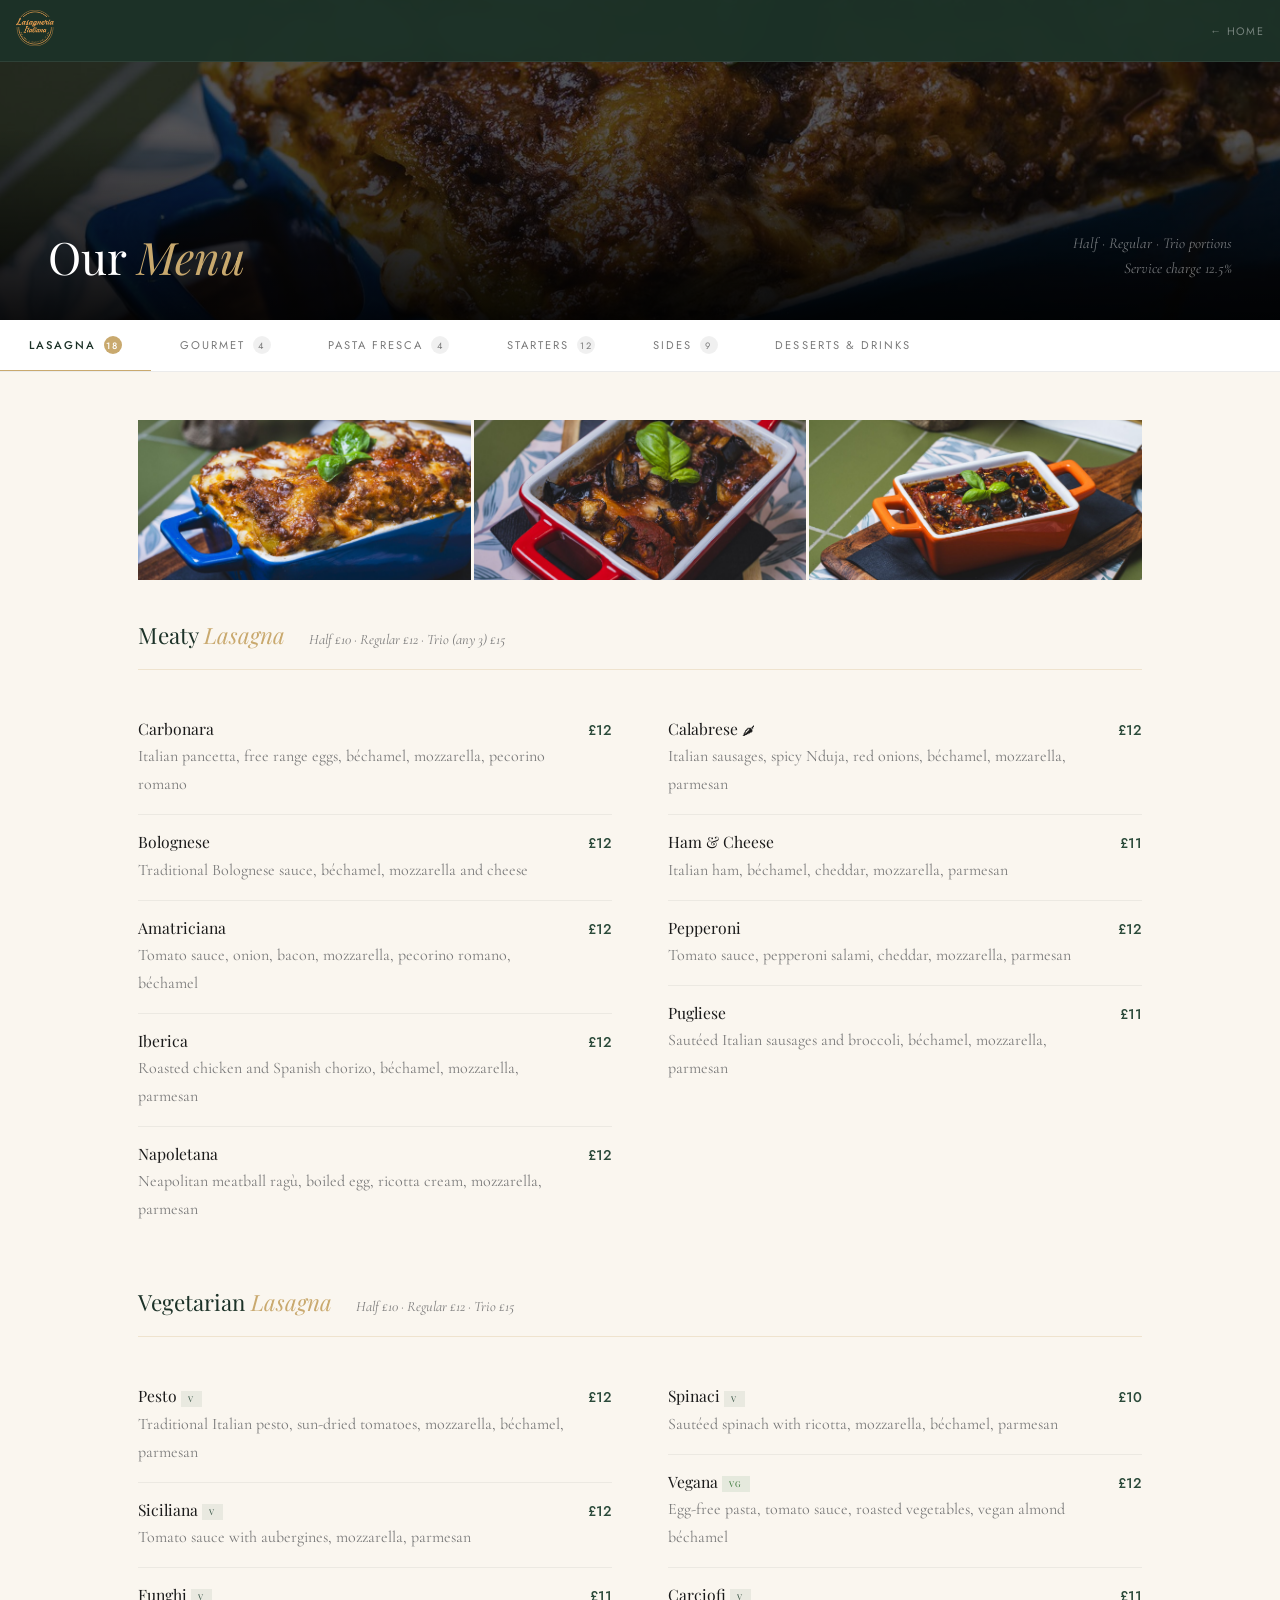
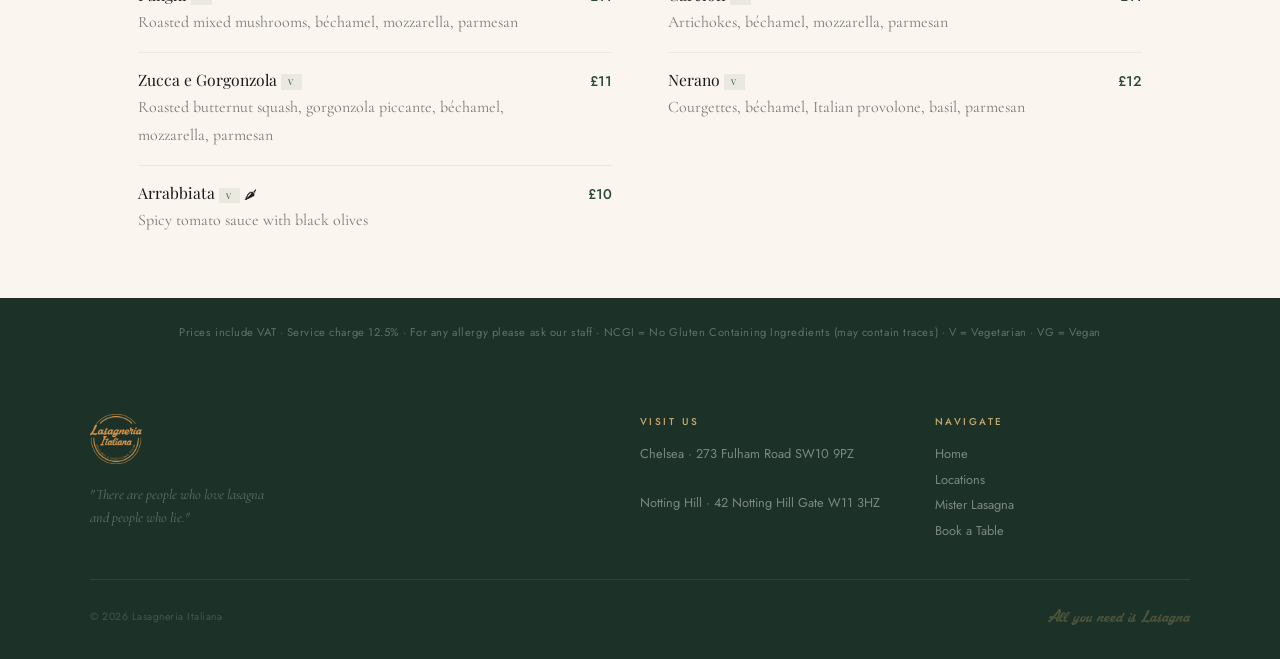
<file: lasagneria/menu.html>
<!DOCTYPE html>
<html lang="en">
<head>
<meta charset="UTF-8">
<meta name="viewport" content="width=device-width, initial-scale=1.0">
<title>Menu – Lasagneria Italiana</title>
<meta name="description" content="Lasagneria Italiana full menu — lasagna, fresh pasta, starters, desserts. Chelsea and Notting Hill, London.">
<link rel="preconnect" href="https://fonts.googleapis.com">
<link href="https://fonts.googleapis.com/css2?family=Playfair+Display:ital,wght@0,400;0,700;1,400&family=Cormorant+Garamond:ital,wght@0,300;0,400;1,300;1,400&family=Jost:wght@300;400;500&display=swap" rel="stylesheet">
<style>
@font-face {font-family:'Mastoc';src:url('../assets/mastoc.ttf') format('truetype');}
@font-face {
  font-family: 'Mastoc';
  src: url('../assets/mastoc.ttf') format('truetype');
  font-weight: normal; font-style: normal;
}

:root {
  --forest: #2B4A3A;
  --forest-dark: #1C3228;
  --forest-light: #3D6B55;
  --gold: #C9A96E;
  --gold-light: #E8C98A;
  --cream: #FAF6EF;
  --warm-white: #FDF9F3;
  --ml-red: #8B1A1A;
  --ml-red-dark: #5C0E0E;
  --text-dark: #1A1A1A;
  --text-mid: #4A4A4A;
  --text-light: #7A7A7A;
}
* { margin:0; padding:0; box-sizing:border-box; }
html { scroll-behavior:smooth; }
body { font-family:'Jost',sans-serif; background:var(--cream); color:var(--text-dark); overflow-x:hidden; }

/* NAV */
nav { position:fixed; top:0; left:0; right:0; z-index:100; display:flex; align-items:center; justify-content:space-between; padding:0.85rem 3rem; backdrop-filter:blur(8px); border-bottom:1px solid rgba(255,255,255,0.08); }
nav.li-nav { background:rgba(28,50,40,0.97); }
nav.ml-nav { background:rgba(80,10,10,0.97); }
.nav-logo img { height:48px; width:auto; }
.nav-links { display:flex; gap:2rem; list-style:none; align-items:center; }
.nav-links a { color:rgba(255,255,255,0.72); text-decoration:none; font-size:0.73rem; letter-spacing:0.15em; text-transform:uppercase; font-weight:400; transition:color 0.2s; }
.nav-links a:hover { color:var(--gold); }
.nav-links a.ml { color:rgba(255,255,255,0.72); }
.nav-links a.ml:hover { color:#ffb3b3; }
.nav-cta { padding:0.5rem 1.2rem; font-size:0.7rem; letter-spacing:0.15em; text-transform:uppercase; font-weight:500; cursor:pointer; border:none; font-family:'Jost',sans-serif; text-decoration:none; transition:background 0.2s; }
.nav-cta.li { background:var(--gold); color:var(--forest-dark); }
.nav-cta.li:hover { background:var(--gold-light); }
.nav-cta.ml { background:#cc3333; color:white; }
.nav-cta.ml:hover { background:#dd4444; }
.nav-switch { font-size:0.62rem; letter-spacing:0.12em; text-transform:uppercase; color:rgba(255,255,255,0.3); text-decoration:none; border-bottom:1px solid rgba(255,255,255,0.15); padding-bottom:0.1rem; transition:color 0.2s; }
.nav-switch:hover { color:rgba(255,255,255,0.7); }

/* HERO */
.hero { min-height:100vh; display:flex; align-items:center; position:relative; overflow:hidden; padding:6rem 4rem 3rem; }
.hero-bg { position:absolute; inset:0; background-size:cover; background-position:center; filter:brightness(0.32) saturate(0.8); }
.hero-overlay { position:absolute; inset:0; background:linear-gradient(to right, rgba(0,0,0,0.75) 0%, rgba(0,0,0,0.2) 65%, rgba(0,0,0,0) 100%); }
.hero-content { position:relative; z-index:2; max-width:620px; }
.hero-eyebrow { font-size:0.68rem; letter-spacing:0.35em; text-transform:uppercase; color:var(--gold); margin-bottom:1.2rem; display:flex; align-items:center; gap:0.8rem; }
.hero-eyebrow::before { content:''; display:inline-block; width:28px; height:1px; background:var(--gold); }
.hero h1 { font-family:'Playfair Display',serif; font-size:clamp(2.8rem,5.5vw,5rem); line-height:1.08; color:#FDF9F3; font-weight:400; margin-bottom:0.9rem; }
.hero h1 em { font-style:italic; }
.hero-sub { font-family:'Cormorant Garamond',serif; font-size:1.15rem; color:rgba(255,255,255,0.5); font-weight:300; margin-bottom:2rem; line-height:1.7; font-style:italic; max-width:460px; }
.hero-actions { display:flex; gap:1rem; flex-wrap:wrap; }
.btn { display:inline-block; text-decoration:none; font-family:'Jost',sans-serif; font-size:0.75rem; letter-spacing:0.15em; text-transform:uppercase; padding:0.8rem 1.8rem; cursor:pointer; border:none; transition:all 0.2s; font-weight:400; }
.btn-gold { background:var(--gold); color:var(--forest-dark); font-weight:500; }
.btn-gold:hover { background:var(--gold-light); }
.btn-red { background:#cc3333; color:white; font-weight:500; }
.btn-red:hover { background:#dd4444; }
.btn-ghost { background:transparent; color:rgba(255,255,255,0.8); border:1px solid rgba(255,255,255,0.22); }
.btn-ghost:hover { border-color:var(--gold); color:var(--gold); }

/* STRIP */
.strip { padding:0.85rem 3rem; display:flex; align-items:center; justify-content:center; gap:2.5rem; overflow:hidden; flex-wrap:wrap; }
.strip.gold { background:var(--gold); }
.strip.red { background:#cc3333; }
.strip-item { font-size:0.65rem; letter-spacing:0.25em; text-transform:uppercase; font-weight:500; white-space:nowrap; }
.strip.gold .strip-item { color:var(--forest-dark); }
.strip.red .strip-item { color:rgba(255,255,255,0.9); }
.strip-dot { width:3px; height:3px; border-radius:50%; flex-shrink:0; opacity:0.4; }
.strip.gold .strip-dot { background:var(--forest-dark); }
.strip.red .strip-dot { background:rgba(255,255,255,0.8); }

/* SECTIONS */
.section { padding:6rem 3rem; }
.section-inner { max-width:1100px; margin:0 auto; }
.section-dark { background:var(--forest-dark); }
.section-red-dark { background:var(--ml-red-dark); }
.section-cream { background:var(--cream); }
.section-warm { background:var(--warm-white); }
.section-label { font-size:0.66rem; letter-spacing:0.32em; text-transform:uppercase; color:var(--gold); margin-bottom:1rem; font-weight:500; }
.section-label.red { color:#ff9999; }
h2.section-title { font-family:'Playfair Display',serif; font-size:clamp(1.8rem,3vw,2.8rem); line-height:1.2; font-weight:400; margin-bottom:1.8rem; }
h2.section-title.light { color:var(--warm-white); }
h2.section-title.dark { color:var(--forest-dark); }
h2.section-title em { font-style:italic; color:var(--gold); }
h2.section-title em.red { color:#ff9999; }

/* TWO-COL */
.two-col { display:grid; grid-template-columns:1fr 1fr; gap:5rem; align-items:center; }
.prose p { font-family:'Cormorant Garamond',serif; font-size:1.1rem; line-height:1.8; color:var(--text-mid); margin-bottom:1rem; font-weight:300; }
.prose p.light { color:rgba(255,255,255,0.55); }
.stats { display:grid; grid-template-columns:1fr 1fr; gap:1.5rem; margin-top:2rem; padding-top:2rem; border-top:1px solid rgba(201,169,110,0.2); }
.stat-num { font-family:'Playfair Display',serif; font-size:2.2rem; color:var(--forest); font-weight:400; display:block; }
.stat-num.gold { color:var(--gold); }
.stat-label { font-size:0.65rem; letter-spacing:0.2em; text-transform:uppercase; color:var(--text-light); margin-top:0.2rem; }
.stat-label.muted { color:rgba(255,255,255,0.35); }

/* PHOTO FRAME */
.photo-frame { position:relative; padding:1.2rem 0 0 1.2rem; }
.photo-frame::before { content:''; position:absolute; top:0; left:0; width:70%; height:80%; border:1px solid var(--gold); }
.photo-frame img { width:100%; height:440px; object-fit:cover; position:relative; z-index:1; display:block; }
.photo-frame.red-border::before { border-color:#cc3333; }

/* MENU GRID */
.menu-grid { display:grid; grid-template-columns:repeat(3,1fr); gap:1.5px; background:rgba(255,255,255,0.06); }
.menu-card { background:rgba(255,255,255,0.04); padding:1.8rem 1.5rem; transition:background 0.3s; }
.menu-card:hover { background:rgba(255,255,255,0.09); }
.menu-tag { font-size:0.6rem; letter-spacing:0.3em; text-transform:uppercase; color:var(--gold); margin-bottom:0.6rem; }
.menu-tag.red { color:#ff9999; }
.menu-card h3 { font-family:'Playfair Display',serif; font-size:1.2rem; color:var(--warm-white); font-weight:400; margin-bottom:0.4rem; }
.menu-card p { font-family:'Cormorant Garamond',serif; font-size:0.88rem; color:rgba(255,255,255,0.38); line-height:1.5; margin-bottom:0.9rem; }
.menu-price { font-size:0.82rem; color:var(--gold); }
.menu-price.red { color:#ffb3b3; }

/* LOCATION CARDS */
.loc-grid { display:grid; grid-template-columns:1fr 1fr; gap:2px; background:rgba(201,169,110,0.15); }
.loc-card { background:var(--warm-white); padding:2.5rem 2rem; position:relative; }
.loc-card::before { content:''; position:absolute; top:0; left:0; right:0; height:3px; }
.loc-card.li::before { background:var(--forest); }
.loc-card.ml::before { background:#cc3333; }
.loc-name { font-family:'Playfair Display',serif; font-size:1.5rem; color:var(--forest-dark); font-weight:400; margin-bottom:0.3rem; }
.loc-badge { display:inline-block; font-size:0.58rem; letter-spacing:0.18em; text-transform:uppercase; padding:0.22rem 0.65rem; margin-bottom:1.2rem; }
.loc-badge.open { background:rgba(43,74,58,0.08); color:var(--forest); }
.loc-badge.new { background:rgba(201,169,110,0.1); color:var(--gold); }
.loc-badge.soon { background:rgba(255,200,50,0.1); color:#b07d00; }
.loc-row { display:flex; gap:0.75rem; margin-bottom:0.5rem; align-items:flex-start; }
.loc-key { font-size:0.62rem; letter-spacing:0.18em; text-transform:uppercase; color:var(--text-light); min-width:52px; padding-top:2px; }
.loc-val { font-family:'Cormorant Garamond',serif; font-size:1rem; color:var(--text-mid); line-height:1.5; }
.loc-actions { display:flex; gap:0.75rem; margin-top:1.6rem; flex-wrap:wrap; }
.btn-sm { display:inline-block; text-decoration:none; font-family:'Jost',sans-serif; font-size:0.68rem; letter-spacing:0.12em; text-transform:uppercase; padding:0.52rem 1rem; border:1px solid; transition:all 0.2s; font-weight:400; cursor:pointer; }
.btn-sm.forest { background:var(--forest); color:white; border-color:var(--forest); }
.btn-sm.forest:hover { background:var(--forest-light); border-color:var(--forest-light); }
.btn-sm.outline-forest { background:transparent; color:var(--forest); border-color:var(--forest); }
.btn-sm.outline-forest:hover { background:rgba(43,74,58,0.05); }
.btn-sm.red-solid { background:#cc3333; color:white; border-color:#cc3333; }
.btn-sm.red-solid:hover { background:#dd4444; border-color:#dd4444; }
.btn-sm.outline-red { background:transparent; color:#cc3333; border-color:#cc3333; }
.btn-sm.outline-red:hover { background:rgba(204,51,51,0.05); }

/* DELIVERY STRIP */
.delivery-bar { padding:2rem 3rem; display:flex; align-items:center; justify-content:center; }
.delivery-bar.li { background:var(--forest); }
.delivery-bar.ml { background:#cc3333; }
.delivery-inner { max-width:1100px; width:100%; display:flex; align-items:center; justify-content:space-between; gap:2rem; flex-wrap:wrap; }
.delivery-bar h3 { font-family:'Playfair Display',serif; font-size:1.3rem; font-weight:400; color:white; margin-bottom:0.2rem; }
.delivery-bar p { font-size:0.75rem; color:rgba(255,255,255,0.5); }
.delivery-platforms { display:flex; gap:0.75rem; flex-wrap:wrap; }
.delivery-btn { background:rgba(255,255,255,0.1); border:1px solid rgba(255,255,255,0.18); color:white; padding:0.52rem 1rem; font-size:0.7rem; letter-spacing:0.1em; text-transform:uppercase; text-decoration:none; font-family:'Jost',sans-serif; transition:background 0.2s; }
.delivery-btn:hover { background:rgba(255,255,255,0.18); }

/* FOOTER */
footer { padding:3rem 3rem 2rem; }
footer.li { background:var(--forest-dark); }
footer.ml { background:var(--ml-red-dark); }
.footer-inner { max-width:1100px; margin:0 auto; }
.footer-top { display:grid; grid-template-columns:2fr 1fr 1fr; gap:2.5rem; padding-bottom:2rem; border-bottom:1px solid rgba(255,255,255,0.08); }
.footer-logo img { height:50px; width:auto; margin-bottom:0.8rem; }
.footer-tagline { font-family:'Cormorant Garamond',serif; font-size:0.9rem; color:rgba(255,255,255,0.3); font-style:italic; line-height:1.6; }
.footer-col h4 { font-size:0.62rem; letter-spacing:0.25em; text-transform:uppercase; color:var(--gold); margin-bottom:0.9rem; font-weight:500; }
.footer-col h4.red { color:#ff9999; }
.footer-col a, .footer-col p { display:block; font-size:0.8rem; color:rgba(255,255,255,0.42); margin-bottom:0.42rem; text-decoration:none; transition:color 0.2s; }
.footer-col a:hover { color:rgba(255,255,255,0.8); }
.footer-bottom { display:flex; align-items:center; justify-content:space-between; padding-top:1.6rem; flex-wrap:wrap; gap:1rem; }
.footer-copy { font-size:0.65rem; color:rgba(255,255,255,0.18); letter-spacing:0.05em; }
.footer-slogan { font-family:'Mastoc',cursive; font-size:1.1rem; color:rgba(201,169,110,0.28); }
.footer-slogan.ml { color:rgba(255,100,100,0.28); }
.social-links { display:flex; gap:1.2rem; }
.social-link { display:flex; align-items:center; gap:0.4rem; color:rgba(255,255,255,0.35); text-decoration:none; font-size:0.7rem; transition:color 0.2s; }
.social-link:hover { color:var(--gold); }
.social-link svg { width:13px; height:13px; fill:currentColor; }

/* Logo visibility fixes for dark backgrounds */
.card-ml .brand-logo,
.ml-nav .nav-logo img,
.footer-logo img { filter: brightness(1.1); }
.card-li .brand-logo { filter: brightness(1.05); }

/* ═══════════════════════════════════════════
   MOBILE RESPONSIVE — max-width 768px
═══════════════════════════════════════════ */
@media (max-width: 768px) {

  /* NAV */
  nav { padding: 0.7rem 1.2rem; flex-wrap: wrap; gap: 0.5rem; }
  .nav-logo img { height: 38px; }
  .nav-links { display: none; } /* replaced by hamburger menu */
  .nav-cta { padding: 0.45rem 0.9rem; font-size: 0.65rem; }
  .nav-switch { font-size: 0.55rem; }

  /* HERO */
  .hero { padding: 5rem 1.4rem 2.5rem; min-height: 90vh; }
  .hero h1 { font-size: clamp(2.2rem, 9vw, 3.2rem); }
  .hero-sub { font-size: 1rem; }
  .hero-eyebrow { font-size: 0.6rem; }
  .hero-actions { flex-direction: column; gap: 0.7rem; }
  .hero-actions .btn { text-align: center; }

  /* STRIP */
  .strip { padding: 0.8rem 1rem; gap: 1rem; justify-content: flex-start; overflow-x: auto; flex-wrap: nowrap; }
  .strip-item { font-size: 0.6rem; }
  .strip-dot { display: none; }

  /* SECTIONS */
  .section { padding: 3.5rem 1.4rem; }
  .section-inner { max-width: 100%; }

  /* TWO COLUMN → SINGLE */
  .two-col { grid-template-columns: 1fr; gap: 2.5rem; }
  .two-col > *:first-child { order: 2; }
  .two-col > *:last-child { order: 1; }

  /* PHOTO FRAME */
  .photo-frame { padding: 0.8rem 0 0 0.8rem; }
  .photo-frame img { height: 260px; }
  .photo-frame::before { width: 65%; height: 75%; }

  /* STATS */
  .stats { grid-template-columns: 1fr 1fr; gap: 1rem; }
  .stat-num { font-size: 1.8rem; }

  /* MENU GRID → single column */
  .menu-grid { grid-template-columns: 1fr; }
  .menu-card { padding: 1.3rem 1.2rem; }
  .menu-card h3 { font-size: 1.1rem; }

  /* LOCATIONS */
  .loc-grid { grid-template-columns: 1fr; }
  .loc-card { padding: 1.8rem 1.4rem; }
  .loc-name { font-size: 1.3rem; }
  .loc-actions { flex-wrap: wrap; }
  .btn-sm { font-size: 0.65rem; padding: 0.5rem 0.9rem; }

  /* DELIVERY BAR */
  .delivery-bar { padding: 1.5rem 1.4rem; }
  .delivery-inner { flex-direction: column; gap: 1rem; }
  .delivery-bar h3 { font-size: 1.1rem; }
  .delivery-platforms { flex-wrap: wrap; gap: 0.5rem; }
  .delivery-btn { font-size: 0.65rem; padding: 0.45rem 0.9rem; }

  /* FOOTER */
  footer { padding: 2.5rem 1.4rem 1.5rem; }
  .footer-top { grid-template-columns: 1fr; gap: 1.8rem; }
  .footer-logo img { height: 42px; }
  .footer-bottom { flex-direction: column; gap: 0.5rem; text-align: center; }

  /* SECTION TITLES */
  h2.section-title { font-size: clamp(1.5rem, 5.5vw, 2rem); }
  .section-label { font-size: 0.6rem; }

  /* BUTTONS */
  .btn { padding: 0.7rem 1.4rem; font-size: 0.72rem; }
}

/* ═══════════════════════════════════════════
   SPLASH PAGE MOBILE
═══════════════════════════════════════════ */
@media (max-width: 768px) {

  /* Top logos */
  .top-logos { gap: 1.2rem; margin-bottom: 1.5rem; }
  .top-logo-li { height: 40px; }
  .top-logo-ml { height: 34px; }
  .top-divider { height: 34px; }

  /* Slogan */
  .slogan { font-size: clamp(2rem, 10vw, 3.5rem); margin-bottom: 0.4rem; }
  .slogan-sub { font-size: 0.5rem; letter-spacing: 0.3em; margin-bottom: 1.8rem; }
  .divider { width: 60px; margin-bottom: 1.8rem; }

  /* Brand cards — stack vertically on mobile */
  .brands { flex-direction: column; gap: 2px; max-width: 100%; }
  .brand-card { height: 200px; flex: none !important; width: 100%; }
  .brand-card:hover { flex: none !important; }
  .brand-logo { height: 60px; }
  .brand-label { font-size: 0.5rem; }
  .brand-tagline { font-size: 0.78rem; max-width: 280px; }
  .brand-loc { font-size: 0.5rem; }
  .brand-cta { opacity: 1 !important; font-size: 0.56rem; } /* always visible on mobile */

  .splash-footer { margin-top: 1.5rem; font-size: 0.46rem; }
}

/* ═══════════════════════════════════════════
   MENU PAGE MOBILE
═══════════════════════════════════════════ */
@media (max-width: 768px) {
  .menu-page-hero { padding: 5.5rem 1.4rem 2.5rem; }
  .menu-category { padding: 2.5rem 1.4rem; }
  .dish-grid { grid-template-columns: 1fr; }
  .dish-col { padding: 0 !important; border-left: none !important; }
  .dish-col + .dish-col { border-top: 1px solid rgba(0,0,0,0.06); padding-top: 0.5rem !important; margin-top: 0.5rem; }
  .cat-header { flex-direction: column; align-items: flex-start; gap: 0.4rem; }
  .cat-header h2 { font-size: 1.5rem; }
}

/* ═══════════════════════════════════════════
   HAMBURGER MENU (mobile nav)
═══════════════════════════════════════════ */

.mobile-menu {
  display: none;
  position: fixed;
  top: 0; left: 0; right: 0; bottom: 0;
  z-index: 200;
  flex-direction: column;
  align-items: center;
  justify-content: center;
  gap: 1.5rem;
}
.mobile-menu.open { display: flex; }
.mobile-menu a {
  font-size: 1.5rem;
  font-family: 'Playfair Display', serif;
  color: rgba(255,255,255,0.85);
  text-decoration: none;
  letter-spacing: 0.05em;
  transition: color 0.2s;
}
.mobile-menu a:hover { color: var(--gold); }

@media (max-width: 768px) {
  .hamburger { display: flex; }
}


.menu-hero { position:relative; overflow:hidden; height:320px; display:flex; align-items:flex-end; }
.menu-hero img { position:absolute; inset:0; width:100%; height:100%; object-fit:cover; object-position:center 55%; filter:brightness(0.35) saturate(0.8); }
.menu-hero::after { content:''; position:absolute; inset:0; background:linear-gradient(to top, rgba(0,0,0,0.82) 0%, rgba(0,0,0,0) 60%); }
.menu-hero-content { position:relative; z-index:2; padding:2.5rem 3rem; width:100%; display:flex; align-items:flex-end; justify-content:space-between; gap:2rem; }
.menu-hero-title { font-family:'Playfair Display',serif; font-size:2.8rem; font-weight:400; color:white; line-height:1; }
.menu-hero-title em { font-style:italic; }
.menu-hero-note { font-family:'Cormorant Garamond',serif; font-size:0.95rem; color:rgba(255,255,255,0.45); font-style:italic; text-align:right; line-height:1.6; }
.tab-bar { position:sticky; top:72px; z-index:50; display:flex; overflow-x:auto; background:white; border-bottom:1px solid rgba(0,0,0,0.08); scrollbar-width:none; -ms-overflow-style:none; }
.tab-bar::-webkit-scrollbar { display:none; }
.tab-btn { flex-shrink:0; padding:0 1.8rem; height:52px; background:white; border:none; cursor:pointer; font-family:'Jost',sans-serif; font-size:0.7rem; letter-spacing:0.18em; text-transform:uppercase; font-weight:400; color:var(--text-light); transition:all 0.2s; border-bottom:2px solid transparent; margin-bottom:-1px; display:flex; align-items:center; gap:0.5rem; white-space:nowrap; }
.tab-btn:hover { color:var(--text-dark); background:rgba(0,0,0,0.02); }
.tab-btn.active { color:var(--forest-dark); border-bottom-color:var(--gold); font-weight:500; }
.tab-btn.active.red { color:#cc3333; border-bottom-color:#cc3333; }
.tab-count { display:inline-flex; align-items:center; justify-content:center; width:18px; height:18px; border-radius:50%; font-size:0.58rem; background:rgba(0,0,0,0.06); color:var(--text-light); }
.tab-btn.active .tab-count { background:var(--gold); color:white; }
.tab-btn.active.red .tab-count { background:#cc3333; color:white; }
.tab-panel { display:none; }
.tab-panel.active { display:block; }
.menu-panel-inner { max-width:1100px; margin:0 auto; padding:3rem; }
.panel-photo { display:grid; gap:3px; margin-bottom:2.5rem; }
.panel-photo.c3 { grid-template-columns:repeat(3,1fr); }
.panel-photo.c2 { grid-template-columns:repeat(2,1fr); }
.panel-photo.c4 { grid-template-columns:repeat(4,1fr); }
.panel-photo.wide { grid-template-columns:2fr 1fr; }
.panel-photo img { width:100%; height:220px; object-fit:cover; }
.panel-photo.short img { height:160px; }
.cat-header { display:flex; align-items:baseline; gap:1.5rem; padding-bottom:1.2rem; margin-bottom:2rem; border-bottom:1px solid rgba(201,169,110,0.25); }
.cat-header h2 { font-family:'Playfair Display',serif; font-size:1.8rem; font-weight:400; color:var(--forest-dark); }
.cat-header h2 em { font-style:italic; color:var(--gold); }
.cat-note { font-family:'Cormorant Garamond',serif; font-size:0.9rem; color:var(--text-light); font-style:italic; }
.dish-grid { display:grid; grid-template-columns:1fr 1fr; gap:0 3.5rem; }
.dish { display:flex; justify-content:space-between; align-items:baseline; padding:1rem 0; border-bottom:1px solid rgba(0,0,0,0.055); gap:1.5rem; }
.dish:last-child { border-bottom:none; }
.dish-l { flex:1; }
.dish-n { font-family:'Playfair Display',serif; font-size:1rem; font-weight:400; color:var(--text-dark); margin-bottom:0.2rem; }
.dish-d { font-family:'Cormorant Garamond',serif; font-size:0.88rem; color:var(--text-light); line-height:1.5; }
.dish-tags { display:flex; gap:0.3rem; margin-top:0.3rem; flex-wrap:wrap; }
.tag { font-size:0.5rem; letter-spacing:0.14em; text-transform:uppercase; padding:0.15rem 0.45rem; }
.tv { background:rgba(43,74,58,0.08); color:var(--forest); }
.tvg { background:rgba(43,120,58,0.1); color:#2a6e2a; }
.tg { background:rgba(201,169,110,0.12); color:#7a5c20; }
.ts { background:rgba(200,50,50,0.07); color:#8b2020; }
.dish-p { font-size:0.88rem; color:var(--forest); white-space:nowrap; font-weight:500; }
.dish-p.ml { color:#cc3333; }
.dish-p .half { display:block; font-size:0.72rem; color:var(--text-light); font-weight:400; }
.dark-panel { background:var(--forest-dark); }
.dark-panel .cat-header { border-bottom-color:rgba(201,169,110,0.15); }
.dark-panel .cat-header h2 { color:var(--warm-white); }
.dark-panel .dish-n { color:var(--warm-white); }
.dark-panel .dish-d { color:rgba(255,255,255,0.4); }
.dark-panel .dish { border-bottom-color:rgba(255,255,255,0.06); }
.dark-panel .dish-p { color:var(--gold); }
.red-panel { background:var(--ml-red-dark); }
.red-panel .cat-header { border-bottom-color:rgba(255,150,150,0.2); }
.red-panel .cat-header h2 { color:white; }
.red-panel .cat-header h2 em { color:#ff9999; }
.red-panel .dish-n { color:white; }
.red-panel .dish-d { color:rgba(255,255,255,0.4); }
.red-panel .dish { border-bottom-color:rgba(255,255,255,0.06); }
.red-panel .dish-p { color:#ffb3b3; }
.allergy-bar { padding:1.5rem 3rem; font-size:0.7rem; letter-spacing:0.05em; line-height:1.8; text-align:center; }
.allergy-bar.li { background:var(--forest-dark); color:rgba(255,255,255,0.3); }
.allergy-bar.ml { background:var(--ml-red-dark); color:rgba(255,255,255,0.3); }
@media(max-width:768px){
  .menu-hero { height:200px; }
  .menu-hero-content { padding:1.4rem; flex-direction:column; align-items:flex-start; gap:0.4rem; }
  .menu-hero-title { font-size:1.8rem; }
  .tab-btn { padding:0 1rem; font-size:0.62rem; }
  .menu-panel-inner { padding:2rem 1.4rem; }
  .dish-grid { grid-template-columns:1fr; gap:0; }
  .panel-photo.c3,.panel-photo.c4 { grid-template-columns:repeat(2,1fr); }
  .panel-photo img,.panel-photo.short img { height:130px; }
}


@media (max-width:768px) {
  nav { padding:0.6rem 1rem!important; }
  .nav-links { display:none!important; }
  .menu-hero { height:200px!important; }
  .menu-hero-content { padding:1.2rem 1.4rem!important; flex-direction:column!important; align-items:flex-start!important; gap:0.4rem!important; }
  .menu-hero-title { font-size:1.8rem!important; }
  .tab-btn { padding:0 1rem!important; font-size:0.62rem!important; height:46px!important; }
  .menu-panel-inner { padding:2rem 1.4rem!important; }
  .dish-grid { grid-template-columns:1fr!important; gap:0!important; }
  .dish-col { padding:0!important; border-left:none!important; }
  .panel-photo.c3,.panel-photo.c4 { grid-template-columns:1fr 1fr!important; }
  .panel-photo img { height:130px!important; }
  .cat-header { flex-direction:column!important; gap:0.3rem!important; }
  div[style*="grid-template-columns:1fr 1fr"] { grid-template-columns:1fr!important; }
  footer .footer-top { grid-template-columns:1fr!important; gap:1.5rem!important; }
}

/* ── LOGOS: prevent clipping ── */
  .top-logo-li { height: 32px !important; width: auto !important; }
  .top-logo-ml { height: 28px !important; width: auto !important; }
  .top-divider  { height: 28px !important; }
  .top-logos    { gap: 1rem !important; margin-bottom: 1.2rem !important; }

  /* ── TYPOGRAPHY: more readable on mobile ── */
  .prose p, .timeline-text, .dish-d, .loc-info-val,
  p[style*="font-family:'Cormorant"], p[style*="Cormorant Garamond"] {
    font-weight: 400 !important;
    font-size: 1rem !important;
    line-height: 1.75 !important;
  }
  .dish-n, .timeline-title { font-size: 0.98rem !important; }
  .cat-header h2, .cat-title h2 { font-size: 1.4rem !important; }

  /* ── NAV: compact, no wrap ── */
  nav {
    padding: 0.6rem 1rem !important;
    position: fixed !important;
    flex-wrap: nowrap !important;
    gap: 0.5rem !important;
  }
  .nav-logo img  { height: 36px !important; width: auto !important; }
  .nav-links     { display: none !important; }
  .nav-switch    { display: none !important; }
  .nav-cta       { display: none !important; }
  nav > div:last-child:not(.hamburger) > *:not(.hamburger) { display: none !important; }
  nav > div:nth-child(2) { display: none !important; }
}


/* ── HAMBURGER & MOBILE MENU ─────────────────── */
.hamburger svg { display: block !important; }
.hamburger {
  display: none;
  flex-direction: column;
  cursor: pointer;
  padding: 8px;
  appearance: none;
  -webkit-appearance: none;
  background: transparent;
  border: none;
  border-radius: 0;
  box-shadow: none;
  flex-shrink: 0;
}
.hamburger span {
  display: block;
  width: 24px;
  height: 2px;
  background: rgba(255,255,255,0.9);
}
.hamburger span + span {
  margin-top: 6px;
}
.mobile-menu {
  display: none;
  position: fixed;
  top: 0; left: 0; right: 0; bottom: 0;
  width: 100vw; height: 100vh;
  z-index: 9999;
  flex-direction: column;
  align-items: center;
  justify-content: center;
  gap: 1.8rem;
  overflow: hidden;
}
.mobile-menu.open {
  display: flex !important;
}
.mobile-menu a {
  font-family: 'Playfair Display', serif;
  font-size: 1.4rem;
  color: rgba(255,255,255,0.85);
  text-decoration: none;
}
.mobile-menu-close {
  position: absolute;
  top: 1.2rem; right: 1.2rem;
  background: none; border: none;
  color: rgba(255,255,255,0.7);
  font-size: 2.2rem;
  cursor: pointer;
  width: 44px; height: 44px;
  display: flex; align-items: center; justify-content: center;
  line-height: 1;
}
.li-bg { background: rgba(20,42,28,0.97); }
.ml-bg { background: rgba(65,8,8,0.97); }
.dark-bg { background: rgba(8,8,8,0.98); }
@media (max-width: 768px) {
  .hamburger { display: flex !important; }
  .nav-links { display: none !important; }
  .nav-switch { display: none !important; }
  .nav-cta { display: none !important; }
  nav > div:last-child:not(.hamburger) > a { display: none !important; }
  nav > div:nth-child(2) { display: none !important; }
}
</style>
</head>
<body>

<nav class="li-nav">
  <a href="../lasagneria/" class="nav-logo"><img src="../assets/li_logo.png" alt="Lasagneria Italiana" style="filter:brightness(1.15);"></a>
  <ul class="nav-links">
    <li><a href="../lasagneria/index.html">Home</a></li>
    <li><a href="../lasagneria/menu.html" style="color:var(--gold)">Menu</a></li>
    <li><a href="../lasagneria/locations.html">Locations</a></li>
    <li><a href="../our-story.html">Our Story</a></li>
  </ul>
  <div style="display:flex;align-items:center;gap:1.2rem;">
    <a href="../index.html" style="color:rgba(255,255,255,0.4);text-decoration:none;font-size:0.68rem;letter-spacing:0.12em;text-transform:uppercase;font-family:'Jost',sans-serif;">&#8592; Home</a>
    <a href="../mister/index.html" class="nav-switch">Mister Lasagna ↗</a>
    <a href="https://web.dojo.app/create_booking/group/5qt6rTqoJl2aVLNqFq9ZtVxUH9iiGwRTs4SR9NgTXMI_group?vendor_id=95zcTmtTGWmeg1_th3RhpzNb1VstRmCIQvr1lnD2iIE_restaurant&utm_source=reserve_with_google_action_link&rwg_token=AFd1xnHebDFX3NQCm2g_99uzbMx-2THvUdpBBUNR6UAmbR7S2tpDFajjrAVRCzweAm0oGTF3yXzomGfvO6-K9t1-WZWW3XTqO-YHi7PlhxF23g5Iyi4bVtc%3D" class="nav-cta li" target="_blank">Book a Table</a>
  </div>

  <div class="hamburger" role="button" tabindex="0" aria-label="Open menu">
    <svg width="24" height="16" viewBox="0 0 24 16" style="display:block;"><rect x="0" y="0" width="24" height="2" fill="rgba(255,255,255,0.9)"/><rect x="0" y="7" width="24" height="2" fill="rgba(255,255,255,0.9)"/><rect x="0" y="14" width="24" height="2" fill="rgba(255,255,255,0.9)"/></svg>
  </div>
</nav>
  <div class="mobile-menu li-bg" id="mobileMenu">
    <button class="mobile-menu-close">✕</button>
    <a href="../lasagneria/index.html">Home LI</a>
    <a href="../lasagneria/menu.html">Menu</a>
    <a href="../lasagneria/locations.html">Locations</a>
    <a href="../our-story.html">Our Story</a>
    <a href="../mister/index.html">Mister Lasagna ↗</a>
    <a href="../index.html">← Home</a>
  </div>

<!-- HERO -->
<div class="menu-hero">
  <img src="../assets/food_285.jpg" alt="Lasagneria Italiana Menu">
  <div class="menu-hero-content">
    <div class="menu-hero-title">Our <em style="color:var(--gold)">Menu</em></div>
    <div class="menu-hero-note">Half · Regular · Trio portions<br>Service charge 12.5%</div>
  </div>
</div>

<!-- TAB BAR -->
<div class="tab-bar" id="tabBar">
  <button class="tab-btn active" onclick="showTab('lasagna')">Lasagna <span class="tab-count">18</span></button>
  <button class="tab-btn" onclick="showTab('gourmet')">Gourmet <span class="tab-count">4</span></button>
  <button class="tab-btn" onclick="showTab('pasta')">Pasta Fresca <span class="tab-count">4</span></button>
  <button class="tab-btn" onclick="showTab('starters')">Starters <span class="tab-count">12</span></button>
  <button class="tab-btn" onclick="showTab('sides')">Sides <span class="tab-count">9</span></button>
  <button class="tab-btn" onclick="showTab('desserts')">Desserts & Drinks</button>
</div>

<!-- ═══ TAB: LASAGNA ═══ -->
<div class="tab-panel active" id="tab-lasagna">
  <div style="background:var(--cream);">
    <div class="menu-panel-inner">
      <div class="panel-photo c3 short">
        <img src="../assets/food_285.jpg" alt="Bolognese">
        <img src="../assets/food_055.jpg" alt="Siciliana">
        <img src="../assets/food_176.jpg" alt="Arrabbiata">
      </div>
      <div class="cat-header">
        <h2>Meaty <em>Lasagna</em></h2>
        <span class="cat-note">Half £10 · Regular £12 · Trio (any 3) £15</span>
      </div>
      <div class="dish-grid">
        <div>
          <div class="dish"><div class="dish-l"><div class="dish-n">Carbonara</div><div class="dish-d">Italian pancetta, free range eggs, béchamel, mozzarella, pecorino romano</div></div><div class="dish-p">£12</div></div>
          <div class="dish"><div class="dish-l"><div class="dish-n">Bolognese</div><div class="dish-d">Traditional Bolognese sauce, béchamel, mozzarella and cheese</div></div><div class="dish-p">£12</div></div>
          <div class="dish"><div class="dish-l"><div class="dish-n">Amatriciana</div><div class="dish-d">Tomato sauce, onion, bacon, mozzarella, pecorino romano, béchamel</div></div><div class="dish-p">£12</div></div>
          <div class="dish"><div class="dish-l"><div class="dish-n">Iberica</div><div class="dish-d">Roasted chicken and Spanish chorizo, béchamel, mozzarella, parmesan</div></div><div class="dish-p">£12</div></div>
          <div class="dish"><div class="dish-l"><div class="dish-n">Napoletana</div><div class="dish-d">Neapolitan meatball ragù, boiled egg, ricotta cream, mozzarella, parmesan</div></div><div class="dish-p">£12</div></div>
        </div>
        <div>
          <div class="dish"><div class="dish-l"><div class="dish-n">Calabrese <span style="font-size:0.8rem">🌶</span></div><div class="dish-d">Italian sausages, spicy Nduja, red onions, béchamel, mozzarella, parmesan</div></div><div class="dish-p">£12</div></div>
          <div class="dish"><div class="dish-l"><div class="dish-n">Ham &amp; Cheese</div><div class="dish-d">Italian ham, béchamel, cheddar, mozzarella, parmesan</div></div><div class="dish-p">£11</div></div>
          <div class="dish"><div class="dish-l"><div class="dish-n">Pepperoni</div><div class="dish-d">Tomato sauce, pepperoni salami, cheddar, mozzarella, parmesan</div></div><div class="dish-p">£12</div></div>
          <div class="dish"><div class="dish-l"><div class="dish-n">Pugliese</div><div class="dish-d">Sautéed Italian sausages and broccoli, béchamel, mozzarella, parmesan</div></div><div class="dish-p">£11</div></div>
        </div>
      </div>

      <div style="margin-top:3rem;">
        <div class="cat-header">
          <h2>Vegetarian <em>Lasagna</em></h2>
          <span class="cat-note">Half £10 · Regular £12 · Trio £15</span>
        </div>
        <div class="dish-grid">
          <div>
            <div class="dish"><div class="dish-l"><div class="dish-n">Pesto <span class="tag tv">V</span></div><div class="dish-d">Traditional Italian pesto, sun-dried tomatoes, mozzarella, béchamel, parmesan</div></div><div class="dish-p">£12</div></div>
            <div class="dish"><div class="dish-l"><div class="dish-n">Siciliana <span class="tag tv">V</span></div><div class="dish-d">Tomato sauce with aubergines, mozzarella, parmesan</div></div><div class="dish-p">£12</div></div>
            <div class="dish"><div class="dish-l"><div class="dish-n">Funghi <span class="tag tv">V</span></div><div class="dish-d">Roasted mixed mushrooms, béchamel, mozzarella, parmesan</div></div><div class="dish-p">£11</div></div>
            <div class="dish"><div class="dish-l"><div class="dish-n">Zucca e Gorgonzola <span class="tag tv">V</span></div><div class="dish-d">Roasted butternut squash, gorgonzola piccante, béchamel, mozzarella, parmesan</div></div><div class="dish-p">£11</div></div>
            <div class="dish"><div class="dish-l"><div class="dish-n">Arrabbiata <span class="tag tv">V</span> <span style="font-size:0.8rem">🌶</span></div><div class="dish-d">Spicy tomato sauce with black olives</div></div><div class="dish-p">£10</div></div>
          </div>
          <div>
            <div class="dish"><div class="dish-l"><div class="dish-n">Spinaci <span class="tag tv">V</span></div><div class="dish-d">Sautéed spinach with ricotta, mozzarella, béchamel, parmesan</div></div><div class="dish-p">£10</div></div>
            <div class="dish"><div class="dish-l"><div class="dish-n">Vegana <span class="tag tvg">VG</span></div><div class="dish-d">Egg-free pasta, tomato sauce, roasted vegetables, vegan almond béchamel</div></div><div class="dish-p">£12</div></div>
            <div class="dish"><div class="dish-l"><div class="dish-n">Carciofi <span class="tag tv">V</span></div><div class="dish-d">Artichokes, béchamel, mozzarella, parmesan</div></div><div class="dish-p">£11</div></div>
            <div class="dish"><div class="dish-l"><div class="dish-n">Nerano <span class="tag tv">V</span></div><div class="dish-d">Courgettes, béchamel, Italian provolone, basil, parmesan</div></div><div class="dish-p">£12</div></div>
          </div>
        </div>
      </div>
    </div>
  </div>
</div>

<!-- ═══ TAB: GOURMET ═══ -->
<div class="tab-panel dark-panel" id="tab-gourmet">
  <div class="menu-panel-inner">
    <div class="panel-photo c2 short">
      <img src="../assets/food_238.jpg" alt="Funghi Gourmet">
      <img src="../assets/food_209.jpg" alt="Napoletana">
    </div>
    <div class="cat-header">
      <h2>Gourmet <em>Lasagna</em></h2>
      <span class="cat-note" style="color:rgba(255,255,255,0.35)">Add £2 per gourmet in trio · Gluten Friendly +£2</span>
    </div>
    <div class="dish-grid">
      <div>
        <div class="dish"><div class="dish-l"><div class="dish-n">Tartufo Nero</div><div class="dish-d">Black truffle ragù with mixed mushrooms and minced beef, béchamel, mozzarella, parmesan</div></div><div class="dish-p">£14</div></div>
        <div class="dish"><div class="dish-l"><div class="dish-n">Genovese</div><div class="dish-d">Slow-cooked beef and red onion ragù, smoked provola, mozzarella, parmesan, béchamel</div></div><div class="dish-p">£14</div></div>
      </div>
      <div>
        <div class="dish"><div class="dish-l"><div class="dish-n">Salmone e Guacamole</div><div class="dish-d">Roasted Scottish salmon, guacamole sauce, béchamel, baby plum tomatoes, mozzarella</div></div><div class="dish-p">£14</div></div>
        <div class="dish"><div class="dish-l"><div class="dish-n">Gluten Friendly <span class="tag tg">NCGI</span></div><div class="dish-d">Made exclusively with no gluten-containing ingredients. May contain traces.</div></div><div class="dish-p">£14</div></div>
      </div>
    </div>
    <p style="margin-top:2rem;font-size:0.72rem;color:rgba(255,255,255,0.25);">Add £2 topping: Bolognese · Amatriciana · Genovese · Pesto · Mushroom · Arrabbiata · 4 Formaggi · Black Truffle</p>
  </div>
</div>

<!-- ═══ TAB: PASTA ═══ -->
<div class="tab-panel" id="tab-pasta" style="background:var(--warm-white);">
  <div class="menu-panel-inner">
    <div class="panel-photo c2">
      <img src="../assets/food_263.jpg" alt="Ravioli">
      <img src="../assets/food_276.jpg" alt="Gnocchi Genovese">
    </div>
    <p style="font-family:'Cormorant Garamond',serif;font-size:1.1rem;color:var(--text-mid);font-style:italic;margin-bottom:2.5rem;">Choose your pasta shape and your sauce — £12 per dish · Gluten free pasta +£1.50</p>
    <div style="display:grid;grid-template-columns:1fr 1fr;gap:3rem;">
      <div>
        <div class="cat-header"><h2>Pasta <em>Shapes</em></h2></div>
        <div class="dish"><div class="dish-l"><div class="dish-n">Tagliatelle</div><div class="dish-d">Long ribbons, egg pasta</div></div></div>
        <div class="dish"><div class="dish-l"><div class="dish-n">Fusilli</div><div class="dish-d">Twisted pasta, sauce-holding</div></div></div>
        <div class="dish"><div class="dish-l"><div class="dish-n">Gnocchi</div><div class="dish-d">Soft potato dumplings</div></div></div>
        <div class="dish"><div class="dish-l"><div class="dish-n">Fresh Ravioli</div><div class="dish-d">Pumpkin or beef filling</div></div></div>
      </div>
      <div>
        <div class="cat-header"><h2>The <em>Sauces</em></h2></div>
        <div class="dish"><div class="dish-l"><div class="dish-n">Bolognese</div></div></div>
        <div class="dish"><div class="dish-l"><div class="dish-n">Genovese</div></div></div>
        <div class="dish"><div class="dish-l"><div class="dish-n">Black Truffle</div></div></div>
        <div class="dish"><div class="dish-l"><div class="dish-n">Creamy Mushroom</div></div></div>
        <div class="dish"><div class="dish-l"><div class="dish-n">Amatriciana</div></div></div>
        <div class="dish"><div class="dish-l"><div class="dish-n">4 Formaggi</div></div></div>
        <div class="dish"><div class="dish-l"><div class="dish-n">Pesto</div></div></div>
        <div class="dish"><div class="dish-l"><div class="dish-n">Alfredo's</div></div></div>
        <div class="dish"><div class="dish-l"><div class="dish-n">Arrabbiata <span style="font-size:0.8rem">🌶</span></div></div></div>
        <div class="dish"><div class="dish-l"><div class="dish-n">Simple Tomato</div></div></div>
      </div>
    </div>
  </div>
</div>

<!-- ═══ TAB: STARTERS ═══ -->
<div class="tab-panel" id="tab-starters" style="background:var(--cream);">
  <div class="menu-panel-inner">
    <div class="panel-photo c3 short">
      <img src="../assets/food_015.jpg" alt="Cena per 2">
      <img src="../assets/food_193.jpg" alt="Pasta">
      <img src="../assets/food_269.jpg" alt="Piatto">
    </div>
    <div class="cat-header"><h2>Starters <em>&amp; Salads</em></h2></div>
    <div class="dish-grid">
      <div>
        <div class="dish"><div class="dish-l"><div class="dish-n">Pane, Olio e Balsamico</div><div class="dish-d">Italian mini bread, extra virgin olive oil and aged balsamic from Modena</div></div><div class="dish-p">£6</div></div>
        <div class="dish"><div class="dish-l"><div class="dish-n">Olive e Focaccia</div><div class="dish-d">Belle di Cerignola olives with warm rosemary focaccia</div></div><div class="dish-p">£6</div></div>
        <div class="dish"><div class="dish-l"><div class="dish-n">Bruschetta</div><div class="dish-d">Sourdough toasted bread, fresh diced tomatoes</div></div><div class="dish-p">£7</div></div>
        <div class="dish"><div class="dish-l"><div class="dish-n">Polpette al Sugo <span class="tag tg">NCGI</span></div><div class="dish-d">Homemade beef meatballs in Neapolitan tomato sauce, 24-month Parmigiano Reggiano</div></div><div class="dish-p">£10</div></div>
        <div class="dish"><div class="dish-l"><div class="dish-n">Parmigiana di Melanzane</div><div class="dish-d">Layered aubergine, tomato and basil, mozzarella, parmesan</div></div><div class="dish-p">£9</div></div>
        <div class="dish"><div class="dish-l"><div class="dish-n">Mozzarella alla Caprese</div><div class="dish-d">Buffalo mozzarella, tomatoes, black olives, fresh basil and oregano</div></div><div class="dish-p">£9</div></div>
      </div>
      <div>
        <div class="dish"><div class="dish-l"><div class="dish-n">Burrata e Prosciutto di Parma</div><div class="dish-d">Apulian soft burrata, Parma ham and rocket</div></div><div class="dish-p">£11</div></div>
        <div class="dish"><div class="dish-l"><div class="dish-n">Taglieri di Salumi</div><div class="dish-d">Parma ham, mortadella, salame</div></div><div class="dish-p">£14</div></div>
        <div class="dish"><div class="dish-l"><div class="dish-n">Taglieri di Formaggi</div><div class="dish-d">Selection of Italian cheeses</div></div><div class="dish-p">£14</div></div>
        <div class="dish"><div class="dish-l"><div class="dish-n">Taglieri di Salumi e Formaggi</div><div class="dish-d">Selection of cold cuts and cheese</div></div><div class="dish-p">£21</div></div>
        <div class="dish"><div class="dish-l"><div class="dish-n">Insalata di Pollo</div><div class="dish-d">Grilled chicken, iceberg, sun-dried tomatoes, crispy bacon, homemade parmesan</div></div><div class="dish-p">£11</div></div>
        <div class="dish"><div class="dish-l"><div class="dish-n">Insalata di Pere e Gorgonzola</div><div class="dish-d">Sliced pears, baby spinach, gorgonzola, walnuts, honey dressing</div></div><div class="dish-p">£11</div></div>
      </div>
    </div>
  </div>
</div>

<!-- ═══ TAB: SIDES ═══ -->
<div class="tab-panel" id="tab-sides" style="background:var(--warm-white);">
  <div class="menu-panel-inner">
    <div class="cat-header"><h2>Sides <em>&amp; Extras</em></h2></div>
    <div class="dish-grid">
      <div>
        <div class="dish"><div class="dish-l"><div class="dish-n">French Fries</div></div><div class="dish-p">£5</div></div>
        <div class="dish"><div class="dish-l"><div class="dish-n">Sweet Potato Fries</div></div><div class="dish-p">£5</div></div>
        <div class="dish"><div class="dish-l"><div class="dish-n">Parmesan &amp; Truffle Fries</div></div><div class="dish-p">£6</div></div>
        <div class="dish"><div class="dish-l"><div class="dish-n">Baked Potatoes</div><div class="dish-d">Potatoes, oil, rosemary</div></div><div class="dish-p">£6</div></div>
        <div class="dish"><div class="dish-l"><div class="dish-n">Mac &amp; Cheese</div></div><div class="dish-p">£5</div></div>
      </div>
      <div>
        <div class="dish"><div class="dish-l"><div class="dish-n">Naked Salad</div><div class="dish-d">Lettuce, cherry tomatoes, cucumber, black olives</div></div><div class="dish-p">£4.50</div></div>
        <div class="dish"><div class="dish-l"><div class="dish-n">Baked Vegetables</div><div class="dish-d">Mixed fresh vegetables, extra virgin olive oil</div></div><div class="dish-p">£6</div></div>
        <div class="dish"><div class="dish-l"><div class="dish-n">Arancini</div><div class="dish-d">Saffron &amp; ham · Spinach &amp; mozzarella · Bolognese</div></div><div class="dish-p">£5.50</div></div>
        <div class="dish"><div class="dish-l"><div class="dish-n">Truffle Arancini</div></div><div class="dish-p">£8</div></div>
      </div>
    </div>
  </div>
</div>

<!-- ═══ TAB: DESSERTS ═══ -->
<div class="tab-panel" id="tab-desserts" style="background:var(--cream);">
  <div class="menu-panel-inner">
    <div style="display:grid;grid-template-columns:1fr 1fr;gap:3rem;">
      <div>
        <div class="cat-header"><h2>Desserts</h2></div>
        <div class="dish"><div class="dish-l"><div class="dish-n">Nutella Lasagna</div><div class="dish-d">Layers of pancakes filled with Nutella</div></div><div class="dish-p">£6</div></div>
        <div class="dish"><div class="dish-l"><div class="dish-n">Oreo Lasagna</div><div class="dish-d">Layered dessert with crushed Oreos</div></div><div class="dish-p">£6</div></div>
        <div class="dish"><div class="dish-l"><div class="dish-n">Tiramisù Lasagna <span class="tag tg">NCGI</span></div><div class="dish-d">Our signature layered tiramisù — gluten friendly</div></div><div class="dish-p">£6</div></div>
      </div>
      <div>
        <div class="cat-header"><h2>Drinks</h2></div>
        <div class="dish"><div class="dish-l"><div class="dish-n">Still / Sparkling Water</div><div class="dish-d">Panna or San Pellegrino 750ml</div></div><div class="dish-p">£2.50</div></div>
        <div class="dish"><div class="dish-l"><div class="dish-n">San Pellegrino Sparkling</div><div class="dish-d">Lemon · Orange · Blood Orange · Pomegranate</div></div><div class="dish-p">£3</div></div>
        <div class="dish"><div class="dish-l"><div class="dish-n">Coke / Diet / Zero</div></div><div class="dish-p">£3</div></div>
        <div class="dish"><div class="dish-l"><div class="dish-n">Limoncello Spritz</div><div class="dish-d">Limoncello, sparkling wine, soda water</div></div><div class="dish-p">£7.50</div></div>
        <div class="dish"><div class="dish-l"><div class="dish-n">Limoncello Shot</div></div><div class="dish-p">£4</div></div>
      </div>
    </div>
  </div>
</div>

<div class="allergy-bar li">Prices include VAT · Service charge 12.5% · For any allergy please ask our staff · NCGI = No Gluten Containing Ingredients (may contain traces) · V = Vegetarian · VG = Vegan</div>

<footer class="li">
  <div class="footer-inner">
    <div class="footer-top">
      <div>
        <div class="footer-logo"><img src="../assets/li_logo.png" alt="Lasagneria Italiana" style="filter:brightness(1.15);"></div>
        <p class="footer-tagline">"There are people who love lasagna<br>and people who lie."</p>
      </div>
      <div class="footer-col"><h4>Visit Us</h4><p>Chelsea · 273 Fulham Road SW10 9PZ</p><br><p>Notting Hill · 42 Notting Hill Gate W11 3HZ</p></div>
      <div class="footer-col"><h4>Navigate</h4><a href="../lasagneria/index.html">Home</a><a href="../lasagneria/locations.html">Locations</a><a href="../mister/index.html">Mister Lasagna</a><a href="https://web.dojo.app/create_booking/group/5qt6rTqoJl2aVLNqFq9ZtVxUH9iiGwRTs4SR9NgTXMI_group?vendor_id=95zcTmtTGWmeg1_th3RhpzNb1VstRmCIQvr1lnD2iIE_restaurant&utm_source=reserve_with_google_action_link&rwg_token=AFd1xnHebDFX3NQCm2g_99uzbMx-2THvUdpBBUNR6UAmbR7S2tpDFajjrAVRCzweAm0oGTF3yXzomGfvO6-K9t1-WZWW3XTqO-YHi7PlhxF23g5Iyi4bVtc%3D" target="_blank">Book a Table</a></div>
    </div>
    <div class="footer-bottom">
      <span class="footer-copy">© 2026 Lasagneria Italiana</span>
      <span class="footer-slogan">All you need is Lasagna</span>
    </div>
  </div>
</footer>

<script>
function showTab(id) {
  document.querySelectorAll('.tab-panel').forEach(function(p){ p.classList.remove('active'); });
  document.querySelectorAll('.tab-btn').forEach(function(b){ b.classList.remove('active'); });
  document.getElementById('tab-' + id).classList.add('active');
  event.currentTarget.classList.add('active');
  // Scroll to top of tab bar
  document.getElementById('tabBar').scrollIntoView({behavior:'smooth', block:'nearest'});
}
</script>
<script>
document.addEventListener('DOMContentLoaded', function() {
  var btn = document.querySelector('.hamburger');
  var menu = document.getElementById('mobileMenu');
  var closeBtn = document.querySelector('.mobile-menu-close');
  if (!btn || !menu) return;
  btn.addEventListener('click', function(e) {
    e.stopPropagation();
    menu.classList.add('open');
  });
  if (closeBtn) {
    closeBtn.addEventListener('click', function() {
      menu.classList.remove('open');
    });
  }
  menu.addEventListener('click', function(e) {
    if (e.target === menu) menu.classList.remove('open');
  });
  menu.querySelectorAll('a').forEach(function(a) {
    a.addEventListener('click', function() {
      menu.classList.remove('open');
    });
  });
});
</script>
</body>
</html>
</file>
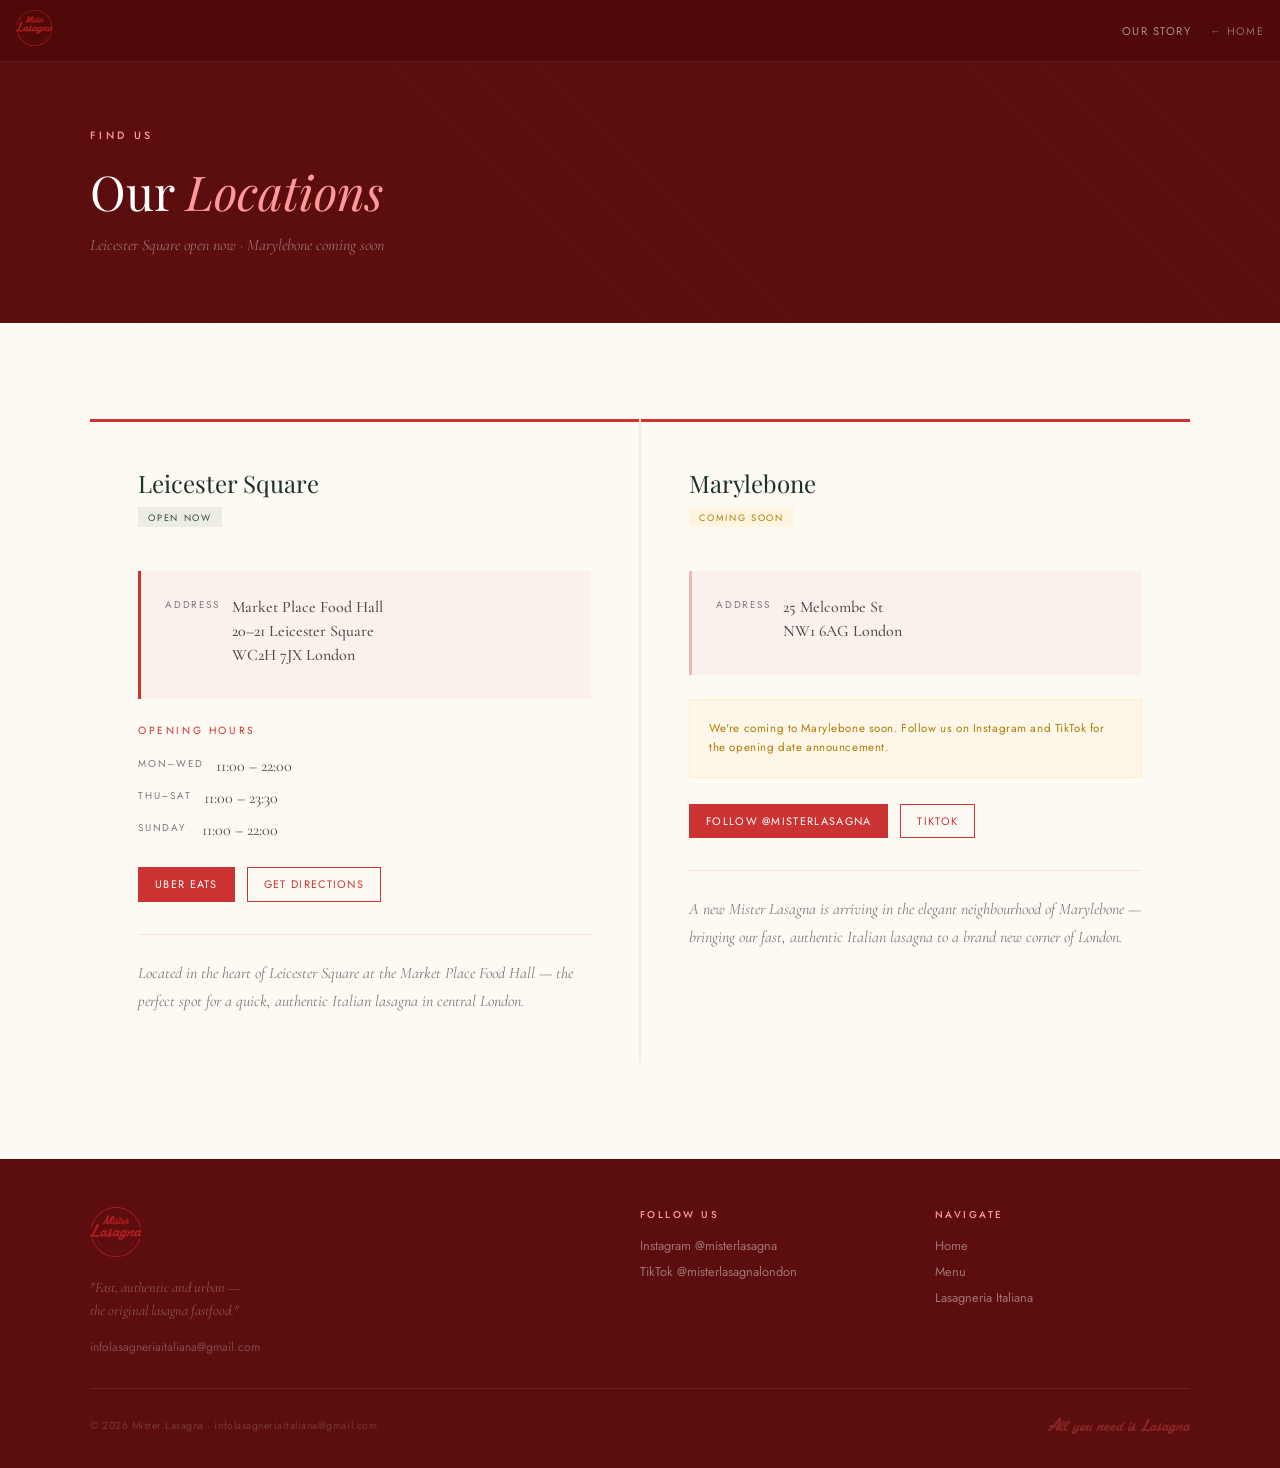
<file: mister/locations.html>
<!DOCTYPE html>
<html lang="en">
<head>
<meta charset="UTF-8">
<meta name="viewport" content="width=device-width, initial-scale=1.0">
<title>Locations – Mister Lasagna</title>
<link rel="preconnect" href="https://fonts.googleapis.com">
<link href="https://fonts.googleapis.com/css2?family=Playfair+Display:ital,wght@0,400;0,700;1,400&family=Cormorant+Garamond:ital,wght@0,300;0,400;1,300;1,400&family=Jost:wght@300;400;500&display=swap" rel="stylesheet">
<style>
@font-face {
  font-family: 'Mastoc';
  src: url('../assets/mastoc.ttf') format('truetype');
  font-weight: normal; font-style: normal;
}

:root {
  --forest: #2B4A3A;
  --forest-dark: #1C3228;
  --forest-light: #3D6B55;
  --gold: #C9A96E;
  --gold-light: #E8C98A;
  --cream: #FAF6EF;
  --warm-white: #FDF9F3;
  --ml-red: #8B1A1A;
  --ml-red-dark: #5C0E0E;
  --text-dark: #1A1A1A;
  --text-mid: #4A4A4A;
  --text-light: #7A7A7A;
}
* { margin:0; padding:0; box-sizing:border-box; }
html { scroll-behavior:smooth; }
body { font-family:'Jost',sans-serif; background:var(--cream); color:var(--text-dark); overflow-x:hidden; }

/* NAV */
nav { position:fixed; top:0; left:0; right:0; z-index:100; display:flex; align-items:center; justify-content:space-between; padding:0.85rem 3rem; backdrop-filter:blur(8px); border-bottom:1px solid rgba(255,255,255,0.08); }
nav.li-nav { background:rgba(28,50,40,0.97); }
nav.ml-nav { background:rgba(80,10,10,0.97); }
.nav-logo img { height:48px; width:auto; }
.nav-links { display:flex; gap:2rem; list-style:none; align-items:center; }
.nav-links a { color:rgba(255,255,255,0.72); text-decoration:none; font-size:0.73rem; letter-spacing:0.15em; text-transform:uppercase; font-weight:400; transition:color 0.2s; }
.nav-links a:hover { color:var(--gold); }
.nav-links a.ml { color:rgba(255,255,255,0.72); }
.nav-links a.ml:hover { color:#ffb3b3; }
.nav-cta { padding:0.5rem 1.2rem; font-size:0.7rem; letter-spacing:0.15em; text-transform:uppercase; font-weight:500; cursor:pointer; border:none; font-family:'Jost',sans-serif; text-decoration:none; transition:background 0.2s; }
.nav-cta.li { background:var(--gold); color:var(--forest-dark); }
.nav-cta.li:hover { background:var(--gold-light); }
.nav-cta.ml { background:#cc3333; color:white; }
.nav-cta.ml:hover { background:#dd4444; }
.nav-switch { font-size:0.62rem; letter-spacing:0.12em; text-transform:uppercase; color:rgba(255,255,255,0.3); text-decoration:none; border-bottom:1px solid rgba(255,255,255,0.15); padding-bottom:0.1rem; transition:color 0.2s; }
.nav-switch:hover { color:rgba(255,255,255,0.7); }

/* HERO */
.hero { min-height:100vh; display:flex; align-items:center; position:relative; overflow:hidden; padding:6rem 4rem 3rem; }
.hero-bg { position:absolute; inset:0; background-size:cover; background-position:center; filter:brightness(0.32) saturate(0.8); }
.hero-overlay { position:absolute; inset:0; background:linear-gradient(to right, rgba(0,0,0,0.75) 0%, rgba(0,0,0,0.2) 65%, rgba(0,0,0,0) 100%); }
.hero-content { position:relative; z-index:2; max-width:620px; }
.hero-eyebrow { font-size:0.68rem; letter-spacing:0.35em; text-transform:uppercase; color:var(--gold); margin-bottom:1.2rem; display:flex; align-items:center; gap:0.8rem; }
.hero-eyebrow::before { content:''; display:inline-block; width:28px; height:1px; background:var(--gold); }
.hero h1 { font-family:'Playfair Display',serif; font-size:clamp(2.8rem,5.5vw,5rem); line-height:1.08; color:#FDF9F3; font-weight:400; margin-bottom:0.9rem; }
.hero h1 em { font-style:italic; }
.hero-sub { font-family:'Cormorant Garamond',serif; font-size:1.15rem; color:rgba(255,255,255,0.5); font-weight:300; margin-bottom:2rem; line-height:1.7; font-style:italic; max-width:460px; }
.hero-actions { display:flex; gap:1rem; flex-wrap:wrap; }
.btn { display:inline-block; text-decoration:none; font-family:'Jost',sans-serif; font-size:0.75rem; letter-spacing:0.15em; text-transform:uppercase; padding:0.8rem 1.8rem; cursor:pointer; border:none; transition:all 0.2s; font-weight:400; }
.btn-gold { background:var(--gold); color:var(--forest-dark); font-weight:500; }
.btn-gold:hover { background:var(--gold-light); }
.btn-red { background:#cc3333; color:white; font-weight:500; }
.btn-red:hover { background:#dd4444; }
.btn-ghost { background:transparent; color:rgba(255,255,255,0.8); border:1px solid rgba(255,255,255,0.22); }
.btn-ghost:hover { border-color:var(--gold); color:var(--gold); }

/* STRIP */
.strip { padding:0.85rem 3rem; display:flex; align-items:center; justify-content:center; gap:2.5rem; overflow:hidden; flex-wrap:wrap; }
.strip.gold { background:var(--gold); }
.strip.red { background:#cc3333; }
.strip-item { font-size:0.65rem; letter-spacing:0.25em; text-transform:uppercase; font-weight:500; white-space:nowrap; }
.strip.gold .strip-item { color:var(--forest-dark); }
.strip.red .strip-item { color:rgba(255,255,255,0.9); }
.strip-dot { width:3px; height:3px; border-radius:50%; flex-shrink:0; opacity:0.4; }
.strip.gold .strip-dot { background:var(--forest-dark); }
.strip.red .strip-dot { background:rgba(255,255,255,0.8); }

/* SECTIONS */
.section { padding:6rem 3rem; }
.section-inner { max-width:1100px; margin:0 auto; }
.section-dark { background:var(--forest-dark); }
.section-red-dark { background:var(--ml-red-dark); }
.section-cream { background:var(--cream); }
.section-warm { background:var(--warm-white); }
.section-label { font-size:0.66rem; letter-spacing:0.32em; text-transform:uppercase; color:var(--gold); margin-bottom:1rem; font-weight:500; }
.section-label.red { color:#ff9999; }
h2.section-title { font-family:'Playfair Display',serif; font-size:clamp(1.8rem,3vw,2.8rem); line-height:1.2; font-weight:400; margin-bottom:1.8rem; }
h2.section-title.light { color:var(--warm-white); }
h2.section-title.dark { color:var(--forest-dark); }
h2.section-title em { font-style:italic; color:var(--gold); }
h2.section-title em.red { color:#ff9999; }

/* TWO-COL */
.two-col { display:grid; grid-template-columns:1fr 1fr; gap:5rem; align-items:center; }
.prose p { font-family:'Cormorant Garamond',serif; font-size:1.1rem; line-height:1.8; color:var(--text-mid); margin-bottom:1rem; font-weight:300; }
.prose p.light { color:rgba(255,255,255,0.55); }
.stats { display:grid; grid-template-columns:1fr 1fr; gap:1.5rem; margin-top:2rem; padding-top:2rem; border-top:1px solid rgba(201,169,110,0.2); }
.stat-num { font-family:'Playfair Display',serif; font-size:2.2rem; color:var(--forest); font-weight:400; display:block; }
.stat-num.gold { color:var(--gold); }
.stat-label { font-size:0.65rem; letter-spacing:0.2em; text-transform:uppercase; color:var(--text-light); margin-top:0.2rem; }
.stat-label.muted { color:rgba(255,255,255,0.35); }

/* PHOTO FRAME */
.photo-frame { position:relative; padding:1.2rem 0 0 1.2rem; }
.photo-frame::before { content:''; position:absolute; top:0; left:0; width:70%; height:80%; border:1px solid var(--gold); }
.photo-frame img { width:100%; height:440px; object-fit:cover; position:relative; z-index:1; display:block; }
.photo-frame.red-border::before { border-color:#cc3333; }

/* MENU GRID */
.menu-grid { display:grid; grid-template-columns:repeat(3,1fr); gap:1.5px; background:rgba(255,255,255,0.06); }
.menu-card { background:rgba(255,255,255,0.04); padding:1.8rem 1.5rem; transition:background 0.3s; }
.menu-card:hover { background:rgba(255,255,255,0.09); }
.menu-tag { font-size:0.6rem; letter-spacing:0.3em; text-transform:uppercase; color:var(--gold); margin-bottom:0.6rem; }
.menu-tag.red { color:#ff9999; }
.menu-card h3 { font-family:'Playfair Display',serif; font-size:1.2rem; color:var(--warm-white); font-weight:400; margin-bottom:0.4rem; }
.menu-card p { font-family:'Cormorant Garamond',serif; font-size:0.88rem; color:rgba(255,255,255,0.38); line-height:1.5; margin-bottom:0.9rem; }
.menu-price { font-size:0.82rem; color:var(--gold); }
.menu-price.red { color:#ffb3b3; }

/* LOCATION CARDS */
.loc-grid { display:grid; grid-template-columns:1fr 1fr; gap:2px; background:rgba(201,169,110,0.15); }
.loc-card { background:var(--warm-white); padding:2.5rem 2rem; position:relative; }
.loc-card::before { content:''; position:absolute; top:0; left:0; right:0; height:3px; }
.loc-card.li::before { background:var(--forest); }
.loc-card.ml::before { background:#cc3333; }
.loc-name { font-family:'Playfair Display',serif; font-size:1.5rem; color:var(--forest-dark); font-weight:400; margin-bottom:0.3rem; }
.loc-badge { display:inline-block; font-size:0.58rem; letter-spacing:0.18em; text-transform:uppercase; padding:0.22rem 0.65rem; margin-bottom:1.2rem; }
.loc-badge.open { background:rgba(43,74,58,0.08); color:var(--forest); }
.loc-badge.new { background:rgba(201,169,110,0.1); color:var(--gold); }
.loc-badge.soon { background:rgba(255,200,50,0.1); color:#b07d00; }
.loc-row { display:flex; gap:0.75rem; margin-bottom:0.5rem; align-items:flex-start; }
.loc-key { font-size:0.62rem; letter-spacing:0.18em; text-transform:uppercase; color:var(--text-light); min-width:52px; padding-top:2px; }
.loc-val { font-family:'Cormorant Garamond',serif; font-size:1rem; color:var(--text-mid); line-height:1.5; }
.loc-actions { display:flex; gap:0.75rem; margin-top:1.6rem; flex-wrap:wrap; }
.btn-sm { display:inline-block; text-decoration:none; font-family:'Jost',sans-serif; font-size:0.68rem; letter-spacing:0.12em; text-transform:uppercase; padding:0.52rem 1rem; border:1px solid; transition:all 0.2s; font-weight:400; cursor:pointer; }
.btn-sm.forest { background:var(--forest); color:white; border-color:var(--forest); }
.btn-sm.forest:hover { background:var(--forest-light); border-color:var(--forest-light); }
.btn-sm.outline-forest { background:transparent; color:var(--forest); border-color:var(--forest); }
.btn-sm.outline-forest:hover { background:rgba(43,74,58,0.05); }
.btn-sm.red-solid { background:#cc3333; color:white; border-color:#cc3333; }
.btn-sm.red-solid:hover { background:#dd4444; border-color:#dd4444; }
.btn-sm.outline-red { background:transparent; color:#cc3333; border-color:#cc3333; }
.btn-sm.outline-red:hover { background:rgba(204,51,51,0.05); }

/* DELIVERY STRIP */
.delivery-bar { padding:2rem 3rem; display:flex; align-items:center; justify-content:center; }
.delivery-bar.li { background:var(--forest); }
.delivery-bar.ml { background:#cc3333; }
.delivery-inner { max-width:1100px; width:100%; display:flex; align-items:center; justify-content:space-between; gap:2rem; flex-wrap:wrap; }
.delivery-bar h3 { font-family:'Playfair Display',serif; font-size:1.3rem; font-weight:400; color:white; margin-bottom:0.2rem; }
.delivery-bar p { font-size:0.75rem; color:rgba(255,255,255,0.5); }
.delivery-platforms { display:flex; gap:0.75rem; flex-wrap:wrap; }
.delivery-btn { background:rgba(255,255,255,0.1); border:1px solid rgba(255,255,255,0.18); color:white; padding:0.52rem 1rem; font-size:0.7rem; letter-spacing:0.1em; text-transform:uppercase; text-decoration:none; font-family:'Jost',sans-serif; transition:background 0.2s; }
.delivery-btn:hover { background:rgba(255,255,255,0.18); }

/* FOOTER */
footer { padding:3rem 3rem 2rem; }
footer.li { background:var(--forest-dark); }
footer.ml { background:var(--ml-red-dark); }
.footer-inner { max-width:1100px; margin:0 auto; }
.footer-top { display:grid; grid-template-columns:2fr 1fr 1fr; gap:2.5rem; padding-bottom:2rem; border-bottom:1px solid rgba(255,255,255,0.08); }
.footer-logo img { height:50px; width:auto; margin-bottom:0.8rem; }
.footer-tagline { font-family:'Cormorant Garamond',serif; font-size:0.9rem; color:rgba(255,255,255,0.3); font-style:italic; line-height:1.6; }
.footer-col h4 { font-size:0.62rem; letter-spacing:0.25em; text-transform:uppercase; color:var(--gold); margin-bottom:0.9rem; font-weight:500; }
.footer-col h4.red { color:#ff9999; }
.footer-col a, .footer-col p { display:block; font-size:0.8rem; color:rgba(255,255,255,0.42); margin-bottom:0.42rem; text-decoration:none; transition:color 0.2s; }
.footer-col a:hover { color:rgba(255,255,255,0.8); }
.footer-bottom { display:flex; align-items:center; justify-content:space-between; padding-top:1.6rem; flex-wrap:wrap; gap:1rem; }
.footer-copy { font-size:0.65rem; color:rgba(255,255,255,0.18); letter-spacing:0.05em; }
.footer-slogan { font-family:'Mastoc',cursive; font-size:1.1rem; color:rgba(201,169,110,0.28); }
.footer-slogan.ml { color:rgba(255,100,100,0.28); }
.social-links { display:flex; gap:1.2rem; }
.social-link { display:flex; align-items:center; gap:0.4rem; color:rgba(255,255,255,0.35); text-decoration:none; font-size:0.7rem; transition:color 0.2s; }
.social-link:hover { color:var(--gold); }
.social-link svg { width:13px; height:13px; fill:currentColor; }

/* Logo visibility fixes for dark backgrounds */
.card-ml .brand-logo,
.ml-nav .nav-logo img,
.footer-logo img { filter: brightness(1.1); }
.card-li .brand-logo { filter: brightness(1.05); }

/* ═══════════════════════════════════════════
   MOBILE RESPONSIVE — max-width 768px
═══════════════════════════════════════════ */
@media (max-width: 768px) {

  /* NAV */
  nav { padding: 0.7rem 1.2rem; flex-wrap: wrap; gap: 0.5rem; }
  .nav-logo img { height: 38px; }
  .nav-links { display: none; } /* replaced by hamburger menu */
  .nav-cta { padding: 0.45rem 0.9rem; font-size: 0.65rem; }
  .nav-switch { font-size: 0.55rem; }

  /* HERO */
  .hero { padding: 5rem 1.4rem 2.5rem; min-height: 90vh; }
  .hero h1 { font-size: clamp(2.2rem, 9vw, 3.2rem); }
  .hero-sub { font-size: 1rem; }
  .hero-eyebrow { font-size: 0.6rem; }
  .hero-actions { flex-direction: column; gap: 0.7rem; }
  .hero-actions .btn { text-align: center; }

  /* STRIP */
  .strip { padding: 0.8rem 1rem; gap: 1rem; justify-content: flex-start; overflow-x: auto; flex-wrap: nowrap; }
  .strip-item { font-size: 0.6rem; }
  .strip-dot { display: none; }

  /* SECTIONS */
  .section { padding: 3.5rem 1.4rem; }
  .section-inner { max-width: 100%; }

  /* TWO COLUMN → SINGLE */
  .two-col { grid-template-columns: 1fr; gap: 2.5rem; }
  .two-col > *:first-child { order: 2; }
  .two-col > *:last-child { order: 1; }

  /* PHOTO FRAME */
  .photo-frame { padding: 0.8rem 0 0 0.8rem; }
  .photo-frame img { height: 260px; }
  .photo-frame::before { width: 65%; height: 75%; }

  /* STATS */
  .stats { grid-template-columns: 1fr 1fr; gap: 1rem; }
  .stat-num { font-size: 1.8rem; }

  /* MENU GRID → single column */
  .menu-grid { grid-template-columns: 1fr; }
  .menu-card { padding: 1.3rem 1.2rem; }
  .menu-card h3 { font-size: 1.1rem; }

  /* LOCATIONS */
  .loc-grid { grid-template-columns: 1fr; }
  .loc-card { padding: 1.8rem 1.4rem; }
  .loc-name { font-size: 1.3rem; }
  .loc-actions { flex-wrap: wrap; }
  .btn-sm { font-size: 0.65rem; padding: 0.5rem 0.9rem; }

  /* DELIVERY BAR */
  .delivery-bar { padding: 1.5rem 1.4rem; }
  .delivery-inner { flex-direction: column; gap: 1rem; }
  .delivery-bar h3 { font-size: 1.1rem; }
  .delivery-platforms { flex-wrap: wrap; gap: 0.5rem; }
  .delivery-btn { font-size: 0.65rem; padding: 0.45rem 0.9rem; }

  /* FOOTER */
  footer { padding: 2.5rem 1.4rem 1.5rem; }
  .footer-top { grid-template-columns: 1fr; gap: 1.8rem; }
  .footer-logo img { height: 42px; }
  .footer-bottom { flex-direction: column; gap: 0.5rem; text-align: center; }

  /* SECTION TITLES */
  h2.section-title { font-size: clamp(1.5rem, 5.5vw, 2rem); }
  .section-label { font-size: 0.6rem; }

  /* BUTTONS */
  .btn { padding: 0.7rem 1.4rem; font-size: 0.72rem; }
}

/* ═══════════════════════════════════════════
   SPLASH PAGE MOBILE
═══════════════════════════════════════════ */
@media (max-width: 768px) {

  /* Top logos */
  .top-logos { gap: 1.2rem; margin-bottom: 1.5rem; }
  .top-logo-li { height: 40px; }
  .top-logo-ml { height: 34px; }
  .top-divider { height: 34px; }

  /* Slogan */
  .slogan { font-size: clamp(2rem, 10vw, 3.5rem); margin-bottom: 0.4rem; }
  .slogan-sub { font-size: 0.5rem; letter-spacing: 0.3em; margin-bottom: 1.8rem; }
  .divider { width: 60px; margin-bottom: 1.8rem; }

  /* Brand cards — stack vertically on mobile */
  .brands { flex-direction: column; gap: 2px; max-width: 100%; }
  .brand-card { height: 200px; flex: none !important; width: 100%; }
  .brand-card:hover { flex: none !important; }
  .brand-logo { height: 60px; }
  .brand-label { font-size: 0.5rem; }
  .brand-tagline { font-size: 0.78rem; max-width: 280px; }
  .brand-loc { font-size: 0.5rem; }
  .brand-cta { opacity: 1 !important; font-size: 0.56rem; } /* always visible on mobile */

  .splash-footer { margin-top: 1.5rem; font-size: 0.46rem; }
}

/* ═══════════════════════════════════════════
   MENU PAGE MOBILE
═══════════════════════════════════════════ */
@media (max-width: 768px) {
  .menu-page-hero { padding: 5.5rem 1.4rem 2.5rem; }
  .menu-category { padding: 2.5rem 1.4rem; }
  .dish-grid { grid-template-columns: 1fr; }
  .dish-col { padding: 0 !important; border-left: none !important; }
  .dish-col + .dish-col { border-top: 1px solid rgba(0,0,0,0.06); padding-top: 0.5rem !important; margin-top: 0.5rem; }
  .cat-header { flex-direction: column; align-items: flex-start; gap: 0.4rem; }
  .cat-header h2 { font-size: 1.5rem; }
}

/* ═══════════════════════════════════════════
   HAMBURGER MENU (mobile nav)
═══════════════════════════════════════════ */

.mobile-menu {
  display: none;
  position: fixed;
  top: 0; left: 0; right: 0; bottom: 0;
  z-index: 200;
  flex-direction: column;
  align-items: center;
  justify-content: center;
  gap: 1.5rem;
}
.mobile-menu.open { display: flex; }
.mobile-menu a {
  font-size: 1.5rem;
  font-family: 'Playfair Display', serif;
  color: rgba(255,255,255,0.85);
  text-decoration: none;
  letter-spacing: 0.05em;
  transition: color 0.2s;
}
.mobile-menu a:hover { color: var(--gold); }

@media (max-width: 768px) {
  .hamburger { display: flex; }
}


@media (max-width:768px) {
  nav { padding:0.6rem 1rem!important; }
  .nav-links { display:none!important; }
  div[style*="padding:8rem"] { padding:5.5rem 1.4rem 2.5rem!important; }
  .loc-grid { grid-template-columns:1fr!important; }
  .loc-card { padding:1.5rem 1.2rem!important; }
  .section { padding:3rem 1.4rem!important; }
  footer .footer-top { grid-template-columns:1fr!important; }
}

/* ── LOGOS: prevent clipping ── */
  .top-logo-li { height: 32px !important; width: auto !important; }
  .top-logo-ml { height: 28px !important; width: auto !important; }
  .top-divider  { height: 28px !important; }
  .top-logos    { gap: 1rem !important; margin-bottom: 1.2rem !important; }

  /* ── TYPOGRAPHY: more readable on mobile ── */
  .prose p, .timeline-text, .dish-d, .loc-info-val,
  p[style*="font-family:'Cormorant"], p[style*="Cormorant Garamond"] {
    font-weight: 400 !important;
    font-size: 1rem !important;
    line-height: 1.75 !important;
  }
  .dish-n, .timeline-title { font-size: 0.98rem !important; }
  .cat-header h2, .cat-title h2 { font-size: 1.4rem !important; }

  /* ── NAV: compact, no wrap ── */
  nav {
    padding: 0.6rem 1rem !important;
    position: fixed !important;
    flex-wrap: nowrap !important;
    gap: 0.5rem !important;
  }
  .nav-logo img  { height: 36px !important; width: auto !important; }
  .nav-links     { display: none !important; }
  .nav-switch    { display: none !important; }
  .nav-cta       { display: none !important; }
  nav > div:last-child:not(.hamburger) > *:not(.hamburger) { display: none !important; }
  nav > div:nth-child(2) { display: none !important; }
}


/* ── HAMBURGER & MOBILE MENU ─────────────────── */
.hamburger svg { display: block !important; }
.hamburger {
  display: none;
  flex-direction: column;
  cursor: pointer;
  padding: 8px;
  appearance: none;
  -webkit-appearance: none;
  background: transparent;
  border: none;
  border-radius: 0;
  box-shadow: none;
  flex-shrink: 0;
}
.hamburger span {
  display: block;
  width: 24px;
  height: 2px;
  background: rgba(255,255,255,0.9);
}
.hamburger span + span {
  margin-top: 6px;
}
.mobile-menu {
  display: none;
  position: fixed;
  top: 0; left: 0; right: 0; bottom: 0;
  width: 100vw; height: 100vh;
  z-index: 9999;
  flex-direction: column;
  align-items: center;
  justify-content: center;
  gap: 1.8rem;
  overflow: hidden;
}
.mobile-menu.open {
  display: flex !important;
}
.mobile-menu a {
  font-family: 'Playfair Display', serif;
  font-size: 1.4rem;
  color: rgba(255,255,255,0.85);
  text-decoration: none;
}
.mobile-menu-close {
  position: absolute;
  top: 1.2rem; right: 1.2rem;
  background: none; border: none;
  color: rgba(255,255,255,0.7);
  font-size: 2.2rem;
  cursor: pointer;
  width: 44px; height: 44px;
  display: flex; align-items: center; justify-content: center;
  line-height: 1;
}
.li-bg { background: rgba(20,42,28,0.97); }
.ml-bg { background: rgba(65,8,8,0.97); }
.dark-bg { background: rgba(8,8,8,0.98); }
@media (max-width: 768px) {
  .hamburger { display: flex !important; }
  .nav-links { display: none !important; }
  .nav-switch { display: none !important; }
  .nav-cta { display: none !important; }
  nav > div:last-child:not(.hamburger) > a { display: none !important; }
  nav > div:nth-child(2) { display: none !important; }
}
</style>
</head>
<body>

<nav class="ml-nav">
  <a href="../mister/index.html" class="nav-logo"><img src="../assets/ml_logo.svg" alt="Mister Lasagna" style="height:48px;width:auto;"></a>
  <ul class="nav-links">
    <li><a href="../mister/index.html">Home</a></li>
    <li><a href="../mister/menu.html">Menu</a></li>
    <li><a href="../mister/locations.html" style="color:#ffb3b3">Locations</a></li>  </ul>
  <div style="display:flex;align-items:center;gap:1.2rem;">
    <a href="../our-story.html" style="color:rgba(255,255,255,0.55);text-decoration:none;font-size:0.7rem;letter-spacing:0.13em;text-transform:uppercase;font-family:'Jost',sans-serif;">Our Story</a>    <a href="../index.html" style="color:rgba(255,255,255,0.4);text-decoration:none;font-size:0.68rem;letter-spacing:0.12em;text-transform:uppercase;font-family:'Jost',sans-serif;transition:color 0.2s;" onmouseover="this.style.color='rgba(255,255,255,0.75)'" onmouseout="this.style.color='rgba(255,255,255,0.4)'">&#8592; Home</a>
    <a href="../lasagneria/index.html" class="nav-switch">Lasagneria Italiana ↗</a>
    <a href="../mister/menu.html" class="nav-cta ml">View Menu</a>
  </div>

  <div class="hamburger" role="button" tabindex="0" aria-label="Open menu">
    <svg width="24" height="16" viewBox="0 0 24 16" style="display:block;"><rect x="0" y="0" width="24" height="2" fill="rgba(255,255,255,0.9)"/><rect x="0" y="7" width="24" height="2" fill="rgba(255,255,255,0.9)"/><rect x="0" y="14" width="24" height="2" fill="rgba(255,255,255,0.9)"/></svg>
  </div>
</nav>
  <div class="mobile-menu ml-bg" id="mobileMenu">
    <button class="mobile-menu-close">✕</button>
    <a href="../mister/index.html">Home ML</a>
    <a href="../mister/menu.html">Menu</a>
    <a href="../mister/locations.html">Locations</a>
    <a href="../our-story.html">Our Story</a>
    <a href="../lasagneria/index.html">Lasagneria Italiana ↗</a>
    <a href="../index.html">← Home</a>
  </div>

<div style="background:var(--ml-red-dark);padding:8rem 3rem 4rem;position:relative;overflow:hidden;">
  <div style="position:absolute;inset:0;background-image:repeating-linear-gradient(45deg,transparent,transparent 50px,rgba(255,255,255,0.02) 50px,rgba(255,255,255,0.02) 51px);"></div>
  <div style="position:relative;z-index:1;max-width:1100px;margin:0 auto;">
    <div class="section-label red">Find Us</div>
    <h1 style="font-family:'Playfair Display',serif;font-size:3rem;font-weight:400;color:white;">Our <em style="color:#ff9999;font-style:italic;">Locations</em></h1>
    <p style="font-family:'Cormorant Garamond',serif;font-size:1.1rem;color:rgba(255,255,255,0.4);font-style:italic;margin-top:0.5rem;">Leicester Square open now · Marylebone coming soon</p>
  </div>
</div>

<section class="section section-warm">
  <div class="section-inner">
    <div class="loc-grid">

      <!-- LEICESTER SQUARE -->
      <div class="loc-card ml" style="padding:3rem;">
        <div class="loc-name">Leicester Square</div>
        <span class="loc-badge open">Open Now</span>
        <div style="margin:1.5rem 0;padding:1.5rem;background:rgba(204,51,51,0.04);border-left:3px solid #cc3333;">
          <div class="loc-row"><span class="loc-key">Address</span><span class="loc-val" style="font-weight:500;">Market Place Food Hall<br>20–21 Leicester Square<br>WC2H 7JX London</span></div>
        </div>
        <div style="margin-bottom:1.5rem;">
          <p style="font-size:0.65rem;letter-spacing:0.25em;text-transform:uppercase;color:#cc3333;margin-bottom:1rem;">Opening Hours</p>
          <div class="loc-row"><span class="loc-key">Mon–Wed</span><span class="loc-val">11:00 – 22:00</span></div>
          <div class="loc-row"><span class="loc-key">Thu–Sat</span><span class="loc-val">11:00 – 23:30</span></div>
          <div class="loc-row"><span class="loc-key">Sunday</span><span class="loc-val">11:00 – 22:00</span></div>
        </div>
        <div class="loc-actions">
          <a href="https://www.ubereats.com/gb/store/mister-lasagna-leicester-square/EEvDY5gMSkGpAJC8Tko-Cg" class="btn-sm red-solid">Uber Eats</a>
          <a href="https://www.google.com/maps/search/Market+Place+Food+Hall+20-21+Leicester+Square+London" target="_blank" class="btn-sm outline-red">Get Directions</a>
        </div>
        <div style="margin-top:2rem;padding-top:1.5rem;border-top:1px solid rgba(204,51,51,0.12);">
          <p style="font-family:'Cormorant Garamond',serif;font-size:0.95rem;color:var(--text-light);font-style:italic;line-height:1.6;">Located in the heart of Leicester Square at the Market Place Food Hall — the perfect spot for a quick, authentic Italian lasagna in central London.</p>
        </div>
      </div>

      <!-- MARYLEBONE -->
      <div class="loc-card ml" style="padding:3rem;">
        <div class="loc-name">Marylebone</div>
        <span class="loc-badge soon">Coming Soon</span>
        <div style="margin:1.5rem 0;padding:1.5rem;background:rgba(204,51,51,0.04);border-left:3px solid rgba(204,51,51,0.3);">
          <div class="loc-row"><span class="loc-key">Address</span><span class="loc-val" style="font-weight:500;">25 Melcombe St<br>NW1 6AG London</span></div>
        </div>
        <div style="margin-bottom:1.5rem;padding:1.2rem;background:rgba(255,200,50,0.05);border:1px solid rgba(255,200,50,0.2);">
          <p style="font-size:0.72rem;color:#b07d00;letter-spacing:0.05em;line-height:1.7;">We're coming to Marylebone soon. Follow us on Instagram and TikTok for the opening date announcement.</p>
        </div>
        <div class="loc-actions">
          <a href="https://www.instagram.com/misterlasagna" class="btn-sm red-solid" target="_blank">Follow @misterlasagna</a>
          <a href="https://www.tiktok.com/@misterlasagnalondon" class="btn-sm outline-red" target="_blank">TikTok</a>
        </div>
        <div style="margin-top:2rem;padding-top:1.5rem;border-top:1px solid rgba(204,51,51,0.12);">
          <p style="font-family:'Cormorant Garamond',serif;font-size:0.95rem;color:var(--text-light);font-style:italic;line-height:1.6;">A new Mister Lasagna is arriving in the elegant neighbourhood of Marylebone — bringing our fast, authentic Italian lasagna to a brand new corner of London.</p>
        </div>
      </div>

    </div>
  </div>
</section>

<footer class="ml">
  <div class="footer-inner">
    <div class="footer-top">
      <div>
        <div class="footer-logo"><img src="../assets/ml_logo.svg" alt="Mister Lasagna" style="height:50px;width:auto;"></div>
        <p class="footer-tagline">"Fast, authentic and urban —<br>the original lasagna fastfood."</p>
        <p style="font-size:0.75rem;color:rgba(255,255,255,0.25);margin-top:1rem;">infolasagneriaitaliana@gmail.com</p>
      </div>
      <div class="footer-col">
        <h4 class="red">Follow Us</h4>
        <a href="https://www.instagram.com/misterlasagna" target="_blank">Instagram @misterlasagna</a>
        <a href="https://www.tiktok.com/@misterlasagnalondon" target="_blank">TikTok @misterlasagnalondon</a>
      </div>
      <div class="footer-col">
        <h4 class="red">Navigate</h4>
        <a href="../mister/index.html">Home</a>
        <a href="../mister/menu.html">Menu</a>
        <a href="../lasagneria/index.html">Lasagneria Italiana</a>
      </div>
    </div>
    <div class="footer-bottom">
      <span class="footer-copy">© 2026 Mister Lasagna · infolasagneriaitaliana@gmail.com</span>
      <span class="footer-slogan ml">All you need is Lasagna</span>
    </div>
  </div>
</footer>
<script>
document.addEventListener('DOMContentLoaded', function() {
  var btn = document.querySelector('.hamburger');
  var menu = document.getElementById('mobileMenu');
  var closeBtn = document.querySelector('.mobile-menu-close');
  if (!btn || !menu) return;
  btn.addEventListener('click', function(e) {
    e.stopPropagation();
    menu.classList.add('open');
  });
  if (closeBtn) {
    closeBtn.addEventListener('click', function() {
      menu.classList.remove('open');
    });
  }
  menu.addEventListener('click', function(e) {
    if (e.target === menu) menu.classList.remove('open');
  });
  menu.querySelectorAll('a').forEach(function(a) {
    a.addEventListener('click', function() {
      menu.classList.remove('open');
    });
  });
});
</script>
</body>
</html>
</file>
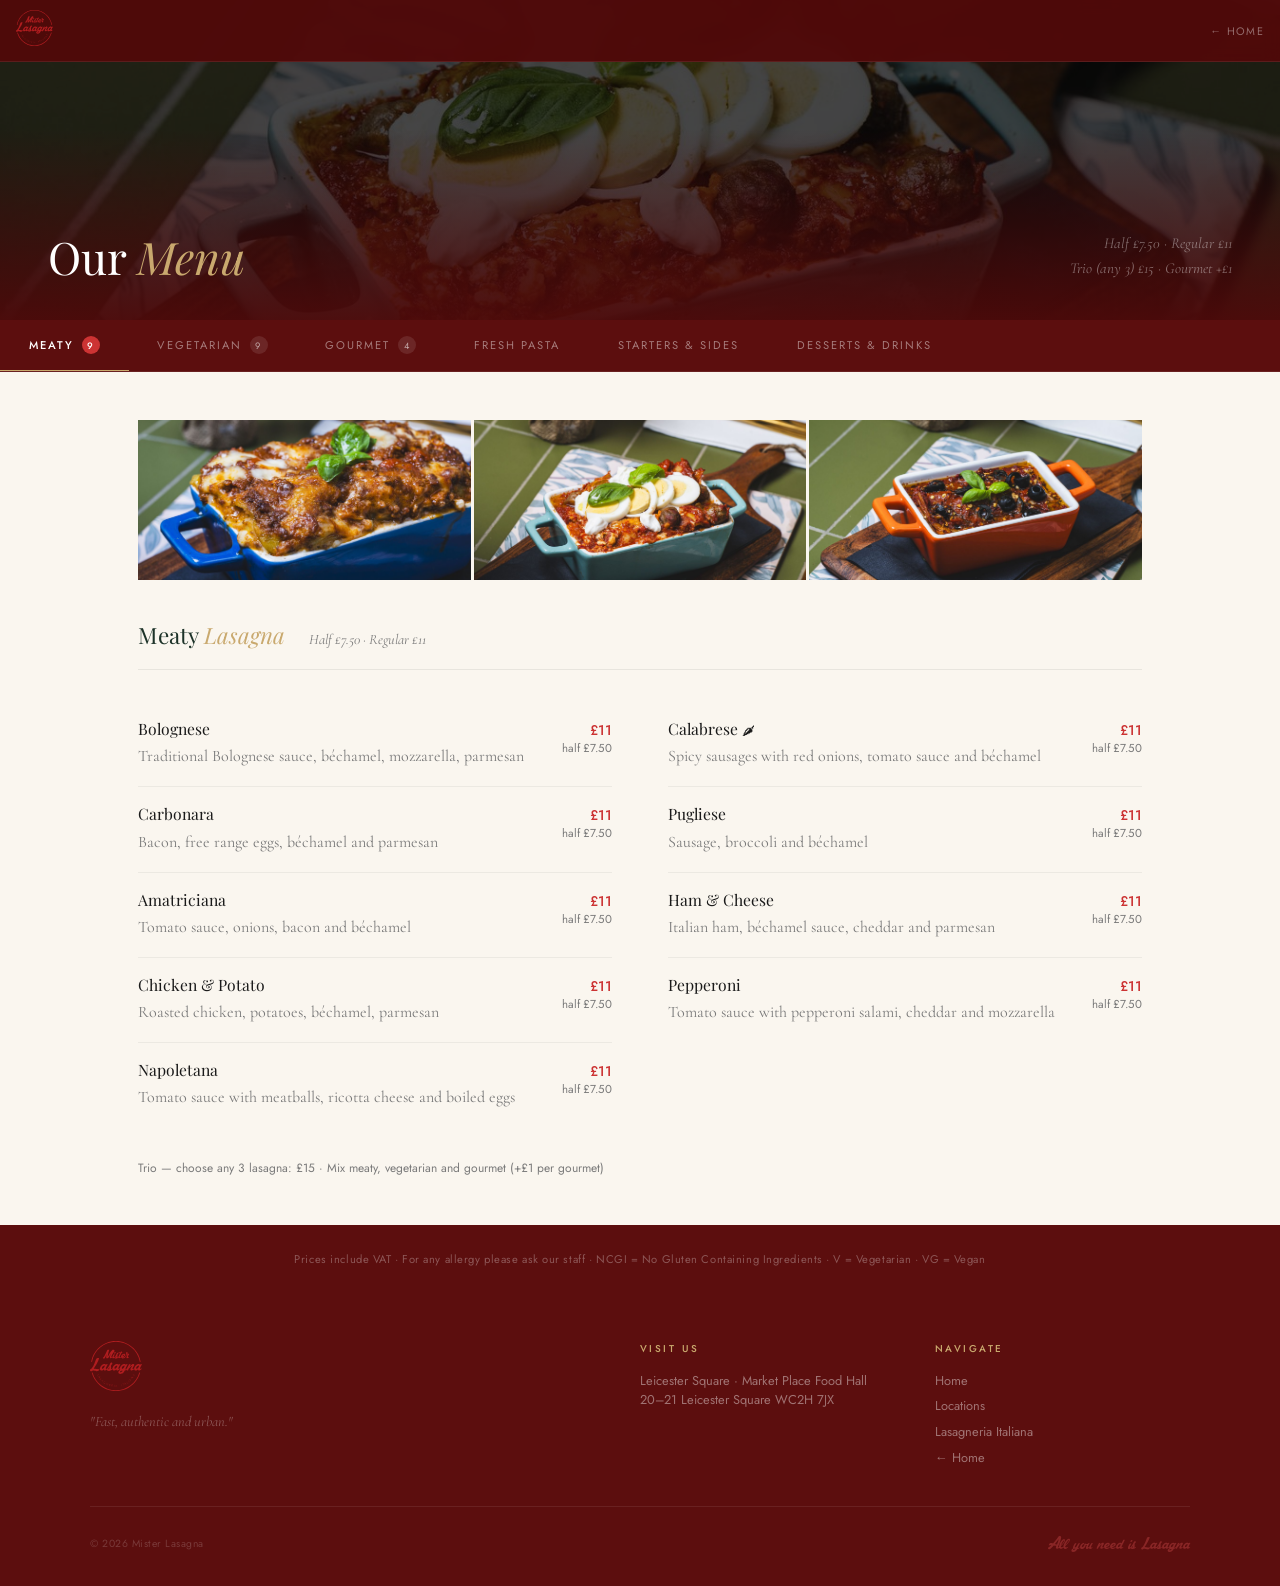
<file: mister/menu.html>
<!DOCTYPE html>
<html lang="en">
<head>
<meta charset="UTF-8">
<meta name="viewport" content="width=device-width, initial-scale=1.0">
<title>Menu – Mister Lasagna</title>
<meta name="description" content="Mister Lasagna full menu — 18 lasagna varieties, fresh pasta, starters, desserts. Leicester Square, London.">
<link rel="preconnect" href="https://fonts.googleapis.com">
<link href="https://fonts.googleapis.com/css2?family=Playfair+Display:ital,wght@0,400;0,700;1,400&family=Cormorant+Garamond:ital,wght@0,300;0,400;1,300;1,400&family=Jost:wght@300;400;500&display=swap" rel="stylesheet">
<style>
@font-face {font-family:'Mastoc';src:url('../assets/mastoc.ttf') format('truetype');}
@font-face {
  font-family: 'Mastoc';
  src: url('../assets/mastoc.ttf') format('truetype');
  font-weight: normal; font-style: normal;
}

:root {
  --forest: #2B4A3A;
  --forest-dark: #1C3228;
  --forest-light: #3D6B55;
  --gold: #C9A96E;
  --gold-light: #E8C98A;
  --cream: #FAF6EF;
  --warm-white: #FDF9F3;
  --ml-red: #8B1A1A;
  --ml-red-dark: #5C0E0E;
  --text-dark: #1A1A1A;
  --text-mid: #4A4A4A;
  --text-light: #7A7A7A;
}
* { margin:0; padding:0; box-sizing:border-box; }
html { scroll-behavior:smooth; }
body { font-family:'Jost',sans-serif; background:var(--cream); color:var(--text-dark); overflow-x:hidden; }

/* NAV */
nav { position:fixed; top:0; left:0; right:0; z-index:100; display:flex; align-items:center; justify-content:space-between; padding:0.85rem 3rem; backdrop-filter:blur(8px); border-bottom:1px solid rgba(255,255,255,0.08); }
nav.li-nav { background:rgba(28,50,40,0.97); }
nav.ml-nav { background:rgba(80,10,10,0.97); }
.nav-logo img { height:48px; width:auto; }
.nav-links { display:flex; gap:2rem; list-style:none; align-items:center; }
.nav-links a { color:rgba(255,255,255,0.72); text-decoration:none; font-size:0.73rem; letter-spacing:0.15em; text-transform:uppercase; font-weight:400; transition:color 0.2s; }
.nav-links a:hover { color:var(--gold); }
.nav-links a.ml { color:rgba(255,255,255,0.72); }
.nav-links a.ml:hover { color:#C9A96E; }
.nav-cta { padding:0.5rem 1.2rem; font-size:0.7rem; letter-spacing:0.15em; text-transform:uppercase; font-weight:500; cursor:pointer; border:none; font-family:'Jost',sans-serif; text-decoration:none; transition:background 0.2s; }
.nav-cta.li { background:var(--gold); color:var(--forest-dark); }
.nav-cta.li:hover { background:var(--gold-light); }
.nav-cta.ml { background:#cc3333; color:white; }
.nav-cta.ml:hover { background:#dd4444; }
.nav-switch { font-size:0.62rem; letter-spacing:0.12em; text-transform:uppercase; color:rgba(255,255,255,0.3); text-decoration:none; border-bottom:1px solid rgba(255,255,255,0.15); padding-bottom:0.1rem; transition:color 0.2s; }
.nav-switch:hover { color:rgba(255,255,255,0.7); }

/* HERO */
.hero { min-height:100vh; display:flex; align-items:center; position:relative; overflow:hidden; padding:6rem 4rem 3rem; }
.hero-bg { position:absolute; inset:0; background-size:cover; background-position:center; filter:brightness(0.32) saturate(0.8); }
.hero-overlay { position:absolute; inset:0; background:linear-gradient(to right, rgba(0,0,0,0.75) 0%, rgba(0,0,0,0.2) 65%, rgba(0,0,0,0) 100%); }
.hero-content { position:relative; z-index:2; max-width:620px; }
.hero-eyebrow { font-size:0.68rem; letter-spacing:0.35em; text-transform:uppercase; color:var(--gold); margin-bottom:1.2rem; display:flex; align-items:center; gap:0.8rem; }
.hero-eyebrow::before { content:''; display:inline-block; width:28px; height:1px; background:var(--gold); }
.hero h1 { font-family:'Playfair Display',serif; font-size:clamp(2.8rem,5.5vw,5rem); line-height:1.08; color:#FDF9F3; font-weight:400; margin-bottom:0.9rem; }
.hero h1 em { font-style:italic; }
.hero-sub { font-family:'Cormorant Garamond',serif; font-size:1.15rem; color:rgba(255,255,255,0.5); font-weight:300; margin-bottom:2rem; line-height:1.7; font-style:italic; max-width:460px; }
.hero-actions { display:flex; gap:1rem; flex-wrap:wrap; }
.btn { display:inline-block; text-decoration:none; font-family:'Jost',sans-serif; font-size:0.75rem; letter-spacing:0.15em; text-transform:uppercase; padding:0.8rem 1.8rem; cursor:pointer; border:none; transition:all 0.2s; font-weight:400; }
.btn-gold { background:var(--gold); color:var(--forest-dark); font-weight:500; }
.btn-gold:hover { background:var(--gold-light); }
.btn-red { background:#cc3333; color:white; font-weight:500; }
.btn-red:hover { background:#dd4444; }
.btn-ghost { background:transparent; color:rgba(255,255,255,0.8); border:1px solid rgba(255,255,255,0.22); }
.btn-ghost:hover { border-color:var(--gold); color:var(--gold); }

/* STRIP */
.strip { padding:0.85rem 3rem; display:flex; align-items:center; justify-content:center; gap:2.5rem; overflow:hidden; flex-wrap:wrap; }
.strip.gold { background:var(--gold); }
.strip.red { background:#cc3333; }
.strip-item { font-size:0.65rem; letter-spacing:0.25em; text-transform:uppercase; font-weight:500; white-space:nowrap; }
.strip.gold .strip-item { color:var(--forest-dark); }
.strip.red .strip-item { color:rgba(255,255,255,0.9); }
.strip-dot { width:3px; height:3px; border-radius:50%; flex-shrink:0; opacity:0.4; }
.strip.gold .strip-dot { background:var(--forest-dark); }
.strip.red .strip-dot { background:rgba(255,255,255,0.8); }

/* SECTIONS */
.section { padding:6rem 3rem; }
.section-inner { max-width:1100px; margin:0 auto; }
.section-dark { background:var(--forest-dark); }
.section-red-dark { background:var(--ml-red-dark); }
.section-cream { background:var(--cream); }
.section-warm { background:var(--warm-white); }
.section-label { font-size:0.66rem; letter-spacing:0.32em; text-transform:uppercase; color:var(--gold); margin-bottom:1rem; font-weight:500; }
.section-label.red { color:#C9A96E; }
h2.section-title { font-family:'Playfair Display',serif; font-size:clamp(1.8rem,3vw,2.8rem); line-height:1.2; font-weight:400; margin-bottom:1.8rem; }
h2.section-title.light { color:var(--warm-white); }
h2.section-title.dark { color:var(--forest-dark); }
h2.section-title em { font-style:italic; color:var(--gold); }
h2.section-title em.red { color:#C9A96E; }

/* TWO-COL */
.two-col { display:grid; grid-template-columns:1fr 1fr; gap:5rem; align-items:center; }
.prose p { font-family:'Cormorant Garamond',serif; font-size:1.1rem; line-height:1.8; color:var(--text-mid); margin-bottom:1rem; font-weight:300; }
.prose p.light { color:rgba(255,255,255,0.55); }
.stats { display:grid; grid-template-columns:1fr 1fr; gap:1.5rem; margin-top:2rem; padding-top:2rem; border-top:1px solid rgba(201,169,110,0.2); }
.stat-num { font-family:'Playfair Display',serif; font-size:2.2rem; color:var(--forest); font-weight:400; display:block; }
.stat-num.gold { color:var(--gold); }
.stat-label { font-size:0.65rem; letter-spacing:0.2em; text-transform:uppercase; color:var(--text-light); margin-top:0.2rem; }
.stat-label.muted { color:rgba(255,255,255,0.35); }

/* PHOTO FRAME */
.photo-frame { position:relative; padding:1.2rem 0 0 1.2rem; }
.photo-frame::before { content:''; position:absolute; top:0; left:0; width:70%; height:80%; border:1px solid var(--gold); }
.photo-frame img { width:100%; height:440px; object-fit:cover; position:relative; z-index:1; display:block; }
.photo-frame.red-border::before { border-color:#cc3333; }

/* MENU GRID */
.menu-grid { display:grid; grid-template-columns:repeat(3,1fr); gap:1.5px; background:rgba(255,255,255,0.06); }
.menu-card { background:rgba(255,255,255,0.04); padding:1.8rem 1.5rem; transition:background 0.3s; }
.menu-card:hover { background:rgba(255,255,255,0.09); }
.menu-tag { font-size:0.6rem; letter-spacing:0.3em; text-transform:uppercase; color:var(--gold); margin-bottom:0.6rem; }
.menu-tag.red { color:#C9A96E; }
.menu-card h3 { font-family:'Playfair Display',serif; font-size:1.2rem; color:var(--warm-white); font-weight:400; margin-bottom:0.4rem; }
.menu-card p { font-family:'Cormorant Garamond',serif; font-size:0.88rem; color:rgba(255,255,255,0.38); line-height:1.5; margin-bottom:0.9rem; }
.menu-price { font-size:0.82rem; color:var(--gold); }
.menu-price.red { color:#C9A96E; }

/* LOCATION CARDS */
.loc-grid { display:grid; grid-template-columns:1fr 1fr; gap:2px; background:rgba(201,169,110,0.15); }
.loc-card { background:var(--warm-white); padding:2.5rem 2rem; position:relative; }
.loc-card::before { content:''; position:absolute; top:0; left:0; right:0; height:3px; }
.loc-card.li::before { background:var(--forest); }
.loc-card.ml::before { background:#cc3333; }
.loc-name { font-family:'Playfair Display',serif; font-size:1.5rem; color:var(--forest-dark); font-weight:400; margin-bottom:0.3rem; }
.loc-badge { display:inline-block; font-size:0.58rem; letter-spacing:0.18em; text-transform:uppercase; padding:0.22rem 0.65rem; margin-bottom:1.2rem; }
.loc-badge.open { background:rgba(43,74,58,0.08); color:var(--forest); }
.loc-badge.new { background:rgba(201,169,110,0.1); color:var(--gold); }
.loc-badge.soon { background:rgba(255,200,50,0.1); color:#b07d00; }
.loc-row { display:flex; gap:0.75rem; margin-bottom:0.5rem; align-items:flex-start; }
.loc-key { font-size:0.62rem; letter-spacing:0.18em; text-transform:uppercase; color:var(--text-light); min-width:52px; padding-top:2px; }
.loc-val { font-family:'Cormorant Garamond',serif; font-size:1rem; color:var(--text-mid); line-height:1.5; }
.loc-actions { display:flex; gap:0.75rem; margin-top:1.6rem; flex-wrap:wrap; }
.btn-sm { display:inline-block; text-decoration:none; font-family:'Jost',sans-serif; font-size:0.68rem; letter-spacing:0.12em; text-transform:uppercase; padding:0.52rem 1rem; border:1px solid; transition:all 0.2s; font-weight:400; cursor:pointer; }
.btn-sm.forest { background:var(--forest); color:white; border-color:var(--forest); }
.btn-sm.forest:hover { background:var(--forest-light); border-color:var(--forest-light); }
.btn-sm.outline-forest { background:transparent; color:var(--forest); border-color:var(--forest); }
.btn-sm.outline-forest:hover { background:rgba(43,74,58,0.05); }
.btn-sm.red-solid { background:#cc3333; color:white; border-color:#cc3333; }
.btn-sm.red-solid:hover { background:#dd4444; border-color:#dd4444; }
.btn-sm.outline-red { background:transparent; color:#cc3333; border-color:#cc3333; }
.btn-sm.outline-red:hover { background:rgba(204,51,51,0.05); }

/* DELIVERY STRIP */
.delivery-bar { padding:2rem 3rem; display:flex; align-items:center; justify-content:center; }
.delivery-bar.li { background:var(--forest); }
.delivery-bar.ml { background:#cc3333; }
.delivery-inner { max-width:1100px; width:100%; display:flex; align-items:center; justify-content:space-between; gap:2rem; flex-wrap:wrap; }
.delivery-bar h3 { font-family:'Playfair Display',serif; font-size:1.3rem; font-weight:400; color:white; margin-bottom:0.2rem; }
.delivery-bar p { font-size:0.75rem; color:rgba(255,255,255,0.5); }
.delivery-platforms { display:flex; gap:0.75rem; flex-wrap:wrap; }
.delivery-btn { background:rgba(255,255,255,0.1); border:1px solid rgba(255,255,255,0.18); color:white; padding:0.52rem 1rem; font-size:0.7rem; letter-spacing:0.1em; text-transform:uppercase; text-decoration:none; font-family:'Jost',sans-serif; transition:background 0.2s; }
.delivery-btn:hover { background:rgba(255,255,255,0.18); }

/* FOOTER */
footer { padding:3rem 3rem 2rem; }
footer.li { background:var(--forest-dark); }
footer.ml { background:var(--ml-red-dark); }
.footer-inner { max-width:1100px; margin:0 auto; }
.footer-top { display:grid; grid-template-columns:2fr 1fr 1fr; gap:2.5rem; padding-bottom:2rem; border-bottom:1px solid rgba(255,255,255,0.08); }
.footer-logo img { height:50px; width:auto; margin-bottom:0.8rem; }
.footer-tagline { font-family:'Cormorant Garamond',serif; font-size:0.9rem; color:rgba(255,255,255,0.3); font-style:italic; line-height:1.6; }
.footer-col h4 { font-size:0.62rem; letter-spacing:0.25em; text-transform:uppercase; color:var(--gold); margin-bottom:0.9rem; font-weight:500; }
.footer-col h4.red { color:#C9A96E; }
.footer-col a, .footer-col p { display:block; font-size:0.8rem; color:rgba(255,255,255,0.42); margin-bottom:0.42rem; text-decoration:none; transition:color 0.2s; }
.footer-col a:hover { color:rgba(255,255,255,0.8); }
.footer-bottom { display:flex; align-items:center; justify-content:space-between; padding-top:1.6rem; flex-wrap:wrap; gap:1rem; }
.footer-copy { font-size:0.65rem; color:rgba(255,255,255,0.18); letter-spacing:0.05em; }
.footer-slogan { font-family:'Mastoc',cursive; font-size:1.1rem; color:rgba(201,169,110,0.28); }
.footer-slogan.ml { color:rgba(255,100,100,0.28); }
.social-links { display:flex; gap:1.2rem; }
.social-link { display:flex; align-items:center; gap:0.4rem; color:rgba(255,255,255,0.35); text-decoration:none; font-size:0.7rem; transition:color 0.2s; }
.social-link:hover { color:var(--gold); }
.social-link svg { width:13px; height:13px; fill:currentColor; }

/* Logo visibility fixes for dark backgrounds */
.card-ml .brand-logo,
.ml-nav .nav-logo img,
.footer-logo img { filter: brightness(1.1); }
.card-li .brand-logo { filter: brightness(1.05); }

/* ═══════════════════════════════════════════
   MOBILE RESPONSIVE — max-width 768px
═══════════════════════════════════════════ */
@media (max-width: 768px) {

  /* NAV */
  nav { padding: 0.7rem 1.2rem; flex-wrap: wrap; gap: 0.5rem; }
  .nav-logo img { height: 38px; }
  .nav-links { display: none; } /* replaced by hamburger menu */
  .nav-cta { padding: 0.45rem 0.9rem; font-size: 0.65rem; }
  .nav-switch { font-size: 0.55rem; }

  /* HERO */
  .hero { padding: 5rem 1.4rem 2.5rem; min-height: 90vh; }
  .hero h1 { font-size: clamp(2.2rem, 9vw, 3.2rem); }
  .hero-sub { font-size: 1rem; }
  .hero-eyebrow { font-size: 0.6rem; }
  .hero-actions { flex-direction: column; gap: 0.7rem; }
  .hero-actions .btn { text-align: center; }

  /* STRIP */
  .strip { padding: 0.8rem 1rem; gap: 1rem; justify-content: flex-start; overflow-x: auto; flex-wrap: nowrap; }
  .strip-item { font-size: 0.6rem; }
  .strip-dot { display: none; }

  /* SECTIONS */
  .section { padding: 3.5rem 1.4rem; }
  .section-inner { max-width: 100%; }

  /* TWO COLUMN → SINGLE */
  .two-col { grid-template-columns: 1fr; gap: 2.5rem; }
  .two-col > *:first-child { order: 2; }
  .two-col > *:last-child { order: 1; }

  /* PHOTO FRAME */
  .photo-frame { padding: 0.8rem 0 0 0.8rem; }
  .photo-frame img { height: 260px; }
  .photo-frame::before { width: 65%; height: 75%; }

  /* STATS */
  .stats { grid-template-columns: 1fr 1fr; gap: 1rem; }
  .stat-num { font-size: 1.8rem; }

  /* MENU GRID → single column */
  .menu-grid { grid-template-columns: 1fr; }
  .menu-card { padding: 1.3rem 1.2rem; }
  .menu-card h3 { font-size: 1.1rem; }

  /* LOCATIONS */
  .loc-grid { grid-template-columns: 1fr; }
  .loc-card { padding: 1.8rem 1.4rem; }
  .loc-name { font-size: 1.3rem; }
  .loc-actions { flex-wrap: wrap; }
  .btn-sm { font-size: 0.65rem; padding: 0.5rem 0.9rem; }

  /* DELIVERY BAR */
  .delivery-bar { padding: 1.5rem 1.4rem; }
  .delivery-inner { flex-direction: column; gap: 1rem; }
  .delivery-bar h3 { font-size: 1.1rem; }
  .delivery-platforms { flex-wrap: wrap; gap: 0.5rem; }
  .delivery-btn { font-size: 0.65rem; padding: 0.45rem 0.9rem; }

  /* FOOTER */
  footer { padding: 2.5rem 1.4rem 1.5rem; }
  .footer-top { grid-template-columns: 1fr; gap: 1.8rem; }
  .footer-logo img { height: 42px; }
  .footer-bottom { flex-direction: column; gap: 0.5rem; text-align: center; }

  /* SECTION TITLES */
  h2.section-title { font-size: clamp(1.5rem, 5.5vw, 2rem); }
  .section-label { font-size: 0.6rem; }

  /* BUTTONS */
  .btn { padding: 0.7rem 1.4rem; font-size: 0.72rem; }
}

/* ═══════════════════════════════════════════
   SPLASH PAGE MOBILE
═══════════════════════════════════════════ */
@media (max-width: 768px) {

  /* Top logos */
  .top-logos { gap: 1.2rem; margin-bottom: 1.5rem; }
  .top-logo-li { height: 40px; }
  .top-logo-ml { height: 34px; }
  .top-divider { height: 34px; }

  /* Slogan */
  .slogan { font-size: clamp(2rem, 10vw, 3.5rem); margin-bottom: 0.4rem; }
  .slogan-sub { font-size: 0.5rem; letter-spacing: 0.3em; margin-bottom: 1.8rem; }
  .divider { width: 60px; margin-bottom: 1.8rem; }

  /* Brand cards — stack vertically on mobile */
  .brands { flex-direction: column; gap: 2px; max-width: 100%; }
  .brand-card { height: 200px; flex: none !important; width: 100%; }
  .brand-card:hover { flex: none !important; }
  .brand-logo { height: 60px; }
  .brand-label { font-size: 0.5rem; }
  .brand-tagline { font-size: 0.78rem; max-width: 280px; }
  .brand-loc { font-size: 0.5rem; }
  .brand-cta { opacity: 1 !important; font-size: 0.56rem; } /* always visible on mobile */

  .splash-footer { margin-top: 1.5rem; font-size: 0.46rem; }
}

/* ═══════════════════════════════════════════
   MENU PAGE MOBILE
═══════════════════════════════════════════ */
@media (max-width: 768px) {
  .menu-page-hero { padding: 5.5rem 1.4rem 2.5rem; }
  .menu-category { padding: 2.5rem 1.4rem; }
  .dish-grid { grid-template-columns: 1fr; }
  .dish-col { padding: 0 !important; border-left: none !important; }
  .dish-col + .dish-col { border-top: 1px solid rgba(0,0,0,0.06); padding-top: 0.5rem !important; margin-top: 0.5rem; }
  .cat-header { flex-direction: column; align-items: flex-start; gap: 0.4rem; }
  .cat-header h2 { font-size: 1.5rem; }
}

/* ═══════════════════════════════════════════
   HAMBURGER MENU (mobile nav)
═══════════════════════════════════════════ */

.mobile-menu {
  display: none;
  position: fixed;
  top: 0; left: 0; right: 0; bottom: 0;
  z-index: 200;
  flex-direction: column;
  align-items: center;
  justify-content: center;
  gap: 1.5rem;
}
.mobile-menu.open { display: flex; }
.mobile-menu a {
  font-size: 1.5rem;
  font-family: 'Playfair Display', serif;
  color: rgba(255,255,255,0.85);
  text-decoration: none;
  letter-spacing: 0.05em;
  transition: color 0.2s;
}
.mobile-menu a:hover { color: var(--gold); }

@media (max-width: 768px) {
  .hamburger { display: flex; }
}


.menu-hero { position:relative; overflow:hidden; height:320px; display:flex; align-items:flex-end; }
.menu-hero img { position:absolute; inset:0; width:100%; height:100%; object-fit:cover; object-position:center 55%; filter:brightness(0.28) saturate(0.75); }
.menu-hero::after { content:''; position:absolute; inset:0; background:linear-gradient(to top, rgba(80,10,10,0.9) 0%, rgba(0,0,0,0) 60%); }
.menu-hero-content { position:relative; z-index:2; padding:2.5rem 3rem; width:100%; display:flex; align-items:flex-end; justify-content:space-between; gap:2rem; }
.menu-hero-title { font-family:'Playfair Display',serif; font-size:2.8rem; font-weight:400; color:white; line-height:1; }
.menu-hero-title em { font-style:italic; color:#C9A96E; }
.menu-hero-note { font-family:'Cormorant Garamond',serif; font-size:0.95rem; color:rgba(255,255,255,0.4); font-style:italic; text-align:right; line-height:1.6; }
.tab-bar { position:sticky; top:72px; z-index:50; display:flex; overflow-x:auto; background:var(--ml-red-dark); border-bottom:1px solid rgba(255,255,255,0.08); scrollbar-width:none; }
.tab-bar::-webkit-scrollbar { display:none; }
.tab-btn { flex-shrink:0; padding:0 1.8rem; height:52px; background:transparent; border:none; cursor:pointer; font-family:'Jost',sans-serif; font-size:0.7rem; letter-spacing:0.18em; text-transform:uppercase; font-weight:400; color:rgba(255,255,255,0.45); transition:all 0.2s; border-bottom:2px solid transparent; margin-bottom:-1px; display:flex; align-items:center; gap:0.5rem; white-space:nowrap; }
.tab-btn:hover { color:rgba(255,255,255,0.8); background:rgba(255,255,255,0.04); }
.tab-btn.active { color:white; border-bottom-color:#C9A96E; font-weight:500; }
.tab-count { display:inline-flex; align-items:center; justify-content:center; width:18px; height:18px; border-radius:50%; font-size:0.58rem; background:rgba(255,255,255,0.1); color:rgba(255,255,255,0.6); }
.tab-btn.active .tab-count { background:#cc3333; color:white; }
.tab-panel { display:none; }
.tab-panel.active { display:block; }
.menu-panel-inner { max-width:1100px; margin:0 auto; padding:3rem; }
.panel-photo { display:grid; gap:3px; margin-bottom:2.5rem; }
.panel-photo.c3 { grid-template-columns:repeat(3,1fr); }
.panel-photo.c2 { grid-template-columns:repeat(2,1fr); }
.panel-photo.c4 { grid-template-columns:repeat(4,1fr); }
.panel-photo img { width:100%; height:200px; object-fit:cover; }
.panel-photo.short img { height:160px; }
.cat-header { display:flex; align-items:baseline; gap:1.5rem; padding-bottom:1.2rem; margin-bottom:2rem; }
.cat-header h2 { font-family:'Playfair Display',serif; font-size:1.8rem; font-weight:400; }
.cat-header h2 em { font-style:italic; }
.cat-note { font-family:'Cormorant Garamond',serif; font-size:0.9rem; font-style:italic; }
.dish-grid { display:grid; grid-template-columns:1fr 1fr; gap:0 3.5rem; }
.dish { display:flex; justify-content:space-between; align-items:baseline; padding:1rem 0; gap:1.5rem; }
.dish-l { flex:1; }
.dish-n { font-family:'Playfair Display',serif; font-size:1rem; font-weight:400; margin-bottom:0.2rem; }
.dish-d { font-family:'Cormorant Garamond',serif; font-size:0.88rem; line-height:1.5; }
.dish-tags { display:flex; gap:0.3rem; margin-top:0.3rem; flex-wrap:wrap; }
.tag { font-size:0.5rem; letter-spacing:0.14em; text-transform:uppercase; padding:0.15rem 0.45rem; }
.tv { background:rgba(43,74,58,0.08); color:var(--forest); }
.tvg { background:rgba(43,120,58,0.1); color:#2a6e2a; }
.tg { background:rgba(201,169,110,0.12); color:#7a5c20; }
.dish-p { font-size:0.88rem; white-space:nowrap; font-weight:500; text-align:right; }
.dish-p .half { display:block; font-size:0.72rem; font-weight:400; }
/* Light panels */
.light-panel { background:var(--cream); }
.light-panel .cat-header { border-bottom:1px solid rgba(0,0,0,0.07); }
.light-panel .cat-header h2 { color:var(--forest-dark); }
.light-panel .cat-header h2 em { color:var(--gold); }
.light-panel .cat-note { color:var(--text-light); }
.light-panel .dish { border-bottom:1px solid rgba(0,0,0,0.055); }
.light-panel .dish:last-child { border-bottom:none; }
.light-panel .dish-n { color:var(--text-dark); }
.light-panel .dish-d { color:var(--text-light); }
.light-panel .dish-p { color:#cc3333; }
.light-panel .dish-p .half { color:var(--text-light); }
/* Dark panels */
.dark-panel { background:var(--ml-red-dark); }
.dark-panel .cat-header { border-bottom:1px solid rgba(255,150,150,0.15); }
.dark-panel .cat-header h2 { color:white; }
.dark-panel .cat-header h2 em { color:#C9A96E; }
.dark-panel .cat-note { color:rgba(255,255,255,0.35); }
.dark-panel .dish { border-bottom:1px solid rgba(255,255,255,0.06); }
.dark-panel .dish:last-child { border-bottom:none; }
.dark-panel .dish-n { color:white; }
.dark-panel .dish-d { color:rgba(255,255,255,0.4); }
.dark-panel .dish-p { color:#C9A96E; }
.dark-panel .dish-p .half { color:rgba(255,255,255,0.3); }
.allergy-bar { padding:1.5rem 3rem; font-size:0.7rem; letter-spacing:0.05em; line-height:1.8; text-align:center; background:var(--ml-red-dark); color:rgba(255,255,255,0.3); }
@media(max-width:768px){
  .menu-hero { height:200px; }
  .menu-hero-content { padding:1.4rem; flex-direction:column; align-items:flex-start; gap:0.4rem; }
  .menu-hero-title { font-size:1.8rem; }
  .tab-btn { padding:0 1rem; font-size:0.62rem; }
  .menu-panel-inner { padding:2rem 1.4rem; }
  .dish-grid { grid-template-columns:1fr; gap:0; }
  .panel-photo.c3,.panel-photo.c4 { grid-template-columns:repeat(2,1fr); }
  .panel-photo img { height:120px; }
}


@media (max-width:768px) {
  nav { padding:0.6rem 1rem!important; }
  .nav-links { display:none!important; }
  .menu-hero { height:200px!important; }
  .menu-hero-content { padding:1.2rem 1.4rem!important; flex-direction:column!important; align-items:flex-start!important; gap:0.4rem!important; }
  .menu-hero-title { font-size:1.8rem!important; }
  .tab-btn { padding:0 1rem!important; font-size:0.62rem!important; height:46px!important; }
  .menu-panel-inner { padding:2rem 1.4rem!important; }
  .dish-grid { grid-template-columns:1fr!important; }
  .panel-photo.c3,.panel-photo.c4 { grid-template-columns:1fr 1fr!important; }
  .panel-photo img { height:130px!important; }
  .cat-header { flex-direction:column!important; gap:0.3rem!important; }
  div[style*="grid-template-columns:1fr 1fr"] { grid-template-columns:1fr!important; }
  footer .footer-top { grid-template-columns:1fr!important; gap:1.5rem!important; }
}

/* ── LOGOS: prevent clipping ── */
  .top-logo-li { height: 32px !important; width: auto !important; }
  .top-logo-ml { height: 28px !important; width: auto !important; }
  .top-divider  { height: 28px !important; }
  .top-logos    { gap: 1rem !important; margin-bottom: 1.2rem !important; }

  /* ── TYPOGRAPHY: more readable on mobile ── */
  .prose p, .timeline-text, .dish-d, .loc-info-val,
  p[style*="font-family:'Cormorant"], p[style*="Cormorant Garamond"] {
    font-weight: 400 !important;
    font-size: 1rem !important;
    line-height: 1.75 !important;
  }
  .dish-n, .timeline-title { font-size: 0.98rem !important; }
  .cat-header h2, .cat-title h2 { font-size: 1.4rem !important; }

  /* ── NAV: compact, no wrap ── */
  nav {
    padding: 0.6rem 1rem !important;
    position: fixed !important;
    flex-wrap: nowrap !important;
    gap: 0.5rem !important;
  }
  .nav-logo img  { height: 36px !important; width: auto !important; }
  .nav-links     { display: none !important; }
  .nav-switch    { display: none !important; }
  .nav-cta       { display: none !important; }
  nav > div:last-child:not(.hamburger) > *:not(.hamburger) { display: none !important; }
  nav > div:nth-child(2) { display: none !important; }
}


/* ── HAMBURGER & MOBILE MENU ─────────────────── */
.hamburger svg { display: block !important; }
.hamburger {
  display: none;
  flex-direction: column;
  cursor: pointer;
  padding: 8px;
  appearance: none;
  -webkit-appearance: none;
  background: transparent;
  border: none;
  border-radius: 0;
  box-shadow: none;
  flex-shrink: 0;
}
.hamburger span {
  display: block;
  width: 24px;
  height: 2px;
  background: rgba(255,255,255,0.9);
}
.hamburger span + span {
  margin-top: 6px;
}
.mobile-menu {
  display: none;
  position: fixed;
  top: 0; left: 0; right: 0; bottom: 0;
  width: 100vw; height: 100vh;
  z-index: 9999;
  flex-direction: column;
  align-items: center;
  justify-content: center;
  gap: 1.8rem;
  overflow: hidden;
}
.mobile-menu.open {
  display: flex !important;
}
.mobile-menu a {
  font-family: 'Playfair Display', serif;
  font-size: 1.4rem;
  color: rgba(255,255,255,0.85);
  text-decoration: none;
}
.mobile-menu-close {
  position: absolute;
  top: 1.2rem; right: 1.2rem;
  background: none; border: none;
  color: rgba(255,255,255,0.7);
  font-size: 2.2rem;
  cursor: pointer;
  width: 44px; height: 44px;
  display: flex; align-items: center; justify-content: center;
  line-height: 1;
}
.li-bg { background: rgba(20,42,28,0.97); }
.ml-bg { background: rgba(65,8,8,0.97); }
.dark-bg { background: rgba(8,8,8,0.98); }
@media (max-width: 768px) {
  .hamburger { display: flex !important; }
  .nav-links { display: none !important; }
  .nav-switch { display: none !important; }
  .nav-cta { display: none !important; }
  nav > div:last-child:not(.hamburger) > a { display: none !important; }
  nav > div:nth-child(2) { display: none !important; }
}
</style>
</head>
<body>

<nav class="ml-nav">
  <a href="../mister/index.html" class="nav-logo"><img src="../assets/ml_logo.svg" alt="Mister Lasagna" style="height:48px;width:auto;"></a>
  <ul class="nav-links">
    <li><a href="../mister/index.html">Home</a></li>
    <li><a href="../mister/menu.html" style="color:#C9A96E">Menu</a></li>
    <li><a href="../mister/locations.html">Locations</a></li>
    <li><a href="../our-story.html">Our Story</a></li>
  </ul>
  <div style="display:flex;align-items:center;gap:1.2rem;">
    <a href="../index.html" style="color:rgba(255,255,255,0.4);text-decoration:none;font-size:0.68rem;letter-spacing:0.12em;text-transform:uppercase;font-family:'Jost',sans-serif;">&#8592; Home</a>
    <a href="../lasagneria/index.html" class="nav-switch">Lasagneria Italiana ↗</a>
    <a href="../mister/locations.html" class="nav-cta ml">Find Us</a>
  </div>

  <div class="hamburger" role="button" tabindex="0" aria-label="Open menu">
    <svg width="24" height="16" viewBox="0 0 24 16" style="display:block;"><rect x="0" y="0" width="24" height="2" fill="rgba(255,255,255,0.9)"/><rect x="0" y="7" width="24" height="2" fill="rgba(255,255,255,0.9)"/><rect x="0" y="14" width="24" height="2" fill="rgba(255,255,255,0.9)"/></svg>
  </div>
</nav>
  <div class="mobile-menu ml-bg" id="mobileMenu">
    <button class="mobile-menu-close">✕</button>
    <a href="../mister/index.html">Home ML</a>
    <a href="../mister/menu.html">Menu</a>
    <a href="../mister/locations.html">Locations</a>
    <a href="../our-story.html">Our Story</a>
    <a href="../lasagneria/index.html">Lasagneria Italiana ↗</a>
    <a href="../index.html">← Home</a>
  </div>

<!-- HERO -->
<div class="menu-hero">
  <img src="../assets/food_209.jpg" alt="Mister Lasagna Menu">
  <div class="menu-hero-content">
    <div class="menu-hero-title">Our <em>Menu</em></div>
    <div class="menu-hero-note">Half £7.50 · Regular £11<br>Trio (any 3) £15 · Gourmet +£1</div>
  </div>
</div>

<!-- TAB BAR -->
<div class="tab-bar" id="tabBar">
  <button class="tab-btn active" onclick="showTab('meaty')">Meaty <span class="tab-count">9</span></button>
  <button class="tab-btn" onclick="showTab('veggie')">Vegetarian <span class="tab-count">9</span></button>
  <button class="tab-btn" onclick="showTab('gourmet')">Gourmet <span class="tab-count">4</span></button>
  <button class="tab-btn" onclick="showTab('pasta')">Fresh Pasta</button>
  <button class="tab-btn" onclick="showTab('sides')">Starters &amp; Sides</button>
  <button class="tab-btn" onclick="showTab('desserts')">Desserts &amp; Drinks</button>
</div>

<!-- ═══ TAB: MEATY ═══ -->
<div class="tab-panel light-panel active" id="tab-meaty">
  <div class="menu-panel-inner">
    <div class="panel-photo c3 short">
      <img src="../assets/food_285.jpg" alt="Bolognese">
      <img src="../assets/food_209.jpg" alt="Napoletana">
      <img src="../assets/food_176.jpg" alt="Lasagna">
    </div>
    <div class="cat-header"><h2>Meaty <em>Lasagna</em></h2><span class="cat-note">Half £7.50 · Regular £11</span></div>
    <div class="dish-grid">
      <div>
        <div class="dish"><div class="dish-l"><div class="dish-n">Bolognese</div><div class="dish-d">Traditional Bolognese sauce, béchamel, mozzarella, parmesan</div></div><div class="dish-p">£11<span class="half">half £7.50</span></div></div>
        <div class="dish"><div class="dish-l"><div class="dish-n">Carbonara</div><div class="dish-d">Bacon, free range eggs, béchamel and parmesan</div></div><div class="dish-p">£11<span class="half">half £7.50</span></div></div>
        <div class="dish"><div class="dish-l"><div class="dish-n">Amatriciana</div><div class="dish-d">Tomato sauce, onions, bacon and béchamel</div></div><div class="dish-p">£11<span class="half">half £7.50</span></div></div>
        <div class="dish"><div class="dish-l"><div class="dish-n">Chicken &amp; Potato</div><div class="dish-d">Roasted chicken, potatoes, béchamel, parmesan</div></div><div class="dish-p">£11<span class="half">half £7.50</span></div></div>
        <div class="dish"><div class="dish-l"><div class="dish-n">Napoletana</div><div class="dish-d">Tomato sauce with meatballs, ricotta cheese and boiled eggs</div></div><div class="dish-p">£11<span class="half">half £7.50</span></div></div>
      </div>
      <div>
        <div class="dish"><div class="dish-l"><div class="dish-n">Calabrese <span style="font-size:0.8rem">🌶</span></div><div class="dish-d">Spicy sausages with red onions, tomato sauce and béchamel</div></div><div class="dish-p">£11<span class="half">half £7.50</span></div></div>
        <div class="dish"><div class="dish-l"><div class="dish-n">Pugliese</div><div class="dish-d">Sausage, broccoli and béchamel</div></div><div class="dish-p">£11<span class="half">half £7.50</span></div></div>
        <div class="dish"><div class="dish-l"><div class="dish-n">Ham &amp; Cheese</div><div class="dish-d">Italian ham, béchamel sauce, cheddar and parmesan</div></div><div class="dish-p">£11<span class="half">half £7.50</span></div></div>
        <div class="dish"><div class="dish-l"><div class="dish-n">Pepperoni</div><div class="dish-d">Tomato sauce with pepperoni salami, cheddar and mozzarella</div></div><div class="dish-p">£11<span class="half">half £7.50</span></div></div>
      </div>
    </div>
    <p style="margin-top:2rem;font-size:0.75rem;color:var(--text-light);font-family:'Jost',sans-serif;">Trio — choose any 3 lasagna: £15 · Mix meaty, vegetarian and gourmet (+£1 per gourmet)</p>
  </div>
</div>

<!-- ═══ TAB: VEGGIE ═══ -->
<div class="tab-panel light-panel" id="tab-veggie" style="background:var(--warm-white);">
  <div class="menu-panel-inner">
    <div class="panel-photo c2 short">
      <img src="../assets/food_055.jpg" alt="Pesto Siciliana">
      <img src="../assets/food_238.jpg" alt="Funghi">
    </div>
    <div class="cat-header"><h2>Vegetarian <em>Lasagna</em></h2><span class="cat-note">Half £7.50 · Regular £11</span></div>
    <div class="dish-grid">
      <div>
        <div class="dish"><div class="dish-l"><div class="dish-n">Pesto <span class="tag tv">V</span></div><div class="dish-d">Traditional Italian pesto, dried tomatoes, béchamel, mozzarella</div></div><div class="dish-p">£11<span class="half">half £7.50</span></div></div>
        <div class="dish"><div class="dish-l"><div class="dish-n">Siciliana <span class="tag tv">V</span></div><div class="dish-d">Tomato sauce with aubergines, mozzarella and parmesan</div></div><div class="dish-p">£11<span class="half">half £7.50</span></div></div>
        <div class="dish"><div class="dish-l"><div class="dish-n">Funghi <span class="tag tv">V</span></div><div class="dish-d">Roasted mushrooms, béchamel, mozzarella, parmesan</div></div><div class="dish-p">£11<span class="half">half £7.50</span></div></div>
        <div class="dish"><div class="dish-l"><div class="dish-n">Zucca &amp; Gorgonzola <span class="tag tv">V</span></div><div class="dish-d">Roasted butternut squash, gorgonzola, béchamel, mozzarella</div></div><div class="dish-p">£11<span class="half">half £7.50</span></div></div>
        <div class="dish"><div class="dish-l"><div class="dish-n">Arrabbiata <span class="tag tv">V</span> <span style="font-size:0.8rem">🌶</span></div><div class="dish-d">Spicy tomato sauce with black olives</div></div><div class="dish-p">£11<span class="half">half £7.50</span></div></div>
      </div>
      <div>
        <div class="dish"><div class="dish-l"><div class="dish-n">Spinaci <span class="tag tv">V</span></div><div class="dish-d">Sautéed spinach with ricotta, béchamel, mozzarella, parmesan</div></div><div class="dish-p">£11<span class="half">half £7.50</span></div></div>
        <div class="dish"><div class="dish-l"><div class="dish-n">Vegana <span class="tag tvg">VG</span></div><div class="dish-d">Egg-free pasta, tomato sauce, mixed vegetables, vegan béchamel</div></div><div class="dish-p">£11<span class="half">half £7.50</span></div></div>
        <div class="dish"><div class="dish-l"><div class="dish-n">Carciofi <span class="tag tv">V</span></div><div class="dish-d">Artichokes, béchamel, parmesan</div></div><div class="dish-p">£11<span class="half">half £7.50</span></div></div>
        <div class="dish"><div class="dish-l"><div class="dish-n">Nerano <span class="tag tv">V</span></div><div class="dish-d">Courgettes, béchamel, Italian provolone, basil, parmesan</div></div><div class="dish-p">£11<span class="half">half £7.50</span></div></div>
      </div>
    </div>
  </div>
</div>

<!-- ═══ TAB: GOURMET ═══ -->
<div class="tab-panel dark-panel" id="tab-gourmet">
  <div class="menu-panel-inner">
    <div class="cat-header"><h2>Gourmet <em>Lasagna</em></h2><span class="cat-note">+£1 per gourmet in trio · Gluten Friendly available</span></div>
    <div class="dish-grid">
      <div>
        <div class="dish"><div class="dish-l"><div class="dish-n">Tartufo Nero</div><div class="dish-d">Black truffle ragout with mushrooms and minced beef, béchamel, mozzarella, parmesan</div></div><div class="dish-p">£12</div></div>
        <div class="dish"><div class="dish-l"><div class="dish-n">Gluten Friendly <span class="tag tg">NCGI</span></div><div class="dish-d">Made with 100% no gluten-containing ingredients. May contain traces.</div></div><div class="dish-p">£12</div></div>
      </div>
      <div>
        <div class="dish"><div class="dish-l"><div class="dish-n">Genovese</div><div class="dish-d">Slow-cooked beef and red onion ragout, smoked provola cheese, mozzarella, parmesan</div></div><div class="dish-p">£12</div></div>
        <div class="dish"><div class="dish-l"><div class="dish-n">Salmone &amp; Guacamole</div><div class="dish-d">Roasted Scottish salmon, guacamole sauce, béchamel, baby plum tomatoes, mozzarella</div></div><div class="dish-p">£12</div></div>
      </div>
    </div>
  </div>
</div>

<!-- ═══ TAB: PASTA ═══ -->
<div class="tab-panel light-panel" id="tab-pasta">
  <div class="menu-panel-inner">
    <div class="panel-photo c2 short">
      <img src="../assets/food_263.jpg" alt="Ravioli">
      <img src="../assets/food_276.jpg" alt="Gnocchi Genovese">
    </div>
    <p style="font-family:'Cormorant Garamond',serif;font-size:1.1rem;color:var(--text-mid);font-style:italic;margin-bottom:2.5rem;">Choose your pasta shape and your sauce — £11 per dish</p>
    <div style="display:grid;grid-template-columns:1fr 1fr;gap:3rem;">
      <div>
        <div class="cat-header"><h2>Pasta <em>Shapes</em></h2></div>
        <div class="dish"><div class="dish-l"><div class="dish-n">Tagliatelle</div><div class="dish-d">Long ribbons, egg pasta</div></div></div>
        <div class="dish"><div class="dish-l"><div class="dish-n">Fusilli</div><div class="dish-d">Twisted pasta, sauce-holding</div></div></div>
        <div class="dish"><div class="dish-l"><div class="dish-n">Gnocchi</div><div class="dish-d">Soft potato dumplings</div></div></div>
        <div class="dish"><div class="dish-l"><div class="dish-n">Fresh Ravioli</div><div class="dish-d">Pumpkin or beef filling</div></div></div>
      </div>
      <div>
        <div class="cat-header"><h2>The <em>Sauces</em></h2></div>
        <div class="dish"><div class="dish-l"><div class="dish-n">Bolognese</div></div></div>
        <div class="dish"><div class="dish-l"><div class="dish-n">Creamy Mushroom</div></div></div>
        <div class="dish"><div class="dish-l"><div class="dish-n">Black Truffle</div></div></div>
        <div class="dish"><div class="dish-l"><div class="dish-n">Simple Tomato</div></div></div>
        <div class="dish"><div class="dish-l"><div class="dish-n">Amatriciana</div></div></div>
        <div class="dish"><div class="dish-l"><div class="dish-n">Arrabbiata <span style="font-size:0.8rem">🌶</span></div></div></div>
        <div class="dish"><div class="dish-l"><div class="dish-n">Genovese</div></div></div>
        <div class="dish"><div class="dish-l"><div class="dish-n">4 Formaggi</div></div></div>
        <div class="dish"><div class="dish-l"><div class="dish-n">Pesto</div></div></div>
        <div class="dish"><div class="dish-l"><div class="dish-n">Alfredo's</div></div></div>
      </div>
    </div>
  </div>
</div>

<!-- ═══ TAB: SIDES ═══ -->
<div class="tab-panel light-panel" id="tab-sides" style="background:var(--warm-white);">
  <div class="menu-panel-inner">
    <div style="display:grid;grid-template-columns:1fr 1fr;gap:3rem;">
      <div>
        <div class="cat-header"><h2>Starters</h2></div>
        <div class="dish"><div class="dish-l"><div class="dish-n">Olive e Focaccia</div><div class="dish-d">Italian olives with warm rosemary focaccia</div></div><div class="dish-p">£6</div></div>
        <div class="dish"><div class="dish-l"><div class="dish-n">Bruschetta</div><div class="dish-d">Toasted sourdough, fresh tomatoes</div></div><div class="dish-p">£7</div></div>
        <div class="dish"><div class="dish-l"><div class="dish-n">Parmigiana di Melanzane</div><div class="dish-d">Layered aubergines, tomato, mozzarella, parmesan</div></div><div class="dish-p">£9</div></div>
        <div class="dish"><div class="dish-l"><div class="dish-n">Polpette al Sugo <span class="tag tg">NCGI</span></div><div class="dish-d">Homemade meatballs in tomato sauce with parmesan</div></div><div class="dish-p">£10</div></div>
      </div>
      <div>
        <div class="cat-header"><h2>Sides</h2></div>
        <div class="dish"><div class="dish-l"><div class="dish-n">Arancini</div><div class="dish-d">Golden rice balls — mozzarella &amp; spinach or Bolognese</div></div><div class="dish-p">£5.50</div></div>
        <div class="dish"><div class="dish-l"><div class="dish-n">Baked Potato</div><div class="dish-d">Rosemary baked potatoes, extra virgin olive oil</div></div><div class="dish-p">£5</div></div>
        <div class="dish"><div class="dish-l"><div class="dish-n">French Fries</div></div><div class="dish-p">£5</div></div>
        <div class="dish"><div class="dish-l"><div class="dish-n">Naked Salad <span class="tag tv">V</span></div><div class="dish-d">Lettuce, cherry tomatoes, cucumber, olives</div></div><div class="dish-p">£4.50</div></div>
      </div>
    </div>
  </div>
</div>

<!-- ═══ TAB: DESSERTS ═══ -->
<div class="tab-panel light-panel" id="tab-desserts">
  <div class="menu-panel-inner">
    <div style="display:grid;grid-template-columns:1fr 1fr;gap:3rem;">
      <div>
        <div class="cat-header"><h2>Desserts</h2></div>
        <div class="dish"><div class="dish-l"><div class="dish-n">Nutella Lasagna</div><div class="dish-d">Layers of pancakes filled with Nutella</div></div><div class="dish-p">£6</div></div>
        <div class="dish"><div class="dish-l"><div class="dish-n">Oreo Lasagna</div><div class="dish-d">Layered dessert with crushed Oreos</div></div><div class="dish-p">£6</div></div>
        <div class="dish"><div class="dish-l"><div class="dish-n">Tiramisù Lasagna <span class="tag tg">NCGI</span></div><div class="dish-d">Layered tiramisù — gluten friendly</div></div><div class="dish-p">£6</div></div>
      </div>
      <div>
        <div class="cat-header"><h2>Drinks</h2></div>
        <div class="dish"><div class="dish-l"><div class="dish-n">Still / Sparkling Water</div></div><div class="dish-p">£2.50</div></div>
        <div class="dish"><div class="dish-l"><div class="dish-n">San Pellegrino Sparkling</div><div class="dish-d">Lemon · Orange · Blood Orange · Pomegranate · Lemon &amp; Mint</div></div><div class="dish-p">£3</div></div>
        <div class="dish"><div class="dish-l"><div class="dish-n">Coke / Diet / Zero</div></div><div class="dish-p">£3</div></div>
        <div class="dish"><div class="dish-l"><div class="dish-n">Limoncello Spritz</div><div class="dish-d">Limoncello, sparkling wine and soda water</div></div><div class="dish-p">£7.50</div></div>
        <div class="dish"><div class="dish-l"><div class="dish-n">Limoncello Shot</div></div><div class="dish-p">£4</div></div>
      </div>
    </div>
  </div>
</div>

<div class="allergy-bar">Prices include VAT · For any allergy please ask our staff · NCGI = No Gluten Containing Ingredients · V = Vegetarian · VG = Vegan</div>

<footer class="ml">
  <div class="footer-inner">
    <div class="footer-top">
      <div>
        <div class="footer-logo"><img src="../assets/ml_logo.svg" alt="Mister Lasagna" style="height:50px;width:auto;"></div>
        <p class="footer-tagline">"Fast, authentic and urban."</p>
      </div>
      <div class="footer-col"><h4 class="red">Visit Us</h4><p>Leicester Square · Market Place Food Hall<br>20–21 Leicester Square WC2H 7JX</p></div>
      <div class="footer-col"><h4 class="red">Navigate</h4><a href="../mister/index.html">Home</a><a href="../mister/locations.html">Locations</a><a href="../lasagneria/index.html">Lasagneria Italiana</a><a href="../index.html">&#8592; Home</a></div>
    </div>
    <div class="footer-bottom">
      <span class="footer-copy">© 2026 Mister Lasagna</span>
      <span class="footer-slogan ml">All you need is Lasagna</span>
    </div>
  </div>
</footer>

<script>
function showTab(id) {
  document.querySelectorAll('.tab-panel').forEach(function(p){ p.classList.remove('active'); });
  document.querySelectorAll('.tab-btn').forEach(function(b){ b.classList.remove('active'); });
  document.getElementById('tab-' + id).classList.add('active');
  event.currentTarget.classList.add('active');
  document.getElementById('tabBar').scrollIntoView({behavior:'smooth', block:'nearest'});
}
</script>
<script>
document.addEventListener('DOMContentLoaded', function() {
  var btn = document.querySelector('.hamburger');
  var menu = document.getElementById('mobileMenu');
  var closeBtn = document.querySelector('.mobile-menu-close');
  if (!btn || !menu) return;
  btn.addEventListener('click', function(e) {
    e.stopPropagation();
    menu.classList.add('open');
  });
  if (closeBtn) {
    closeBtn.addEventListener('click', function() {
      menu.classList.remove('open');
    });
  }
  menu.addEventListener('click', function(e) {
    if (e.target === menu) menu.classList.remove('open');
  });
  menu.querySelectorAll('a').forEach(function(a) {
    a.addEventListener('click', function() {
      menu.classList.remove('open');
    });
  });
});
</script>
</body>
</html>
</file>
